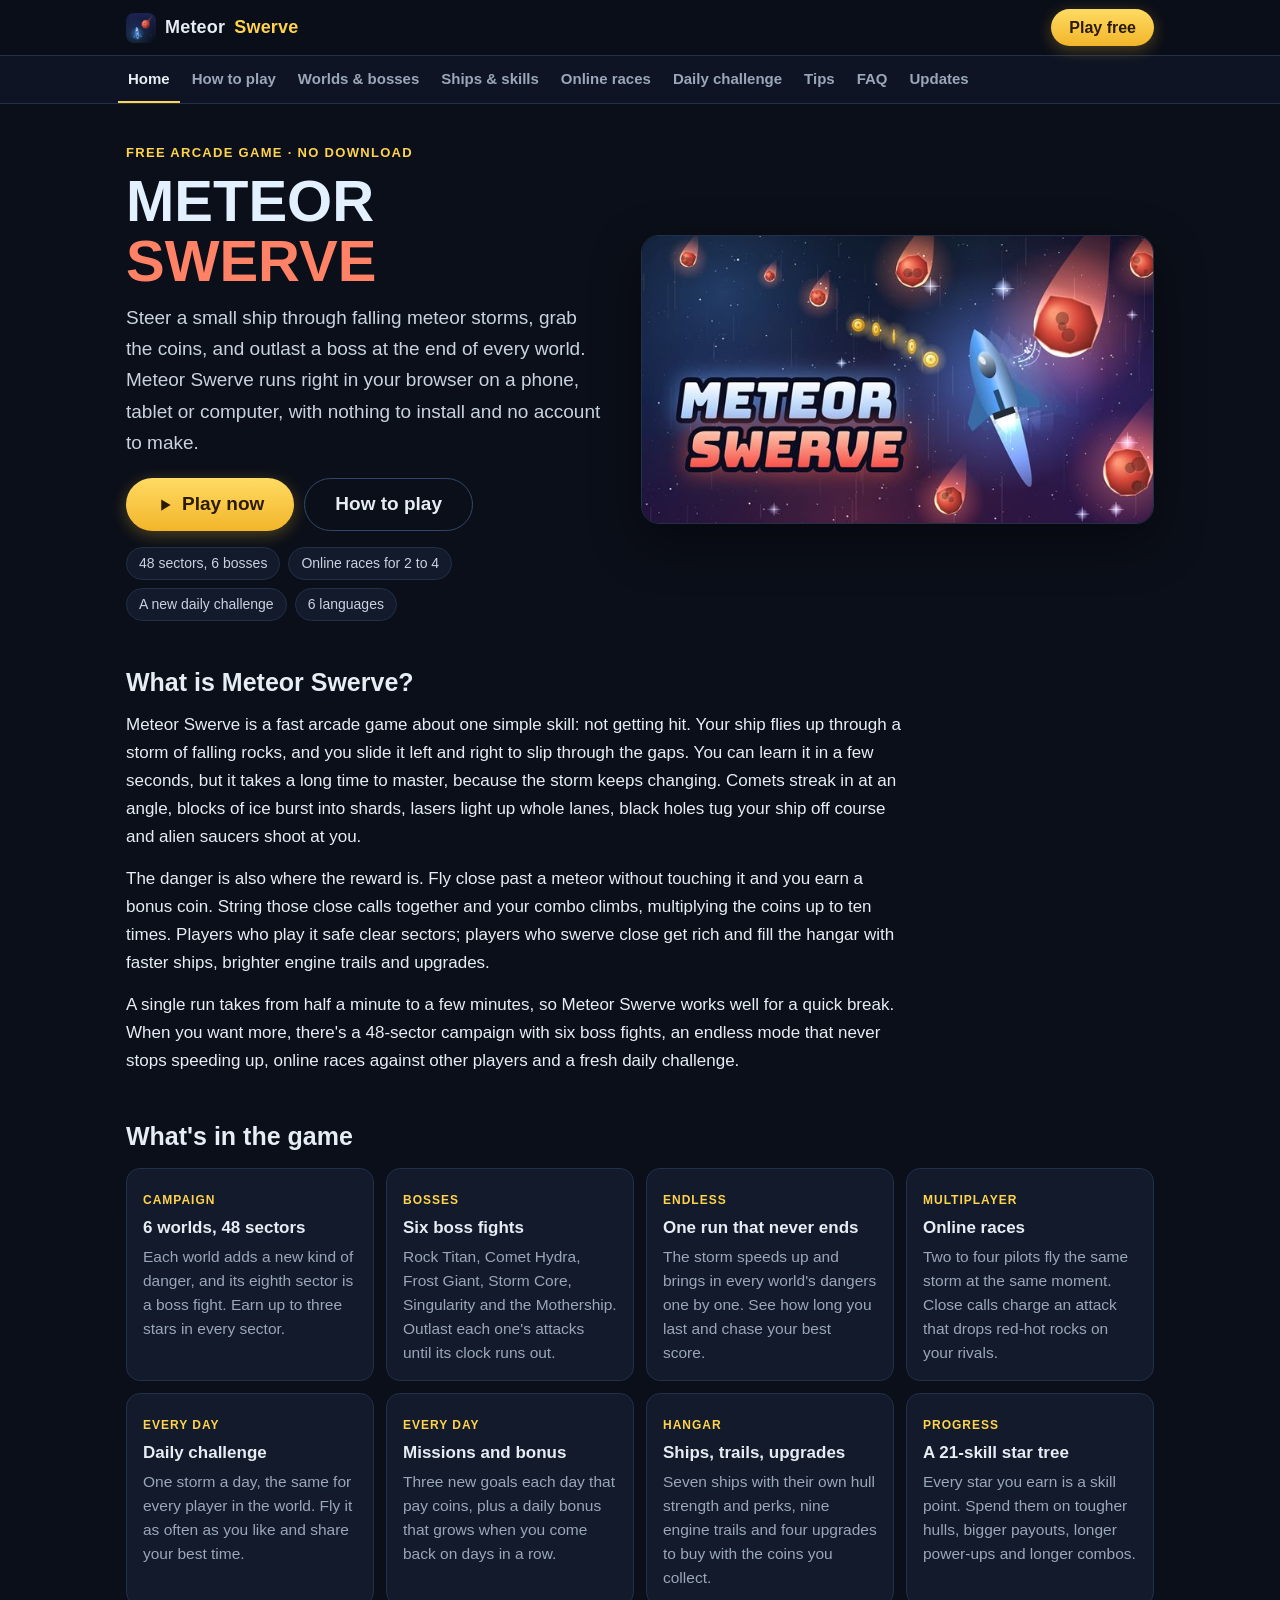
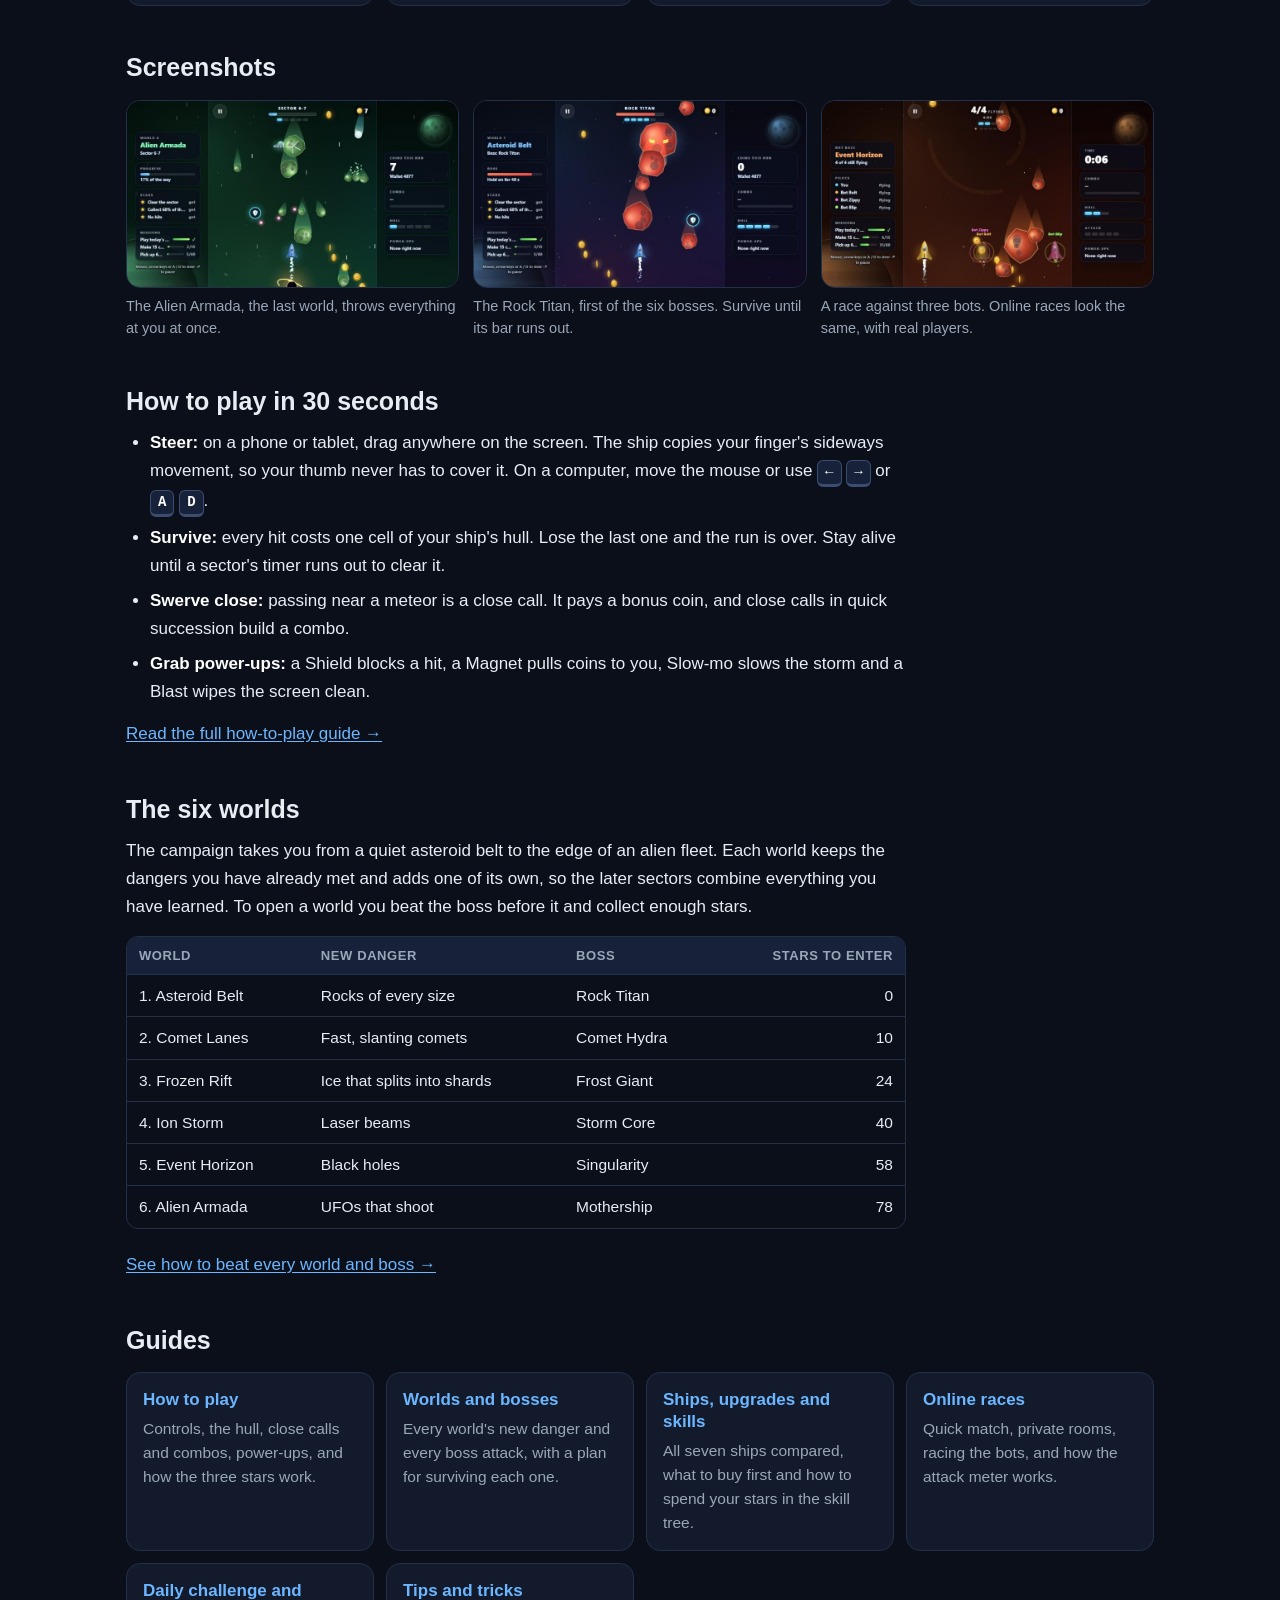
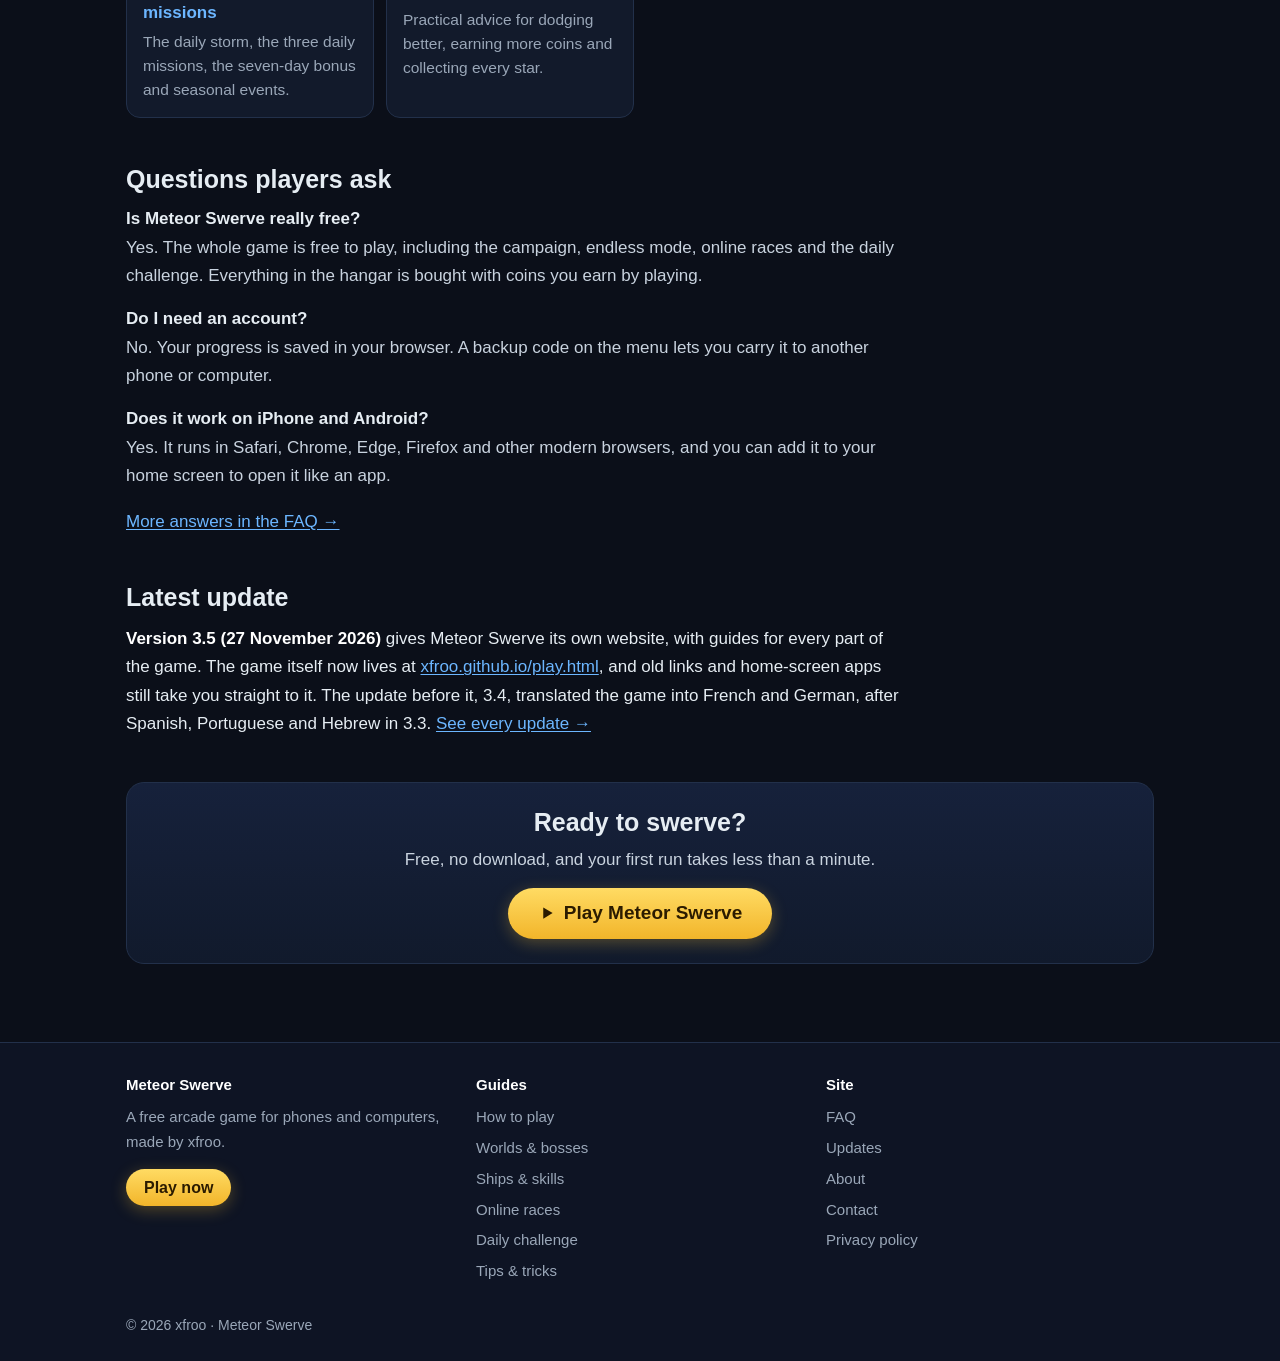
<file: index.html>
<!DOCTYPE html>
<html lang="en">
<head>
  <meta charset="UTF-8">
  <meta http-equiv="Content-Security-Policy" content="object-src 'none'; base-uri 'self'; form-action 'none'">
  <script>
    // The game moved from this address to play.html on 27 November 2026. Old invite and daily
    // links (?room=, ?daily), the game's update button (?v=) and home-screen apps installed
    // before then still open this page, so send them straight on to the game.
    (function () {
      var q = location.search, app = false, fromSite = false;
      try { app = matchMedia("(display-mode: standalone)").matches || navigator.standalone === true; } catch (e) {}
      try { fromSite = !!document.referrer && new URL(document.referrer).origin === location.origin; } catch (e) {}
      if (/[?&](room|daily|v)(=|&|$)/.test(q) || (app && !fromSite)) location.replace("play.html" + q + location.hash);
    })();
  </script>
  <meta name="viewport" content="width=device-width, initial-scale=1">
  <meta name="theme-color" content="#0b0f19">
  <title>Meteor Swerve · Free Space Dodging Game for Phone and PC</title>
  <meta name="description" content="Meteor Swerve is a free arcade game you play in your browser: dodge meteor storms across six worlds, beat six bosses, upgrade your ship and race up to three friends online.">
  <meta name="google-adsense-account" content="ca-pub-9115547121554320">
  <meta name="google-site-verification" content="u44HCf8yI1wSLZQyv7YL_yaz9LQ0aOv1DcezMNegnaU">
  <link rel="canonical" href="https://xfroo.github.io/">
  <meta property="og:type" content="website">
  <meta property="og:site_name" content="Meteor Swerve">
  <meta property="og:title" content="Meteor Swerve · Free space dodging game">
  <meta property="og:description" content="Dodge meteor storms across six worlds, beat the bosses and race your friends online. Free in your browser, no download.">
  <meta property="og:url" content="https://xfroo.github.io/">
  <meta property="og:image" content="https://xfroo.github.io/img/cover-1200.jpg">
  <meta name="twitter:card" content="summary_large_image">
  <link rel="manifest" href="manifest.json">
  <link rel="icon" type="image/svg+xml" href="icon.svg">
  <link rel="apple-touch-icon" href="apple-touch-icon.png">
  <link rel="stylesheet" href="site.css">
  <!-- Google AdSense: on the website's content pages only. Keep Auto ads off for play.html. -->
  <script async src="https://pagead2.googlesyndication.com/pagead/js/adsbygoogle.js?client=ca-pub-9115547121554320" crossorigin="anonymous"></script>
  <script src="site.js" defer></script>
</head>
<body>
<header class="top"><div class="top-in">
  <a class="brand" href="./"><img src="icon.svg" alt="" width="30" height="30">Meteor <span>Swerve</span></a>
  <a class="btn gold" href="play.html">Play free</a>
</div></header>
<nav class="nav" aria-label="Site"><div class="nav-in">
  <a href="./" aria-current="page">Home</a>
  <a href="how-to-play.html">How to play</a>
  <a href="worlds.html">Worlds &amp; bosses</a>
  <a href="ships.html">Ships &amp; skills</a>
  <a href="online-races.html">Online races</a>
  <a href="daily.html">Daily challenge</a>
  <a href="tips.html">Tips</a>
  <a href="faq.html">FAQ</a>
  <a href="updates.html">Updates</a>
</div></nav>

<main class="wide">
  <section class="hero">
    <div>
      <span class="kicker">Free arcade game · No download</span>
      <h1><span class="t1">Meteor</span> <span class="t2">Swerve</span></h1>
      <p class="lead">Steer a small ship through falling meteor storms, grab the coins, and outlast a boss at the end of
        every world. Meteor Swerve runs right in your browser on a phone, tablet or computer, with nothing to install and
        no account to make.</p>
      <p class="cta">
        <a class="btn gold big" href="play.html"><svg viewBox="0 0 24 24" aria-hidden="true"><path d="M7 4.5v15l12.5-7.5z"/></svg>Play now</a>
        <a class="btn ghost big" href="how-to-play.html">How to play</a>
      </p>
      <ul class="chips">
        <li>48 sectors, 6 bosses</li>
        <li>Online races for 2 to 4</li>
        <li>A new daily challenge</li>
        <li>6 languages</li>
      </ul>
    </div>
    <a class="hero-img" href="play.html" aria-label="Play Meteor Swerve">
      <img src="img/cover-1200.jpg" srcset="img/cover-640.jpg 640w, img/cover-1200.jpg 1200w" sizes="(min-width: 900px) 540px, 100vw"
        width="1200" height="675" alt="Meteor Swerve artwork: a blue rocket swerves past glowing red meteors and a trail of gold coins">
    </a>
  </section>

  <div class="narrow">
  <h2>What is Meteor Swerve?</h2>
  <p>Meteor Swerve is a fast arcade game about one simple skill: not getting hit. Your ship flies up through a storm of
    falling rocks, and you slide it left and right to slip through the gaps. You can learn it in a few seconds, but it takes
    a long time to master, because the storm keeps changing. Comets streak in at an angle, blocks of ice burst into
    shards, lasers light up whole lanes, black holes tug your ship off course and alien saucers shoot at you.</p>
  <p>The danger is also where the reward is. Fly close past a meteor without touching it and you earn a bonus coin. String
    those close calls together and your combo climbs, multiplying the coins up to ten times. Players who play it safe
    clear sectors; players who swerve close get rich and fill the hangar with faster ships, brighter engine trails and
    upgrades.</p>
  <p>A single run takes from half a minute to a few minutes, so Meteor Swerve works well for a quick break. When you want
    more, there's a 48-sector campaign with six boss fights, an endless mode that never stops speeding up, online races
    against other players and a fresh daily challenge.</p>

  <h2>What's in the game</h2>
  </div>
  <div class="cards">
    <div class="card"><span class="tag">Campaign</span><h3>6 worlds, 48 sectors</h3>
      <p>Each world adds a new kind of danger, and its eighth sector is a boss fight. Earn up to three stars in every sector.</p></div>
    <div class="card"><span class="tag">Bosses</span><h3>Six boss fights</h3>
      <p>Rock Titan, Comet Hydra, Frost Giant, Storm Core, Singularity and the Mothership. Outlast each one's attacks until its clock runs out.</p></div>
    <div class="card"><span class="tag">Endless</span><h3>One run that never ends</h3>
      <p>The storm speeds up and brings in every world's dangers one by one. See how long you last and chase your best score.</p></div>
    <div class="card"><span class="tag">Multiplayer</span><h3>Online races</h3>
      <p>Two to four pilots fly the same storm at the same moment. Close calls charge an attack that drops red-hot rocks on your rivals.</p></div>
    <div class="card"><span class="tag">Every day</span><h3>Daily challenge</h3>
      <p>One storm a day, the same for every player in the world. Fly it as often as you like and share your best time.</p></div>
    <div class="card"><span class="tag">Every day</span><h3>Missions and bonus</h3>
      <p>Three new goals each day that pay coins, plus a daily bonus that grows when you come back on days in a row.</p></div>
    <div class="card"><span class="tag">Hangar</span><h3>Ships, trails, upgrades</h3>
      <p>Seven ships with their own hull strength and perks, nine engine trails and four upgrades to buy with the coins you collect.</p></div>
    <div class="card"><span class="tag">Progress</span><h3>A 21-skill star tree</h3>
      <p>Every star you earn is a skill point. Spend them on tougher hulls, bigger payouts, longer power-ups and longer combos.</p></div>
  </div>

  <div class="narrow"><h2>Screenshots</h2></div>
  <div class="shots">
    <figure><img src="img/world-6-alien-armada.jpg" width="800" height="450" loading="lazy"
      alt="Meteor Swerve gameplay in the Alien Armada world: a UFO, splitting ice, comets, coins and a shield power-up above the player's ship, with progress, stars and hull panels at the sides">
      <figcaption>The Alien Armada, the last world, throws everything at you at once.</figcaption></figure>
    <figure><img src="img/world-1-rock-titan.jpg" width="800" height="450" loading="lazy"
      alt="The Rock Titan boss hurling boulders at the player's ship, with the boss timer at the top">
      <figcaption>The Rock Titan, first of the six bosses. Survive until its bar runs out.</figcaption></figure>
    <figure><img src="img/bot-race.jpg" width="800" height="450" loading="lazy"
      alt="A race against three computer pilots, each ship labelled with its pilot's name, with a list of pilots and an attack meter at the sides">
      <figcaption>A race against three bots. Online races look the same, with real players.</figcaption></figure>
  </div>

  <div class="narrow">
  <h2>How to play in 30 seconds</h2>
  <ul>
    <li><b>Steer:</b> on a phone or tablet, drag anywhere on the screen. The ship copies your finger's sideways movement,
      so your thumb never has to cover it. On a computer, move the mouse or use <kbd>←</kbd> <kbd>→</kbd> or <kbd>A</kbd> <kbd>D</kbd>.</li>
    <li><b>Survive:</b> every hit costs one cell of your ship's hull. Lose the last one and the run is over. Stay alive
      until a sector's timer runs out to clear it.</li>
    <li><b>Swerve close:</b> passing near a meteor is a close call. It pays a bonus coin, and close calls in quick succession
      build a combo.</li>
    <li><b>Grab power-ups:</b> a Shield blocks a hit, a Magnet pulls coins to you, Slow-mo slows the storm and a Blast
      wipes the screen clean.</li>
  </ul>
  <p><a href="how-to-play.html">Read the full how-to-play guide →</a></p>

  <h2>The six worlds</h2>
  <p>The campaign takes you from a quiet asteroid belt to the edge of an alien fleet. Each world keeps the dangers you have
    already met and adds one of its own, so the later sectors combine everything you have learned. To open a world you
    beat the boss before it and collect enough stars.</p>
  <div class="table-wrap">
    <table>
      <thead><tr><th>World</th><th>New danger</th><th>Boss</th><th class="num">Stars to enter</th></tr></thead>
      <tbody>
        <tr><td>1. Asteroid Belt</td><td>Rocks of every size</td><td>Rock Titan</td><td class="num">0</td></tr>
        <tr><td>2. Comet Lanes</td><td>Fast, slanting comets</td><td>Comet Hydra</td><td class="num">10</td></tr>
        <tr><td>3. Frozen Rift</td><td>Ice that splits into shards</td><td>Frost Giant</td><td class="num">24</td></tr>
        <tr><td>4. Ion Storm</td><td>Laser beams</td><td>Storm Core</td><td class="num">40</td></tr>
        <tr><td>5. Event Horizon</td><td>Black holes</td><td>Singularity</td><td class="num">58</td></tr>
        <tr><td>6. Alien Armada</td><td>UFOs that shoot</td><td>Mothership</td><td class="num">78</td></tr>
      </tbody>
    </table>
  </div>
  <p><a href="worlds.html">See how to beat every world and boss →</a></p>

  <h2>Guides</h2>
  </div>
  <div class="cards">
    <a class="card" href="how-to-play.html"><h3>How to play</h3><p>Controls, the hull, close calls and combos, power-ups, and how the three stars work.</p></a>
    <a class="card" href="worlds.html"><h3>Worlds and bosses</h3><p>Every world's new danger and every boss attack, with a plan for surviving each one.</p></a>
    <a class="card" href="ships.html"><h3>Ships, upgrades and skills</h3><p>All seven ships compared, what to buy first and how to spend your stars in the skill tree.</p></a>
    <a class="card" href="online-races.html"><h3>Online races</h3><p>Quick match, private rooms, racing the bots, and how the attack meter works.</p></a>
    <a class="card" href="daily.html"><h3>Daily challenge and missions</h3><p>The daily storm, the three daily missions, the seven-day bonus and seasonal events.</p></a>
    <a class="card" href="tips.html"><h3>Tips and tricks</h3><p>Practical advice for dodging better, earning more coins and collecting every star.</p></a>
  </div>

  <div class="narrow">
  <h2>Questions players ask</h2>
  <div class="qa"><h3>Is Meteor Swerve really free?</h3>
    <p>Yes. The whole game is free to play, including the campaign, endless mode, online races and the daily challenge.
      Everything in the hangar is bought with coins you earn by playing.</p></div>
  <div class="qa"><h3>Do I need an account?</h3>
    <p>No. Your progress is saved in your browser. A backup code on the menu lets you carry it to another phone or
      computer.</p></div>
  <div class="qa"><h3>Does it work on iPhone and Android?</h3>
    <p>Yes. It runs in Safari, Chrome, Edge, Firefox and other modern browsers, and you can add it to your home screen to
      open it like an app.</p></div>
  <p><a href="faq.html">More answers in the FAQ →</a></p>

  <h2>Latest update</h2>
  <p><b>Version 3.5 (27 November 2026)</b> gives Meteor Swerve its own website, with guides for every part of the game.
    The game itself now lives at <a href="play.html">xfroo.github.io/play.html</a>, and old links and home-screen apps
    still take you straight to it. The update before it, 3.4, translated the game into French and German, after Spanish,
    Portuguese and Hebrew in 3.3. <a href="updates.html">See every update →</a></p>
  </div>

  <div class="end-cta">
    <h2>Ready to swerve?</h2>
    <p>Free, no download, and your first run takes less than a minute.</p>
    <a class="btn gold big" href="play.html"><svg viewBox="0 0 24 24" aria-hidden="true"><path d="M7 4.5v15l12.5-7.5z"/></svg>Play Meteor Swerve</a>
  </div>
</main>

<footer class="foot"><div class="foot-in">
  <div class="foot-cols">
    <div><b>Meteor Swerve</b><p>A free arcade game for phones and computers, made by xfroo.</p><a class="btn gold" href="play.html">Play now</a></div>
    <div><b>Guides</b><a href="how-to-play.html">How to play</a><a href="worlds.html">Worlds &amp; bosses</a><a href="ships.html">Ships &amp; skills</a><a href="online-races.html">Online races</a><a href="daily.html">Daily challenge</a><a href="tips.html">Tips &amp; tricks</a></div>
    <div><b>Site</b><a href="faq.html">FAQ</a><a href="updates.html">Updates</a><a href="about.html">About</a><a href="about.html#contact">Contact</a><a href="privacy.html">Privacy policy</a></div>
  </div>
  <p class="copy">© 2026 xfroo · Meteor Swerve</p>
</div></footer>
</body>
</html>
</file>
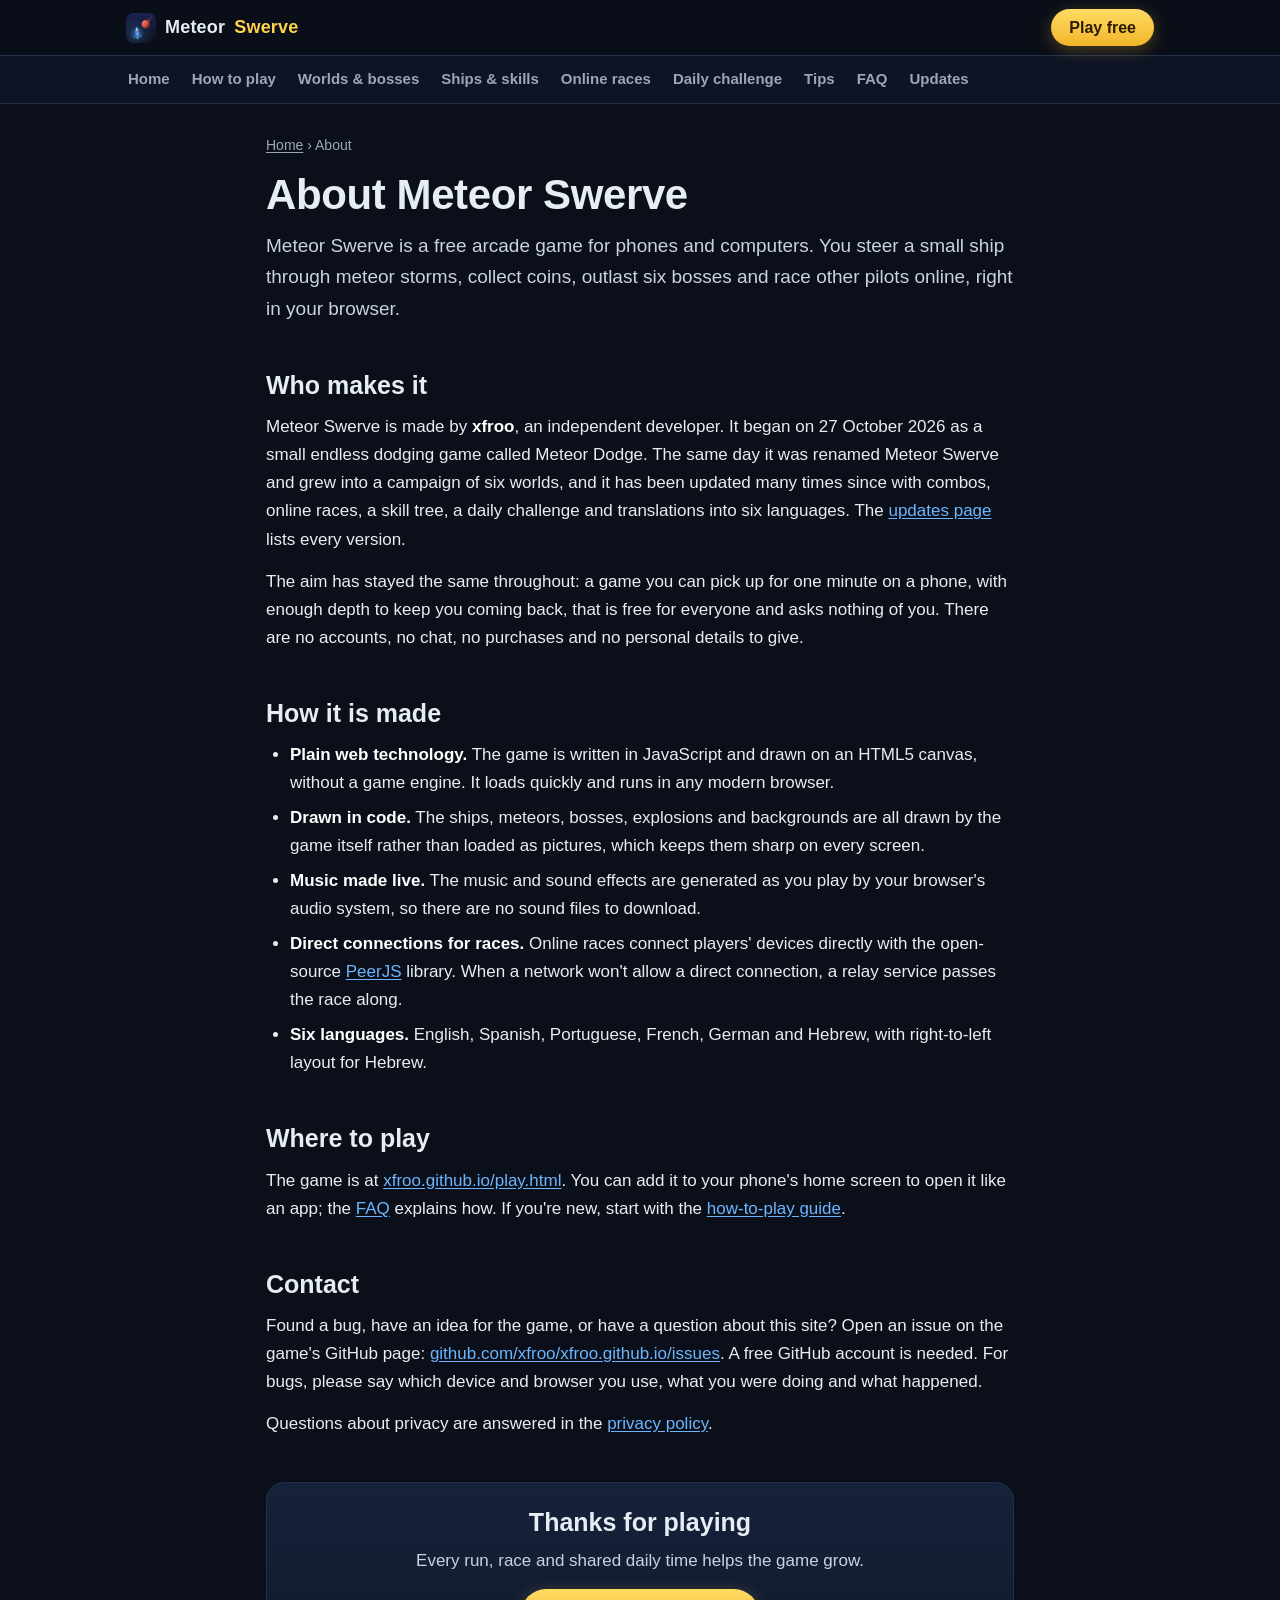
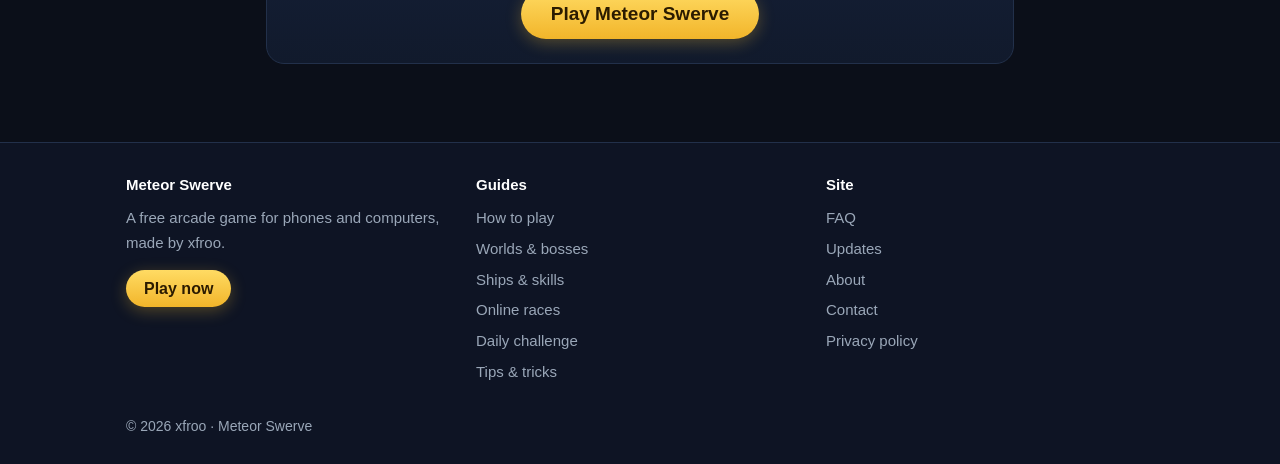
<file: about.html>
<!DOCTYPE html>
<html lang="en">
<head>
  <meta charset="UTF-8">
  <meta http-equiv="Content-Security-Policy" content="default-src 'none'; style-src 'self'; img-src 'self'; base-uri 'none'; form-action 'none'">
  <meta name="viewport" content="width=device-width, initial-scale=1">
  <meta name="theme-color" content="#0b0f19">
  <title>About Meteor Swerve · Who Makes It and How to Get in Touch</title>
  <meta name="description" content="About Meteor Swerve, a free browser arcade game made by the independent developer xfroo: how it began, how it is built, and how to report a bug or suggest an idea.">
  <link rel="canonical" href="https://xfroo.github.io/about.html">
  <link rel="icon" type="image/svg+xml" href="icon.svg">
  <link rel="apple-touch-icon" href="apple-touch-icon.png">
  <link rel="stylesheet" href="site.css">
</head>
<body>
<header class="top"><div class="top-in">
  <a class="brand" href="./"><img src="icon.svg" alt="" width="30" height="30">Meteor <span>Swerve</span></a>
  <a class="btn gold" href="play.html">Play free</a>
</div></header>
<nav class="nav" aria-label="Site"><div class="nav-in">
  <a href="./">Home</a>
  <a href="how-to-play.html">How to play</a>
  <a href="worlds.html">Worlds &amp; bosses</a>
  <a href="ships.html">Ships &amp; skills</a>
  <a href="online-races.html">Online races</a>
  <a href="daily.html">Daily challenge</a>
  <a href="tips.html">Tips</a>
  <a href="faq.html">FAQ</a>
  <a href="updates.html">Updates</a>
</div></nav>

<main>
  <p class="crumbs"><a href="./">Home</a> › About</p>
  <h1>About Meteor Swerve</h1>
  <p class="lead">Meteor Swerve is a free arcade game for phones and computers. You steer a small ship through meteor
    storms, collect coins, outlast six bosses and race other pilots online, right in your browser.</p>

  <h2>Who makes it</h2>
  <p>Meteor Swerve is made by <b>xfroo</b>, an independent developer. It began on 27 October 2026 as a small endless
    dodging game called Meteor Dodge. The same day it was renamed Meteor Swerve and grew into a campaign of six worlds,
    and it has been updated many times since with combos, online races, a skill tree, a daily challenge and
    translations into six languages. The <a href="updates.html">updates page</a> lists every version.</p>
  <p>The aim has stayed the same throughout: a game you can pick up for one minute on a phone, with enough depth to keep
    you coming back, that is free for everyone and asks nothing of you. There are no accounts, no chat, no purchases and
    no personal details to give.</p>

  <h2>How it is made</h2>
  <ul>
    <li><b>Plain web technology.</b> The game is written in JavaScript and drawn on an HTML5 canvas, without a game
      engine. It loads quickly and runs in any modern browser.</li>
    <li><b>Drawn in code.</b> The ships, meteors, bosses, explosions and backgrounds are all drawn by the game itself
      rather than loaded as pictures, which keeps them sharp on every screen.</li>
    <li><b>Music made live.</b> The music and sound effects are generated as you play by your browser's audio system,
      so there are no sound files to download.</li>
    <li><b>Direct connections for races.</b> Online races connect players' devices directly with the open-source
      <a href="https://peerjs.com/">PeerJS</a> library. When a network won't allow a direct connection, a relay
      service passes the race along.</li>
    <li><b>Six languages.</b> English, Spanish, Portuguese, French, German and Hebrew, with right-to-left layout for
      Hebrew.</li>
  </ul>

  <h2>Where to play</h2>
  <p>The game is at <a href="play.html">xfroo.github.io/play.html</a>. You can add it to your phone's home screen to open
    it like an app; the <a href="faq.html">FAQ</a> explains how. If you're new, start with the
    <a href="how-to-play.html">how-to-play guide</a>.</p>

  <h2 id="contact">Contact</h2>
  <p>Found a bug, have an idea for the game, or have a question about this site? Open an issue on the game's GitHub page:
    <a href="https://github.com/xfroo/xfroo.github.io/issues">github.com/xfroo/xfroo.github.io/issues</a>. A free GitHub
    account is needed. For bugs, please say which device and browser you use, what you were doing and what happened.</p>
  <p>Questions about privacy are answered in the <a href="privacy.html">privacy policy</a>.</p>

  <div class="end-cta">
    <h2>Thanks for playing</h2>
    <p>Every run, race and shared daily time helps the game grow.</p>
    <a class="btn gold big" href="play.html">Play Meteor Swerve</a>
  </div>
</main>

<footer class="foot"><div class="foot-in">
  <div class="foot-cols">
    <div><b>Meteor Swerve</b><p>A free arcade game for phones and computers, made by xfroo.</p><a class="btn gold" href="play.html">Play now</a></div>
    <div><b>Guides</b><a href="how-to-play.html">How to play</a><a href="worlds.html">Worlds &amp; bosses</a><a href="ships.html">Ships &amp; skills</a><a href="online-races.html">Online races</a><a href="daily.html">Daily challenge</a><a href="tips.html">Tips &amp; tricks</a></div>
    <div><b>Site</b><a href="faq.html">FAQ</a><a href="updates.html">Updates</a><a href="about.html">About</a><a href="about.html#contact">Contact</a><a href="privacy.html">Privacy policy</a></div>
  </div>
  <p class="copy">© 2026 xfroo · Meteor Swerve</p>
</div></footer>
</body>
</html>
</file>
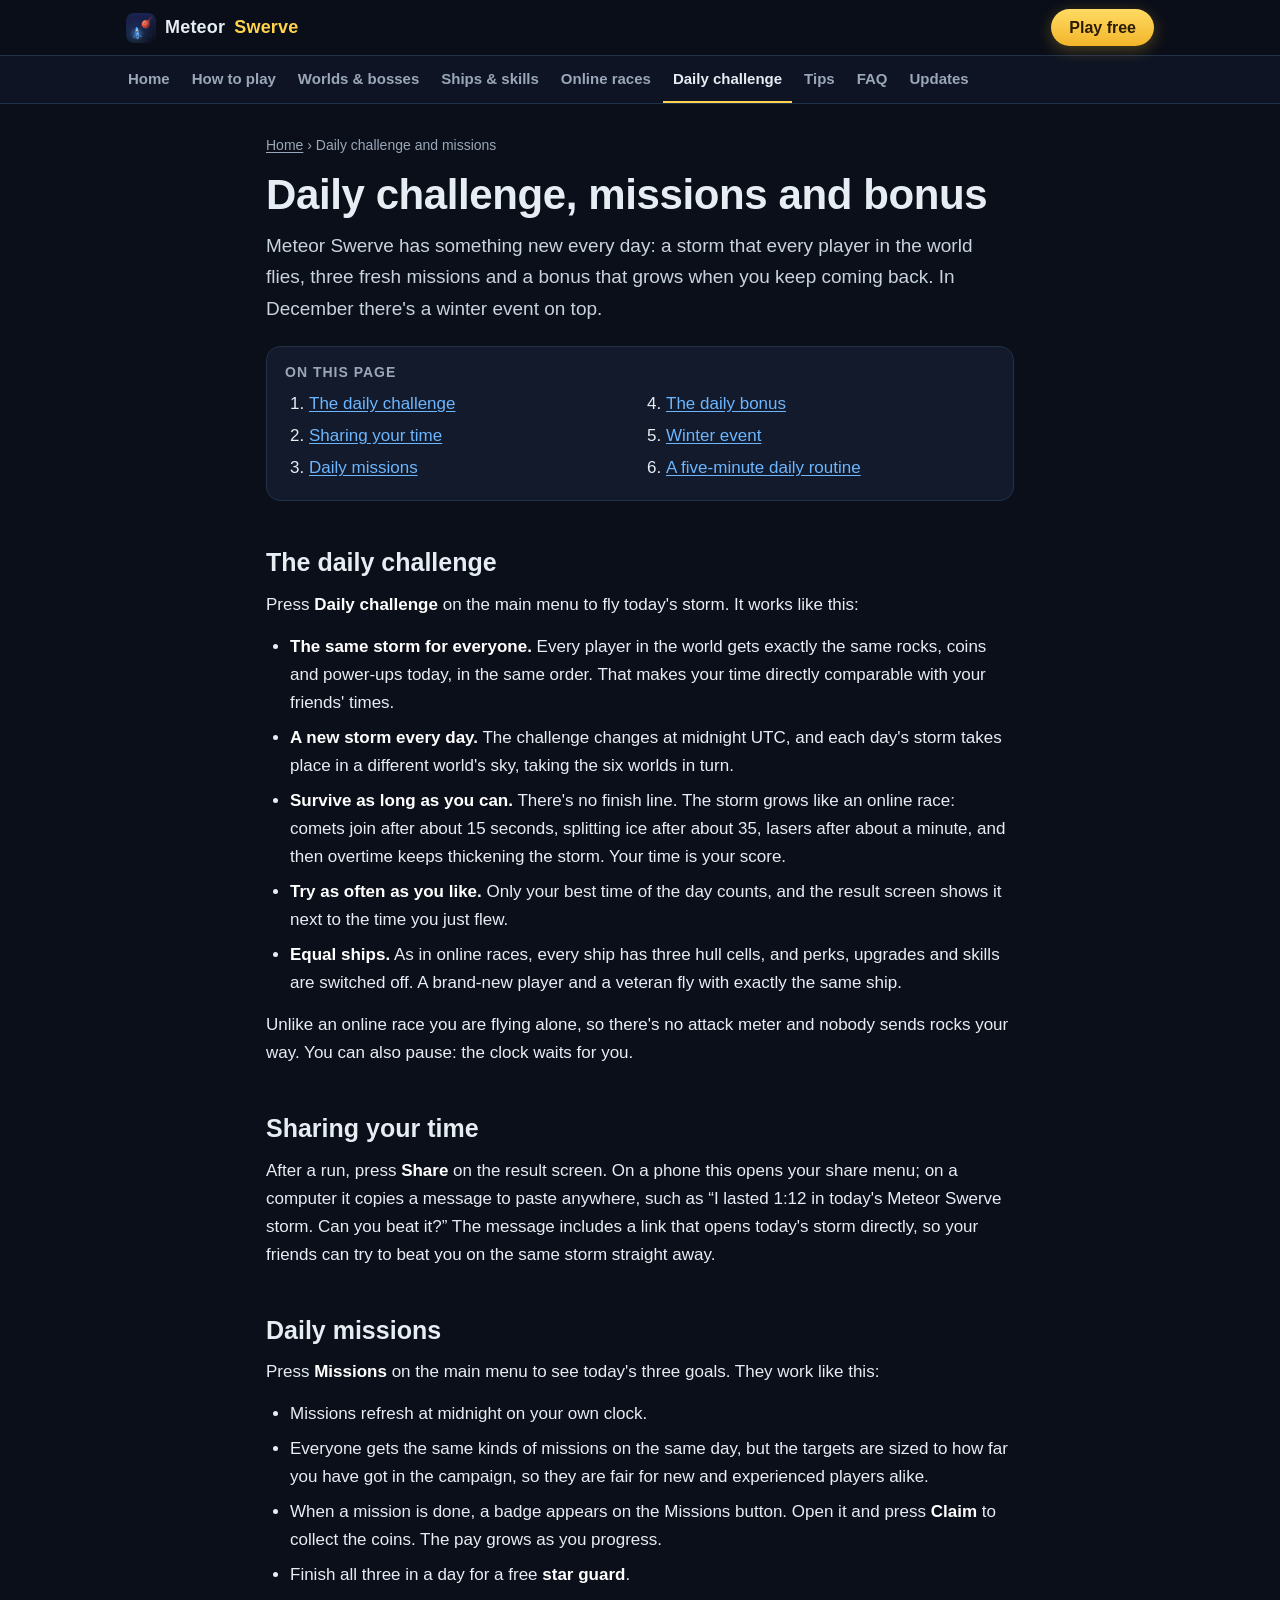
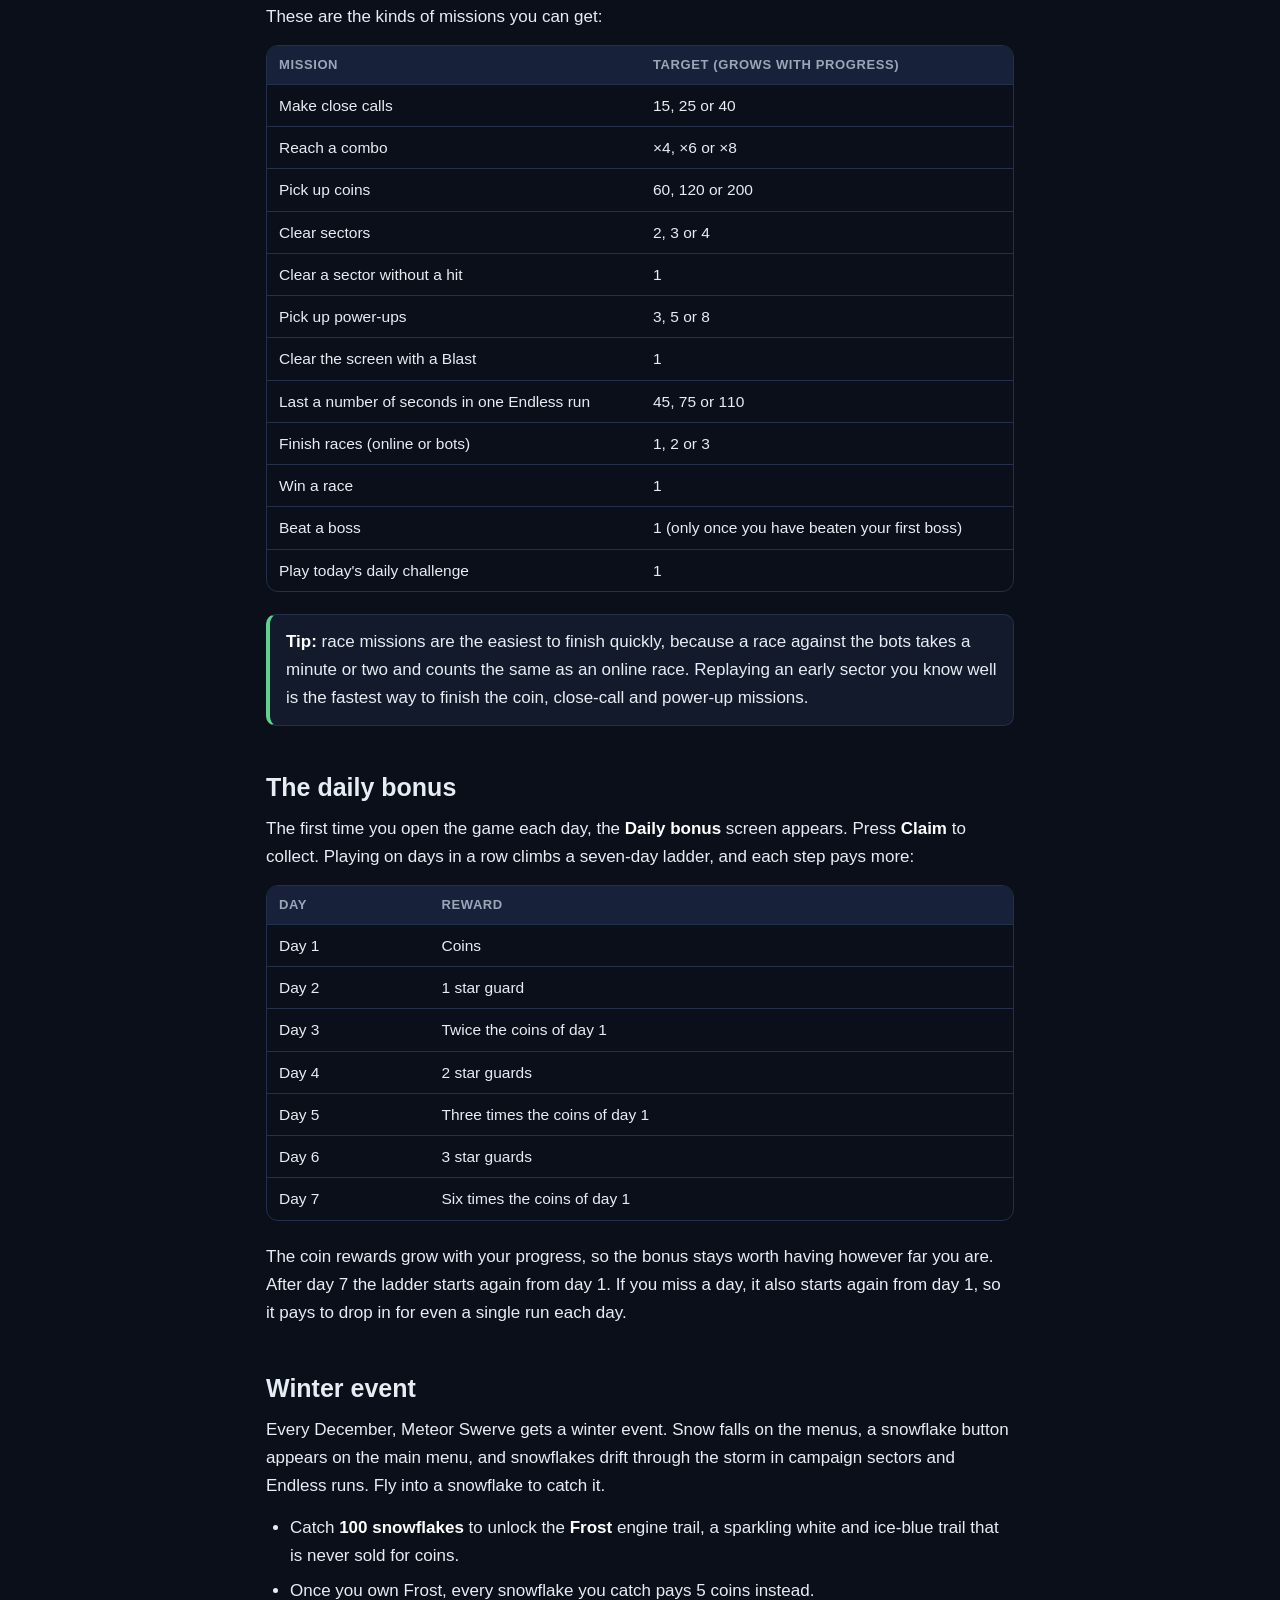
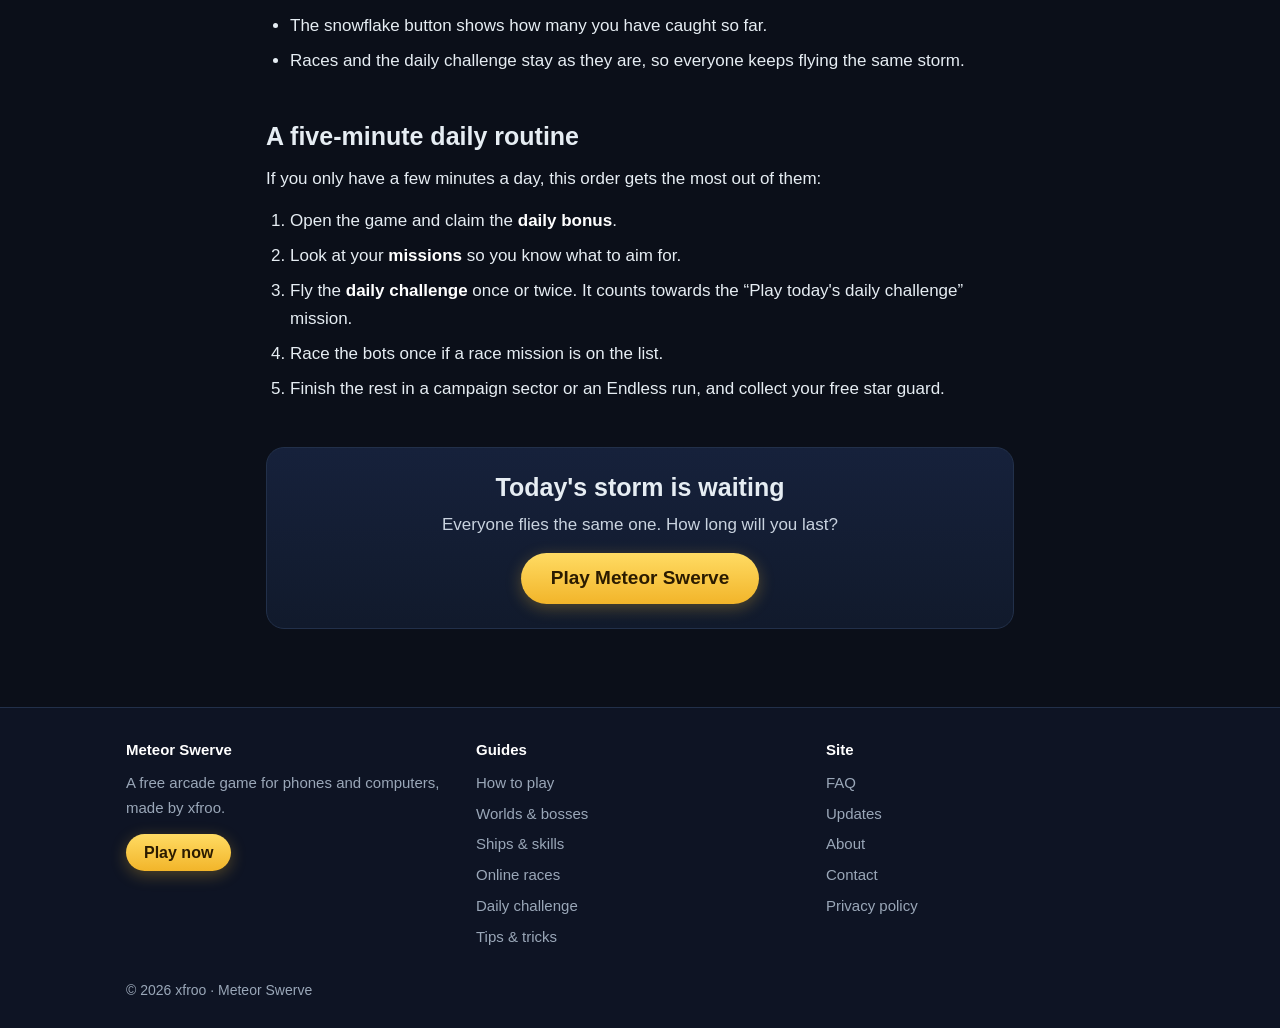
<file: daily.html>
<!DOCTYPE html>
<html lang="en">
<head>
  <meta charset="UTF-8">
  <meta http-equiv="Content-Security-Policy" content="object-src 'none'; base-uri 'self'; form-action 'none'">
  <meta name="viewport" content="width=device-width, initial-scale=1">
  <meta name="theme-color" content="#0b0f19">
  <title>Meteor Swerve Daily Challenge, Missions and Daily Bonus</title>
  <meta name="description" content="Everything that changes each day in Meteor Swerve: the daily challenge storm that is the same for every player, the three daily missions, the seven-day bonus and the December winter event.">
  <link rel="canonical" href="https://xfroo.github.io/daily.html">
  <link rel="icon" type="image/svg+xml" href="icon.svg">
  <link rel="apple-touch-icon" href="apple-touch-icon.png">
  <link rel="stylesheet" href="site.css">
  <script async src="https://pagead2.googlesyndication.com/pagead/js/adsbygoogle.js?client=ca-pub-9115547121554320" crossorigin="anonymous"></script>
  <script src="site.js" defer></script>
</head>
<body>
<header class="top"><div class="top-in">
  <a class="brand" href="./"><img src="icon.svg" alt="" width="30" height="30">Meteor <span>Swerve</span></a>
  <a class="btn gold" href="play.html">Play free</a>
</div></header>
<nav class="nav" aria-label="Site"><div class="nav-in">
  <a href="./">Home</a>
  <a href="how-to-play.html">How to play</a>
  <a href="worlds.html">Worlds &amp; bosses</a>
  <a href="ships.html">Ships &amp; skills</a>
  <a href="online-races.html">Online races</a>
  <a href="daily.html" aria-current="page">Daily challenge</a>
  <a href="tips.html">Tips</a>
  <a href="faq.html">FAQ</a>
  <a href="updates.html">Updates</a>
</div></nav>

<main>
  <p class="crumbs"><a href="./">Home</a> › Daily challenge and missions</p>
  <h1>Daily challenge, missions and bonus</h1>
  <p class="lead">Meteor Swerve has something new every day: a storm that every player in the world flies, three fresh
    missions and a bonus that grows when you keep coming back. In December there's a winter event on top.</p>

  <nav class="toc" aria-label="On this page">
    <b>On this page</b>
    <ol>
      <li><a href="#challenge">The daily challenge</a></li>
      <li><a href="#share">Sharing your time</a></li>
      <li><a href="#missions">Daily missions</a></li>
      <li><a href="#bonus">The daily bonus</a></li>
      <li><a href="#winter">Winter event</a></li>
      <li><a href="#routine">A five-minute daily routine</a></li>
    </ol>
  </nav>

  <h2 id="challenge">The daily challenge</h2>
  <p>Press <b>Daily challenge</b> on the main menu to fly today's storm. It works like this:</p>
  <ul>
    <li><b>The same storm for everyone.</b> Every player in the world gets exactly the same rocks, coins and power-ups
      today, in the same order. That makes your time directly comparable with your friends' times.</li>
    <li><b>A new storm every day.</b> The challenge changes at midnight UTC, and each day's storm takes place in a
      different world's sky, taking the six worlds in turn.</li>
    <li><b>Survive as long as you can.</b> There's no finish line. The storm grows like an online race: comets join after
      about 15 seconds, splitting ice after about 35, lasers after about a minute, and then overtime keeps thickening the
      storm. Your time is your score.</li>
    <li><b>Try as often as you like.</b> Only your best time of the day counts, and the result screen shows it next to
      the time you just flew.</li>
    <li><b>Equal ships.</b> As in online races, every ship has three hull cells, and perks, upgrades and skills are
      switched off. A brand-new player and a veteran fly with exactly the same ship.</li>
  </ul>
  <p>Unlike an online race you are flying alone, so there's no attack meter and nobody sends rocks your way. You can
    also pause: the clock waits for you.</p>

  <h2 id="share">Sharing your time</h2>
  <p>After a run, press <b>Share</b> on the result screen. On a phone this opens your share menu; on a computer it copies
    a message to paste anywhere, such as “I lasted 1:12 in today's Meteor Swerve storm. Can you beat it?” The message
    includes a link that opens today's storm directly, so your friends can try to beat you on the same storm straight
    away.</p>

  <h2 id="missions">Daily missions</h2>
  <p>Press <b>Missions</b> on the main menu to see today's three goals. They work like this:</p>
  <ul>
    <li>Missions refresh at midnight on your own clock.</li>
    <li>Everyone gets the same kinds of missions on the same day, but the targets are sized to how far you have got in the
      campaign, so they are fair for new and experienced players alike.</li>
    <li>When a mission is done, a badge appears on the Missions button. Open it and press <b>Claim</b> to collect the
      coins. The pay grows as you progress.</li>
    <li>Finish all three in a day for a free <b>star guard</b>.</li>
  </ul>
  <p>These are the kinds of missions you can get:</p>
  <div class="table-wrap">
    <table>
      <thead><tr><th>Mission</th><th>Target (grows with progress)</th></tr></thead>
      <tbody>
        <tr><td>Make close calls</td><td>15, 25 or 40</td></tr>
        <tr><td>Reach a combo</td><td>×4, ×6 or ×8</td></tr>
        <tr><td>Pick up coins</td><td>60, 120 or 200</td></tr>
        <tr><td>Clear sectors</td><td>2, 3 or 4</td></tr>
        <tr><td>Clear a sector without a hit</td><td>1</td></tr>
        <tr><td>Pick up power-ups</td><td>3, 5 or 8</td></tr>
        <tr><td>Clear the screen with a Blast</td><td>1</td></tr>
        <tr><td>Last a number of seconds in one Endless run</td><td>45, 75 or 110</td></tr>
        <tr><td>Finish races (online or bots)</td><td>1, 2 or 3</td></tr>
        <tr><td>Win a race</td><td>1</td></tr>
        <tr><td>Beat a boss</td><td>1 (only once you have beaten your first boss)</td></tr>
        <tr><td>Play today's daily challenge</td><td>1</td></tr>
      </tbody>
    </table>
  </div>
  <div class="note tip"><p><b>Tip:</b> race missions are the easiest to finish quickly, because a race against the bots
    takes a minute or two and counts the same as an online race. Replaying an early sector you know well is the
    fastest way to finish the coin, close-call and power-up missions.</p></div>

  <h2 id="bonus">The daily bonus</h2>
  <p>The first time you open the game each day, the <b>Daily bonus</b> screen appears. Press <b>Claim</b> to collect.
    Playing on days in a row climbs a seven-day ladder, and each step pays more:</p>
  <div class="table-wrap">
    <table>
      <thead><tr><th>Day</th><th>Reward</th></tr></thead>
      <tbody>
        <tr><td>Day 1</td><td>Coins</td></tr>
        <tr><td>Day 2</td><td>1 star guard</td></tr>
        <tr><td>Day 3</td><td>Twice the coins of day 1</td></tr>
        <tr><td>Day 4</td><td>2 star guards</td></tr>
        <tr><td>Day 5</td><td>Three times the coins of day 1</td></tr>
        <tr><td>Day 6</td><td>3 star guards</td></tr>
        <tr><td>Day 7</td><td>Six times the coins of day 1</td></tr>
      </tbody>
    </table>
  </div>
  <p>The coin rewards grow with your progress, so the bonus stays worth having however far you are. After day 7 the
    ladder starts again from day 1. If you miss a day, it also starts again from day 1, so it pays to drop in for even a
    single run each day.</p>

  <h2 id="winter">Winter event</h2>
  <p>Every December, Meteor Swerve gets a winter event. Snow falls on the menus, a snowflake button appears on the main
    menu, and snowflakes drift through the storm in campaign sectors and Endless runs. Fly into a snowflake to catch it.</p>
  <ul>
    <li>Catch <b>100 snowflakes</b> to unlock the <b>Frost</b> engine trail, a sparkling white and ice-blue trail that is
      never sold for coins.</li>
    <li>Once you own Frost, every snowflake you catch pays 5 coins instead.</li>
    <li>The snowflake button shows how many you have caught so far.</li>
    <li>Races and the daily challenge stay as they are, so everyone keeps flying the same storm.</li>
  </ul>

  <h2 id="routine">A five-minute daily routine</h2>
  <p>If you only have a few minutes a day, this order gets the most out of them:</p>
  <ol>
    <li>Open the game and claim the <b>daily bonus</b>.</li>
    <li>Look at your <b>missions</b> so you know what to aim for.</li>
    <li>Fly the <b>daily challenge</b> once or twice. It counts towards the “Play today's daily challenge” mission.</li>
    <li>Race the bots once if a race mission is on the list.</li>
    <li>Finish the rest in a campaign sector or an Endless run, and collect your free star guard.</li>
  </ol>

  <div class="end-cta">
    <h2>Today's storm is waiting</h2>
    <p>Everyone flies the same one. How long will you last?</p>
    <a class="btn gold big" href="play.html">Play Meteor Swerve</a>
  </div>
</main>

<footer class="foot"><div class="foot-in">
  <div class="foot-cols">
    <div><b>Meteor Swerve</b><p>A free arcade game for phones and computers, made by xfroo.</p><a class="btn gold" href="play.html">Play now</a></div>
    <div><b>Guides</b><a href="how-to-play.html">How to play</a><a href="worlds.html">Worlds &amp; bosses</a><a href="ships.html">Ships &amp; skills</a><a href="online-races.html">Online races</a><a href="daily.html">Daily challenge</a><a href="tips.html">Tips &amp; tricks</a></div>
    <div><b>Site</b><a href="faq.html">FAQ</a><a href="updates.html">Updates</a><a href="about.html">About</a><a href="about.html#contact">Contact</a><a href="privacy.html">Privacy policy</a></div>
  </div>
  <p class="copy">© 2026 xfroo · Meteor Swerve</p>
</div></footer>
</body>
</html>
</file>
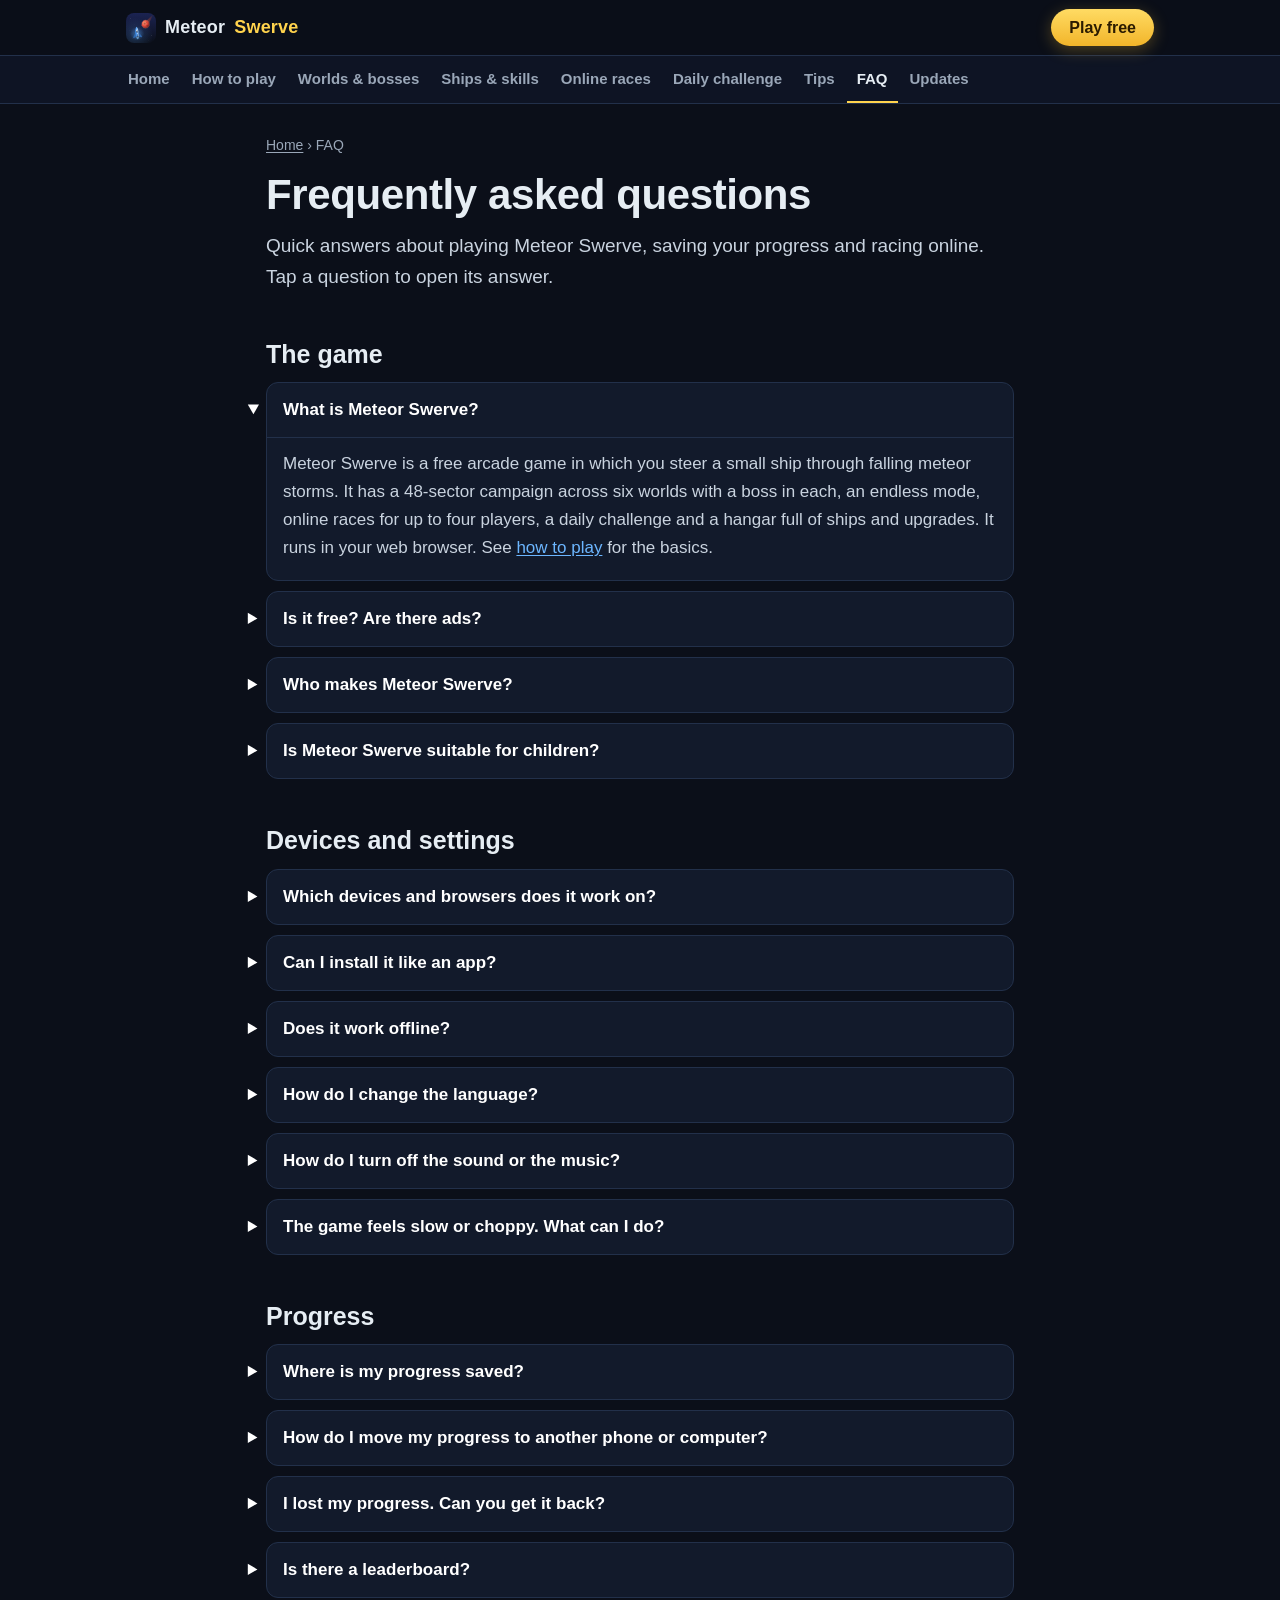
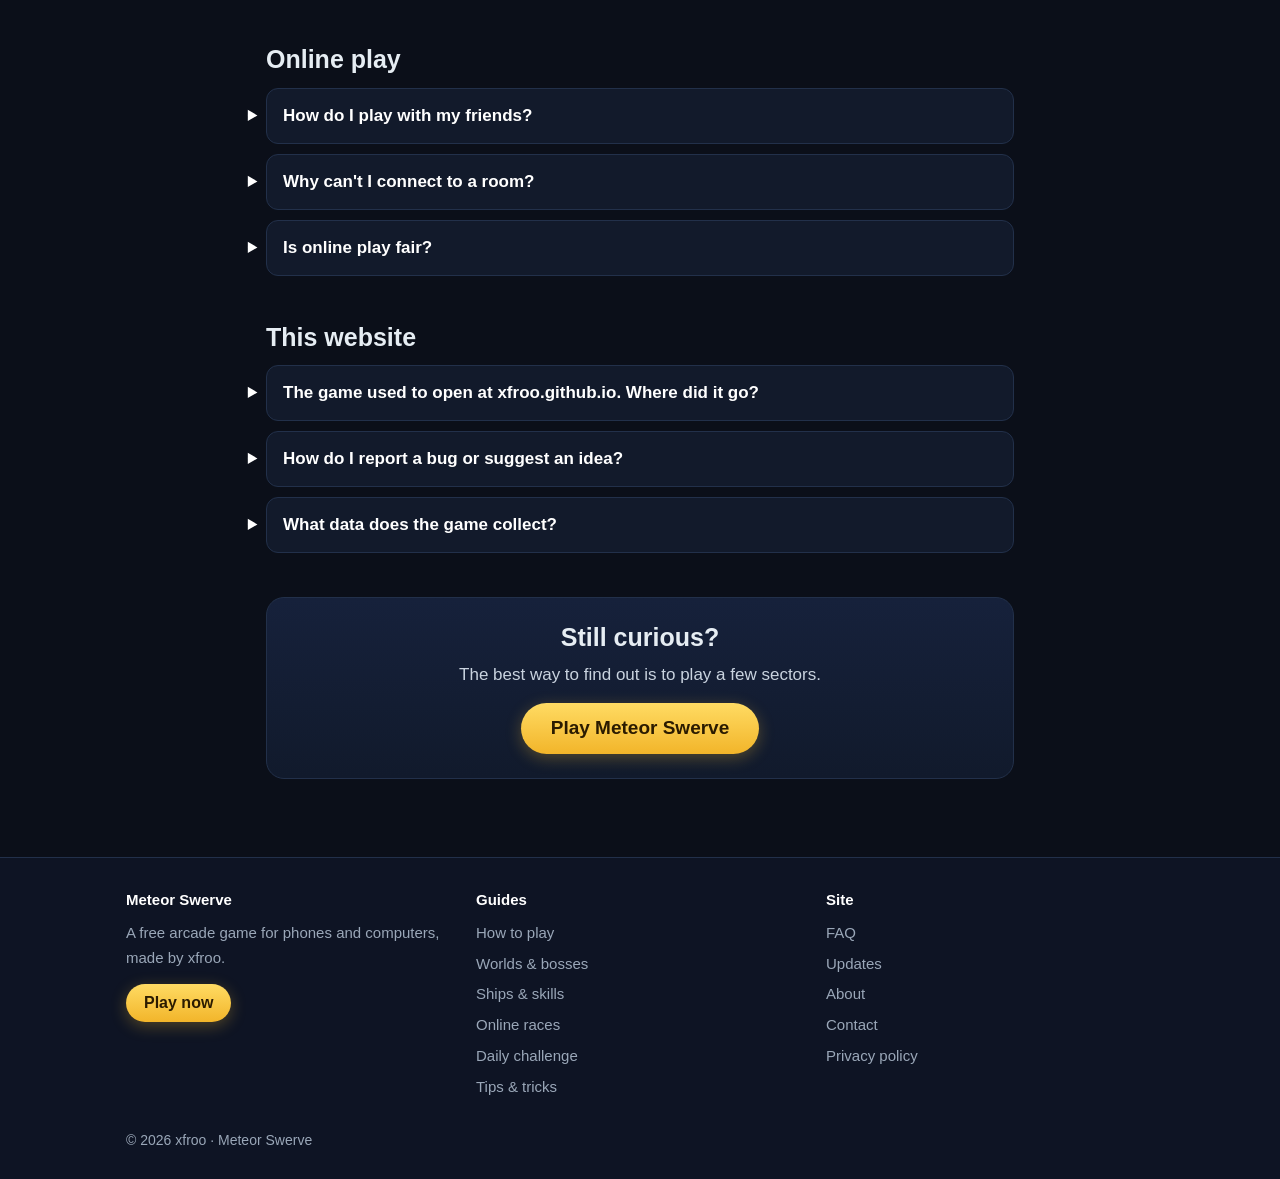
<file: faq.html>
<!DOCTYPE html>
<html lang="en">
<head>
  <meta charset="UTF-8">
  <meta http-equiv="Content-Security-Policy" content="object-src 'none'; base-uri 'self'; form-action 'none'">
  <meta name="viewport" content="width=device-width, initial-scale=1">
  <meta name="theme-color" content="#0b0f19">
  <title>Meteor Swerve FAQ · Saving, Devices, Online Play and More</title>
  <meta name="description" content="Answers to common Meteor Swerve questions: is it free, which devices it runs on, how to install it, where progress is saved and how to move it, playing with friends, and how to report a bug.">
  <link rel="canonical" href="https://xfroo.github.io/faq.html">
  <link rel="icon" type="image/svg+xml" href="icon.svg">
  <link rel="apple-touch-icon" href="apple-touch-icon.png">
  <link rel="stylesheet" href="site.css">
  <script async src="https://pagead2.googlesyndication.com/pagead/js/adsbygoogle.js?client=ca-pub-9115547121554320" crossorigin="anonymous"></script>
  <script src="site.js" defer></script>
</head>
<body>
<header class="top"><div class="top-in">
  <a class="brand" href="./"><img src="icon.svg" alt="" width="30" height="30">Meteor <span>Swerve</span></a>
  <a class="btn gold" href="play.html">Play free</a>
</div></header>
<nav class="nav" aria-label="Site"><div class="nav-in">
  <a href="./">Home</a>
  <a href="how-to-play.html">How to play</a>
  <a href="worlds.html">Worlds &amp; bosses</a>
  <a href="ships.html">Ships &amp; skills</a>
  <a href="online-races.html">Online races</a>
  <a href="daily.html">Daily challenge</a>
  <a href="tips.html">Tips</a>
  <a href="faq.html" aria-current="page">FAQ</a>
  <a href="updates.html">Updates</a>
</div></nav>

<main>
  <p class="crumbs"><a href="./">Home</a> › FAQ</p>
  <h1>Frequently asked questions</h1>
  <p class="lead">Quick answers about playing Meteor Swerve, saving your progress and racing online. Tap a question to
    open its answer.</p>

  <h2 id="general">The game</h2>
  <details class="faq" open>
    <summary>What is Meteor Swerve?</summary>
    <div><p>Meteor Swerve is a free arcade game in which you steer a small ship through falling meteor storms. It has a
      48-sector campaign across six worlds with a boss in each, an endless mode, online races for up to four players, a
      daily challenge and a hangar full of ships and upgrades. It runs in your web browser. See
      <a href="how-to-play.html">how to play</a> for the basics.</p></div>
  </details>
  <details class="faq">
    <summary>Is it free? Are there ads?</summary>
    <div><p>Yes, the whole game is free to play, and everything in it is earned by playing: there is nothing to buy with
      real money. Ads help pay for the game's development. Any ads appear only between sectors or when you choose to
      watch one for a reward, never while you are flying.</p></div>
  </details>
  <details class="faq">
    <summary>Who makes Meteor Swerve?</summary>
    <div><p>Meteor Swerve is made by xfroo, an independent developer, and it is updated regularly. You can read about
      the game's history on the <a href="updates.html">updates page</a> and more about the project on the
      <a href="about.html">about page</a>.</p></div>
  </details>
  <details class="faq">
    <summary>Is Meteor Swerve suitable for children?</summary>
    <div><p>The game is made for a general audience. There is no blood or realistic violence, just rocks bursting into
      sparks. There is no chat and no way to send messages to other players, pilot names are made up by the game, and the
      game never asks for a name, email address or any other personal details.</p></div>
  </details>

  <h2 id="devices">Devices and settings</h2>
  <details class="faq">
    <summary>Which devices and browsers does it work on?</summary>
    <div><p>Meteor Swerve works on phones, tablets and computers in any modern browser, including Safari on iPhone and
      iPad, Chrome on Android, and Chrome, Edge, Firefox and Safari on computers. It adapts to the screen: on a wide
      screen, panels beside the play area show your progress, coins and power-ups. It runs just as smoothly on 60 Hz and
      120 Hz screens.</p></div>
  </details>
  <details class="faq">
    <summary>Can I install it like an app?</summary>
    <div>
      <p>Yes. Installing it puts an icon on your home screen and opens the game full screen, without the browser's address
        bar.</p>
      <ul>
        <li><b>iPhone and iPad:</b> open the game in Safari, tap the Share button and choose <b>Add to Home Screen</b>.</li>
        <li><b>Android:</b> open the game in Chrome, open the menu (⋮) and choose <b>Install app</b> or <b>Add to Home
          screen</b>.</li>
        <li><b>Computer:</b> Chrome and Edge can install it too, from the install option in the browser's menu.</li>
      </ul>
      <p>On iPhone and iPad the home-screen app keeps its own save, separate from Safari's. Use a backup code (see below)
        to move your progress between them.</p>
    </div>
  </details>
  <details class="faq">
    <summary>Does it work offline?</summary>
    <div><p>You need an internet connection to open the game. Once it has loaded, single-player modes keep working even
      if your connection drops, and so do races against the bots. Online races need a connection the whole time.</p></div>
  </details>
  <details class="faq">
    <summary>How do I change the language?</summary>
    <div><p>The game speaks English, Spanish, Portuguese, French, German and Hebrew. It picks your browser's language
      the first time you play. To change it, press the language name at the very bottom of the main menu and choose
      another one.</p></div>
  </details>
  <details class="faq">
    <summary>How do I turn off the sound or the music?</summary>
    <div><p>The main menu and the pause screen both have a speaker button for sound effects and a music-note button for
      the music. They are separate, so you can keep the sound effects and turn off the music, or the other way round.</p></div>
  </details>
  <details class="faq">
    <summary>The game feels slow or choppy. What can I do?</summary>
    <div><p>Meteor Swerve is light, but older phones can struggle when lots of other things are running. Close other
      browser tabs and apps, turn off battery saver or Low Power Mode while you play, and make sure your browser is up to
      date.</p></div>
  </details>

  <h2 id="progress">Progress</h2>
  <details class="faq">
    <summary>Where is my progress saved?</summary>
    <div><p>In your browser's storage on your own device. There is no account and no server, so nothing about your game
      leaves your device. The flip side is that clearing your browser's data for the site, or playing in a private
      window, starts you from scratch.</p></div>
  </details>
  <details class="faq">
    <summary>How do I move my progress to another phone or computer?</summary>
    <div><p>Tap the save icon at the bottom of the main menu. Press <b>Copy my code</b> to copy your backup code and send
      it to yourself or keep it in your notes. On the other device, open the same screen, paste the code into the second
      box and press <b>Restore this code</b>. Coins, stars, ships, trails, upgrades and skills all come across.</p></div>
  </details>
  <details class="faq">
    <summary>I lost my progress. Can you get it back?</summary>
    <div><p>Unfortunately not. Progress is only ever stored on your device, so there is no copy anywhere else. If you
      saved a backup code earlier, you can restore it from the save screen. To avoid losing progress in future, copy a
      fresh backup code now and then.</p></div>
  </details>
  <details class="faq">
    <summary>Is there a leaderboard?</summary>
    <div><p>There is no global leaderboard. The <a href="daily.html">daily challenge</a> is the place to compare
      yourself with others: everyone flies the same storm each day, and the Share button sends your time with a link
      so friends can try to beat it on the very same storm.</p></div>
  </details>

  <h2 id="online">Online play</h2>
  <details class="faq">
    <summary>How do I play with my friends?</summary>
    <div><p>Press <b>Online race</b>, then <b>Create room</b>. Send your friends the four-letter room code or press
      <b>Copy invite link</b> and send the link. When they have joined, press <b>Start race</b>. Up to four pilots can
      race at once. The <a href="online-races.html">online races guide</a> has all the details.</p></div>
  </details>
  <details class="faq">
    <summary>Why can't I connect to a room?</summary>
    <div><p>The most common reasons are a mistyped code, a room whose host has left, or a network that blocks direct
      connections between devices, which is common on school and office networks. Try switching between Wi-Fi and mobile
      data. The <a href="online-races.html#connection">connection section</a> of the races guide explains each error
      message.</p></div>
  </details>
  <details class="faq">
    <summary>Is online play fair?</summary>
    <div><p>Yes. In a race every ship has the same three hull cells, and ship perks, upgrades and skills are switched
      off, so a new player and a veteran fly with identical ships. The game also drops players whose game sends
      impossible moves.</p></div>
  </details>

  <h2 id="site">This website</h2>
  <details class="faq">
    <summary>The game used to open at xfroo.github.io. Where did it go?</summary>
    <div><p>Since version 3.5 (27 November 2026) the game itself lives at
      <a href="play.html">xfroo.github.io/play.html</a>, and the main address is this website with guides. Old invite
      links, daily challenge links and home-screen apps still take you straight to the game, and your progress is
      untouched.</p></div>
  </details>
  <details class="faq">
    <summary>How do I report a bug or suggest an idea?</summary>
    <div><p>Open an issue on the game's GitHub page at
      <a href="https://github.com/xfroo/xfroo.github.io/issues">github.com/xfroo/xfroo.github.io/issues</a> (a free
      GitHub account is needed). Say which device and browser you use and what happened, and include a screenshot if
      you can.</p></div>
  </details>
  <details class="faq">
    <summary>What data does the game collect?</summary>
    <div><p>Very little. The site counts visits without cookies, and online races connect players' devices to each
      other. The <a href="privacy.html">privacy policy</a> explains everything, including how ads use cookies.</p></div>
  </details>

  <div class="end-cta">
    <h2>Still curious?</h2>
    <p>The best way to find out is to play a few sectors.</p>
    <a class="btn gold big" href="play.html">Play Meteor Swerve</a>
  </div>
</main>

<footer class="foot"><div class="foot-in">
  <div class="foot-cols">
    <div><b>Meteor Swerve</b><p>A free arcade game for phones and computers, made by xfroo.</p><a class="btn gold" href="play.html">Play now</a></div>
    <div><b>Guides</b><a href="how-to-play.html">How to play</a><a href="worlds.html">Worlds &amp; bosses</a><a href="ships.html">Ships &amp; skills</a><a href="online-races.html">Online races</a><a href="daily.html">Daily challenge</a><a href="tips.html">Tips &amp; tricks</a></div>
    <div><b>Site</b><a href="faq.html">FAQ</a><a href="updates.html">Updates</a><a href="about.html">About</a><a href="about.html#contact">Contact</a><a href="privacy.html">Privacy policy</a></div>
  </div>
  <p class="copy">© 2026 xfroo · Meteor Swerve</p>
</div></footer>
</body>
</html>
</file>
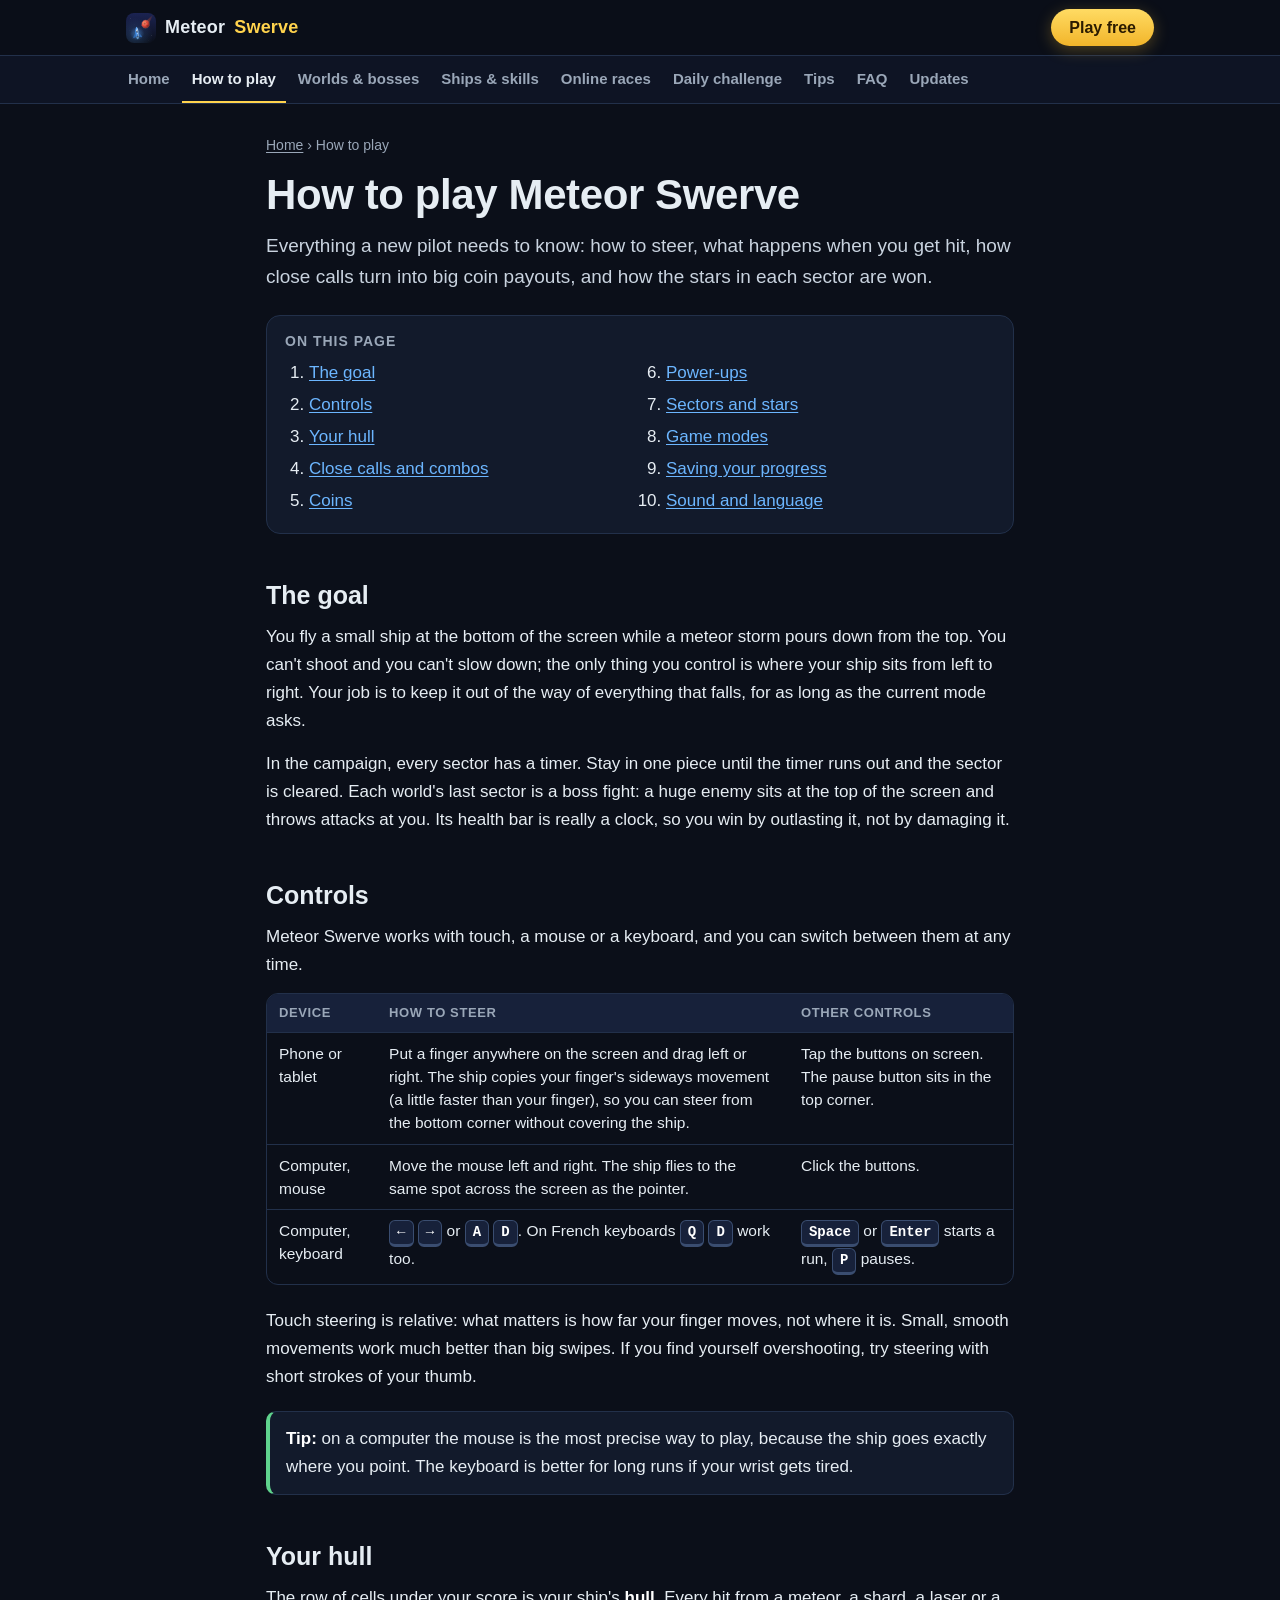
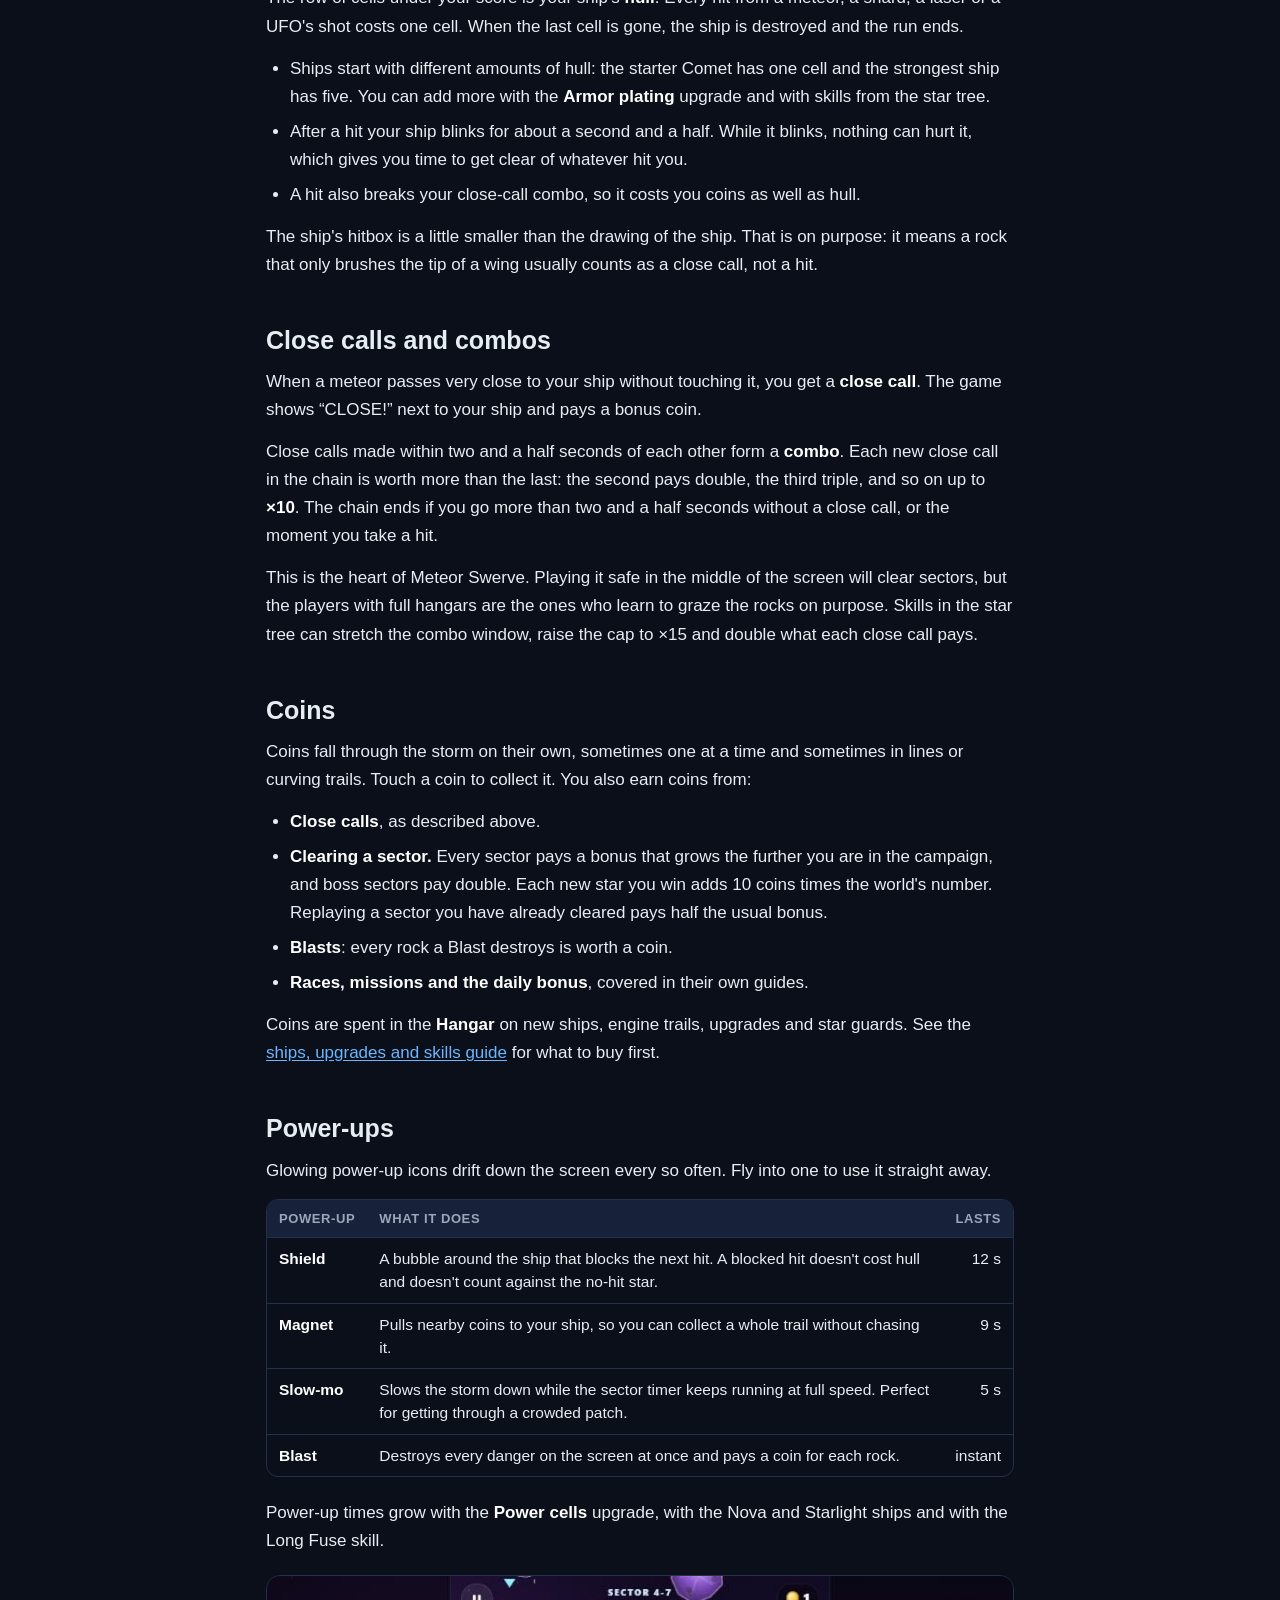
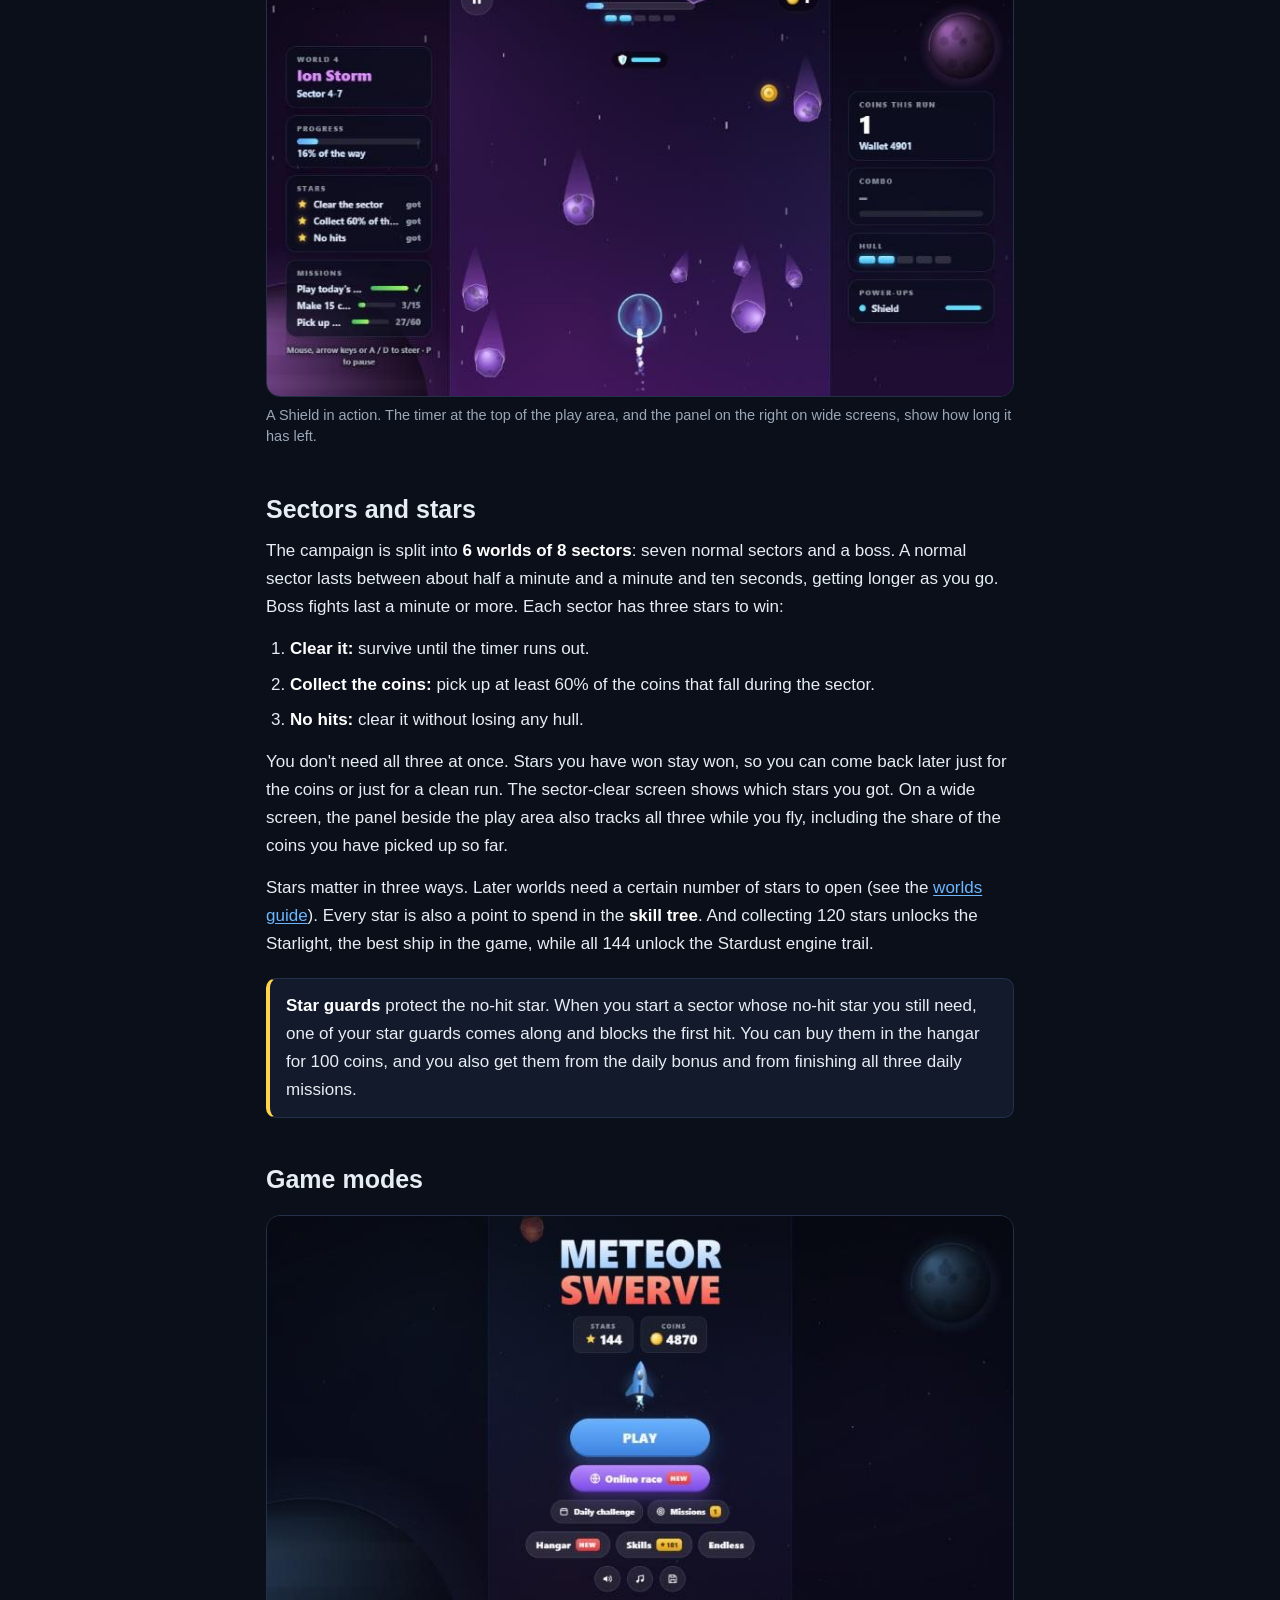
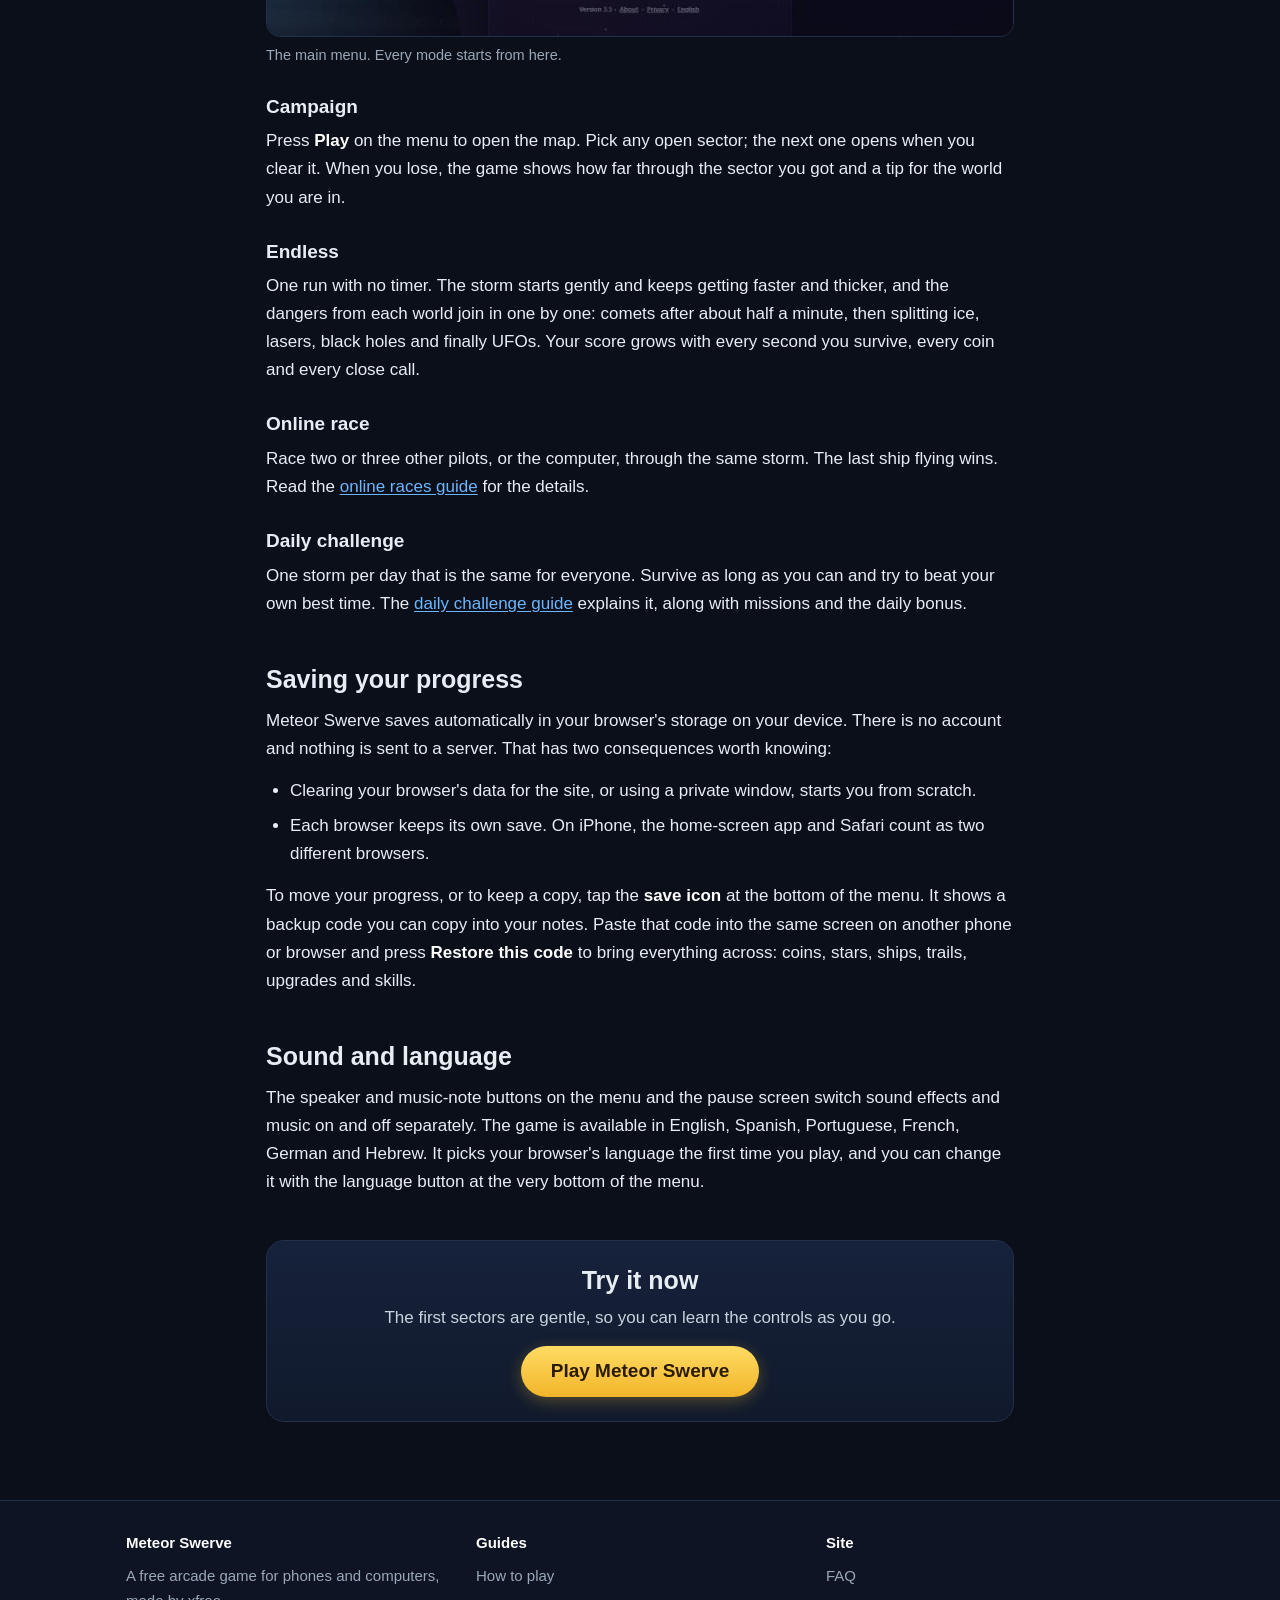
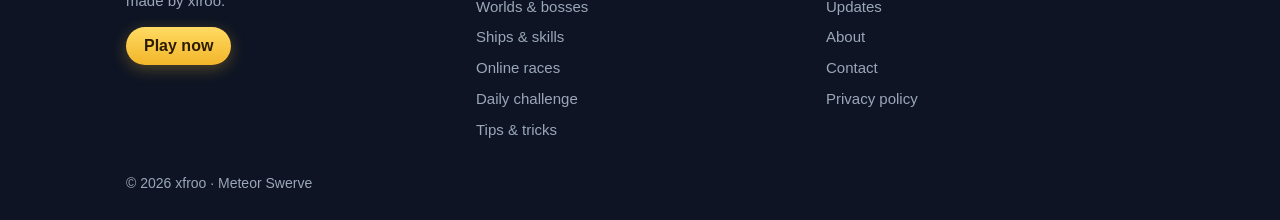
<file: how-to-play.html>
<!DOCTYPE html>
<html lang="en">
<head>
  <meta charset="UTF-8">
  <meta http-equiv="Content-Security-Policy" content="object-src 'none'; base-uri 'self'; form-action 'none'">
  <meta name="viewport" content="width=device-width, initial-scale=1">
  <meta name="theme-color" content="#0b0f19">
  <title>How to Play Meteor Swerve · Controls, Hull, Combos and Stars</title>
  <meta name="description" content="A complete beginner's guide to Meteor Swerve: touch, mouse and keyboard controls, how the hull works, close calls and combos, the four power-ups, sector stars and game modes.">
  <link rel="canonical" href="https://xfroo.github.io/how-to-play.html">
  <link rel="icon" type="image/svg+xml" href="icon.svg">
  <link rel="apple-touch-icon" href="apple-touch-icon.png">
  <link rel="stylesheet" href="site.css">
  <script async src="https://pagead2.googlesyndication.com/pagead/js/adsbygoogle.js?client=ca-pub-9115547121554320" crossorigin="anonymous"></script>
  <script src="site.js" defer></script>
</head>
<body>
<header class="top"><div class="top-in">
  <a class="brand" href="./"><img src="icon.svg" alt="" width="30" height="30">Meteor <span>Swerve</span></a>
  <a class="btn gold" href="play.html">Play free</a>
</div></header>
<nav class="nav" aria-label="Site"><div class="nav-in">
  <a href="./">Home</a>
  <a href="how-to-play.html" aria-current="page">How to play</a>
  <a href="worlds.html">Worlds &amp; bosses</a>
  <a href="ships.html">Ships &amp; skills</a>
  <a href="online-races.html">Online races</a>
  <a href="daily.html">Daily challenge</a>
  <a href="tips.html">Tips</a>
  <a href="faq.html">FAQ</a>
  <a href="updates.html">Updates</a>
</div></nav>

<main>
  <p class="crumbs"><a href="./">Home</a> › How to play</p>
  <h1>How to play Meteor Swerve</h1>
  <p class="lead">Everything a new pilot needs to know: how to steer, what happens when you get hit, how close calls turn
    into big coin payouts, and how the stars in each sector are won.</p>

  <nav class="toc" aria-label="On this page">
    <b>On this page</b>
    <ol>
      <li><a href="#goal">The goal</a></li>
      <li><a href="#controls">Controls</a></li>
      <li><a href="#hull">Your hull</a></li>
      <li><a href="#close-calls">Close calls and combos</a></li>
      <li><a href="#coins">Coins</a></li>
      <li><a href="#power-ups">Power-ups</a></li>
      <li><a href="#stars">Sectors and stars</a></li>
      <li><a href="#modes">Game modes</a></li>
      <li><a href="#saving">Saving your progress</a></li>
      <li><a href="#settings">Sound and language</a></li>
    </ol>
  </nav>

  <h2 id="goal">The goal</h2>
  <p>You fly a small ship at the bottom of the screen while a meteor storm pours down from the top. You can't shoot and you
    can't slow down; the only thing you control is where your ship sits from left to right. Your job is to keep it out of
    the way of everything that falls, for as long as the current mode asks.</p>
  <p>In the campaign, every sector has a timer. Stay in one piece until the timer runs out and the sector is cleared. Each
    world's last sector is a boss fight: a huge enemy sits at the top of the screen and throws attacks at you. Its health
    bar is really a clock, so you win by outlasting it, not by damaging it.</p>

  <h2 id="controls">Controls</h2>
  <p>Meteor Swerve works with touch, a mouse or a keyboard, and you can switch between them at any time.</p>
  <div class="table-wrap">
    <table>
      <thead><tr><th>Device</th><th>How to steer</th><th>Other controls</th></tr></thead>
      <tbody>
        <tr><td>Phone or tablet</td><td>Put a finger anywhere on the screen and drag left or right. The ship copies your
          finger's sideways movement (a little faster than your finger), so you can steer from the bottom corner without
          covering the ship.</td><td>Tap the buttons on screen. The pause button sits in the top corner.</td></tr>
        <tr><td>Computer, mouse</td><td>Move the mouse left and right. The ship flies to the same spot across the screen as
          the pointer.</td><td>Click the buttons.</td></tr>
        <tr><td>Computer, keyboard</td><td><kbd>←</kbd> <kbd>→</kbd> or <kbd>A</kbd> <kbd>D</kbd>. On French keyboards
          <kbd>Q</kbd> <kbd>D</kbd> work too.</td><td><kbd>Space</kbd> or <kbd>Enter</kbd> starts a run, <kbd>P</kbd>
          pauses.</td></tr>
      </tbody>
    </table>
  </div>
  <p>Touch steering is relative: what matters is how far your finger moves, not where it is. Small, smooth movements
    work much better than big swipes. If you find yourself overshooting, try steering with short strokes of your thumb.</p>
  <div class="note tip"><p><b>Tip:</b> on a computer the mouse is the most precise way to play, because the ship goes
    exactly where you point. The keyboard is better for long runs if your wrist gets tired.</p></div>

  <h2 id="hull">Your hull</h2>
  <p>The row of cells under your score is your ship's <b>hull</b>. Every hit from a meteor, a shard, a laser or a UFO's
    shot costs one cell. When the last cell is gone, the ship is destroyed and the run ends.</p>
  <ul>
    <li>Ships start with different amounts of hull: the starter Comet has one cell and the strongest ship has five. You
      can add more with the <b>Armor plating</b> upgrade and with skills from the star tree.</li>
    <li>After a hit your ship blinks for about a second and a half. While it blinks, nothing can hurt it, which gives you
      time to get clear of whatever hit you.</li>
    <li>A hit also breaks your close-call combo, so it costs you coins as well as hull.</li>
  </ul>
  <p>The ship's hitbox is a little smaller than the drawing of the ship. That is on purpose: it means a rock that only
    brushes the tip of a wing usually counts as a close call, not a hit.</p>

  <h2 id="close-calls">Close calls and combos</h2>
  <p>When a meteor passes very close to your ship without touching it, you get a <b>close call</b>. The game shows
    “CLOSE!” next to your ship and pays a bonus coin.</p>
  <p>Close calls made within two and a half seconds of each other form a <b>combo</b>. Each new close call in the chain
    is worth more than the last: the second pays double, the third triple, and so on up to <b>×10</b>. The chain ends if
    you go more than two and a half seconds without a close call, or the moment you take a hit.</p>
  <p>This is the heart of Meteor Swerve. Playing it safe in the middle of the screen will clear sectors, but the players
    with full hangars are the ones who learn to graze the rocks on purpose. Skills in the star tree can stretch the combo
    window, raise the cap to ×15 and double what each close call pays.</p>

  <h2 id="coins">Coins</h2>
  <p>Coins fall through the storm on their own, sometimes one at a time and sometimes in lines or curving trails. Touch a
    coin to collect it. You also earn coins from:</p>
  <ul>
    <li><b>Close calls</b>, as described above.</li>
    <li><b>Clearing a sector.</b> Every sector pays a bonus that grows the further you are in the campaign, and boss
      sectors pay double. Each new star you win adds 10 coins times the world's number. Replaying a sector you have
      already cleared pays half the usual bonus.</li>
    <li><b>Blasts</b>: every rock a Blast destroys is worth a coin.</li>
    <li><b>Races, missions and the daily bonus</b>, covered in their own guides.</li>
  </ul>
  <p>Coins are spent in the <b>Hangar</b> on new ships, engine trails, upgrades and star guards. See the
    <a href="ships.html">ships, upgrades and skills guide</a> for what to buy first.</p>

  <h2 id="power-ups">Power-ups</h2>
  <p>Glowing power-up icons drift down the screen every so often. Fly into one to use it straight away.</p>
  <div class="table-wrap">
    <table>
      <thead><tr><th>Power-up</th><th>What it does</th><th class="num">Lasts</th></tr></thead>
      <tbody>
        <tr><td><b>Shield</b></td><td>A bubble around the ship that blocks the next hit. A blocked hit doesn't cost hull
          and doesn't count against the no-hit star.</td><td class="num">12 s</td></tr>
        <tr><td><b>Magnet</b></td><td>Pulls nearby coins to your ship, so you can collect a whole trail without chasing
          it.</td><td class="num">9 s</td></tr>
        <tr><td><b>Slow-mo</b></td><td>Slows the storm down while the sector timer keeps running at full speed. Perfect for
          getting through a crowded patch.</td><td class="num">5 s</td></tr>
        <tr><td><b>Blast</b></td><td>Destroys every danger on the screen at once and pays a coin for each rock.</td><td class="num">instant</td></tr>
      </tbody>
    </table>
  </div>
  <p>Power-up times grow with the <b>Power cells</b> upgrade, with the Nova and Starlight ships and with the Long Fuse
    skill.</p>
  <figure><img src="img/shield.jpg" width="800" height="450" loading="lazy"
    alt="The player's ship inside a blue shield bubble among purple crystal rocks, with the power-ups panel showing the shield's remaining time">
    <figcaption>A Shield in action. The timer at the top of the play area, and the panel on the right on wide screens,
      show how long it has left.</figcaption></figure>

  <h2 id="stars">Sectors and stars</h2>
  <p>The campaign is split into <b>6 worlds of 8 sectors</b>: seven normal sectors and a boss. A normal sector lasts
    between about half a minute and a minute and ten seconds, getting longer as you go. Boss fights last a minute or more.
    Each sector has three stars to win:</p>
  <ol>
    <li><b>Clear it:</b> survive until the timer runs out.</li>
    <li><b>Collect the coins:</b> pick up at least 60% of the coins that fall during the sector.</li>
    <li><b>No hits:</b> clear it without losing any hull.</li>
  </ol>
  <p>You don't need all three at once. Stars you have won stay won, so you can come back later just for the coins or just
    for a clean run. The sector-clear screen shows which stars you got. On a wide screen, the panel beside the play area
    also tracks all three while you fly, including the share of the coins you have picked up so far.</p>
  <p>Stars matter in three ways. Later worlds need a certain number of stars to open (see the
    <a href="worlds.html">worlds guide</a>). Every star is also a point to spend in the <b>skill tree</b>. And collecting
    120 stars unlocks the Starlight, the best ship in the game, while all 144 unlock the Stardust engine trail.</p>
  <div class="note"><p><b>Star guards</b> protect the no-hit star. When you start a sector whose no-hit star you still
    need, one of your star guards comes along and blocks the first hit. You can buy them in the hangar for 100 coins, and
    you also get them from the daily bonus and from finishing all three daily missions.</p></div>

  <h2 id="modes">Game modes</h2>
  <figure><img src="img/menu.jpg" width="800" height="450" loading="lazy"
    alt="The Meteor Swerve main menu with stars and coins, the Play and Online race buttons, Daily challenge and Missions, and Hangar, Skills and Endless">
    <figcaption>The main menu. Every mode starts from here.</figcaption></figure>
  <h3>Campaign</h3>
  <p>Press <b>Play</b> on the menu to open the map. Pick any open sector; the next one opens when you clear it. When you
    lose, the game shows how far through the sector you got and a tip for the world you are in.</p>
  <h3>Endless</h3>
  <p>One run with no timer. The storm starts gently and keeps getting faster and thicker, and the dangers from each world
    join in one by one: comets after about half a minute, then splitting ice, lasers, black holes and finally UFOs. Your
    score grows with every second you survive, every coin and every close call.</p>
  <h3>Online race</h3>
  <p>Race two or three other pilots, or the computer, through the same storm. The last ship flying wins. Read the
    <a href="online-races.html">online races guide</a> for the details.</p>
  <h3>Daily challenge</h3>
  <p>One storm per day that is the same for everyone. Survive as long as you can and try to beat your own best time. The
    <a href="daily.html">daily challenge guide</a> explains it, along with missions and the daily bonus.</p>

  <h2 id="saving">Saving your progress</h2>
  <p>Meteor Swerve saves automatically in your browser's storage on your device. There is no account and nothing is sent
    to a server. That has two consequences worth knowing:</p>
  <ul>
    <li>Clearing your browser's data for the site, or using a private window, starts you from scratch.</li>
    <li>Each browser keeps its own save. On iPhone, the home-screen app and Safari count as two different browsers.</li>
  </ul>
  <p>To move your progress, or to keep a copy, tap the <b>save icon</b> at the bottom of the menu. It shows a backup code
    you can copy into your notes. Paste that code into the same screen on another phone or browser and press
    <b>Restore this code</b> to bring everything across: coins, stars, ships, trails, upgrades and skills.</p>

  <h2 id="settings">Sound and language</h2>
  <p>The speaker and music-note buttons on the menu and the pause screen switch sound effects and music on and off
    separately. The game is available in English, Spanish, Portuguese, French, German and Hebrew. It picks your
    browser's language the first time you play, and you can change it with the language button at the very bottom of the
    menu.</p>

  <div class="end-cta">
    <h2>Try it now</h2>
    <p>The first sectors are gentle, so you can learn the controls as you go.</p>
    <a class="btn gold big" href="play.html">Play Meteor Swerve</a>
  </div>
</main>

<footer class="foot"><div class="foot-in">
  <div class="foot-cols">
    <div><b>Meteor Swerve</b><p>A free arcade game for phones and computers, made by xfroo.</p><a class="btn gold" href="play.html">Play now</a></div>
    <div><b>Guides</b><a href="how-to-play.html">How to play</a><a href="worlds.html">Worlds &amp; bosses</a><a href="ships.html">Ships &amp; skills</a><a href="online-races.html">Online races</a><a href="daily.html">Daily challenge</a><a href="tips.html">Tips &amp; tricks</a></div>
    <div><b>Site</b><a href="faq.html">FAQ</a><a href="updates.html">Updates</a><a href="about.html">About</a><a href="about.html#contact">Contact</a><a href="privacy.html">Privacy policy</a></div>
  </div>
  <p class="copy">© 2026 xfroo · Meteor Swerve</p>
</div></footer>
</body>
</html>
</file>
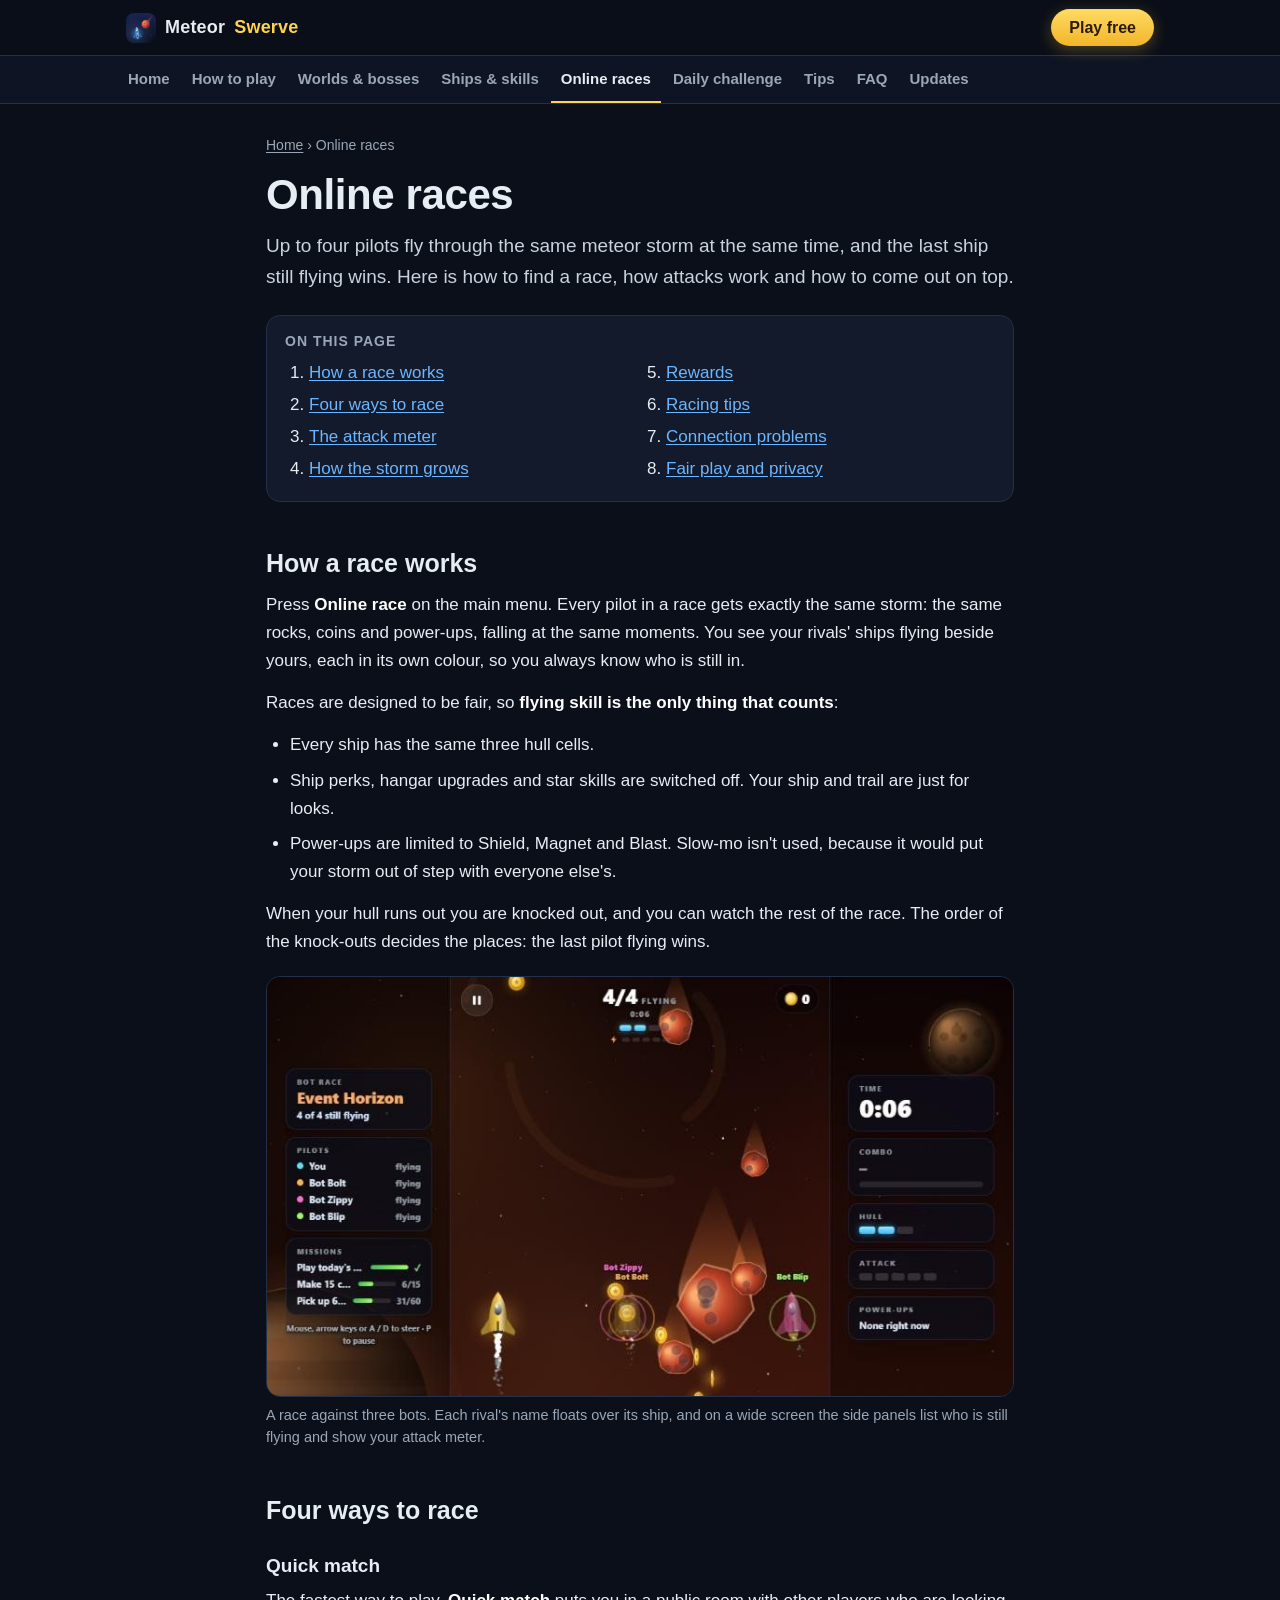
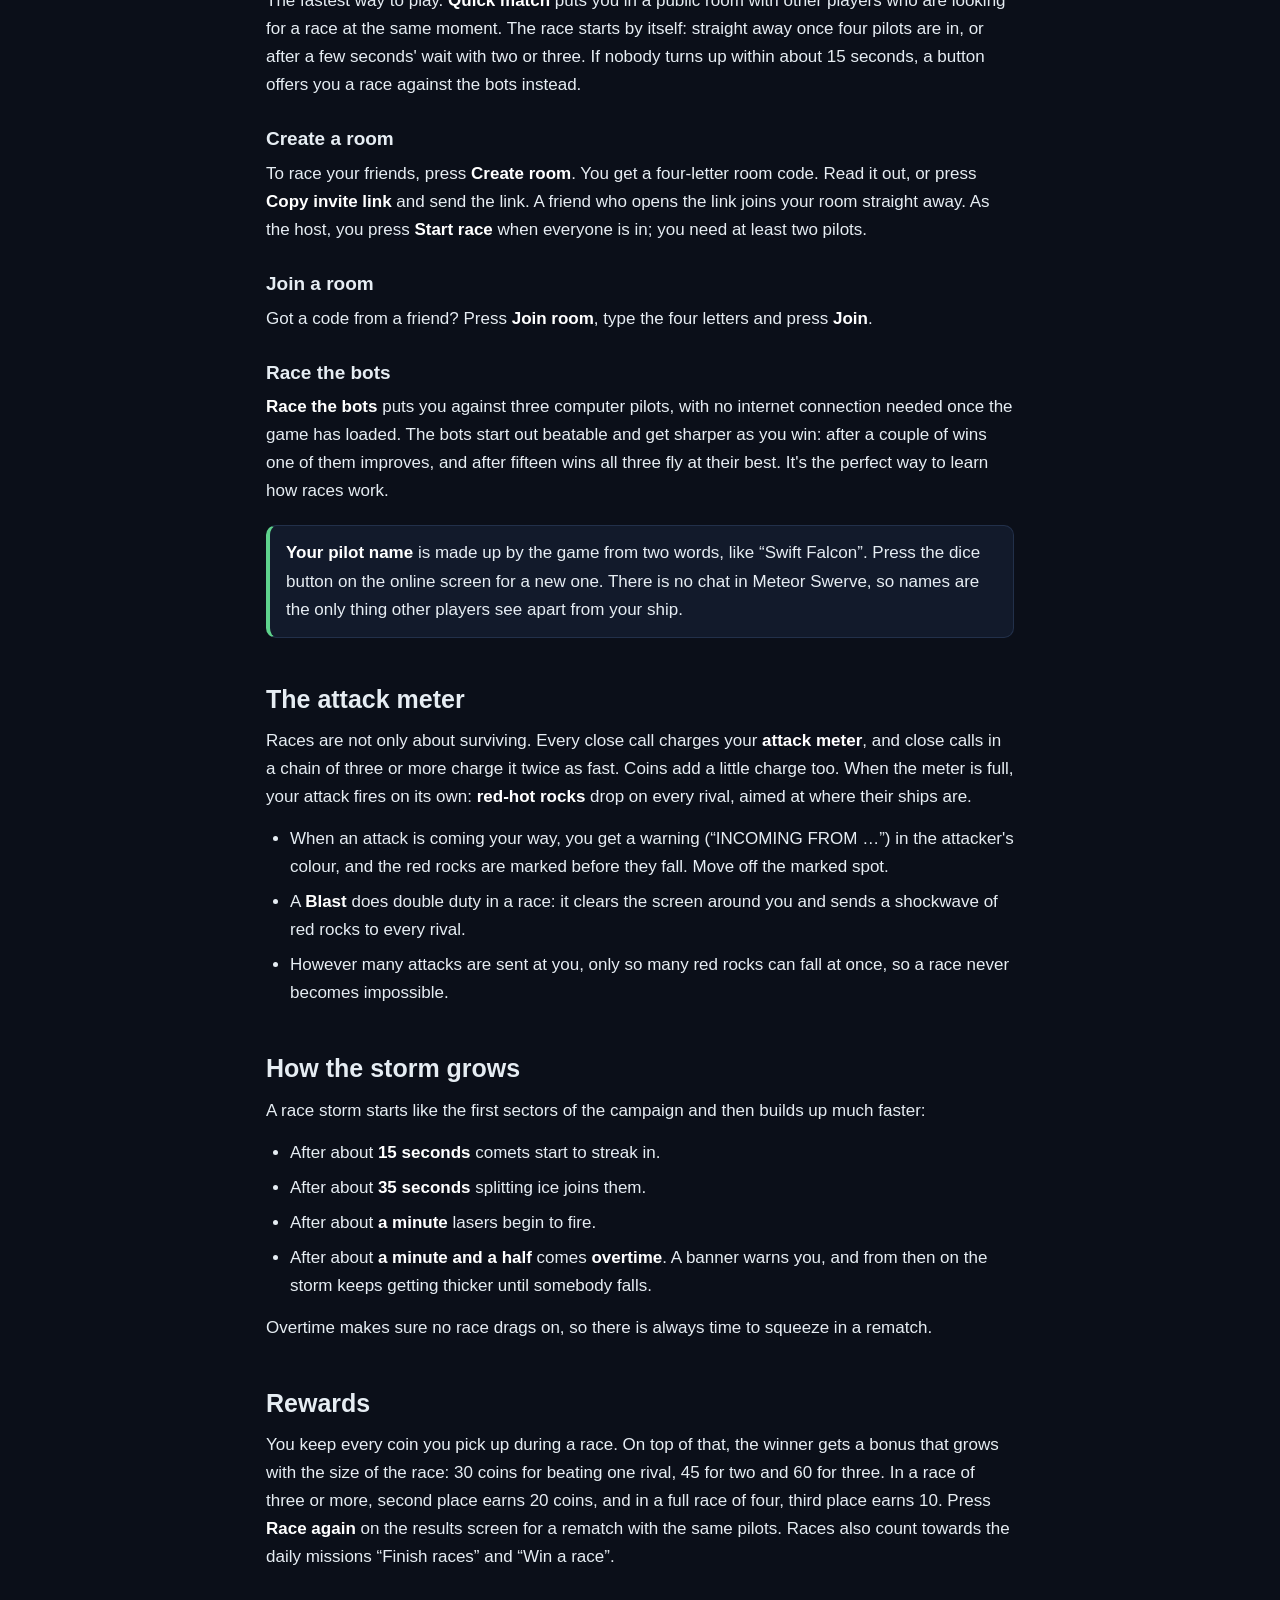
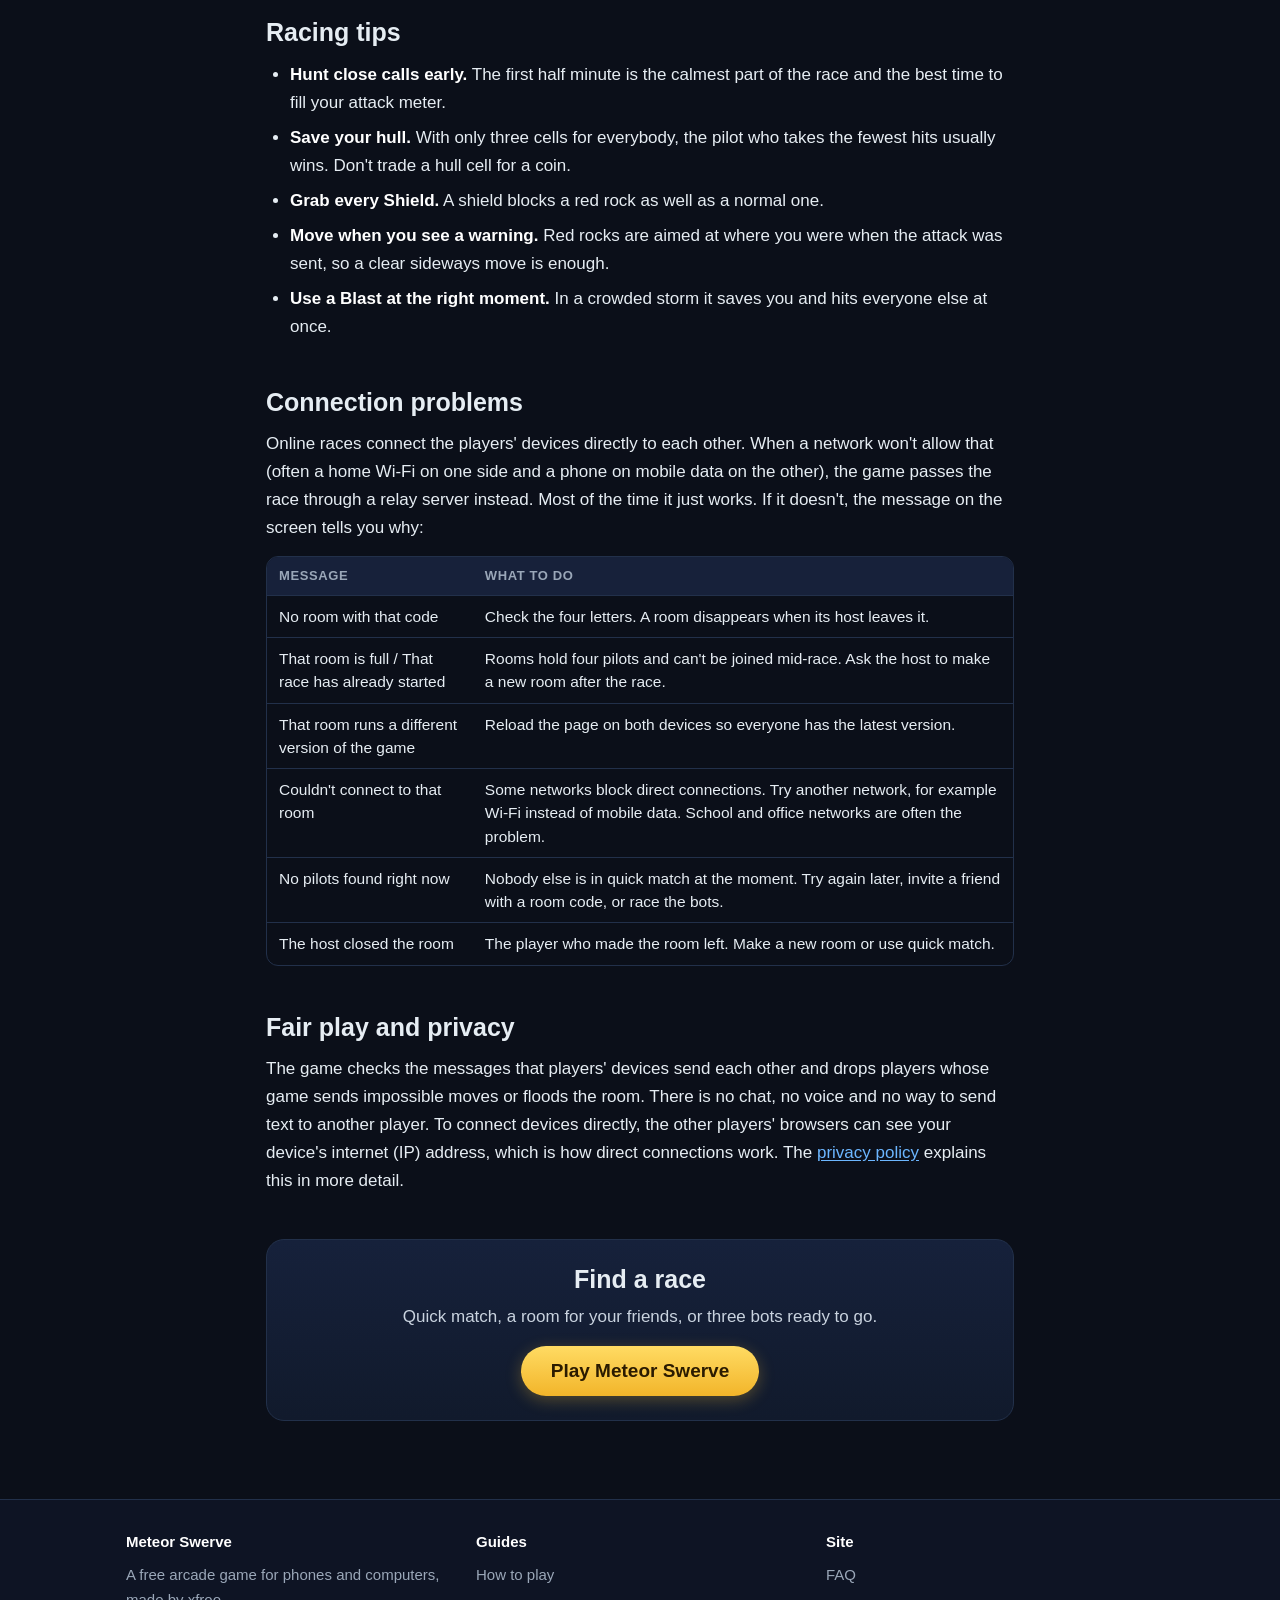
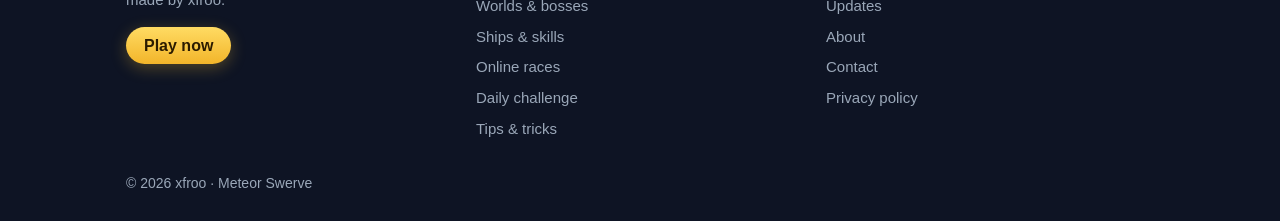
<file: online-races.html>
<!DOCTYPE html>
<html lang="en">
<head>
  <meta charset="UTF-8">
  <meta http-equiv="Content-Security-Policy" content="object-src 'none'; base-uri 'self'; form-action 'none'">
  <meta name="viewport" content="width=device-width, initial-scale=1">
  <meta name="theme-color" content="#0b0f19">
  <title>Meteor Swerve Online Races · Quick Match, Private Rooms and Attacks</title>
  <meta name="description" content="How online races work in Meteor Swerve: quick match, private rooms with a 4-letter code, racing the bots, the attack meter, power-ups, overtime, rewards and connection tips.">
  <link rel="canonical" href="https://xfroo.github.io/online-races.html">
  <link rel="icon" type="image/svg+xml" href="icon.svg">
  <link rel="apple-touch-icon" href="apple-touch-icon.png">
  <link rel="stylesheet" href="site.css">
  <script async src="https://pagead2.googlesyndication.com/pagead/js/adsbygoogle.js?client=ca-pub-9115547121554320" crossorigin="anonymous"></script>
  <script src="site.js" defer></script>
</head>
<body>
<header class="top"><div class="top-in">
  <a class="brand" href="./"><img src="icon.svg" alt="" width="30" height="30">Meteor <span>Swerve</span></a>
  <a class="btn gold" href="play.html">Play free</a>
</div></header>
<nav class="nav" aria-label="Site"><div class="nav-in">
  <a href="./">Home</a>
  <a href="how-to-play.html">How to play</a>
  <a href="worlds.html">Worlds &amp; bosses</a>
  <a href="ships.html">Ships &amp; skills</a>
  <a href="online-races.html" aria-current="page">Online races</a>
  <a href="daily.html">Daily challenge</a>
  <a href="tips.html">Tips</a>
  <a href="faq.html">FAQ</a>
  <a href="updates.html">Updates</a>
</div></nav>

<main>
  <p class="crumbs"><a href="./">Home</a> › Online races</p>
  <h1>Online races</h1>
  <p class="lead">Up to four pilots fly through the same meteor storm at the same time, and the last ship still flying
    wins. Here is how to find a race, how attacks work and how to come out on top.</p>

  <nav class="toc" aria-label="On this page">
    <b>On this page</b>
    <ol>
      <li><a href="#how">How a race works</a></li>
      <li><a href="#start">Four ways to race</a></li>
      <li><a href="#attacks">The attack meter</a></li>
      <li><a href="#storm">How the storm grows</a></li>
      <li><a href="#rewards">Rewards</a></li>
      <li><a href="#tips">Racing tips</a></li>
      <li><a href="#connection">Connection problems</a></li>
      <li><a href="#safety">Fair play and privacy</a></li>
    </ol>
  </nav>

  <h2 id="how">How a race works</h2>
  <p>Press <b>Online race</b> on the main menu. Every pilot in a race gets exactly the same storm: the same rocks, coins
    and power-ups, falling at the same moments. You see your rivals' ships flying beside yours, each in its own colour,
    so you always know who is still in.</p>
  <p>Races are designed to be fair, so <b>flying skill is the only thing that counts</b>:</p>
  <ul>
    <li>Every ship has the same three hull cells.</li>
    <li>Ship perks, hangar upgrades and star skills are switched off. Your ship and trail are just for looks.</li>
    <li>Power-ups are limited to Shield, Magnet and Blast. Slow-mo isn't used, because it would put your storm out of
      step with everyone else's.</li>
  </ul>
  <p>When your hull runs out you are knocked out, and you can watch the rest of the race. The order of the knock-outs
    decides the places: the last pilot flying wins.</p>
  <figure><img src="img/bot-race.jpg" width="800" height="450" loading="lazy"
    alt="A four-ship race through the Event Horizon world: the player's gold ship and three bot ships labelled Bot Zippy, Bot Bolt and Bot Blip, with a pilots list and an attack meter in the side panels">
    <figcaption>A race against three bots. Each rival's name floats over its ship, and on a wide screen the side
      panels list who is still flying and show your attack meter.</figcaption></figure>

  <h2 id="start">Four ways to race</h2>
  <h3>Quick match</h3>
  <p>The fastest way to play. <b>Quick match</b> puts you in a public room with other players who are looking for a race
    at the same moment. The race starts by itself: straight away once four pilots are in, or after a few seconds' wait
    with two or three. If nobody turns up within about 15 seconds, a button offers you a race against the bots
    instead.</p>
  <h3>Create a room</h3>
  <p>To race your friends, press <b>Create room</b>. You get a four-letter room code. Read it out, or press <b>Copy
    invite link</b> and send the link. A friend who opens the link joins your room straight away. As the host, you
    press <b>Start race</b> when everyone is in; you need at least two pilots.</p>
  <h3>Join a room</h3>
  <p>Got a code from a friend? Press <b>Join room</b>, type the four letters and press <b>Join</b>.</p>
  <h3>Race the bots</h3>
  <p><b>Race the bots</b> puts you against three computer pilots, with no internet connection needed once the game has
    loaded. The bots start out beatable and get sharper as you win: after a couple of wins one of them improves, and
    after fifteen wins all three fly at their best. It's the perfect way to learn how races work.</p>
  <div class="note tip"><p><b>Your pilot name</b> is made up by the game from two words, like “Swift Falcon”. Press the
    dice button on the online screen for a new one. There is no chat in Meteor Swerve, so names are the only thing other
    players see apart from your ship.</p></div>

  <h2 id="attacks">The attack meter</h2>
  <p>Races are not only about surviving. Every close call charges your <b>attack meter</b>, and close calls in a chain of
    three or more charge it twice as fast. Coins add a little charge too. When the meter is full, your attack fires on
    its own: <b>red-hot rocks</b> drop on every rival, aimed at where their ships are.</p>
  <ul>
    <li>When an attack is coming your way, you get a warning (“INCOMING FROM …”) in the attacker's colour, and the red
      rocks are marked before they fall. Move off the marked spot.</li>
    <li>A <b>Blast</b> does double duty in a race: it clears the screen around you and sends a shockwave of red rocks to
      every rival.</li>
    <li>However many attacks are sent at you, only so many red rocks can fall at once, so a race never becomes
      impossible.</li>
  </ul>

  <h2 id="storm">How the storm grows</h2>
  <p>A race storm starts like the first sectors of the campaign and then builds up much faster:</p>
  <ul>
    <li>After about <b>15 seconds</b> comets start to streak in.</li>
    <li>After about <b>35 seconds</b> splitting ice joins them.</li>
    <li>After about <b>a minute</b> lasers begin to fire.</li>
    <li>After about <b>a minute and a half</b> comes <b>overtime</b>. A banner warns you, and from then on the storm keeps
      getting thicker until somebody falls.</li>
  </ul>
  <p>Overtime makes sure no race drags on, so there is always time to squeeze in a rematch.</p>

  <h2 id="rewards">Rewards</h2>
  <p>You keep every coin you pick up during a race. On top of that, the winner gets a bonus that grows with the size of
    the race: 30 coins for beating one rival, 45 for two and 60 for three. In a race of three or more, second place earns
    20 coins, and in a full race of four, third place earns 10. Press <b>Race again</b> on the results screen for a
    rematch with the same pilots. Races also count towards the daily missions “Finish races” and “Win a race”.</p>

  <h2 id="tips">Racing tips</h2>
  <ul>
    <li><b>Hunt close calls early.</b> The first half minute is the calmest part of the race and the best time to fill
      your attack meter.</li>
    <li><b>Save your hull.</b> With only three cells for everybody, the pilot who takes the fewest hits usually wins.
      Don't trade a hull cell for a coin.</li>
    <li><b>Grab every Shield.</b> A shield blocks a red rock as well as a normal one.</li>
    <li><b>Move when you see a warning.</b> Red rocks are aimed at where you were when the attack was sent, so a clear
      sideways move is enough.</li>
    <li><b>Use a Blast at the right moment.</b> In a crowded storm it saves you and hits everyone else at once.</li>
  </ul>

  <h2 id="connection">Connection problems</h2>
  <p>Online races connect the players' devices directly to each other. When a network won't allow that (often a home
    Wi-Fi on one side and a phone on mobile data on the other), the game passes the race through a relay server
    instead. Most of the time it just works. If it doesn't, the message on the screen tells you why:</p>
  <div class="table-wrap">
    <table>
      <thead><tr><th>Message</th><th>What to do</th></tr></thead>
      <tbody>
        <tr><td>No room with that code</td><td>Check the four letters. A room disappears when its host leaves it.</td></tr>
        <tr><td>That room is full / That race has already started</td><td>Rooms hold four pilots and can't be joined
          mid-race. Ask the host to make a new room after the race.</td></tr>
        <tr><td>That room runs a different version of the game</td><td>Reload the page on both devices so everyone has
          the latest version.</td></tr>
        <tr><td>Couldn't connect to that room</td><td>Some networks block direct connections. Try another network, for
          example Wi-Fi instead of mobile data. School and office networks are often the problem.</td></tr>
        <tr><td>No pilots found right now</td><td>Nobody else is in quick match at the moment. Try again later, invite a
          friend with a room code, or race the bots.</td></tr>
        <tr><td>The host closed the room</td><td>The player who made the room left. Make a new room or use quick
          match.</td></tr>
      </tbody>
    </table>
  </div>

  <h2 id="safety">Fair play and privacy</h2>
  <p>The game checks the messages that players' devices send each other and drops players whose game sends impossible
    moves or floods the room. There is no chat, no voice and no way to send text to another player. To connect devices
    directly, the other players' browsers can see your device's internet (IP) address, which is how direct connections
    work. The <a href="privacy.html#online-races">privacy policy</a> explains this in more detail.</p>

  <div class="end-cta">
    <h2>Find a race</h2>
    <p>Quick match, a room for your friends, or three bots ready to go.</p>
    <a class="btn gold big" href="play.html">Play Meteor Swerve</a>
  </div>
</main>

<footer class="foot"><div class="foot-in">
  <div class="foot-cols">
    <div><b>Meteor Swerve</b><p>A free arcade game for phones and computers, made by xfroo.</p><a class="btn gold" href="play.html">Play now</a></div>
    <div><b>Guides</b><a href="how-to-play.html">How to play</a><a href="worlds.html">Worlds &amp; bosses</a><a href="ships.html">Ships &amp; skills</a><a href="online-races.html">Online races</a><a href="daily.html">Daily challenge</a><a href="tips.html">Tips &amp; tricks</a></div>
    <div><b>Site</b><a href="faq.html">FAQ</a><a href="updates.html">Updates</a><a href="about.html">About</a><a href="about.html#contact">Contact</a><a href="privacy.html">Privacy policy</a></div>
  </div>
  <p class="copy">© 2026 xfroo · Meteor Swerve</p>
</div></footer>
</body>
</html>
</file>
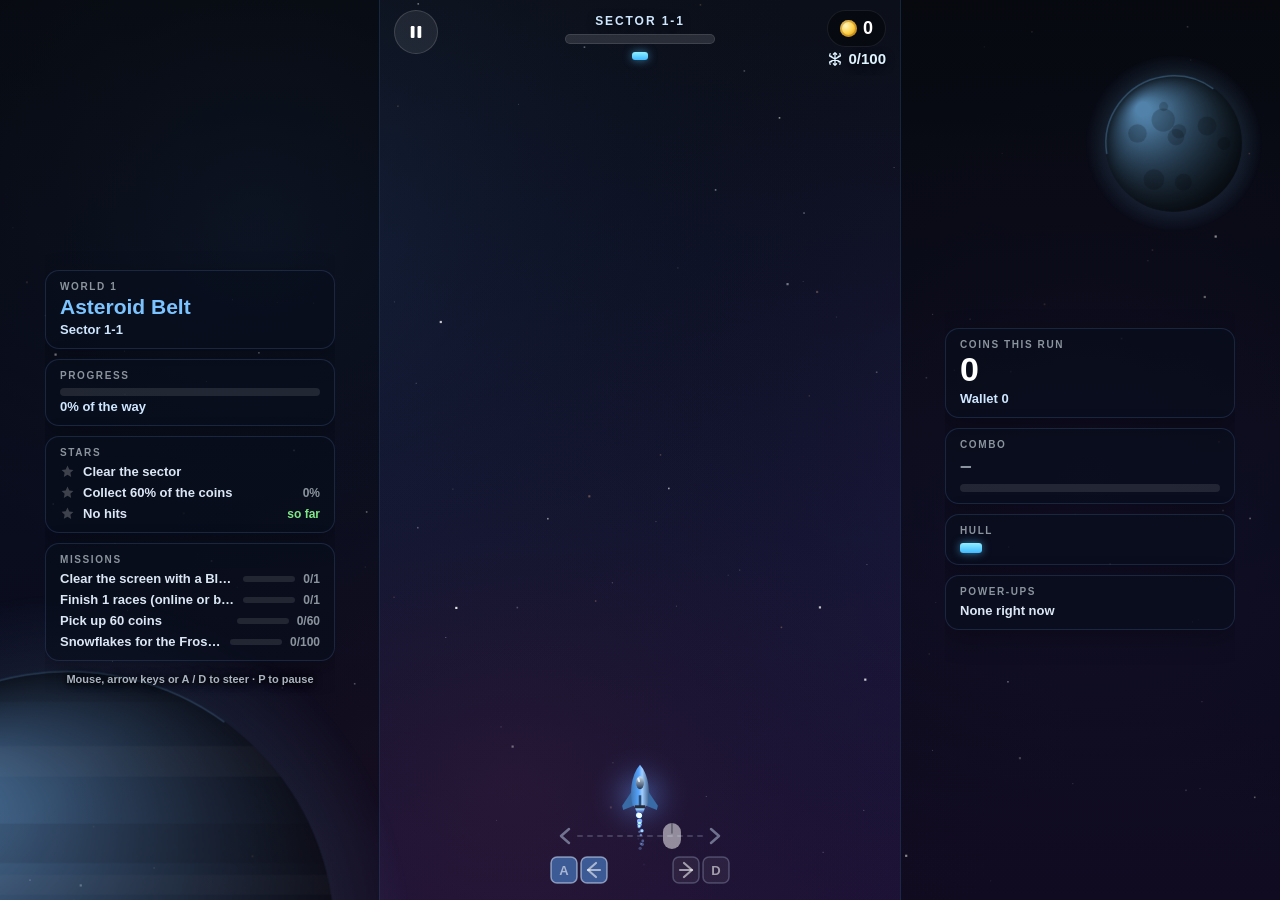
<file: play.html>
<!DOCTYPE html>
<html lang="en">
<head>
  <meta charset="UTF-8">
  <meta http-equiv="Content-Security-Policy" content="object-src 'none'; base-uri 'self'; form-action 'none'">
  <meta name="viewport" content="width=device-width, initial-scale=1.0, maximum-scale=1.0, user-scalable=no, viewport-fit=cover">
  <meta name="apple-mobile-web-app-capable" content="yes">
  <meta name="mobile-web-app-capable" content="yes">
  <meta name="apple-mobile-web-app-status-bar-style" content="black-translucent">
  <meta name="apple-mobile-web-app-title" content="Meteor Swerve">
  <meta name="theme-color" content="#0b0f19">
  <meta name="description" content="Fly through six meteor-filled worlds, beat the bosses, collect coins and upgrade your ships in this fast arcade game.">
  <!-- No ad code here: the AdSense and Search Console tags are on the website's home page (index.html),
       and googleSetup() loads Google's ad script only once GOOGLE_ADS is switched on. Keep Auto ads off
       for this page in AdSense: they'd put banners over the game. -->
  <link rel="manifest" href="manifest.json">
  <link rel="icon" type="image/svg+xml" href="icon.svg">
  <link rel="apple-touch-icon" href="apple-touch-icon.png">
  <script src="https://sdk.crazygames.com/crazygames-sdk-v3.js"></script>

  <title>Meteor Swerve</title>
  <style>
    * {
      box-sizing: border-box;
      user-select: none;
      -webkit-user-select: none;
      -webkit-touch-callout: none;
      -webkit-tap-highlight-color: transparent;
      margin: 0;
      padding: 0;
    }
    :root {
      --blue: #58a6ff;
      --red: #f85149;
      --gold: #ffd34d;
      --green: #3fbf5a;
      --muted: #8b949e;
    }
    [hidden] { display: none !important; }
    html, body {
      width: 100%;
      height: 100%;
      overflow: hidden;
      background-color: #0b0f19;
      color: #ffffff;
      touch-action: none;
      overscroll-behavior: none;
      font-family: -apple-system, BlinkMacSystemFont, "Segoe UI", Roboto, sans-serif;
    }
    #gameCanvas {
      position: fixed;
      top: 0;
      left: 0;
      display: block;
      touch-action: none;
    }
    #safeProbe {
      position: fixed;
      top: 0;
      left: 0;
      padding-top: env(safe-area-inset-top);
      padding-bottom: env(safe-area-inset-bottom);
      visibility: hidden;
      pointer-events: none;
    }

    /* ---------- HUD ---------- */
    #hud {
      position: fixed;
      top: 0;
      left: 0;
      right: 0;
      z-index: 10;
      padding: calc(env(safe-area-inset-top) + 10px) 14px 0;
      display: grid;
      grid-template-columns: 1fr auto 1fr;
      align-items: start;
      pointer-events: none;
      opacity: 0;
      transition: opacity .2s;
    }
    #hud.show { opacity: 1; }
    #hud.show #pauseBtn { pointer-events: auto; }
    #hud.dead #pauseBtn { opacity: 0; pointer-events: none; }
    #pauseBtn { justify-self: start; }
    #hudMid { display: flex; flex-direction: column; align-items: center; }
    #hud.level #scoreBox, #hud:not(.level) #lvlBox { display: none; }
    #scoreBox { text-align: center; }
    #score {
      font-size: 46px;
      font-weight: 900;
      line-height: 1;
      font-variant-numeric: tabular-nums;
      text-shadow: 0 3px 14px rgba(0,0,0,.7);
    }
    #hudBest {
      font-size: 11px;
      font-weight: 800;
      letter-spacing: .14em;
      color: var(--muted);
      margin-top: 4px;
    }
    #lvlBox { display: flex; flex-direction: column; align-items: center; gap: 6px; padding-top: 4px; }
    #lvlName {
      font-size: 12px;
      font-weight: 900;
      letter-spacing: .16em;
      color: #cfe6ff;
      text-shadow: 0 2px 8px rgba(0,0,0,.7);
      white-space: nowrap;
    }
    #progBar {
      width: 150px;
      height: 10px;
      border-radius: 10px;
      background: rgba(255,255,255,.12);
      border: 1px solid rgba(255,255,255,.1);
      overflow: hidden;
    }
    #progFill { display: block; height: 100%; width: 0; border-radius: 10px; background: linear-gradient(90deg, #58a6ff, #7ee0ff); }
    #progBar.boss #progFill { background: linear-gradient(90deg, #ff7b54, #f85149); }
    #hullRow { display: flex; justify-content: center; gap: 4px; margin-top: 8px; }
    #hullRow .cell { width: 16px; height: 8px; border-radius: 3px; background: rgba(255,255,255,.14); transition: background .2s; }
    #hullRow .cell.on { background: linear-gradient(180deg, #8ff0ff, #3fb8ff); box-shadow: 0 0 8px rgba(88,200,255,.6); }
    #hullRow .cell.guard { background: linear-gradient(180deg, #fff3b0, #ffc93d); box-shadow: 0 0 8px rgba(255,211,77,.7); margin-left: 4px; }
    #coinBox {
      justify-self: end;
      display: inline-flex;
      align-items: center;
      gap: 6px;
      font-size: 18px;
      font-weight: 900;
      font-variant-numeric: tabular-nums;
      background: rgba(0,0,0,.35);
      border: 1px solid rgba(255,255,255,.08);
      padding: 7px 12px;
      border-radius: 999px;
    }
    .icon-btn {
      width: 44px;
      height: 44px;
      border-radius: 50%;
      border: 1px solid rgba(255,255,255,.14);
      background: rgba(255,255,255,.08);
      color: #ffffff;
      display: inline-flex;
      align-items: center;
      justify-content: center;
      font-size: 20px;
      cursor: pointer;
      flex: none;
    }
    .icon-btn svg { width: 18px; height: 18px; fill: currentColor; }
    .coin {
      display: inline-block;
      width: .95em;
      height: .95em;
      border-radius: 50%;
      background: radial-gradient(circle at 35% 35%, #fff6c2, #ffd34d 45%, #c98400);
      box-shadow: inset 0 0 0 2px rgba(140,80,0,.35);
      vertical-align: -0.12em;
      flex: none;
    }
    .ico-star { display: inline-flex; color: var(--gold); }
    .ico-star svg { width: .95em; height: .95em; fill: currentColor; }

    /* ---------- Screens ---------- */
    /* The panel centres itself and the screen scrolls if a very short window can't fit it. */
    .overlay {
      position: fixed;
      inset: 0;
      z-index: 20;
      display: flex;
      flex-direction: column;
      align-items: center;
      overflow-x: hidden;
      overflow-y: auto;
      touch-action: pan-y;
      padding: calc(env(safe-area-inset-top) + 20px) 20px calc(env(safe-area-inset-bottom) + 20px);
      background: rgba(7,10,20,.78);
      text-align: center;
      opacity: 0;
      visibility: hidden;
      transition: opacity .25s ease, visibility 0s linear .25s;
    }
    .overlay.show {
      opacity: 1;
      visibility: visible;
      transition: opacity .25s ease;
    }
    .panel {
      display: flex;
      flex-direction: column;
      align-items: center;
      gap: 14px;
      margin: auto 0;
      width: 100%;
    }
    /* Buttons ignore taps for a moment after a screen appears, so a finger
       that is still dragging from gameplay can't skip the screen by accident. */
    .overlay:not(.ready) button { pointer-events: none; }
    .overlay.menu { background: radial-gradient(120% 80% at 50% 40%, rgba(7,10,20,.1), rgba(7,10,20,.7)); }
    #adwait { z-index: 30; background: rgba(7,10,20,.92); }

    .btn {
      font: inherit;
      font-size: 19px;
      font-weight: 800;
      letter-spacing: .02em;
      color: #ffffff;
      border: 0;
      border-radius: 999px;
      padding: 16px 28px;
      min-width: 230px;
      display: inline-flex;
      align-items: center;
      justify-content: center;
      gap: 8px;
      cursor: pointer;
      background: linear-gradient(180deg, #6cb4ff, #3d82e0);
      box-shadow: 0 10px 28px rgba(88,166,255,.35), inset 0 -3px 0 rgba(0,0,0,.18);
      transition: transform .08s ease, filter .15s;
    }
    .btn:active { transform: scale(.96); }
    .btn:disabled { filter: grayscale(.7) brightness(.7); cursor: default; }
    .btn.big { font-size: 22px; padding: 18px 28px; min-width: 240px; }
    .btn.ad {
      background: linear-gradient(180deg, #3fbf5a, #23883a);
      box-shadow: 0 10px 28px rgba(46,160,67,.4), inset 0 -3px 0 rgba(0,0,0,.18);
    }
    .btn.gold {
      background: linear-gradient(180deg, #ffd34d, #e0a210);
      color: #3a2600;
      box-shadow: 0 10px 28px rgba(255,200,60,.3), inset 0 -3px 0 rgba(0,0,0,.15);
    }
    .btn.sec {
      min-width: 0;
      padding: 12px 22px;
      font-size: 16px;
      background: rgba(255,255,255,.1);
      box-shadow: inset 0 0 0 1px rgba(255,255,255,.16);
    }
    .btn.sec small { font-size: 13px; font-weight: 700; color: var(--muted); }
    .btn.ghost {
      background: none;
      box-shadow: none;
      color: var(--muted);
      font-size: 16px;
      font-weight: 700;
      padding: 10px 18px;
      min-width: 0;
    }
    .btn.ghost.glow { color: #ffe08a; }
    .badge {
      font-size: 11px;
      font-weight: 900;
      letter-spacing: .08em;
      padding: 3px 6px;
      border-radius: 6px;
      background: rgba(0,0,0,.25);
    }
    .badge.new { background: linear-gradient(180deg, #ff6b6b, #e5383b); color: #ffffff; }
    .pill {
      font: inherit;
      font-size: 14px;
      font-weight: 800;
      color: #ffffff;
      border: 0;
      border-radius: 999px;
      padding: 0 16px;
      height: 44px;
      display: inline-flex;
      align-items: center;
      gap: 8px;
      cursor: pointer;
      background: linear-gradient(180deg, #3fbf5a, #23883a);
    }
    .pill:disabled { background: rgba(255,255,255,.08); color: var(--muted); cursor: default; }
    .row { display: flex; gap: 10px; justify-content: center; flex-wrap: wrap; }
    .row.minirow { gap: 8px; }
    .pill.mini { height: 40px; padding: 0 14px; background: rgba(255,255,255,.09); box-shadow: inset 0 0 0 1px rgba(255,255,255,.13); }
    .pill.mini[hidden] { display: none; }
    .pill.mini svg { width: 17px; height: 17px; fill: none; stroke: currentColor; stroke-width: 2; flex: none; }
    .pill.mini .badge { padding: 2px 6px; }
    @media (max-height: 760px) { #menuHint { display: none; } }
    .linkbtn { font: inherit; color: inherit; background: none; border: 0; padding: 8px 3px; text-decoration: underline; cursor: pointer; }
    .langs { display: flex; flex-direction: column; gap: 10px; width: min(300px, calc(100vw - 48px)); }
    .langs .btn.sec { width: 100%; }
    .langs .btn.cur { box-shadow: inset 0 0 0 2px var(--gold); }

    /* ---------- Toasts and missions ---------- */
    #toast {
      position: fixed;
      left: 50%;
      top: calc(env(safe-area-inset-top) + 92px);
      transform: translate(-50%, -12px);
      z-index: 40;
      pointer-events: none;
      opacity: 0;
      transition: opacity .25s, transform .25s;
      background: linear-gradient(180deg, rgba(28,64,36,.96), rgba(17,40,23,.96));
      border: 1px solid rgba(126,231,135,.5);
      color: #d6ffd9;
      font-size: 14px;
      font-weight: 800;
      padding: 9px 16px;
      border-radius: 999px;
      box-shadow: 0 8px 24px rgba(0,0,0,.45);
      white-space: nowrap;
      max-width: calc(100vw - 32px);
      overflow: hidden;
      text-overflow: ellipsis;
    }
    #toast.show { opacity: 1; transform: translate(-50%, 0); }
    .mlist { display: flex; flex-direction: column; gap: 10px; width: min(360px, calc(100vw - 32px)); }
    .mcard { background: rgba(255,255,255,.06); border: 1px solid rgba(255,255,255,.1); border-radius: 14px; padding: 12px 14px; text-align: left; }
    .mcard.done { border-color: rgba(126,231,135,.55); background: rgba(63,191,90,.12); }
    .mcard.claimed { opacity: .55; }
    .mtop { display: flex; align-items: flex-start; justify-content: space-between; gap: 10px; }
    .mtop b { font-size: 15px; font-weight: 800; line-height: 1.3; }
    .mrew { display: inline-flex; align-items: center; gap: 4px; font-weight: 900; color: var(--gold); white-space: nowrap; }
    .mprog { display: flex; align-items: center; gap: 10px; margin-top: 9px; min-height: 34px; }
    .mbar2 { flex: 1; height: 8px; border-radius: 8px; background: rgba(255,255,255,.1); overflow: hidden; }
    .mbar2 i { display: block; height: 100%; border-radius: 8px; background: linear-gradient(90deg, #3fbf5a, #9dff5c); }
    .mprog em { font-style: normal; font-size: 13px; font-weight: 800; color: var(--muted); font-variant-numeric: tabular-nums; min-width: 44px; text-align: right; }
    .pill.mclaim { height: 34px; padding: 0 14px; font-size: 13px; }
    .mclaimed { font-size: 13px; font-weight: 800; color: #7ee787; }
    .mbonus { display: flex; align-items: center; gap: 8px; font-size: 14px; font-weight: 700; color: var(--muted); }
    .mbonus svg { width: 18px; height: 18px; fill: var(--gold); flex: none; }
    .mbonus.got { color: var(--gold); }

    /* ---------- Daily challenge results ---------- */
    #dailyResult { background: rgba(7,10,20,.88); }
    .kicker { font-size: 12px; font-weight: 900; letter-spacing: .18em; color: #c8a6ff; }
    #drTitle.gold { color: var(--gold); text-shadow: 0 6px 28px rgba(255,211,77,.45); }
    .drtime { font-size: 64px; font-weight: 900; line-height: 1; font-variant-numeric: tabular-nums; text-shadow: 0 6px 28px rgba(0,0,0,.6); }
    .drstats { display: flex; gap: 8px; flex-wrap: wrap; justify-content: center; }
    .drstats span { display: inline-flex; align-items: center; gap: 4px; font-size: 13px; font-weight: 800; padding: 5px 11px; border-radius: 999px;
      background: rgba(255,255,255,.07); border: 1px solid rgba(255,255,255,.1); }
    #hud.daily #atkRow { display: none !important; }

    /* ---------- Winter event ---------- */
    .ico-flake { display: inline-flex; }
    .ico-flake svg { width: 17px; height: 17px; }
    .pill.mini .short { display: none; }
    @media (max-width: 420px) {
      .pill.mini .long { display: none; }
      .pill.mini .short { display: inline; }
      .row.minirow { gap: 6px; }
      .pill.mini { padding: 0 11px; gap: 6px; }
    }
    .pill.mini.winter { color: #eaf7ff; background: linear-gradient(180deg, rgba(120,190,255,.3), rgba(80,140,230,.22)); box-shadow: inset 0 0 0 1px rgba(190,230,255,.38); }
    #flakeBox {
      position: absolute;
      right: 14px;
      top: calc(env(safe-area-inset-top) + 50px);
      display: flex;
      align-items: center;
      gap: 5px;
      font-size: 15px;
      font-weight: 900;
      color: #dff3ff;
      text-shadow: 0 2px 8px rgba(0,0,0,.7);
      font-variant-numeric: tabular-nums;
    }
    #flakeBox[hidden] { display: none; }
    #flakeBox svg { width: 16px; height: 16px; }
    .kicker.frosty { color: #a9dcff; }
    #winterShip { width: 110px; height: 110px; }
    .wprog { display: flex; align-items: center; gap: 12px; width: min(300px, calc(100vw - 48px)); }
    .wprog .mbar2 i { background: linear-gradient(90deg, #8fd3ff, #e8f7ff); }
    .wprog b { font-size: 15px; font-weight: 900; white-space: nowrap; font-variant-numeric: tabular-nums; }
    @media (max-height: 480px) { #winterShip { display: none; } }
    @media (max-height: 480px) { .drtime { font-size: 44px; } }

    .title {
      font-weight: 900;
      font-size: clamp(46px, 14vw, 68px);
      line-height: .9;
      letter-spacing: -.01em;
      margin-bottom: 4px;
    }
    .title span {
      display: block;
      -webkit-background-clip: text;
      background-clip: text;
      color: transparent;
    }
    .title .t1 { background-image: linear-gradient(180deg, #ffffff, #9ccaff); }
    .title .t2 { background-image: linear-gradient(180deg, #ffb39a, #f85149); }

    .stats { display: flex; gap: 12px; }
    .stat {
      background: rgba(255,255,255,.06);
      border: 1px solid rgba(255,255,255,.08);
      border-radius: 14px;
      padding: 8px 16px;
      min-width: 104px;
    }
    .stat small {
      display: block;
      font-size: 11px;
      font-weight: 800;
      letter-spacing: .14em;
      color: var(--muted);
    }
    .stat b {
      font-size: 22px;
      font-weight: 900;
      display: inline-flex;
      align-items: center;
      gap: 6px;
      font-variant-numeric: tabular-nums;
    }
    #menuShip { width: 96px; height: 96px; margin: -6px 0; }

    /* ---------- Galaxy map ---------- */
    .map-head { display: flex; align-items: center; justify-content: space-between; gap: 10px; width: 100%; max-width: 380px; }
    .world-title { display: flex; flex-direction: column; align-items: center; gap: 3px; }
    .world-title small { font-size: 11px; font-weight: 800; letter-spacing: .16em; color: var(--muted); }
    .world-title b { font-size: 24px; font-weight: 900; line-height: 1.1; }
    .world-title span { font-size: 13px; font-weight: 800; color: var(--gold); display: inline-flex; align-items: center; gap: 4px; }
    .world-title span svg { width: 13px; height: 13px; fill: currentColor; }
    #levelGrid { display: grid; grid-template-columns: repeat(4, 68px); gap: 10px; }
    .lvl {
      width: 68px;
      height: 68px;
      border-radius: 16px;
      border: 1px solid rgba(255,255,255,.14);
      background: rgba(255,255,255,.07);
      color: #ffffff;
      font: inherit;
      display: flex;
      flex-direction: column;
      align-items: center;
      justify-content: center;
      gap: 5px;
      cursor: pointer;
    }
    .lvl .n { font-size: 24px; font-weight: 900; line-height: 1; display: flex; }
    .lvl .n svg { width: 22px; height: 22px; fill: currentColor; }
    .lvl .st { display: flex; gap: 1px; }
    .lvl .st i { display: flex; }
    .lvl .st svg { width: 12px; height: 12px; fill: rgba(255,255,255,.18); }
    .lvl .st i.on svg { fill: var(--gold); }
    .lvl.boss { background: rgba(248,81,73,.14); border-color: rgba(248,81,73,.45); color: #ffb3a6; }
    .lvl:disabled { opacity: .4; cursor: default; }
    .lvl.next { border-color: #7ee0ff; animation: nextPulse 1.4s ease-in-out infinite; }
    @keyframes nextPulse {
      0%, 100% { box-shadow: 0 0 0 2px rgba(126,224,255,.3), 0 0 14px rgba(126,224,255,.3); }
      50% { box-shadow: 0 0 0 4px rgba(126,224,255,.15), 0 0 26px rgba(126,224,255,.55); }
    }
    .arrow:disabled { opacity: .25; cursor: default; }

    /* ---------- Hangar ---------- */
    .hangar-top { display: grid; grid-template-columns: 1fr auto 1fr; align-items: center; gap: 12px; width: 100%; max-width: 380px; }
    .hangar-top .back { justify-self: start; padding: 8px 4px; }
    .hangar-top .chip { justify-self: end; }
    /* One column on phones; ship and upgrades side by side on landscape screens */
    .hangar-body { display: flex; flex-direction: column; align-items: center; gap: inherit; width: 100%; }
    .hangar-col { display: flex; flex-direction: column; align-items: center; gap: inherit; width: 100%; }
    @media (orientation: landscape) and (min-width: 600px) {
      .hangar-body { flex-direction: row; justify-content: center; align-items: center; column-gap: 36px; }
      .hangar-col { width: auto; flex: none; }
      .upg-col { flex: 0 1 360px; }
      .hangar-top { max-width: 660px; }
    }
    .chip {
      display: inline-flex;
      align-items: center;
      gap: 6px;
      font-weight: 900;
      font-size: 17px;
      background: rgba(0,0,0,.35);
      border: 1px solid rgba(255,255,255,.1);
      padding: 6px 12px;
      border-radius: 999px;
      font-variant-numeric: tabular-nums;
    }
    .hangar { display: flex; align-items: center; gap: 6px; }
    .arrow {
      width: 48px;
      height: 48px;
      border-radius: 50%;
      border: 1px solid rgba(255,255,255,.14);
      background: rgba(255,255,255,.06);
      color: #ffffff;
      font-size: 30px;
      line-height: 1;
      padding-bottom: 4px;
      cursor: pointer;
      flex: none;
    }
    .hangar-mid { width: 150px; display: flex; flex-direction: column; align-items: center; }
    #shipPreview { width: 110px; height: 110px; }
    #skinName { font-size: 20px; font-weight: 900; }
    #skinStatus { font-size: 13px; font-weight: 700; color: var(--muted); margin-top: 2px; }
    #skinStatus.owned { color: #56d364; }
    #skinStatus svg { width: 11px; height: 11px; fill: currentColor; vertical-align: -1px; margin-right: 3px; }
    #skinDots { display: flex; gap: 6px; margin-top: 8px; }
    #skinDots i { width: 7px; height: 7px; border-radius: 50%; background: rgba(255,255,255,.18); }
    #skinDots i.own { background: rgba(255,255,255,.45); }
    #skinDots i.cur { background: #ffffff; transform: scale(1.35); }
    #shipStats { display: flex; flex-direction: column; align-items: center; gap: 5px; font-size: 13px; font-weight: 700; color: #cfe6ff; }
    .trail-row { display: flex; align-items: center; gap: 8px; }
    .arrow.mini { width: 32px; height: 32px; font-size: 22px; padding-bottom: 3px; }
    .trail-mid { display: flex; align-items: center; gap: 7px; min-width: 196px; justify-content: center; font-size: 14px; }
    .trail-mid small { font-size: 11px; font-weight: 800; letter-spacing: .14em; color: var(--muted); }
    .trail-mid b { font-weight: 900; }
    .trail-swatch { width: 18px; height: 18px; border-radius: 50%; box-shadow: 0 0 8px rgba(255,255,255,.25), inset 0 0 0 1px rgba(255,255,255,.3); flex: none; }
    #trailStatus { font-size: 12px; font-weight: 800; color: var(--muted); display: inline-flex; align-items: center; gap: 3px; }
    #trailStatus.owned { color: #56d364; }
    #trailStatus svg { width: 11px; height: 11px; fill: currentColor; }
    #shipStats small { font-size: 11px; font-weight: 800; letter-spacing: .14em; color: var(--muted); margin-right: 6px; }
    .cells { display: inline-flex; gap: 3px; vertical-align: middle; }
    .cells i { width: 14px; height: 8px; border-radius: 3px; background: #3fb8ff; }
    .cells i.up { background: #9ff3ff; box-shadow: 0 0 6px rgba(126,224,255,.8); }
    .upg-title { font-size: 11px; font-weight: 800; letter-spacing: .16em; color: var(--muted); }
    #upgradeList { display: flex; flex-direction: column; gap: 8px; width: 100%; max-width: 360px; }
    .upg {
      display: grid;
      grid-template-columns: 38px 1fr auto;
      align-items: center;
      gap: 10px;
      background: rgba(255,255,255,.06);
      border: 1px solid rgba(255,255,255,.08);
      border-radius: 14px;
      padding: 8px 10px;
      text-align: left;
    }
    .upg-ico { width: 38px; height: 38px; border-radius: 10px; background: rgba(88,166,255,.15); display: flex; align-items: center; justify-content: center; color: #9fd0ff; }
    .upg-ico svg { width: 22px; height: 22px; fill: currentColor; }
    .upg-txt b { display: block; font-size: 15px; font-weight: 800; }
    .upg-txt small { display: block; font-size: 12px; color: var(--muted); font-weight: 600; }
    .pips { display: flex; gap: 3px; margin-top: 4px; }
    .pips i { width: 12px; height: 5px; border-radius: 3px; background: rgba(255,255,255,.15); }
    .pips i.on { background: var(--gold); }
    .upg-buy {
      font: inherit;
      font-size: 14px;
      font-weight: 900;
      color: #3a2600;
      border: 0;
      border-radius: 999px;
      padding: 9px 12px;
      background: linear-gradient(180deg, #ffd34d, #e0a210);
      display: inline-flex;
      align-items: center;
      gap: 5px;
      cursor: pointer;
      white-space: nowrap;
    }
    .upg-buy:disabled { background: rgba(255,255,255,.1); color: var(--muted); cursor: default; }
    .upg.supply { border-color: rgba(255,211,77,.3); }
    .upg.supply .upg-ico { background: rgba(255,211,77,.16); color: #ffd34d; }
    .upg-txt b em { font-style: normal; color: #ffd34d; margin-left: 4px; }
    .upg-done { font-size: 13px; font-weight: 800; color: #56d364; padding: 2px 0; text-align: center; }

    .menu-foot { display: flex; align-items: center; gap: 12px; }
    .hint { font-size: 13px; color: var(--muted); font-weight: 600; }
    .tip { font-size: 13px; font-weight: 700; color: #ffe08a; max-width: 300px; line-height: 1.35; }
    .ver { font-size: 11px; font-weight: 700; color: var(--muted); opacity: .6; }
    .ver a { color: inherit; padding: 8px 3px; -webkit-touch-callout: default; }

    /* ---------- Daily bonus ---------- */
    #daily { z-index: 25; background: rgba(7,10,20,.94); }
    .days { display: flex; flex-wrap: wrap; justify-content: center; gap: 8px; max-width: 300px; }
    .day {
      width: 64px;
      height: 70px;
      border-radius: 14px;
      background: rgba(255,255,255,.06);
      border: 1px solid rgba(255,255,255,.1);
      display: flex;
      flex-direction: column;
      align-items: center;
      justify-content: center;
      gap: 4px;
      font-size: 13px;
      font-weight: 900;
    }
    .day small { font-size: 10px; font-weight: 800; letter-spacing: .1em; color: var(--muted); }
    .day b { display: inline-flex; align-items: center; gap: 3px; }
    .day b svg { width: 13px; height: 13px; fill: #ffd34d; }
    .day.done { opacity: .45; }
    .day.done b::after { content: " ✓"; color: #56d364; }
    .day.today { border-color: #ffd34d; background: rgba(255,211,77,.14); box-shadow: 0 0 18px rgba(255,211,77,.35); }
    .day.big { width: 136px; }
    .note {
      font-size: 14px;
      font-weight: 800;
      color: #9ff3ff;
      background: rgba(126,224,255,.12);
      border: 1px solid rgba(126,224,255,.3);
      border-radius: 999px;
      padding: 7px 16px;
    }
    #worldInfo { margin-top: -4px; }
    #worldInfo b { color: #cfe6ff; font-weight: 800; }

    .h1 { font-size: 40px; font-weight: 900; line-height: 1.05; }
    .h2 { font-size: 22px; font-weight: 800; }
    .sub { color: var(--muted); font-size: 15px; font-weight: 600; max-width: 320px; }

    .ring { position: relative; width: 120px; height: 120px; }
    .ring svg { width: 100%; height: 100%; transform: rotate(-90deg); }
    .ring circle { fill: none; stroke-width: 8; }
    .ring .track { stroke: rgba(255,255,255,.1); }
    #ringProg { stroke: var(--green); stroke-linecap: round; stroke-dasharray: 276.46px; }
    .ring span {
      position: absolute;
      inset: 0;
      display: flex;
      align-items: center;
      justify-content: center;
      font-size: 44px;
      font-weight: 900;
    }

    .score-big {
      font-size: 76px;
      font-weight: 900;
      line-height: 1;
      font-variant-numeric: tabular-nums;
      text-shadow: 0 6px 24px rgba(88,166,255,.45);
    }
    .go-row { display: flex; gap: 12px; margin-bottom: 6px; }
    .new-best {
      background: linear-gradient(180deg, #ffd34d, #e0a210);
      color: #3a2600;
      font-weight: 900;
      font-size: 14px;
      letter-spacing: .12em;
      padding: 6px 14px;
      border-radius: 999px;
      animation: bob 1s ease-in-out infinite;
    }
    @keyframes bob { 50% { transform: translateY(-4px) scale(1.05); } }

    /* ---------- Sector clear / failed ---------- */
    .stars3 { display: flex; gap: 12px; align-items: flex-end; }
    .star-slot { display: flex; flex-direction: column; align-items: center; gap: 4px; width: 84px; animation: starIn .45s cubic-bezier(.3,1.6,.6,1) both; }
    .star-slot svg { width: 46px; height: 46px; fill: rgba(255,255,255,.12); }
    .star-slot:nth-child(2) svg { width: 58px; height: 58px; }
    .star-slot.on svg { fill: #ffd34d; filter: drop-shadow(0 0 10px rgba(255,211,77,.6)); }
    .star-slot small { font-size: 11px; font-weight: 800; color: var(--muted); letter-spacing: .03em; }
    .star-slot.on small { color: #ffe9a6; }
    .star-slot.fresh small::after { content: " NEW"; color: #7ee0ff; }
    @keyframes starIn { from { transform: scale(0) rotate(-40deg); opacity: 0; } }
    .fail-bar { width: 220px; height: 10px; border-radius: 10px; background: rgba(255,255,255,.12); overflow: hidden; }
    .fail-bar i { display: block; height: 100%; width: 0; background: linear-gradient(90deg, #ff7b54, #f85149); }

    .spinner {
      width: 46px;
      height: 46px;
      border-radius: 50%;
      border: 4px solid rgba(255,255,255,.15);
      border-top-color: var(--green);
      animation: spin .8s linear infinite;
    }
    @keyframes spin { to { transform: rotate(360deg); } }

    #countdown {
      position: fixed;
      inset: 0;
      z-index: 15;
      display: flex;
      align-items: center;
      justify-content: center;
      font-size: 110px;
      font-weight: 900;
      pointer-events: none;
      opacity: 0;
      text-shadow: 0 8px 40px rgba(88,166,255,.7);
    }
    #countdown.pop { animation: pop .7s ease-out forwards; }
    @keyframes pop {
      0% { opacity: 0; transform: scale(1.8); }
      25% { opacity: 1; transform: scale(1); }
      75% { opacity: 1; }
      100% { opacity: 0; transform: scale(.85); }
    }

    /* ---------- Online races ---------- */
    .btn.vs {
      background: linear-gradient(180deg, #b98cff, #7a4ae6);
      box-shadow: 0 10px 28px rgba(150,100,255,.35), inset 0 -3px 0 rgba(0,0,0,.18);
    }
    .btn.vs svg { width: 20px; height: 20px; fill: none; stroke: currentColor; stroke-width: 2; flex: none; }
    #onlineBtn { font-size: 17px; padding: 12px 24px; min-width: 240px; }
    input, textarea { font: inherit; user-select: text; -webkit-user-select: text; }

    /* ---------- Star skills ---------- */
    #skills { background: rgba(24,26,32,.96); }
    .skills-panel { gap: 10px; }
    .skills-top { display: grid; grid-template-columns: 1fr auto 1fr; align-items: center; gap: 12px; width: 100%; max-width: 420px; }
    .skills-top .back { justify-self: start; padding: 8px 4px; }
    .skills-top .chip { justify-self: end; }
    .skills-body { display: flex; flex-direction: column; align-items: center; gap: 12px; width: 100%; }
    .skills-side { display: flex; flex-direction: column; align-items: center; gap: 8px; width: 100%; max-width: 360px; }
    .tree-wrap { position: relative; flex: none; }
    .tree { position: absolute; left: 0; top: 0; transform-origin: 0 0; }
    .tree-lines { position: absolute; left: 0; top: 0; overflow: visible; pointer-events: none; }
    .tree-lines line { stroke: #646b78; stroke-width: 3; stroke-linecap: round; }
    .tree-lines line.on { stroke: #3fc8ff; stroke-width: 4; filter: drop-shadow(0 0 4px rgba(63,200,255,.8)); }
    .sk {
      position: absolute;
      width: 56px;
      height: 56px;
      margin: -28px 0 0 -28px;
      padding: 0;
      border-radius: 12px;
      border: 2px solid #6b7280;
      background: linear-gradient(180deg, #59606c, #40454f);
      color: #ffffff;
      box-shadow: 0 4px 0 #23262c, 0 6px 14px rgba(0,0,0,.4);
      display: flex;
      align-items: center;
      justify-content: center;
      cursor: pointer;
      font: inherit;
    }
    .sk > svg { width: 26px; height: 26px; fill: currentColor; }
    .sk.root { width: 70px; height: 70px; margin: -35px 0 0 -35px; border-radius: 16px; }
    .sk.root > svg { width: 34px; height: 34px; fill: #ffd34d; }
    .sk.locked { opacity: .42; }
    .sk.owned {
      border-color: #3fc8ff;
      background: linear-gradient(180deg, #3b5669, #2b3d4c);
      box-shadow: 0 0 0 2px rgba(63,200,255,.3), 0 0 18px rgba(63,200,255,.55), 0 4px 0 #1b2a36;
    }
    .sk.sel::after { content: ""; position: absolute; inset: -8px; border-radius: 17px; border: 2px solid rgba(255,255,255,.9); pointer-events: none; }
    .sk.root.sel::after { border-radius: 21px; }
    .sk .tier { position: absolute; top: 3px; left: 5px; font-size: 10px; font-weight: 900; font-style: normal; color: rgba(255,255,255,.75); }
    .sk .tag {
      position: absolute;
      left: 50%;
      top: 100%;
      transform: translate(-50%, -7px);
      display: inline-flex;
      align-items: center;
      gap: 3px;
      padding: 2px 7px;
      border-radius: 999px;
      background: #22252b;
      border: 1px solid rgba(255,255,255,.18);
      font-size: 11px;
      font-weight: 900;
      white-space: nowrap;
      color: #e6edf3;
    }
    .sk .tag svg { width: 10px; height: 10px; fill: #ffd34d; }
    .sk.can .tag { border-color: #ffd34d; color: #ffe08a; box-shadow: 0 0 8px rgba(255,211,77,.4); }
    .sk.owned .tag { display: none; }
    .sk .tick {
      position: absolute;
      top: -8px;
      right: -8px;
      width: 19px;
      height: 19px;
      border-radius: 50%;
      background: #3fc8ff;
      display: none;
      align-items: center;
      justify-content: center;
      box-shadow: 0 0 6px rgba(63,200,255,.9);
    }
    .sk .tick svg { width: 12px; height: 12px; fill: none; stroke: #0b1a24; stroke-width: 3.4; stroke-linecap: round; stroke-linejoin: round; }
    .sk.owned .tick { display: flex; }
    .sk.just { animation: skPop .6s ease-out; }
    @keyframes skPop { 30% { transform: scale(1.28); } }
    .skill-card {
      width: 100%;
      text-align: left;
      background: #4a505b;
      border: 1px solid rgba(255,255,255,.14);
      border-radius: 12px;
      padding: 10px 14px 12px;
      box-shadow: 0 6px 18px rgba(0,0,0,.35);
    }
    .sc-head { display: flex; align-items: center; justify-content: space-between; gap: 10px; }
    .sc-head b { font-size: 17px; font-weight: 900; letter-spacing: .06em; text-transform: uppercase; }
    .sc-head span { display: inline-flex; align-items: center; gap: 4px; font-size: 17px; font-weight: 900; color: #ffd34d; white-space: nowrap; }
    .sc-head span svg { width: 15px; height: 15px; fill: currentColor; }
    #scText { font-size: 14px; font-weight: 600; color: #eef2f6; line-height: 1.35; margin-top: 4px; }
    .sc-state { font-size: 12px; font-weight: 800; color: #c3cad4; margin-top: 6px; line-height: 1.35; }
    .sc-state.ok { color: #7ee0ff; }
    #scLearn svg { width: 17px; height: 17px; fill: currentColor; }
    .badge.pts { background: linear-gradient(180deg, #ffd34d, #e0a210); color: #3a2600; display: inline-flex; align-items: center; gap: 2px; }
    .badge.pts svg { width: 10px; height: 10px; fill: currentColor; }
    .cells i.st { background: #ffd34d; box-shadow: 0 0 6px rgba(255,211,77,.7); }
    .menu .row .btn.sec { padding-left: 18px; padding-right: 18px; }
    @media (max-width: 380px) {
      #endlessBtn small { display: none; }
      .menu .row .btn.sec { padding-left: 14px; padding-right: 14px; }
    }
    @media (orientation: landscape) and (min-width: 600px) {
      .skills-body { flex-direction: row; justify-content: center; align-items: center; column-gap: 22px; }
      .skills-side { width: 270px; flex: none; }
      .skills-top { max-width: 860px; }
    }
    /* Short screens: a slimmer card leaves more room for the tree */
    @media (max-height: 700px) {
      .skills-panel, .skills-body, .skills-side { gap: 6px; }
      .skill-card { padding: 8px 12px 9px; }
      #scText { font-size: 13px; }
      #scLearn { padding: 11px 22px; font-size: 16px; }
      #skillsReset { padding: 4px 12px; font-size: 14px; }
    }
    @media (orientation: landscape) and (min-width: 600px) and (max-height: 480px) {
      .skills-side { width: 200px; }
      .skills-top .back { padding: 4px; }
    }

    /* ---------- Updates and backups ---------- */
    .pill.update { background: linear-gradient(180deg, #ffd34d, #e0a210); color: #3a2600; box-shadow: 0 6px 20px rgba(255,200,60,.3); }
    .save-btn svg { fill: none; stroke: currentColor; stroke-width: 2; stroke-linejoin: round; }
    .code-box {
      width: 100%;
      max-width: 340px;
      height: 66px;
      resize: none;
      border-radius: 12px;
      border: 1px solid rgba(255,255,255,.18);
      background: rgba(0,0,0,.35);
      color: #cfe6ff;
      font-family: ui-monospace, Menlo, Consolas, monospace;
      font-size: 11px;
      line-height: 1.35;
      padding: 8px 10px;
      outline: none;
      word-break: break-all;
    }
    .code-box:focus { border-color: #58a6ff; }
    .code-box::placeholder { color: rgba(255,255,255,.3); font-family: inherit; font-size: 13px; }
    .pilot {
      display: flex;
      align-items: center;
      gap: 10px;
      background: rgba(255,255,255,.06);
      border: 1px solid rgba(255,255,255,.1);
      border-radius: 16px;
      padding: 6px 8px 6px 6px;
    }
    .pilot canvas { width: 46px; height: 46px; flex: none; }
    .pilot-txt { text-align: left; min-width: 160px; }
    .pilot-txt small, .room-label { display: block; font-size: 11px; font-weight: 800; letter-spacing: .14em; color: var(--muted); }
    .pilot-txt b { font-size: 17px; font-weight: 900; }
    .pilot .icon-btn svg { fill: none; stroke: currentColor; stroke-width: 2; }
    .pilot .icon-btn svg circle { fill: currentColor; stroke: none; }
    .join-row { display: flex; gap: 8px; align-items: center; }
    #codeInput {
      width: 150px;
      height: 52px;
      border-radius: 14px;
      border: 2px solid rgba(255,255,255,.2);
      background: rgba(0,0,0,.35);
      color: #ffffff;
      font-size: 26px;
      font-weight: 900;
      letter-spacing: .3em;
      text-align: center;
      text-transform: uppercase;
      padding: 0 0 0 .3em;
      outline: none;
    }
    #codeInput:focus { border-color: #b98cff; }
    #codeInput::placeholder { color: rgba(255,255,255,.25); letter-spacing: .12em; }
    #codeGo { min-width: 0; padding: 14px 22px; }
    .lobby-head, .lobby-foot { display: flex; flex-direction: column; align-items: center; gap: 10px; }
    .room-code {
      font-size: 54px;
      font-weight: 900;
      letter-spacing: .14em;
      line-height: 1;
      padding-left: .14em;
      color: #efe4ff;
      text-shadow: 0 4px 24px rgba(150,100,255,.55);
    }
    .slots { display: flex; flex-direction: column; gap: 6px; width: 100%; max-width: 330px; }
    .slot {
      display: flex;
      align-items: center;
      gap: 9px;
      min-height: 48px;
      padding: 4px 12px 4px 6px;
      border-radius: 14px;
      text-align: left;
      background: rgba(255,255,255,.06);
      border: 1px solid rgba(255,255,255,.08);
    }
    .slot canvas { width: 38px; height: 38px; flex: none; }
    .slot b { flex: 1; min-width: 0; font-size: 15px; font-weight: 800; overflow: hidden; text-overflow: ellipsis; white-space: nowrap; }
    .slot.me { border-color: rgba(88,166,255,.55); background: rgba(88,166,255,.1); }
    .slot.empty { justify-content: center; color: var(--muted); font-size: 13px; font-weight: 700; opacity: .5; }
    .slot.out { opacity: .55; }
    .slot .place { width: 26px; flex: none; font-size: 18px; font-weight: 900; text-align: center; }
    .slot.first .place { color: var(--gold); }
    .slot .time { font-size: 13px; font-weight: 800; color: var(--muted); font-variant-numeric: tabular-nums; }
    .tag { font-size: 10px; font-weight: 900; letter-spacing: .08em; padding: 3px 6px; border-radius: 6px; background: rgba(255,255,255,.12); color: #cfe6ff; flex: none; }
    .tag.host { background: rgba(255,211,77,.22); color: #ffe08a; }
    .tag.bot { color: var(--muted); }
    #vsTitle.gold { color: var(--gold); text-shadow: 0 6px 28px rgba(255,211,77,.45); }
    #vsResult { background: rgba(7,10,20,.88); }
    #lobbySpin { width: 34px; height: 34px; border-top-color: #b98cff; }

    /* Race HUD: pilots still flying, race clock, attack meter and the list of pilots */
    #vsBox, #atkRow, #vsList { display: none; }
    #hud.vs #scoreBox { display: none; }
    #hud.vs #vsBox { display: flex; flex-direction: column; align-items: center; padding-top: 2px; }
    #hud.vs #atkRow, #hud.vs #vsList { display: flex; }
    #vsAlive { font-size: 28px; font-weight: 900; line-height: 1; font-variant-numeric: tabular-nums; text-shadow: 0 3px 14px rgba(0,0,0,.7); }
    #vsAlive small { font-size: 11px; font-weight: 800; letter-spacing: .14em; color: var(--muted); margin-left: 5px; }
    #vsTime { font-size: 11px; font-weight: 800; letter-spacing: .1em; color: var(--muted); margin-top: 3px; font-variant-numeric: tabular-nums; }
    #atkRow { gap: 3px; margin-top: 6px; align-items: center; }
    #atkRow svg { width: 12px; height: 12px; fill: #ff9f43; margin-right: 2px; }
    #atkRow .cell { width: 11px; height: 6px; border-radius: 3px; background: rgba(255,255,255,.12); }
    #atkRow .cell.on { background: linear-gradient(180deg, #ffd08a, #ff7b3d); box-shadow: 0 0 6px rgba(255,140,60,.6); }
    #vsList {
      position: absolute;
      left: 12px;
      top: calc(env(safe-area-inset-top) + 62px);
      flex-direction: column;
      align-items: flex-start;
      gap: 3px;
    }
    #vsList div {
      display: flex;
      align-items: center;
      gap: 5px;
      max-width: 150px;
      padding: 2px 9px 2px 5px;
      border-radius: 999px;
      background: rgba(0,0,0,.38);
      font-size: 11px;
      font-weight: 800;
    }
    #vsList i { width: 8px; height: 8px; border-radius: 50%; flex: none; }
    #vsList span { overflow: hidden; text-overflow: ellipsis; white-space: nowrap; }
    #vsList .out { opacity: .4; }

    /* ---------- Side panels (wide screens) ----------
       On a computer the play area is a phone-shaped column; the space beside it shows where
       the player is and their goals (left), and their ship (right). The HUD's top row moves
       in to the play area's edges. */
    .side { display: none; }
    body.wide .side {
      position: fixed;
      top: calc(env(safe-area-inset-top) + 76px);
      bottom: 18px;
      width: var(--side-w, 240px);
      display: flex;
      flex-direction: column;
      justify-content: center;
      gap: 10px;
      overflow: hidden;
      pointer-events: none;
    }
    body.wide #sideL { left: var(--side-x, 24px); }
    body.wide #sideR { right: var(--side-x, 24px); }
    body.wide #hud { left: var(--field-x, 0px); right: var(--field-x, 0px); }
    body.wide #hud.vs #vsList { display: none; }
    .sbox {
      background: rgba(9,14,28,.66);
      border: 1px solid rgba(120,170,255,.16);
      border-radius: 14px;
      padding: 10px 14px 11px;
      box-shadow: 0 8px 26px rgba(0,0,0,.28);
    }
    .sbox[hidden] { display: none; }
    .sbox small { display: block; font-size: 10px; font-weight: 900; letter-spacing: .16em; color: var(--muted); }
    .sbox b { display: block; font-size: 21px; font-weight: 900; line-height: 1.2; margin-top: 2px; }
    .sbox b.num { font-size: 34px; line-height: 1.05; font-variant-numeric: tabular-nums; }
    .sbox .sub { display: block; font-size: 13px; font-weight: 700; color: #cfe6ff; margin-top: 3px; font-variant-numeric: tabular-nums; }
    .sbar { height: 8px; border-radius: 8px; background: rgba(255,255,255,.1); overflow: hidden; margin-top: 7px; }
    .sbar i { display: block; height: 100%; width: 0; border-radius: 8px; background: linear-gradient(90deg, #58a6ff, #7ee0ff); }
    .sbar.boss i { background: linear-gradient(90deg, #ff7b54, #f85149); }
    .sbar.combo i { background: linear-gradient(90deg, #ffd34d, #ff6bd6); }
    .srow { display: flex; align-items: center; gap: 8px; font-size: 13px; font-weight: 700; color: #dbe7f5; margin-top: 6px; }
    .srow > span:first-of-type { flex: 1; min-width: 0; overflow: hidden; text-overflow: ellipsis; white-space: nowrap; }
    .srow em { font-style: normal; font-size: 12px; font-weight: 800; color: var(--muted); font-variant-numeric: tabular-nums; }
    .srow em.ok { color: #7ee787; }
    .srow em.no { color: #ff8a6a; }
    .srow svg { width: 15px; height: 15px; flex: none; fill: rgba(255,255,255,.22); }
    .srow svg.got { fill: var(--gold); filter: drop-shadow(0 0 4px rgba(255,211,77,.6)); }
    .srow .dot { width: 9px; height: 9px; border-radius: 50%; flex: none; }
    .srow.out { opacity: .4; }
    .srow .mbar { flex: 0 0 52px; height: 6px; border-radius: 6px; background: rgba(255,255,255,.1); overflow: hidden; }
    .srow .mbar i { display: block; height: 100%; border-radius: 6px; background: linear-gradient(90deg, #3fbf5a, #9dff5c); }
    .scells { display: flex; gap: 4px; margin-top: 7px; flex-wrap: wrap; }
    .scells .cell { width: 22px; height: 10px; border-radius: 3px; background: rgba(255,255,255,.14); }
    .scells .cell.on { background: linear-gradient(180deg, #8ff0ff, #3fb8ff); box-shadow: 0 0 8px rgba(88,200,255,.6); }
    .scells .cell.guard { background: linear-gradient(180deg, #fff3b0, #ffc93d); box-shadow: 0 0 8px rgba(255,211,77,.7); margin-left: 4px; }
    .scells .cell.atk { width: 18px; }
    .scells .cell.atk.on { background: linear-gradient(180deg, #ffd08a, #ff7b3d); box-shadow: 0 0 6px rgba(255,140,60,.6); }
    .skeys { font-size: 11px; font-weight: 700; color: #aab4c0; text-align: center; line-height: 1.5; text-shadow: 0 1px 4px #000, 0 0 10px #000; }
    #vsList .out span { text-decoration: line-through; }

    /* Landscape screens: the room's pilots sit beside the room details */
    @media (orientation: landscape) and (min-width: 600px) and (max-height: 620px) {
      #lobby .panel, #vsResult .panel {
        display: grid;
        grid-template-columns: auto minmax(260px, 330px);
        grid-template-areas: "head slots" "foot slots";
        justify-content: center;
        align-items: center;
        column-gap: 34px;
        row-gap: 10px;
      }
      .lobby-head { grid-area: head; align-self: end; }
      .lobby-foot { grid-area: foot; align-self: start; }
      #lobbySlots, #vsStandings { grid-area: slots; }
    }

    @media (max-width: 360px) {
      #levelGrid { grid-template-columns: repeat(4, 58px); gap: 8px; }
      .lvl { width: 58px; height: 58px; border-radius: 14px; }
      .lvl .n { font-size: 20px; }
      .star-slot { width: 76px; }
    }

    @media (max-height: 700px) {
      .panel { gap: 11px; }
      #hangar .panel { gap: 8px; }
      #shipPreview { width: 86px; height: 86px; }
      #upgradeList { gap: 6px; }
      .upg { padding: 5px 10px; }
    }
    /* Short phones: a smaller ship and one line per upgrade (longer languages included) */
    @media (max-height: 690px) {
      #hangar #shipPreview { width: 70px; height: 70px; }
      .upg-txt { min-width: 0; }
      .upg-txt b, .upg-txt small { white-space: nowrap; overflow: hidden; text-overflow: ellipsis; }
    }

    @media (max-height: 640px) {
      .panel { gap: 10px; }
      .title { font-size: 42px; }
      #menuShip { width: 76px; height: 76px; }
      #shipPreview { width: 80px; height: 80px; }
      .btn { padding: 13px 24px; font-size: 17px; }
      .btn.big { padding: 15px 24px; font-size: 19px; }
      .btn.sec { padding: 10px 20px; font-size: 15px; }
      .score-big { font-size: 60px; }
      .h1 { font-size: 34px; }
      .star-slot svg { width: 40px; height: 40px; }
      .star-slot:nth-child(2) svg { width: 50px; height: 50px; }
    }

    @media (max-height: 640px) {
      #lobbyTip { display: none; }
      .room-code { font-size: 44px; }
      .slot { min-height: 42px; }
      .slot canvas { width: 32px; height: 32px; }
      #onlineBtn { padding: 10px 22px; font-size: 16px; }
    }

    @media (max-height: 480px) {
      .overlay { padding-top: calc(env(safe-area-inset-top) + 10px); padding-bottom: calc(env(safe-area-inset-bottom) + 10px); }
      .pilot canvas { width: 36px; height: 36px; }
      .room-code { font-size: 36px; }
      .slot { min-height: 36px; padding-top: 2px; padding-bottom: 2px; }
      .slot canvas { width: 28px; height: 28px; }
      #codeInput { height: 44px; font-size: 22px; }
      .code-box { height: 40px; padding-top: 5px; padding-bottom: 5px; }
      #backup .sub { font-size: 13px; max-width: 460px; }
      .panel { gap: 7px; }
      .title { font-size: 34px; }
      #menuShip { display: none; }
      #shipPreview { width: 64px; height: 64px; }
      .btn { padding: 10px 22px; font-size: 16px; }
      .btn.big { padding: 12px 22px; font-size: 18px; }
      .score-big { font-size: 48px; }
      .h1 { font-size: 28px; }
      .star-slot svg { width: 34px; height: 34px; }
      .star-slot:nth-child(2) svg { width: 42px; height: 42px; }
      .lvl { width: 54px; height: 54px; }
      #levelGrid { grid-template-columns: repeat(4, 54px); gap: 8px; }
    }

    @media (max-height: 400px) {
      #menuHint { display: none; }
      .panel { gap: 5px; }
      .title { font-size: 28px; margin-bottom: 0; }
      .h1 { font-size: 24px; }
      .stat { padding: 4px 12px; }
      .stat b { font-size: 18px; }
      .btn { padding: 8px 20px; }
      .btn.big { padding: 10px 20px; }
      .note { padding: 4px 12px; font-size: 13px; }
      .star-slot svg { width: 28px; height: 28px; }
      .star-slot:nth-child(2) svg { width: 34px; height: 34px; }
      #shipPreview { width: 52px; height: 52px; }
      .pill.mini { height: 36px; }
      #upgradeList { gap: 4px; }
      .upg { padding-top: 3px; padding-bottom: 3px; }
      .upg-ico { width: 32px; height: 32px; }
    }
    /* Phones on their side: the title on one line leaves room for every menu button */
    @media (orientation: landscape) and (max-height: 480px) {
      .title span { display: inline; }
      .title .t1 { margin-right: .28em; }
    }
  </style>
</head>
<body>

  <canvas id="gameCanvas"></canvas>
  <div id="safeProbe"></div>

  <div id="hud">
    <button class="icon-btn" id="pauseBtn" aria-label="Pause">
      <svg viewBox="0 0 24 24"><rect x="5" y="4" width="5" height="16" rx="1.5"/><rect x="14" y="4" width="5" height="16" rx="1.5"/></svg>
    </button>
    <div id="hudMid">
      <div id="scoreBox">
        <div id="score">0</div>
        <div id="hudBest">BEST 0</div>
      </div>
      <div id="lvlBox">
        <div id="lvlName">SECTOR 1-1</div>
        <div id="progBar"><i id="progFill"></i></div>
      </div>
      <div id="vsBox"><div id="vsAlive">4/4</div><div id="vsTime">0:00</div></div>
      <div id="hullRow"></div>
      <div id="atkRow"></div>
    </div>
    <div id="coinBox"><i class="coin"></i><span id="coinCount">0</span></div>
    <div id="flakeBox" hidden><span class="ico-flake" id="flakeIco"></span><span id="flakeCount">0</span></div>
    <div id="vsList"></div>
    <div class="side" id="sideL">
      <div class="sbox"><small id="sMode"></small><b id="sWorld"></b><span class="sub" id="sWhere"></span></div>
      <div class="sbox" id="sProgBox"><small id="sProgLabel"></small><div class="sbar" id="sProgBar"><i id="sProg"></i></div><span class="sub" id="sProgTxt"></span></div>
      <div class="sbox" id="sStarsBox"><small id="sStarsLabel"></small><div id="sStars"></div></div>
      <div class="sbox" id="sRivalsBox"><small id="sRivalsLabel"></small><div id="sRivals"></div></div>
      <div class="sbox" id="sMissionsBox" hidden><small id="sMissionsLabel"></small><div id="sMissions"></div></div>
      <div class="skeys" id="sKeys"></div>
    </div>
    <div class="side" id="sideR">
      <div class="sbox"><small id="sMainLabel"></small><b class="num" id="sMain">0</b><span class="sub" id="sMainSub"></span></div>
      <div class="sbox"><small id="sComboLabel"></small><b id="sCombo"></b><div class="sbar combo"><i id="sComboBar"></i></div></div>
      <div class="sbox"><small id="sHullLabel"></small><div class="scells" id="sHull"></div></div>
      <div class="sbox" id="sAtkBox"><small id="sAtkLabel"></small><div class="scells" id="sAtk"></div></div>
      <div class="sbox"><small id="sPowerLabel"></small><div id="sPowers"></div></div>
    </div>
  </div>

  <div id="countdown"></div>
  <div id="toast"></div>

  <div id="menu" class="overlay menu"><div class="panel">
    <button class="pill update" id="updateBtn" hidden></button>
    <div class="title"><span class="t1">METEOR</span><span class="t2">SWERVE</span></div>
    <div class="stats">
      <div class="stat"><small>STARS</small><b><span class="ico-star" data-icon="star"></span><span id="menuStars">0</span></b></div>
      <div class="stat"><small>COINS</small><b><i class="coin"></i><span id="menuCoins">0</span></b></div>
    </div>
    <canvas id="menuShip"></canvas>
    <button class="btn big" id="playBtn">PLAY</button>
    <button class="btn vs" id="onlineBtn"><svg viewBox="0 0 24 24"><circle cx="12" cy="12" r="9"/><path d="M3 12h18M12 3c3 3.2 3 14.8 0 18M12 3c-3 3.2-3 14.8 0 18"/></svg>Online race <span class="badge new" id="onlineNew" hidden>NEW</span></button>
    <div class="row minirow">
      <button class="pill mini" id="dailyRunBtn" hidden><svg viewBox="0 0 24 24"><rect x="4" y="5.5" width="16" height="14.5" rx="2.5"/><path d="M4 10h16M8.5 3.5v4M15.5 3.5v4"/></svg><span class="long" data-t="Daily challenge">Daily challenge</span><span class="short" data-t="Daily">Daily</span><span class="badge new" id="dailyRunNew" hidden>!</span></button>
      <button class="pill mini winter" id="winterBtn" hidden><span class="ico-flake" id="winterIco"></span><span id="winterTxt"></span></button>
      <button class="pill mini" id="missionsBtn"><svg viewBox="0 0 24 24"><circle cx="12" cy="12" r="8.5"/><circle cx="12" cy="12" r="4.5"/><circle cx="12" cy="12" r="1" fill="currentColor"/></svg><span data-t="Missions">Missions</span><span class="badge pts" id="missionsBadge" hidden></span></button>
    </div>
    <div class="row">
      <button class="btn sec" id="hangarBtn">Hangar <span class="badge new" id="hangarNew" hidden>NEW</span></button>
      <button class="btn sec" id="skillsBtn">Skills <span class="badge pts" id="skillsPts" hidden></span></button>
      <button class="btn sec" id="endlessBtn">Endless</button>
    </div>
    <div class="menu-foot">
      <button class="icon-btn mute-btn" aria-label="Toggle sound"></button>
      <button class="icon-btn music-btn" aria-label="Toggle music"></button>
      <button class="icon-btn save-btn" id="backupBtn" aria-label="Progress backup"><svg viewBox="0 0 24 24"><path d="M5 3.5h11l4.5 4.5v11a1.5 1.5 0 0 1-1.5 1.5H5A1.5 1.5 0 0 1 3.5 19V5A1.5 1.5 0 0 1 5 3.5z"/><path d="M7.5 3.5v5h8v-5M7.5 20.5v-6.5h9v6.5"/></svg></button>
      <button class="pill" id="freeCoinsBtn"></button>
    </div>
    <p class="hint" id="menuHint">Drag anywhere to steer · grab coins · beat the bosses</p>
    <p class="ver"><span id="menuVer"></span><span id="siteLinks" hidden> · <a href="./" target="_blank" rel="noopener">About</a> · <a href="privacy.html" target="_blank" rel="noopener">Privacy</a></span> · <button class="linkbtn" id="langBtn" aria-label="Language"></button></p>
  </div></div>

  <div id="skills" class="overlay"><div class="panel skills-panel">
    <div class="skills-top">
      <button class="btn ghost back" id="skillsBack">‹ Back</button>
      <div class="h2">Skills</div>
      <div class="chip" title="Stars to spend"><span class="ico-star" data-icon="star"></span><span id="skillPts">0</span></div>
    </div>
    <div class="skills-body">
      <div class="tree-wrap" id="treeWrap"><div class="tree" id="tree"><svg class="tree-lines" id="treeLines"></svg></div></div>
      <div class="skills-side">
        <div class="skill-card">
          <div class="sc-head"><b id="scName"></b><span id="scCost"></span></div>
          <p id="scText"></p>
          <p class="sc-state" id="scState"></p>
        </div>
        <button class="btn gold" id="scLearn">Learn</button>
        <button class="btn ghost" id="skillsReset">Reset skills</button>
      </div>
    </div>
  </div></div>

  <div id="backup" class="overlay menu"><div class="panel">
    <div class="h1">Progress backup</div>
    <div class="sub">Your progress is saved in this browser. Copy your backup code and keep it somewhere safe, like your notes. Paste it here on any phone or browser to bring your progress back.</div>
    <textarea class="code-box" id="backupCode" readonly spellcheck="false" aria-label="Your backup code"></textarea>
    <button class="btn" id="backupCopy">Copy my code</button>
    <textarea class="code-box" id="restoreCode" spellcheck="false" autocomplete="off" placeholder="Paste a backup code here" aria-label="Backup code to restore"></textarea>
    <button class="btn sec" id="restoreBtn">Restore this code</button>
    <p class="tip" id="backupMsg" hidden></p>
    <button class="btn ghost" id="backupBack">‹ Menu</button>
  </div></div>

  <div id="lang" class="overlay menu"><div class="panel">
    <div class="h1">Language</div>
    <div class="langs" id="langList"></div>
    <button class="btn ghost" id="langBack">‹ Menu</button>
  </div></div>

  <div id="missions" class="overlay menu"><div class="panel">
    <div class="h1" data-t="Missions">Missions</div>
    <div class="sub" id="msSub"></div>
    <div class="mlist" id="msList"></div>
    <div class="mbonus" id="msBonus"></div>
    <button class="btn ghost" id="msBack"><span data-t="‹ Menu">‹ Menu</span></button>
  </div></div>

  <div id="winter" class="overlay menu"><div class="panel">
    <small class="kicker frosty" data-t="WINTER EVENT · DECEMBER ONLY">WINTER EVENT · DECEMBER ONLY</small>
    <div class="h1" data-t="Frost trail">Frost trail</div>
    <canvas id="winterShip"></canvas>
    <div class="sub" id="wSub"></div>
    <div class="wprog"><div class="mbar2"><i id="wBar"></i></div><b id="wCount"></b></div>
    <button class="btn big" id="wPlay"><span data-t="Play">Play</span></button>
    <button class="btn ghost" id="wBack"><span data-t="‹ Menu">‹ Menu</span></button>
  </div></div>

  <div id="dailyResult" class="overlay"><div class="panel">
    <small class="kicker" id="drKicker"></small>
    <div class="h1" id="drTitle"></div>
    <div class="drtime" id="drTime"></div>
    <div class="sub" id="drSub"></div>
    <div class="drstats" id="drStats"></div>
    <button class="btn big gold" id="drAgain"><span data-t="Try again">Try again</span></button>
    <div class="row">
      <button class="btn sec" id="drShare"><span data-t="Share">Share</span></button>
      <button class="btn ghost" id="drMenu"><span data-t="Menu">Menu</span></button>
    </div>
    <p class="tip" id="drMsg" hidden></p>
  </div></div>

  <div id="daily" class="overlay"><div class="panel">
    <div class="h1">Daily bonus</div>
    <div class="sub" id="dailySub">Day 1 of 7</div>
    <div class="days" id="dailyDays"></div>
    <button class="btn ad" id="dailyDouble"><span class="badge">AD</span> <span class="dl">Claim ×2</span></button>
    <button class="btn big gold" id="dailyClaim">Claim</button>
  </div></div>

  <div id="map" class="overlay menu"><div class="panel">
    <div class="map-head">
      <button class="arrow" id="worldPrev" aria-label="Previous world">‹</button>
      <div class="world-title">
        <small id="worldNum">WORLD 1</small>
        <b id="worldName">Asteroid Belt</b>
        <span id="worldStars"></span>
      </div>
      <button class="arrow" id="worldNext" aria-label="Next world">›</button>
    </div>
    <p class="hint" id="worldInfo"></p>
    <div id="levelGrid"></div>
    <p class="sub" id="worldLock" hidden></p>
    <div class="row">
      <button class="btn ghost" id="mapBack">Menu</button>
      <button class="btn ghost" id="mapHangar">Hangar</button>
      <button class="btn ghost" id="mapSkills">Skills <span class="badge pts" id="mapSkillsPts" hidden></span></button>
    </div>
  </div></div>

  <div id="hangar" class="overlay menu"><div class="panel">
    <div class="hangar-top">
      <button class="btn ghost back" id="hangarBack">‹ Back</button>
      <div class="h2">Hangar</div>
      <div class="chip"><i class="coin"></i><span id="hangarCoins">0</span></div>
    </div>
    <div class="hangar-body">
      <div class="hangar-col">
        <div class="hangar">
          <button class="arrow" id="prevSkin" aria-label="Previous ship">‹</button>
          <div class="hangar-mid">
            <canvas id="shipPreview"></canvas>
            <div id="skinName">Comet</div>
            <div id="skinStatus">Selected</div>
            <div id="skinDots"></div>
          </div>
          <button class="arrow" id="nextSkin" aria-label="Next ship">›</button>
        </div>
        <div id="shipStats"></div>
        <div class="trail-row" id="trailRow">
          <button class="arrow mini" id="prevTrail" aria-label="Previous trail">‹</button>
          <div class="trail-mid"><small>TRAIL</small><i class="trail-swatch" id="trailSwatch"></i><b id="trailName">Standard</b><span id="trailStatus"></span></div>
          <button class="arrow mini" id="nextTrail" aria-label="Next trail">›</button>
        </div>
        <button class="btn gold" id="unlockBtn" hidden>Unlock</button>
        <button class="btn gold" id="trailBtn" hidden>Unlock trail</button>
      </div>
      <div class="hangar-col upg-col">
        <div class="upg-title">SHOP</div>
        <div id="upgradeList"></div>
      </div>
    </div>
  </div></div>

  <div id="continue" class="overlay"><div class="panel">
    <div class="h1">Continue?</div>
    <div class="sub" id="contSub">Score 0</div>
    <div class="ring">
      <svg viewBox="0 0 100 100"><circle class="track" cx="50" cy="50" r="44"/><circle id="ringProg" cx="50" cy="50" r="44"/></svg>
      <span id="contCount">5</span>
    </div>
    <button class="btn ad big" id="reviveBtn"><span class="badge">AD</span> Watch ad to revive</button>
    <button class="btn ghost" id="skipBtn">No thanks</button>
  </div></div>

  <div id="adwait" class="overlay"><div class="panel">
    <div class="spinner" id="adSpinner"></div>
    <div class="h2" id="adTitle">Opening ad…</div>
    <div class="sub" id="adSub">Come back to the game when you're done<br>to get your reward.</div>
  </div></div>

  <div id="clear" class="overlay"><div class="panel">
    <div class="h1" id="clearTitle">Sector clear!</div>
    <div class="sub" id="clearSub"></div>
    <div class="stars3" id="clearStars"></div>
    <div class="note" id="clearNote" hidden></div>
    <div class="go-row">
      <div class="stat"><small>COINS</small><b><i class="coin"></i><span id="clearCoins">+0</span></b></div>
    </div>
    <button class="btn ad" id="clearDouble"><span class="badge">AD</span> <span class="dl">Double coins</span></button>
    <button class="btn big" id="nextBtn">Next</button>
    <div class="row">
      <button class="btn ghost" id="replayBtn">Replay</button>
      <button class="btn ghost" id="clearMap">Map</button>
    </div>
  </div></div>

  <div id="fail" class="overlay"><div class="panel">
    <div class="h1">Ship destroyed</div>
    <div class="sub" id="failSub"></div>
    <div class="fail-bar"><i id="failFill"></i></div>
    <p class="tip" id="failTip"></p>
    <div class="go-row">
      <div class="stat"><small>COINS</small><b><i class="coin"></i><span id="failCoins">+0</span></b></div>
    </div>
    <button class="btn ad" id="failDouble"><span class="badge">AD</span> <span class="dl">Double coins</span></button>
    <button class="btn big" id="retryBtn">Retry</button>
    <div class="row">
      <button class="btn ghost" id="failHangar">Upgrade ship</button>
      <button class="btn ghost" id="failMap">Map</button>
    </div>
  </div></div>

  <div id="gameover" class="overlay"><div class="panel">
    <div class="h1">Game Over</div>
    <div class="new-best" id="newBest" hidden>NEW BEST!</div>
    <div class="score-big" id="goScore">0</div>
    <div class="go-row">
      <div class="stat"><small>BEST</small><b id="goBest">0</b></div>
      <div class="stat"><small>COINS</small><b><i class="coin"></i><span id="goCoins">+0</span></b></div>
    </div>
    <button class="btn ad" id="doubleBtn"><span class="badge">AD</span> <span class="dl">Double coins</span></button>
    <button class="btn big" id="againBtn">Play again</button>
    <button class="btn ghost" id="menuBtn">Menu</button>
  </div></div>

  <div id="ending" class="overlay menu"><div class="panel">
    <div class="title"><span class="t1">YOU</span><span class="t2">ESCAPED!</span></div>
    <div class="sub">You flew through all six worlds and left the meteor storm behind. Thanks for playing!</div>
    <div class="stats">
      <div class="stat"><small>STARS</small><b><span class="ico-star" data-icon="star"></span><span id="endStars">0</span></b></div>
      <div class="stat"><small>COINS</small><b><i class="coin"></i><span id="endCoins">0</span></b></div>
    </div>
    <p class="tip" id="endGoal"></p>
    <button class="btn big" id="endEndless">Play Endless</button>
    <button class="btn ghost" id="endMap">Map</button>
  </div></div>

  <div id="online" class="overlay menu"><div class="panel">
    <div class="h1">Online race</div>
    <div class="sub">Up to 4 pilots fly through the same meteor storm. Last ship flying wins!</div>
    <div class="pilot">
      <canvas id="vsShip"></canvas>
      <div class="pilot-txt"><small>PILOT</small><b id="pilotName"></b></div>
      <button class="icon-btn" id="pilotRoll" aria-label="New pilot name"><svg viewBox="0 0 24 24"><rect x="3.5" y="3.5" width="17" height="17" rx="4"/><circle cx="8.5" cy="8.5" r="1.6"/><circle cx="15.5" cy="8.5" r="1.6"/><circle cx="12" cy="12" r="1.6"/><circle cx="8.5" cy="15.5" r="1.6"/><circle cx="15.5" cy="15.5" r="1.6"/></svg></button>
    </div>
    <button class="btn big vs" id="quickBtn">Quick match</button>
    <div class="row">
      <button class="btn sec" id="createBtn">Create room</button>
      <button class="btn sec" id="joinBtn">Join room</button>
    </div>
    <div class="join-row" id="joinRow" hidden>
      <input id="codeInput" type="text" maxlength="4" autocomplete="off" autocapitalize="characters" spellcheck="false" placeholder="CODE" aria-label="Room code">
      <button class="btn" id="codeGo">Join</button>
    </div>
    <button class="btn sec" id="botsBtn">Race the bots</button>
    <p class="tip" id="onlineMsg" hidden></p>
    <p class="hint" id="vsStats"></p>
    <button class="btn ghost" id="onlineBack">‹ Menu</button>
  </div></div>

  <div id="lobby" class="overlay menu"><div class="panel">
    <div class="lobby-head">
      <small class="room-label" id="lobbyLabel">ROOM CODE</small>
      <div class="room-code" id="lobbyCode"></div>
      <button class="btn sec" id="inviteBtn">Copy invite link</button>
    </div>
    <div class="slots" id="lobbySlots"></div>
    <div class="lobby-foot">
      <div class="spinner" id="lobbySpin"></div>
      <p class="sub" id="lobbyStatus"></p>
      <p class="tip" id="lobbyTip">Close calls charge your attack meter. When it's full, meteors rain down on your rivals!</p>
      <button class="btn big" id="startBtn">Start race</button>
      <button class="btn sec" id="lobbyBots" hidden>Race the bots instead</button>
      <button class="btn ghost" id="lobbyLeave">Leave</button>
    </div>
  </div></div>

  <div id="vsResult" class="overlay"><div class="panel">
    <div class="lobby-head">
      <div class="h1" id="vsTitle">Victory!</div>
      <div class="sub" id="vsSub"></div>
    </div>
    <div class="slots" id="vsStandings"></div>
    <div class="lobby-foot">
      <div class="go-row">
        <div class="stat"><small>COINS</small><b><i class="coin"></i><span id="vsCoins">+0</span></b></div>
      </div>
      <button class="btn big" id="rematchBtn">Race again</button>
      <p class="sub" id="vsNext" hidden></p>
      <button class="btn ghost" id="vsLeave">Leave</button>
    </div>
  </div></div>

  <div id="pause" class="overlay"><div class="panel">
    <div class="h1" id="pauseTitle">Paused</div>
    <button class="btn big" id="resumeBtn">Resume</button>
    <div class="row">
      <button class="icon-btn mute-btn" aria-label="Toggle sound"></button>
      <button class="icon-btn music-btn" aria-label="Toggle music"></button>
    </div>
    <div class="row">
      <button class="btn ghost" id="restartBtn">Restart</button>
      <button class="btn ghost" id="quitBtn">Quit</button>
    </div>
    <p class="hint" id="pauseNote" hidden>Online races keep going while this is open.</p>
    <p class="ver" id="pauseVer"></p>
  </div></div>

  <script src="lang.js"></script>
  <script>
  (() => {
    "use strict";

    // ---------- Config ----------
    // Shown on the menu and the pause screen. Bump it with every release, together with
    // version.json (the website compares the two to offer a one-tap update).
    const GAME_VERSION = "3.5";
    // A link that opens an ad in a new tab, for the rewards on the game's own website.
    // Empty for now: Monetag's link (removed in 2.9.1) sent players to adult and scam pages.
    // Without a link the reward buttons are hidden on the website; CrazyGames uses its own ads.
    const AD_DIRECT_LINK = "";
    // Google's ad script for H5 Games Ads on the website. googleSetup() loads it only when the
    // Google ads are on, so the game page carries no ad code until then. build-crazygames.ps1
    // blanks this line: CrazyGames allows no other ad network.
    const GOOGLE_AD_SCRIPT = "https://pagead2.googlesyndication.com/pagead/js/adsbygoogle.js?client=ca-pub-9115547121554320";
    // ---------- Text ----------
    // Text the player reads goes through t(): the English text is the key, {name} marks a
    // value to fill in, and LANGS (further down) holds the other languages.
    const LANGS = {};
    let lang = "en";
    function t(s, v) {
      const d = LANGS[lang];
      let out = (d && d[s]) || s;
      if (v) out = out.replace(/\{(\w+)\}/g, (m, k) => (k in v ? v[k] : m));
      return out;
    }
    // Languages (lang.js holds the translations): the player's own choice from the menu, else
    // the browser's language, else English. Hebrew reads right to left.
    const LANG_NAMES = { en: "English", es: "Español", pt: "Português", fr: "Français", de: "Deutsch", he: "עברית" };
    Object.assign(LANGS, window.MS_LANGS || {});
    const langList = () => Object.keys(LANG_NAMES).filter(k => k === "en" || LANGS[k]);
    lang = (() => {
      try {
        const s = JSON.parse(localStorage.getItem("meteorLang") || "null");
        if (langList().includes(s)) return s;
      } catch (e) {}
      for (const c of [].concat(navigator.languages || [], navigator.language || [])) {
        let k = String(c).toLowerCase().slice(0, 2);
        if (k === "iw") k = "he";
        if (k === "en") return "en";
        if (langList().includes(k)) return k;
      }
      return "en";
    })();
    document.documentElement.lang = lang;
    document.documentElement.dir = lang === "he" ? "rtl" : "ltr";
    // The page's own text (buttons, titles, labels): translated once, here at the start
    if (lang !== "en") {
      const walk = document.createTreeWalker(document.body, NodeFilter.SHOW_TEXT);
      for (let n = walk.nextNode(); n; n = walk.nextNode()) {
        const tag = n.parentNode && n.parentNode.nodeName;
        if (tag === "SCRIPT" || tag === "STYLE") continue;
        const s = n.nodeValue.trim();
        if (s && /[A-Za-z]/.test(s)) { const tr = t(s); if (tr !== s) n.nodeValue = n.nodeValue.replace(s, tr); }
      }
      document.querySelectorAll("[aria-label],[placeholder],[title]").forEach(el => {
        for (const a of ["aria-label", "placeholder", "title"]) if (el.hasAttribute(a)) el.setAttribute(a, t(el.getAttribute(a)));
      });
    }

    // A copy running on this computer (localhost or a test page): test-only switches work there
    const LOCAL_TEST = /^(localhost|127\.|\[::1\]|0\.0\.0\.0)$/.test(location.hostname) || !location.hostname;

    const CONTINUE_SECONDS = 5;
    const FREE_COINS = 40;                  // the free-coins ad's pay at the very start; it grows with progress
    const FREE_COINS_COOLDOWN = 3 * 60 * 1000;
    const GUARD_PRICE = 100;                // star guards: one blocks a hit in a sector still missing its no-hit star
    const GUARD_MAX = 99;
    const SHIP_SCALE = 1.05;
    const PLAYER_HIT = 12;                  // hitbox is a bit smaller than the ship, so close calls feel fair
    // Online races scale the ship and its hitbox with the play area, so every screen size races alike
    let pHit = PLAYER_HIT, shipScale = SHIP_SCALE;
    const DRAG_SENSITIVITY = 1.2;
    const TAU = Math.PI * 2;
    const FONT = '-apple-system, BlinkMacSystemFont, "Segoe UI", Roboto, sans-serif';
    const LEVELS_PER_WORLD = 8;             // seven sectors and a boss
    const COIN_STAR_SHARE = 0.6;            // share of a sector's coins needed for its coin star
    const MIDGAME_AFTER_RUNS = 3;           // no between-level ads during a player's first runs
    // Icons are drawn rather than emoji, so they look the same on every device.
    const ICON_SOUND_ON = '<svg viewBox="0 0 24 24"><path d="M3 9h4l5-4v14l-5-4H3z"/><path d="M15.5 8.5a5 5 0 0 1 0 7M18.5 5.5a9 9 0 0 1 0 13" fill="none" stroke="currentColor" stroke-width="2.2" stroke-linecap="round"/></svg>';
    const ICON_SOUND_OFF = '<svg viewBox="0 0 24 24"><path d="M3 9h4l5-4v14l-5-4H3z"/><path d="M16 9.5l5 5m0-5l-5 5" fill="none" stroke="currentColor" stroke-width="2.2" stroke-linecap="round"/></svg>';
    const ICON_MUSIC_ON = '<svg viewBox="0 0 24 24"><path d="M9 17.5V6.2l10.5-2.2v11.5" fill="none" stroke="currentColor" stroke-width="2.2" stroke-linejoin="round"/><circle cx="6.4" cy="17.6" r="2.9"/><circle cx="16.9" cy="15.6" r="2.9"/></svg>';
    const ICON_MUSIC_OFF = '<svg viewBox="0 0 24 24"><path d="M9 17.5V6.2l10.5-2.2v11.5" fill="none" stroke="currentColor" stroke-width="2.2" stroke-linejoin="round" opacity=".45"/><circle cx="6.4" cy="17.6" r="2.9" opacity=".45"/><circle cx="16.9" cy="15.6" r="2.9" opacity=".45"/><path d="M3.5 3.5l17 17" stroke="currentColor" stroke-width="2.2" stroke-linecap="round"/></svg>';
    const ICON_LOCK ='<svg viewBox="0 0 24 24"><path d="M7 10V7a5 5 0 0 1 10 0v3h1a1 1 0 0 1 1 1v9a1 1 0 0 1-1 1H6a1 1 0 0 1-1-1v-9a1 1 0 0 1 1-1zm2 0h6V7a3 3 0 0 0-6 0z"/></svg>';
    const ICON_STAR = '<svg viewBox="0 0 24 24"><path d="M12 2.5l2.9 6.1 6.6.8-4.9 4.6 1.3 6.6L12 17.3l-5.9 3.3 1.3-6.6-4.9-4.6 6.6-.8z"/></svg>';
    const ICON_SKULL = '<svg viewBox="0 0 24 24"><path d="M12 2C7 2 3.5 5.6 3.5 10.2c0 2.7 1.2 4.6 3 5.8V19a1 1 0 0 0 1 1H9v-2h2v2h2v-2h2v2h1.5a1 1 0 0 0 1-1v-3c1.8-1.2 3-3.1 3-5.8C20.5 5.6 17 2 12 2zM8.5 13.5a2 2 0 1 1 0-4 2 2 0 0 1 0 4zm7 0a2 2 0 1 1 0-4 2 2 0 0 1 0 4z"/></svg>';
    const ICON_ARMOR = '<svg viewBox="0 0 24 24"><path d="M12 2l8 4.5v9L12 22l-8-6.5v-9z" fill="none" stroke="currentColor" stroke-width="2.2" stroke-linejoin="round"/><path d="M12 7l4 2.3v4.6L12 17l-4-3.1V9.3z"/></svg>';
    const ICON_MAGNET = '<svg viewBox="0 0 24 24"><path d="M5 3h5v8a2 2 0 0 0 4 0V3h5v8a7 7 0 0 1-14 0z"/></svg>';
    const ICON_POWER = '<svg viewBox="0 0 24 24"><path d="M13.5 2L4 14h6.5l-1 8L19 10h-6.5z"/></svg>';
    const ICON_SHIELD = '<svg viewBox="0 0 24 24"><path d="M12 2l8 3.5v6c0 5-3.4 8.6-8 10.5-4.6-1.9-8-5.5-8-10.5v-6z"/></svg>';
    const ICON_FLAKE = '<svg viewBox="0 0 24 24"><path d="M12 2.5v19M3.8 7.25l16.4 9.5M3.8 16.75l16.4-9.5M12 2.5 9.6 4.9M12 2.5l2.4 2.4M12 21.5l-2.4-2.4M12 21.5l2.4-2.4M3.8 7.25l3.3.9M3.8 7.25l.9-3.3M20.2 16.75l-3.3-.9M20.2 16.75l-.9 3.3M3.8 16.75l.9 3.3M3.8 16.75l3.3-.9M20.2 7.25l-.9-3.3M20.2 7.25l-3.3.9" fill="none" stroke="currentColor" stroke-width="1.9" stroke-linecap="round"/></svg>';
    const ICON_GUARD = '<svg viewBox="0 0 24 24"><path fill-rule="evenodd" d="M12 2l8 3.5v6c0 5-3.4 8.6-8 10.5-4.6-1.9-8-5.5-8-10.5v-6zM12 7l1.29 3.22 3.47.23-2.67 2.23.85 3.37L12 14.2l-2.94 1.85.85-3.37-2.67-2.23 3.47-.23z"/></svg>';

    const SHIPS = [
      { name: "Comet",    price: 0,    hull: 1, perk: null,     perkText: "Balanced starter ship",              body: "#58a6ff", accent: "#d6ecff", flame: "#7cc4ff" },
      { name: "Ember",    price: 400,  hull: 2, perk: "lucky",  perkText: "+25% coins",                         body: "#ff7a3d", accent: "#ffe2cc", flame: "#ffb347" },
      { name: "Viper",    price: 900,  hull: 2, perk: "magnet", perkText: "Built-in coin magnet",               body: "#3ccf7a", accent: "#d8ffe8", flame: "#a6ff5c" },
      { name: "Nova",     price: 1800, hull: 3, perk: "power",  perkText: "Power-ups last 50% longer",          body: "#b46bff", accent: "#f0dcff", flame: "#ff6bd6" },
      { name: "Goldwing", price: 3500, hull: 3, perk: "midas",  perkText: "Double coins",                       body: "#f5c542", accent: "#fff5cf", flame: "#ffe066" },
      { name: "Phantom",  price: 6000, hull: 4, perk: "phase",  perkText: "Survives one fatal hit every run",   body: "#dfe6f0", accent: "#ffffff", flame: "rainbow" },
      // Earned with stars instead of coins: the reward for replaying sectors
      { name: "Starlight", price: 0, stars: 120, hull: 5, perk: "star", perkText: "Double coins, coin magnet, longer power-ups", body: "#ff6fb5", accent: "#ffe3f2", flame: "#ffd34d" }
    ];

    // Engine trails work with any ship. "Standard" keeps the ship's own flame colour.
    const TRAILS = [
      { name: "Standard", price: 0 },
      { name: "Fire",     price: 1500,  colors: ["#ffe066", "#ff9f43", "#ff5e3a"] },
      { name: "Ice",      price: 2500,  colors: ["#ffffff", "#bdf0ff", "#6fd3ff"] },
      { name: "Toxic",    price: 4000,  colors: ["#eaff7a", "#9dff5c", "#3ce87a"] },
      { name: "Neon",     price: 6000,  colors: ["#ff5ad1", "#a46bff", "#4fd6ff"] },
      { name: "Rainbow",  price: 9000,  rainbow: true },
      { name: "Gold",     price: 15000, colors: ["#fff6c2", "#ffd34d", "#e0a210"], sparkle: true },
      { name: "Stardust", price: 0, stars: 144, colors: ["#ffffff", "#ffd3f0", "#a8d8ff", "#ffe9a6"], sparkle: true },
      // Earned in the December winter event (snowflakes), never sold
      { name: "Frost", price: 0, event: "winter", colors: ["#ffffff", "#e3f5ff", "#a9e1ff", "#c9c2ff"], sparkle: true }
    ];

    const POWERUPS = {
      shield: { color: "#58e1ff", duration: 12, label: "SHIELD!" },
      magnet: { color: "#ff6b9a", duration: 9,  label: "MAGNET!" },
      slow:   { color: "#b388ff", duration: 5,  label: "SLOW-MO!" },
      blast:  { color: "#ffb347", duration: 0,  label: "BLAST!" }     // instant: clears the screen
    };

    const UPGRADES = [
      { id: "hull",   name: "Armor plating",  icon: ICON_ARMOR,  prices: [500, 2000],
        text: l => l < 2 ? t("+1 hull on every ship") : t("Maxed: +2 hull") },
      { id: "magnet", name: "Coin magnet",    icon: ICON_MAGNET, prices: [150, 450, 1200],
        text: l => l < 3 ? (l ? t("Pulls coins from farther") : t("Pulls in nearby coins")) : t("Maxed: widest pull") },
      { id: "power",  name: "Power cells",    icon: ICON_POWER,  prices: [200, 600, 1500],
        text: l => l < 3 ? t("Power-ups last 25% longer") : t("Maxed: +75% power-up time") },
      { id: "shield", name: "Starter shield", icon: ICON_SHIELD, prices: [1000],
        text: l => l < 1 ? t("Start every run with a shield") : t("Every run starts shielded") }
    ];

    // Star skills: every star earned is a skill point to spend on this tree. Spent stars
    // still count for opening worlds and for the star rewards. The whole tree costs 144,
    // the number of stars in the game. Positions are cells on a 5 x 7 grid around the centre.
    const SKI = {
      clock: '<svg viewBox="0 0 24 24"><circle cx="12" cy="12" r="8.6" fill="none" stroke="currentColor" stroke-width="2.4"/><path d="M12 7v5.4l3.6 2.2" fill="none" stroke="currentColor" stroke-width="2.4" stroke-linecap="round" stroke-linejoin="round"/></svg>',
      shields: '<svg viewBox="0 0 24 24"><path d="M9 3l6 2.6v4.4c0 3.8-2.6 6.5-6 7.9-3.4-1.4-6-4.1-6-7.9V5.6z" opacity=".5"/><path d="M15 6l6 2.6v4.4c0 3.8-2.6 6.5-6 7.9-3.4-1.4-6-4.1-6-7.9V8.6z"/></svg>',
      heart: '<svg viewBox="0 0 24 24"><path d="M12 20.5s-7.4-4.5-9.2-9.1C1.5 8.1 3.5 4.6 7 4.6c2.1 0 3.6 1.1 5 2.9 1.4-1.8 2.9-2.9 5-2.9 3.5 0 5.5 3.5 4.2 6.8-1.8 4.6-9.2 9.1-9.2 9.1z"/></svg>',
      coin: '<svg viewBox="0 0 24 24"><circle cx="12" cy="12" r="8.6" fill="none" stroke="currentColor" stroke-width="2.4"/><path d="M12 7.3l1.4 2.9 3.2.4-2.3 2.2.6 3.2-2.9-1.6-2.9 1.6.6-3.2-2.3-2.2 3.2-.4z"/></svg>',
      crown: '<svg viewBox="0 0 24 24"><path d="M3 7.5l4.6 4.2L12 4.5l4.4 7.2L21 7.5 19.2 17H4.8z"/><rect x="4.8" y="18.5" width="14.4" height="2.3" rx="1.1"/></svg>',
      coins: '<svg viewBox="0 0 24 24"><ellipse cx="12" cy="6.3" rx="7" ry="3"/><path d="M5 9.3c0 1.7 3.1 3 7 3s7-1.3 7-3v2.8c0 1.7-3.1 3-7 3s-7-1.3-7-3zm0 5.6c0 1.7 3.1 3 7 3s7-1.3 7-3v2.6c0 1.7-3.1 3-7 3s-7-1.3-7-3z"/></svg>',
      chute: '<svg viewBox="0 0 24 24"><path d="M2.5 10.5a9.5 7.5 0 0 1 19 0z"/><path d="M3.5 10.5l6 5.5M20.5 10.5l-6 5.5M12 10.5V16" fill="none" stroke="currentColor" stroke-width="1.6"/><rect x="8.5" y="15.5" width="7" height="6" rx="1.2"/></svg>',
      burst: '<svg viewBox="0 0 24 24"><path d="M12 1.5l2.2 6.1 6.3-2-3.9 5.3 5.3 3.4-6.5.5.4 6.5L12 16.8l-3.8 4.5.4-6.5-6.5-.5 5.3-3.4-3.9-5.3 6.3 2z"/></svg>',
      burst2: '<svg viewBox="0 0 24 24"><path d="M9 2.5l1.6 4.4 4.5-1.4-2.8 3.8 3.8 2.4-4.7.4.3 4.6L9 13.4l-2.7 3.3.3-4.6-4.7-.4 3.8-2.4L2.9 5.5l4.5 1.4z"/><path d="M17.3 11.5l1.1 2.9 3-.9-1.8 2.5 2.5 1.6-3 .3.2 3-1.9-2.2-1.9 2.2.2-3-3-.3 2.5-1.6-1.8-2.5 3 .9z"/></svg>',
      target: '<svg viewBox="0 0 24 24"><circle cx="12" cy="12" r="7.5" fill="none" stroke="currentColor" stroke-width="2.2"/><circle cx="12" cy="12" r="2.8"/><path d="M12 1.5v5M12 17.5v5M1.5 12h5M17.5 12h5" stroke="currentColor" stroke-width="2.2"/></svg>',
      chain: '<svg viewBox="0 0 24 24"><g fill="none" stroke="currentColor" stroke-width="2.4" stroke-linecap="round"><path d="M9.6 14.4l4.8-4.8"/><path d="M8.3 11.2l-2.4 2.4a3.4 3.4 0 0 0 4.8 4.8l2.4-2.4"/><path d="M15.7 12.8l2.4-2.4a3.4 3.4 0 0 0-4.8-4.8l-2.4 2.4"/></g></svg>',
      flame: '<svg viewBox="0 0 24 24"><path d="M12 1.8c1.1 3.6 5.6 5.8 5.6 11.3a5.6 5.6 0 0 1-11.2 0c0-2.7 1.4-4.3 2.7-5.4.1 1.9.9 3.1 2 3.6C10.5 8.4 11 4.8 12 1.8z"/></svg>',
      bars: '<svg viewBox="0 0 24 24"><rect x="3" y="14" width="4.2" height="7" rx="1"/><rect x="9.9" y="9" width="4.2" height="12" rx="1"/><rect x="16.8" y="3" width="4.2" height="18" rx="1"/></svg>',
      radar: '<svg viewBox="0 0 24 24"><g fill="none" stroke="currentColor" stroke-width="2.2"><circle cx="12" cy="12" r="8.6"/><circle cx="12" cy="12" r="4.3"/></g><path d="M12 12l6.3-6.3" stroke="currentColor" stroke-width="2.4" stroke-linecap="round"/><circle cx="16" cy="9" r="1.8"/></svg>',
      swirl: '<svg viewBox="0 0 24 24"><path d="M13.5 12a1.5 1.5 0 1 1-1.5-1.5 3.6 3.6 0 0 1 3.6 3.6A5.6 5.6 0 0 1 10 19.7a7.6 7.6 0 0 1-7.6-7.6A9.6 9.6 0 0 1 12 2.5" fill="none" stroke="currentColor" stroke-width="2.3" stroke-linecap="round"/></svg>',
      hourglass: '<svg viewBox="0 0 24 24"><path d="M6.5 2.8h11v1.8c0 3.1-2.5 5.3-4.3 7.4 1.8 2.1 4.3 4.3 4.3 7.4v1.8h-11v-1.8c0-3.1 2.5-5.3 4.3-7.4C9 9.9 6.5 7.7 6.5 4.6z" fill="none" stroke="currentColor" stroke-width="2"/><path d="M9.2 19.4c.6-1.6 1.7-2.5 2.8-3.2 1.1.7 2.2 1.6 2.8 3.2z"/></svg>'
    };
    const SKILL_TREE = [
      { id: "root", at: [0, 0], cost: 0, name: "Star Pilot", icon: ICON_STAR,
        text: "Every star you earn is a skill point to spend here. Spent stars still count for opening worlds." },
      // Armor: up
      { id: "a1", parent: "root", at: [0, -1], cost: 2, tier: "I", name: "Tough Plating", icon: ICON_ARMOR, text: "+1 hull on every ship." },
      { id: "a2", parent: "a1", at: [1, -2], cost: 4, name: "Quick Recovery", icon: SKI.clock, text: "After a hit, your ship stays safe 50% longer." },
      { id: "a3", parent: "a2", at: [1, -3], cost: 7, name: "Double Shield", icon: SKI.shields, text: "Shields block two hits instead of one." },
      { id: "a4", parent: "a2", at: [2, -3], cost: 10, tier: "II", name: "Reinforced Hull", icon: ICON_ARMOR, text: "+1 more hull on every ship." },
      { id: "a5", parent: "a3", at: [0, -3], cost: 16, name: "Last Stand", icon: SKI.heart, text: "Once per run, a hit that would destroy your ship leaves it flying on its last bit of hull." },
      // Fortune: right
      { id: "f1", parent: "root", at: [1, 0], cost: 2, tier: "I", name: "Lucky Strike", icon: SKI.coin, text: "+10% coins from everything you pick up." },
      { id: "f2", parent: "f1", at: [2, 0], cost: 4, name: "Long Reach", icon: ICON_MAGNET, text: "Coins fly to your ship from farther away." },
      { id: "f3", parent: "f2", at: [2, -1], cost: 7, name: "Mastery", icon: SKI.crown, text: "Sectors where you have all 3 stars pay 30% more when you clear them." },
      { id: "f4", parent: "f2", at: [2, 1], cost: 8, name: "Boss Bounty", icon: ICON_SKULL, text: "Beating a boss pays 50% more coins." },
      { id: "f5", parent: "f4", at: [2, 2], cost: 12, tier: "II", name: "Golden Touch", icon: SKI.coins, text: "+15% more coins from everything you pick up." },
      // Power-ups: down
      { id: "p1", parent: "root", at: [0, 1], cost: 2, name: "Long Fuse", icon: ICON_POWER, text: "Power-ups last 25% longer." },
      { id: "p2", parent: "p1", at: [0, 2], cost: 5, name: "Supply Drops", icon: SKI.chute, text: "Power-ups show up 25% more often." },
      { id: "p3", parent: "p2", at: [0, 3], cost: 7, name: "Big Bang", icon: SKI.burst, text: "Every rock a blast destroys pays 2 coins instead of 1." },
      { id: "p4", parent: "p2", at: [1, 3], cost: 11, name: "Blast Lover", icon: SKI.burst2, text: "Blast power-ups turn up twice as often." },
      // Close calls: down-left
      { id: "r1", parent: "root", at: [-1, 1], cost: 2, name: "Steady Hands", icon: SKI.target, text: "Close calls count from a little farther away." },
      { id: "r2", parent: "r1", at: [-2, 1], cost: 5, name: "Chain Keeper", icon: SKI.chain, text: "Close-call combos last one second longer." },
      { id: "r3", parent: "r2", at: [-2, 2], cost: 8, name: "Daredevil", icon: SKI.flame, text: "Close calls pay double." },
      { id: "r4", parent: "r3", at: [-2, 3], cost: 12, name: "Combo Master", icon: SKI.bars, text: "Close-call combos climb all the way to x15." },
      // Radar: up-left
      { id: "d1", parent: "root", at: [-1, -1], cost: 3, name: "Early Warning", icon: SKI.radar, text: "Comets and lasers warn you a moment sooner." },
      { id: "d2", parent: "d1", at: [-2, -1], cost: 6, name: "Gravity Damper", icon: SKI.swirl, text: "Black holes pull your ship 40% less." },
      { id: "d3", parent: "d2", at: [-2, -2], cost: 11, name: "Calm Bosses", icon: SKI.hourglass, text: "Bosses wait longer between their attacks." }
    ];
    const SKILL_BY_ID = {};
    SKILL_TREE.forEach(s => { SKILL_BY_ID[s.id] = s; });

    // Each world has its own colours, a new kind of danger and a boss.
    const WORLDS = [
      { name: "Asteroid Belt", boss: "Rock Titan",  accent: "#7cc4ff", fx: "dust",
        bg: ["#0b0f19", "#0f1430", "#1a1236"], blobs: ["rgba(88,166,255,0.10)", "rgba(200,80,255,0.08)", "rgba(248,81,73,0.07)"],
        rock: ["#ff9a76", "#d9483b", "#5a1a1a", "rgba(255,170,140,.55)"], tail: "255,110,50" },
      { name: "Comet Lanes",   boss: "Comet Hydra", accent: "#5ee7ff", fx: "streaks",
        bg: ["#061420", "#0a2233", "#10324a"], blobs: ["rgba(60,220,255,0.13)", "rgba(80,140,255,0.09)", "rgba(120,255,220,0.06)"],
        rock: ["#ffb38a", "#c9583c", "#4d1b14", "rgba(255,190,150,.55)"], tail: "255,120,60" },
      { name: "Frozen Rift",   boss: "Frost Giant", accent: "#bfe6ff", fx: "snow",
        bg: ["#07111e", "#0d2240", "#17365a"], blobs: ["rgba(170,220,255,0.15)", "rgba(110,170,255,0.10)", "rgba(255,255,255,0.05)"],
        rock: ["#f2fbff", "#8cc4ef", "#264a72", "rgba(220,245,255,.6)"], tail: "150,210,255" },
      { name: "Ion Storm",     boss: "Storm Core",  accent: "#e08bff", fx: "storm",
        bg: ["#110a22", "#22103f", "#381457"], blobs: ["rgba(200,90,255,0.15)", "rgba(90,200,255,0.08)", "rgba(255,80,200,0.08)"],
        rock: ["#d9b8ff", "#8a55c9", "#2e1450", "rgba(230,200,255,.55)"], tail: "200,120,255" },
      { name: "Event Horizon", boss: "Singularity", accent: "#ffad66", fx: "swirl",
        bg: ["#120706", "#260d09", "#3a140b"], blobs: ["rgba(255,140,60,0.15)", "rgba(255,70,40,0.10)", "rgba(255,200,120,0.06)"],
        rock: ["#ffb070", "#c2452a", "#3d120a", "rgba(255,190,140,.55)"], tail: "255,140,60" },
      { name: "Alien Armada",  boss: "Mothership",  accent: "#7dffb8", fx: "scan",
        bg: ["#04120d", "#07231a", "#0c3628"], blobs: ["rgba(90,255,170,0.13)", "rgba(60,200,255,0.08)", "rgba(200,255,90,0.06)"],
        rock: ["#c7f0b0", "#5f9a55", "#1d3a1b", "rgba(200,255,190,.5)"], tail: "140,255,170" }
    ];
    // Red-hot rocks that rivals send in an online race
    const ATTACK_PAL = { rock: ["#ffd7c9", "#ff4d3d", "#4d0a10", "rgba(255,140,120,.75)"], tail: "255,70,60" };
    const HAZARDS = ["comet", "splitter", "laser", "well", "ufo"];   // brought in by worlds 2 to 6
    const HAZARD_NAMES = ["Comets", "Splitting ice", "Laser beams", "Black holes", "UFOs"];
    // Shown when a sector is lost, one per world
    const WORLD_TIPS = [
      "Fly close past a meteor without touching it for a bonus coin.",
      "Comets flash a red marker at the top of the screen before they strike.",
      "Splitting ice bursts into three shards. Don't stay right under it.",
      "Lasers glow before they fire. Get out of the lit lane in time.",
      "Black holes pull your ship in. Steer wide around them.",
      "UFOs aim their shots at you. Keep moving and they'll miss."
    ];
    const TOTAL_STARS = WORLDS.length * LEVELS_PER_WORLD * 3;
    // Stars needed to enter each world (on top of beating the previous boss), so
    // replaying sectors for missing stars is part of the journey.
    const STAR_GATES = [0, 10, 24, 40, 58, 78];

    // A world's own danger ramps in across its sectors; earlier dangers stay in the mix.
    function hazardMix(w, i) {
      const mix = {};
      HAZARDS.forEach((h, k) => {
        const home = k + 2;
        mix[h] = w > home ? 0.7 : w === home ? 0.35 + 0.65 * Math.min(1, (i - 1) / 6) : 0;
      });
      return mix;
    }

    function endlessMix(t) {
      const mix = {};
      HAZARDS.forEach((h, k) => { mix[h] = clamp((t - 35 - k * 30) / 45, 0, 0.7); });
      return mix;
    }

    function levelDef(w, i) {
      const boss = i === LEVELS_PER_WORLD;
      const g = (w - 1) * LEVELS_PER_WORLD + (i - 1);
      const d = g / (WORLDS.length * LEVELS_PER_WORLD - 1);
      const t0 = 4 + d * 104;                 // difficulty clock, in endless-mode seconds
      return {
        id: w + "-" + i, w, i, boss,
        duration: boss ? 55 + w * 5 : 26 + i * 4 + w * 3,
        t0, t1: t0 + 10 + d * 20,
        mix: hazardMix(w, i),
        coinBonus: (15 + 3 * (g + 1)) * (boss ? 2 : 1)
      };
    }

    // ---------- Helpers ----------
    const $ = id => document.getElementById(id);
    const rand = (a, b) => a + Math.random() * (b - a);
    const clamp = (v, a, b) => v < a ? a : v > b ? b : v;
    const popcount = n => (n & 1) + (n >> 1 & 1) + (n >> 2 & 1);

    // A small seeded random generator: every player in an online race gets the same storm from the same seed
    function mulberry32(a) {
      return () => {
        a = a + 0x6D2B79F5 | 0;
        let t = Math.imul(a ^ a >>> 15, 1 | a);
        t = t + Math.imul(t ^ t >>> 7, 61 | t) ^ t;
        return ((t ^ t >>> 14) >>> 0) / 4294967296;
      };
    }

    function mix(hex, amount) {
      const n = parseInt(hex.slice(1), 16);
      const rgb = [n >> 16 & 255, n >> 8 & 255, n & 255];
      const target = amount < 0 ? 0 : 255;
      const p = Math.abs(amount);
      return "rgb(" + rgb.map(c => Math.round(c + (target - c) * p)).join(",") + ")";
    }

    function roundRect(g, x, y, w, h, r) {
      r = Math.min(r, w / 2, h / 2);
      g.beginPath();
      g.moveTo(x + r, y);
      g.arcTo(x + w, y, x + w, y + h, r);
      g.arcTo(x + w, y + h, x, y + h, r);
      g.arcTo(x, y + h, x, y, r);
      g.arcTo(x, y, x + w, y, r);
      g.closePath();
    }

    // Visitor and ad-tap counts show up at https://xfroot.goatcounter.com
    // (free, no cookies). Nothing is sent when the game is opened from a local file.
    function track(name) {
      try {
        if (window.goatcounter && window.goatcounter.count) {
          window.goatcounter.count({ path: name, title: name, event: true });
        }
      } catch (e) {}
    }

    function loadAnalytics() {
      // GoatCounter ignores localhost and 127.x itself, but not the IPv6 loopback
      if (/^(\[::1\]|0\.0\.0\.0)$/.test(location.hostname)) return;
      const s = document.createElement("script");
      s.async = true;
      s.dataset.goatcounter = "https://xfroot.goatcounter.com/count";
      s.src = "https://gc.zgo.at/count.js";
      document.body.appendChild(s);
    }

    // ---------- CrazyGames ----------
    // On CrazyGames (and on localhost, where the SDK shows a placeholder instead of
    // a real ad) rewards come from CrazyGames video ads. On any other site the SDK
    // is "disabled" and every call would throw, so the game uses the direct link.
    let crazy = null;
    let crazySettled = false;
    let gameplayOn = false, gameplayTimer = 0;

    // The SDK rejects (and logs an error for) gameplay calls less than a second
    // apart, so a change is only reported once it has lasted a little over a
    // second; a quick pause/resume never reaches the SDK at all.
    function setGameplay(on) {
      if (!crazy) return;
      clearTimeout(gameplayTimer);
      if (on === gameplayOn) return;
      gameplayTimer = setTimeout(() => {
        gameplayOn = on;
        try {
          if (on) crazy.game.gameplayStart();
          else crazy.game.gameplayStop();
        } catch (e) {}
      }, 1100);
    }

    function happyTime() {
      try { if (crazy) crazy.game.happytime(); } catch (e) {}
    }

    function vibrate(pattern) {
      if (!navigator.vibrate || (navigator.userActivation && !navigator.userActivation.hasBeenActive)) return;
      try { navigator.vibrate(pattern); } catch (e) {}
    }

    SHIPS.forEach(s => {
      s.dark = mix(s.body, -0.35);
      s.darker = mix(s.body, -0.55);
      s.light = mix(s.body, 0.45);
      s.glow = s.flame === "rainbow" ? "#ffffff" : s.body;
    });

    // ---------- Save data ----------
    // Progress goes to localStorage, or to the CrazyGames Data module once the SDK
    // is up on CrazyGames (it backs saves up to the player's account; same API).
    // deviceOnly keys (settings, not progress) always stay in localStorage.
    let saveArea = null;
    const store = {
      get(key, fallback, deviceOnly) {
        try {
          const v = (deviceOnly ? localStorage : saveArea || localStorage).getItem(key);
          return v === null ? fallback : JSON.parse(v);
        } catch (e) { return fallback; }
      },
      set(key, value, deviceOnly) {
        try { (deviceOnly ? localStorage : saveArea || localStorage).setItem(key, JSON.stringify(value)); } catch (e) {}
      }
    };

    // levelStars holds a bitmask per sector: 1 cleared, 2 coin star, 4 no-damage star.
    let best, wallet, owned, selectedSkin, plays, freeCoinsAt, levelStars, upgrades, guards, trailsOwned, selectedTrail;
    let skillsOwned = new Set(["root"]);
    function loadSave() {
      const sk = store.get("meteorSkills", []);
      skillsOwned = new Set(["root"]);
      if (Array.isArray(sk)) for (const id of sk) if (SKILL_BY_ID[id]) skillsOwned.add(id);
      best = Number(store.get("meteorHighScore", 0)) || 0;
      wallet = Number(store.get("meteorCoins", 0)) || 0;
      guards = clamp(Math.floor(Number(store.get("meteorGuards", 0)) || 0), 0, GUARD_MAX);
      trailsOwned = store.get("meteorTrails", [0]);
      if (!Array.isArray(trailsOwned)) trailsOwned = [0];
      trailsOwned = trailsOwned.filter(i => TRAILS[i]);
      if (!trailsOwned.includes(0)) trailsOwned.push(0);
      selectedTrail = Number(store.get("meteorTrail", 0)) || 0;
      if (!trailsOwned.includes(selectedTrail)) selectedTrail = 0;
      owned = store.get("meteorSkinsOwned", [0]);
      if (!Array.isArray(owned)) owned = [0];
      owned = owned.filter(i => Number.isInteger(i) && SHIPS[i]);
      if (!owned.includes(0)) owned.push(0);
      selectedSkin = Number(store.get("meteorSkin", 0)) || 0;
      if (!owned.includes(selectedSkin)) selectedSkin = 0;
      plays = Number(store.get("meteorPlays", 0)) || 0;
      freeCoinsAt = Number(store.get("meteorFreeAt", 0)) || 0;
      levelStars = store.get("meteorStars", {});
      if (!levelStars || typeof levelStars !== "object" || Array.isArray(levelStars)) levelStars = {};
      const up = store.get("meteorUpgrades", {});
      upgrades = { hull: 0, magnet: 0, power: 0, shield: 0 };
      for (const u of UPGRADES) upgrades[u.id] = clamp(Number(up && up[u.id]) || 0, 0, u.prices.length);
    }
    loadSave();

    const saveWallet = () => store.set("meteorCoins", wallet);
    const saveGuards = () => store.set("meteorGuards", guards);
    const starsOf = id => levelStars[id] || 0;
    const needsNoHitStar = lvl => !!lvl && !(starsOf(lvl.id) & 4);
    const cleared = id => (starsOf(id) & 1) === 1;
    const starCount = id => popcount(starsOf(id));
    const totalStars = () => Object.keys(levelStars).reduce((s, k) => s + popcount(levelStars[k]), 0);
    // Star skills: points are stars earned minus the stars spent on skills
    const spentStars = () => { let s = 0; for (const id of skillsOwned) s += SKILL_BY_ID[id].cost; return s; };
    const skillPoints = () => totalStars() - spentStars();
    const saveSkills = () => store.set("meteorSkills", [...skillsOwned].filter(id => id !== "root"));
    const skillHull = () => (skillsOwned.has("a1") ? 1 : 0) + (skillsOwned.has("a4") ? 1 : 0);
    const bossBeaten = w => cleared(w + "-" + LEVELS_PER_WORLD);
    const worldUnlocked = w => w === 1 || (bossBeaten(w - 1) && totalStars() >= STAR_GATES[w - 1]);
    const levelUnlocked = (w, i) => worldUnlocked(w) && (i === 1 || cleared(w + "-" + (i - 1)));
    const nextLevel = (w, i) => i < LEVELS_PER_WORLD ? [w, i + 1] : w < WORLDS.length ? [w + 1, 1] : null;

    // Where the player is up to: the first sector not cleared yet, or the first
    // sector of a world that is still locked.
    function frontier() {
      for (let w = 1; w <= WORLDS.length; w++) {
        if (!worldUnlocked(w)) return [w, 1];
        for (let i = 1; i <= LEVELS_PER_WORLD; i++) if (!cleared(w + "-" + i)) return [w, i];
      }
      return [WORLDS.length, LEVELS_PER_WORLD];
    }

    const skin = () => SHIPS[selectedSkin];
    // In an online race every ship flies the same (looks and trails still show)
    const inRace = () => run.mode === "versus";
    const hasPerk = p => !inRace() && (skin().perk === p || (skin().perk === "star" && p !== "phase"));
    // Star skills count everywhere except online races (maxHull is only used outside them)
    const skill = id => skillsOwned.has(id) && !inRace();
    const maxHull = () => skin().hull + upgrades.hull + skillHull();
    const coinMult = () => (hasPerk("midas") ? 2 : hasPerk("lucky") ? 1.25 : 1) * (1 + (skill("f1") ? 0.1 : 0) + (skill("f5") ? 0.15 : 0));
    const powerMult = () => inRace() ? 1 : 1 + 0.25 * upgrades.power + (hasPerk("power") ? 0.5 : 0) + (skill("p1") ? 0.25 : 0);
    const magnetRadius = () => inRace() ? 0 : Math.max([0, 55, 85, 120][upgrades.magnet], hasPerk("magnet") ? 110 : 0) + (skill("f2") ? 45 : 0);
    const recoverMult = () => skill("a2") ? 1.5 : 1;

    // Star rewards (a ship and a trail) join the hangar as soon as the player has
    // enough stars. Returns notes about anything new.
    function unlockStarRewards() {
      const fresh = [];
      SHIPS.forEach((s, i) => {
        if (s.stars && !owned.includes(i) && totalStars() >= s.stars) {
          owned.push(i);
          fresh.push(t("New ship unlocked: {name}!", { name: s.name }));
        }
      });
      TRAILS.forEach((tr, i) => {
        if (tr.stars && !trailsOwned.includes(i) && totalStars() >= tr.stars) {
          trailsOwned.push(i);
          fresh.push(t("New trail unlocked: {name}!", { name: t(tr.name) }));
        }
      });
      if (fresh.length) {
        store.set("meteorSkinsOwned", owned);
        store.set("meteorTrails", trailsOwned);
      }
      return fresh;
    }
    unlockStarRewards();

    function trail() { return TRAILS[selectedTrail]; }

    // The colour of one engine-trail particle (or of preview dot k, which must not flicker).
    function trailColor(tr, sk, k) {
      const rainbow = tr.rainbow || (!tr.colors && sk.flame === "rainbow");
      if (rainbow) return "hsl(" + Math.floor((T * 220 + (k === undefined ? Math.random() * 60 : k * 30)) % 360) + ",100%,65%)";
      if (!tr.colors) return sk.flame;
      return tr.colors[k === undefined ? Math.floor(Math.random() * tr.colors.length) : k % tr.colors.length];
    }

    // ---------- Sound (Web Audio, no files needed) ----------
    const Sound = (() => {
      let ac = null, master = null, noiseBuf = null;
      let muted = !!store.get("meteorMuted", false, true);
      let adMuted = false, platformMuted = false;   // forced by an ad or the CrazyGames site; never saved
      const silent = () => muted || adMuted || platformMuted;
      // Levels are balanced so every effect sits within about 7 dB of the others
      const VOLUME = 1;
      const applyVolume = () => { if (master) master.gain.value = silent() ? 0 : VOLUME; };

      function unlock() {
        // Browsers only allow audio after the player has clicked, tapped or pressed a key
        if (navigator.userActivation && !navigator.userActivation.hasBeenActive) return;
        if (!ac) {
          const AC = window.AudioContext || window.webkitAudioContext;
          if (!AC) return;
          ac = new AC();
          master = ac.createGain();
          master.gain.value = silent() ? 0 : VOLUME;
          master.connect(ac.destination);
          musicGain = ac.createGain();
          musicGain.gain.value = musicOn && !hiddenPage ? MUSIC_VOLUME : 0;
          musicGain.connect(master);
          noiseBuf = ac.createBuffer(1, Math.floor(ac.sampleRate * 1.2), ac.sampleRate);
          const d = noiseBuf.getChannelData(0);
          for (let i = 0; i < d.length; i++) d[i] = Math.random() * 2 - 1;
        }
        if (ac.state === "suspended") ac.resume();
      }

      // ----- Music: a small synth band playing each world's chord loop -----
      // Level 0 is calm (menus), 1 is flying, 2 is a boss fight: faster, with full drums.
      // Notes are scheduled a moment ahead on the audio clock, so timing stays tight.
      const MUSIC_VOLUME = 0.8;
      const NOTE = { C: 0, D: 2, Eb: 3, E: 4, F: 5, G: 7, A: 9, Bb: 10, B: 11 };
      const SONGS = [
        { prog: ["Am", "F", "C", "G"], bpm: 100 },
        { prog: ["C", "G", "Am", "F"], bpm: 106 },
        { prog: ["Em", "C", "G", "D"], bpm: 96 },
        { prog: ["Dm", "Bb", "F", "C"], bpm: 112 },
        { prog: ["Bm", "G", "D", "A"], bpm: 92 },
        { prog: ["Gm", "Eb", "Bb", "F"], bpm: 116 }
      ];
      // 16th-note patterns: arpeggio steps pick a chord tone (3 = root an octave up, -1 = rest)
      const ARPS = [
        [0, -1, 1, -1, 2, -1, 1, -1, 3, -1, 2, -1, 1, -1, 2, -1],
        [0, 1, 2, 3, 2, 1, 0, 1, 2, 3, 2, 1, 0, 2, 1, 3],
        [0, 2, 3, 2, 1, 2, 3, 2, 0, 2, 3, 2, 1, 3, 2, 1]
      ];
      const BASS = [null, [1, 0, 0, 0, 0, 0, 1, 0, 1, 0, 0, 0, 0, 0, 1, 0], [1, 0, 1, 0, 1, 0, 1, 0, 1, 0, 1, 0, 1, 0, 1, 1]];
      const TEMPO = [0.8, 1, 1.15];
      let musicOn = store.get("meteorMusic", true, true) !== false;
      let musicGain = null, hiddenPage = false;
      let song = null, songLevel = 0, nextTime = 0, step = 0;
      const midiHz = m => 440 * Math.pow(2, (m - 69) / 12);
      const wrap = (n, lo) => lo + ((((n - lo) % 12) + 12) % 12);

      function chord(name) {
        const minor = name.endsWith("m");
        const root = NOTE[minor ? name.slice(0, -1) : name];
        return { root, tones: [root, root + (minor ? 3 : 4), root + 7] };
      }

      function voice(type, freq, t, dur, vol, attack, cutoff) {
        const o = ac.createOscillator(), f = ac.createBiquadFilter(), g = ac.createGain();
        o.type = type;
        o.frequency.setValueAtTime(freq, t);
        f.type = "lowpass";
        f.frequency.setValueAtTime(cutoff, t);
        g.gain.setValueAtTime(0.0001, t);
        g.gain.exponentialRampToValueAtTime(vol, t + attack);
        g.gain.exponentialRampToValueAtTime(0.0001, t + dur);
        o.connect(f);
        f.connect(g);
        g.connect(musicGain);
        o.start(t);
        o.stop(t + dur + 0.05);
      }

      function drum(kind, t) {
        if (kind === "kick") {
          const o = ac.createOscillator(), g = ac.createGain();
          o.frequency.setValueAtTime(120, t);
          o.frequency.exponentialRampToValueAtTime(42, t + 0.12);
          g.gain.setValueAtTime(0.11, t);
          g.gain.exponentialRampToValueAtTime(0.0001, t + 0.18);
          o.connect(g);
          g.connect(musicGain);
          o.start(t);
          o.stop(t + 0.2);
          return;
        }
        const hat = kind === "hat", dur = hat ? 0.04 : 0.12;
        const s = ac.createBufferSource(), f = ac.createBiquadFilter(), g = ac.createGain();
        s.buffer = noiseBuf;
        f.type = hat ? "highpass" : "bandpass";
        f.frequency.setValueAtTime(hat ? 7000 : 1800, t);
        g.gain.setValueAtTime(hat ? 0.022 : 0.05, t);
        g.gain.exponentialRampToValueAtTime(0.0001, t + dur);
        s.connect(f);
        f.connect(g);
        g.connect(musicGain);
        s.start(t, (step * 0.37) % 0.9);
        s.stop(t + dur + 0.02);
      }

      function playStep(t, spb) {
        const s16 = step % 16, lvl = songLevel;
        const { root, tones } = chord(song.prog[Math.floor(step / 16) % song.prog.length]);
        if (s16 === 0) {
          for (const n of tones) voice("triangle", midiHz(wrap(n, 57)), t, spb * 16 + 0.5, lvl ? 0.022 : 0.03, 0.4, 1400);
        }
        const a = ARPS[lvl][s16];
        if (a >= 0) {
          const n = wrap(tones[a % 3], 69) + (a === 3 ? 12 : 0);
          voice(lvl === 2 ? "square" : "triangle", midiHz(n), t, 0.22, lvl ? 0.05 : 0.04, 0.005, lvl === 2 ? 2400 : 3200);
        }
        if (BASS[lvl] && BASS[lvl][s16]) voice("sawtooth", midiHz(wrap(root, 33)), t, spb * 2.2, 0.06, 0.008, 420);
        if (lvl === 1) {
          if (s16 % 8 === 0) drum("kick", t);
          if (s16 % 4 === 2) drum("hat", t);
        } else if (lvl === 2) {
          if (s16 % 4 === 0) drum("kick", t);
          if (s16 % 8 === 4) drum("snare", t);
          if (s16 % 2 === 1) drum("hat", t);
        }
      }

      function scheduleMusic() {
        if (!ac || !musicGain || !song) return;
        if (!musicOn || hiddenPage || silent() || ac.state !== "running") { nextTime = 0; return; }
        const spb = 60 / (song.bpm * TEMPO[songLevel]) / 4;
        // After a pause, pick up again right away instead of rushing through the missed notes
        if (nextTime < ac.currentTime) nextTime = ac.currentTime + 0.06;
        while (nextTime < ac.currentTime + 0.3) {
          playStep(nextTime, spb);
          nextTime += spb;
          step = (step + 1) % (16 * song.prog.length);
        }
      }
      setInterval(scheduleMusic, 80);

      function applyMusicVolume() {
        if (musicGain) musicGain.gain.setTargetAtTime(musicOn && !hiddenPage ? MUSIC_VOLUME : 0, ac.currentTime, 0.08);
      }

      function tone(freq, dur, opts) {
        if (!ac || silent()) return;
        const { type = "sine", vol = 0.2, slide = 0, delay = 0 } = opts || {};
        const t = ac.currentTime + delay;
        const o = ac.createOscillator();
        const g = ac.createGain();
        o.type = type;
        o.frequency.setValueAtTime(freq, t);
        if (slide) o.frequency.exponentialRampToValueAtTime(Math.max(20, freq * slide), t + dur);
        g.gain.setValueAtTime(0.0001, t);
        g.gain.exponentialRampToValueAtTime(vol, t + 0.01);
        g.gain.exponentialRampToValueAtTime(0.0001, t + dur);
        o.connect(g);
        g.connect(master);
        o.start(t);
        o.stop(t + dur + 0.02);
      }

      function noise(dur, opts) {
        if (!ac || silent()) return;
        const { vol = 0.3, from = 1200, to = 200 } = opts || {};
        const t = ac.currentTime;
        const s = ac.createBufferSource();
        s.buffer = noiseBuf;
        const f = ac.createBiquadFilter();
        f.type = "lowpass";
        f.frequency.setValueAtTime(from, t);
        f.frequency.exponentialRampToValueAtTime(to, t + dur);
        const g = ac.createGain();
        g.gain.setValueAtTime(vol, t);
        g.gain.exponentialRampToValueAtTime(0.0001, t + dur);
        s.connect(f);
        f.connect(g);
        g.connect(master);
        s.start(t);
        s.stop(t + dur);
      }

      return {
        unlock,
        get muted() { return muted; },
        toggle() {
          muted = !muted;
          store.set("meteorMuted", muted, true);
          applyVolume();
          return muted;
        },
        setAdMuted(v) { adMuted = v; applyVolume(); },
        setPlatformMuted(v) { platformMuted = v; applyVolume(); },
        get musicOn() { return musicOn; },
        toggleMusic() {
          musicOn = !musicOn;
          store.set("meteorMusic", musicOn, true);
          applyMusicVolume();
          return musicOn;
        },
        // Which world's song plays, and how intense (0 calm, 1 flying, 2 boss)
        setMusic(world, level) {
          const s = SONGS[world] || SONGS[0];
          if (s !== song || level !== songLevel) {
            if (s !== song) step = 0;
            song = s;
            songLevel = level;
          }
        },
        setHidden(h) { hiddenPage = h; applyMusicVolume(); },
        coin(step) {
          const f = 988 * Math.pow(2, step / 6);
          tone(f, 0.07, { type: "square", vol: 0.09 });
          tone(f * 1.335, 0.12, { type: "square", vol: 0.09, delay: 0.05 });
        },
        nearMiss(step) { tone(700 * Math.pow(2, Math.min((step || 1) - 1, 9) / 12), 0.18, { type: "triangle", vol: 0.16, slide: 2.2 }); },
        power() { [523, 659, 784, 1047].forEach((f, i) => tone(f, 0.12, { type: "triangle", vol: 0.15, delay: i * 0.06 })); },
        shieldBreak() {
          noise(0.35, { vol: 0.3, from: 3000, to: 300 });
          tone(300, 0.3, { type: "sawtooth", vol: 0.08, slide: 0.5 });
        },
        hit() {
          noise(0.4, { vol: 0.3, from: 1800, to: 120 });
          tone(220, 0.25, { type: "square", vol: 0.08, slide: 0.5 });
        },
        explode() {
          noise(0.8, { vol: 0.3, from: 2000, to: 60 });
          tone(160, 0.6, { type: "sawtooth", vol: 0.08, slide: 0.25 });
        },
        crack() {
          noise(0.25, { vol: 0.22, from: 5000, to: 900 });
          tone(1400, 0.12, { type: "triangle", vol: 0.08, slide: 0.6 });
        },
        laserWarn() { tone(520, 0.35, { type: "sine", vol: 0.1, slide: 1.6 }); },
        laserFire() {
          tone(140, 0.45, { type: "sawtooth", vol: 0.08, slide: 1.4 });
          noise(0.3, { vol: 0.14, from: 3000, to: 800 });
        },
        shot() { tone(900, 0.08, { type: "square", vol: 0.06, slide: 0.5 }); },
        incoming() {
          tone(1046, 0.09, { type: "square", vol: 0.07 });
          tone(784, 0.14, { type: "square", vol: 0.07, delay: 0.1 });
        },
        attack() {
          noise(0.3, { vol: 0.16, from: 500, to: 4000 });
          tone(260, 0.32, { type: "sawtooth", vol: 0.07, slide: 3 });
        },
        knockout() {
          noise(0.5, { vol: 0.2, from: 1600, to: 90 });
          tone(200, 0.35, { type: "triangle", vol: 0.08, slide: 0.4 });
        },
        alarm() {
          [0, 0.45].forEach(d => {
            tone(330, 0.22, { type: "square", vol: 0.08, delay: d });
            tone(247, 0.22, { type: "square", vol: 0.08, delay: d + 0.2 });
          });
        },
        blast() {
          noise(0.7, { vol: 0.3, from: 4000, to: 80 });
          tone(220, 0.5, { type: "sawtooth", vol: 0.08, slide: 0.2 });
          tone(880, 0.3, { type: "triangle", vol: 0.1, slide: 0.5, delay: 0.02 });
        },
        bossBoom() {
          noise(1.2, { vol: 0.3, from: 1500, to: 40 });
          tone(90, 1.0, { type: "sawtooth", vol: 0.09, slide: 0.3 });
        },
        star(i) {
          tone(880 * Math.pow(1.26, i), 0.25, { type: "triangle", vol: 0.14 });
          tone(1320 * Math.pow(1.26, i), 0.3, { type: "sine", vol: 0.08, delay: 0.05 });
        },
        clear() { [523, 659, 784, 1047, 1319].forEach((f, i) => tone(f, 0.2, { type: "triangle", vol: 0.13, delay: i * 0.07 })); },
        beep(high) { tone(high ? 880 : 440, high ? 0.3 : 0.12, { type: "square", vol: 0.09 }); },
        click() { tone(620, 0.05, { type: "triangle", vol: 0.11 }); },
        best() { [523, 659, 784, 1047, 1319].forEach((f, i) => tone(f, 0.18, { type: "square", vol: 0.07, delay: i * 0.08 })); }
      };
    })();

    // ---------- Canvas ----------
    const canvas = $("gameCanvas");
    const ctx = canvas.getContext("2d");
    const previewCanvas = $("shipPreview");
    const pctx = previewCanvas.getContext("2d");
    const menuShipCanvas = $("menuShip");
    const mctx = menuShipCanvas.getContext("2d");
    const winterCanvas = $("winterShip");
    const wctx = winterCanvas.getContext("2d");
    const safeProbe = $("safeProbe");

    // Cached drawings (background, meteors, coins, glows) live in canvases kept in
    // ordinary memory ("willReadFrequently" keeps them off the graphics card), because
    // browsers wipe graphics-card canvases on a driver reset or after the computer
    // sleeps, and the game would lose its meteors. Should one be wiped anyway, it is
    // rebuilt as soon as that is noticed.
    let cachesLost = false;
    function newCanvas(w, h) {
      const c = document.createElement("canvas");
      c.width = w;
      c.height = h;
      c.getContext("2d", { willReadFrequently: true });
      c.addEventListener("contextrestored", () => { cachesLost = true; });
      return c;
    }
    canvas.addEventListener("contextrestored", () => { cachesLost = true; });
    const bgCanvas = newCanvas(1, 1);
    const bgCtx = bgCanvas.getContext("2d");
    const isCoarse = window.matchMedia && window.matchMedia("(pointer: coarse)").matches;
    if (!isCoarse) $("menuHint").textContent = t("Move the mouse to steer · grab coins · beat the bosses");

    let W = 0, H = 0, DPR = 1;
    let fieldX = 0, fieldW = 0;           // play area (capped width so desktop plays like a phone)
    let safeTop = 0, safeBottom = 0, baseY = 0;
    let palette = WORLDS[0];

    const player = { x: 0, y: 0, targetX: 0, tilt: 0 };
    let stars = [];
    let meteors = [], coins = [], powerups = [], particles = [], rings = [], texts = [];
    let beams = [], wells = [], ufos = [];

    function clampX(x) { return clamp(x, fieldX + 20, fieldX + fieldW - 20); }
    const kScale = () => clamp(fieldW / 390, 0.9, 1.2);

    function makeStars() {
      stars = [];
      const layers = [[50, 0.025, 1, 0.35], [28, 0.06, 1.6, 0.6], [12, 0.12, 2.2, 0.9]];
      for (const [n, sp, sz, a] of layers) {
        for (let i = 0; i < n; i++) {
          stars.push({ x: Math.random() * W, y: Math.random() * H, sp, sz, a, tw: Math.random() * TAU });
        }
      }
    }

    // Smooth gradients only, so one canvas pixel per screen point is plenty
    function buildBackground() {
      bgCanvas.width = Math.max(1, Math.round(W));
      bgCanvas.height = Math.max(1, Math.round(H));
      const g = bgCtx;
      g.setTransform(1, 0, 0, 1, 0, 0);
      const lg = g.createLinearGradient(0, 0, 0, H);
      lg.addColorStop(0, palette.bg[0]);
      lg.addColorStop(0.6, palette.bg[1]);
      lg.addColorStop(1, palette.bg[2]);
      g.fillStyle = lg;
      g.fillRect(0, 0, W, H);
      const spots = [[0.2, 0.25], [0.85, 0.55], [0.4, 0.88]];
      spots.forEach(([bx, by], i) => {
        const x = bx * W, y = by * H, r = Math.max(W, H) * 0.5;
        const rg = g.createRadialGradient(x, y, 0, x, y, r);
        rg.addColorStop(0, palette.blobs[i]);
        rg.addColorStop(1, "rgba(0,0,0,0)");
        g.fillStyle = rg;
        g.fillRect(0, 0, W, H);
      });
    }

    function setPalette(w) {
      const p = WORLDS[w - 1];
      if (p === palette) return;
      palette = p;
      buildBackground();
      meteorSpritesFor(p);
    }

    function resize() {
      DPR = Math.min(window.devicePixelRatio || 1, 2);
      W = window.innerWidth;
      H = window.innerHeight;
      canvas.width = Math.round(W * DPR);
      canvas.height = Math.round(H * DPR);
      canvas.style.width = W + "px";
      canvas.style.height = H + "px";
      fieldW = Math.min(W, 520);
      fieldX = (W - fieldW) / 2;
      const cs = getComputedStyle(safeProbe);
      safeTop = parseFloat(cs.paddingTop) || 0;
      safeBottom = parseFloat(cs.paddingBottom) || 0;
      baseY = H - Math.max(110, safeBottom + 96);
      if (state !== "won") player.y = baseY;
      player.x = clampX(player.x || W / 2);
      player.targetX = clampX(player.targetX || W / 2);
      makeStars();
      buildBackground();
      previewCanvas.width = previewCanvas.height = Math.round(130 * DPR);
      menuShipCanvas.width = menuShipCanvas.height = Math.round(130 * DPR);
      winterCanvas.width = winterCanvas.height = Math.round(130 * DPR);
      if (state === "skills") layoutTree();
      layoutSides();
    }

    // ---------- World art beside the play area (wide screens) ----------
    // A big planet low on the left and a moon high on the right, in the world's colours.
    let sideArt = null;
    function sideBody(r, kind) {
      const pad = Math.ceil(r * 0.3), size = Math.ceil((r + pad) * 2), c = size / 2, a = palette.accent;
      const cv = newCanvas(Math.ceil(size * DPR), Math.ceil(size * DPR));
      const g = cv.getContext("2d");
      g.setTransform(DPR, 0, 0, DPR, 0, 0);
      const n = parseInt(a.slice(1), 16), rgba = al => "rgba(" + (n >> 16 & 255) + "," + (n >> 8 & 255) + "," + (n & 255) + "," + al + ")";
      const halo = g.createRadialGradient(c, c, r * 0.85, c, c, r + pad);
      halo.addColorStop(0, rgba(0.2));
      halo.addColorStop(1, rgba(0));
      g.fillStyle = halo;
      g.fillRect(0, 0, size, size);
      const body = g.createRadialGradient(c - r * 0.45, c - r * 0.5, r * 0.1, c, c, r);
      body.addColorStop(0, mix(a, -0.18));
      body.addColorStop(0.45, mix(a, -0.5));
      body.addColorStop(1, mix(a, -0.86));
      g.fillStyle = body;
      g.beginPath();
      g.arc(c, c, r, 0, TAU);
      g.fill();
      g.save();
      g.clip();
      // Surface detail from a fixed seed (not Math.random, so seeded runs stay repeatable)
      let s = kind === "moon" ? 7 : 3;
      const rnd = () => (s = (s * 16807) % 2147483647) / 2147483647;
      if (kind === "planet") {
        for (let i = 0; i < 8; i++) {
          g.fillStyle = i % 2 ? "rgba(255,255,255,.05)" : "rgba(0,0,0,.1)";
          g.fillRect(c - r, c - r + (i + rnd() * 0.5) * (2 * r / 8), 2 * r, r * (0.07 + rnd() * 0.12));
        }
      } else {
        for (let i = 0; i < 9; i++) {
          const ang = rnd() * TAU, d = rnd() * r * 0.8;
          g.fillStyle = "rgba(0,0,0,.2)";
          g.beginPath();
          g.arc(c + Math.cos(ang) * d, c + Math.sin(ang) * d, r * (0.06 + rnd() * 0.12), 0, TAU);
          g.fill();
        }
      }
      const shade = g.createLinearGradient(c - r, c - r, c + r, c + r);
      shade.addColorStop(0.35, "rgba(0,0,0,0)");
      shade.addColorStop(1, "rgba(0,0,0,.7)");
      g.fillStyle = shade;
      g.fillRect(c - r, c - r, 2 * r, 2 * r);
      g.restore();
      g.strokeStyle = rgba(0.4);
      g.lineWidth = 1.5;
      g.beginPath();
      g.arc(c, c, r - 0.75, Math.PI * 0.95, Math.PI * 1.7);
      g.stroke();
      return { cv, size };
    }

    function drawSideArt() {
      if (!sidesOn) return;
      const r1 = Math.min(fieldX * 0.7, H * 0.38), r2 = Math.min(fieldX * 0.18, H * 0.1);
      const key = palette.name + "|" + Math.round(r1) + "|" + Math.round(r2) + "|" + DPR;
      if (!sideArt || sideArt.key !== key) sideArt = { key, planet: sideBody(r1, "planet"), moon: sideBody(r2, "moon") };
      const bob = Math.sin(T * 0.15) * 4, p = sideArt.planet, m = sideArt.moon;
      // The planet peeks in from the bottom corner, mostly below the panels
      ctx.globalAlpha = 0.6;
      ctx.drawImage(p.cv, fieldX * 0.18 - p.size / 2, H * 1.04 - p.size / 2 + bob, p.size, p.size);
      ctx.globalAlpha = 0.8;
      ctx.drawImage(m.cv, fieldX + fieldW + (W - fieldX - fieldW) * 0.72 - m.size / 2, H * 0.16 - m.size / 2 - bob, m.size, m.size);
      ctx.globalAlpha = 1;
    }

    // ---------- Pre-rendered sprites ----------
    const SPRITE_SIZE = 160, SPRITE_R = 66, SPRITE_K = SPRITE_SIZE / SPRITE_R;

    function makeMeteorSprite(c) {
      const cv = newCanvas(SPRITE_SIZE, SPRITE_SIZE);
      const g = cv.getContext("2d");
      g.translate(SPRITE_SIZE / 2, SPRITE_SIZE / 2);
      const n = 9 + Math.floor(Math.random() * 4);
      g.beginPath();
      for (let i = 0; i < n; i++) {
        const a = i / n * TAU;
        const r = SPRITE_R * rand(0.78, 1);
        if (i) g.lineTo(Math.cos(a) * r, Math.sin(a) * r);
        else g.moveTo(Math.cos(a) * r, Math.sin(a) * r);
      }
      g.closePath();
      const grad = g.createRadialGradient(-SPRITE_R * 0.35, -SPRITE_R * 0.35, SPRITE_R * 0.1, 0, 0, SPRITE_R * 1.1);
      grad.addColorStop(0, c[0]);
      grad.addColorStop(0.45, c[1]);
      grad.addColorStop(1, c[2]);
      g.fillStyle = grad;
      g.fill();
      g.lineWidth = 3;
      g.strokeStyle = c[3];
      g.stroke();
      g.save();
      g.clip();
      const craters = 3 + Math.floor(Math.random() * 3);
      for (let i = 0; i < craters; i++) {
        const cx = rand(-0.55, 0.55) * SPRITE_R, cy = rand(-0.55, 0.55) * SPRITE_R, cr = SPRITE_R * rand(0.1, 0.28);
        g.fillStyle = "rgba(255,255,255,.12)";
        g.beginPath(); g.arc(cx + cr * 0.2, cy + cr * 0.2, cr, 0, TAU); g.fill();
        g.fillStyle = "rgba(20,10,30,.32)";
        g.beginPath(); g.arc(cx, cy, cr, 0, TAU); g.fill();
      }
      g.restore();
      return cv;
    }

    const spriteCache = new Map();
    function meteorSpritesFor(pal) {
      let s = spriteCache.get(pal);
      if (!s) {
        s = Array.from({ length: 8 }, () => makeMeteorSprite(pal.rock));
        spriteCache.set(pal, s);
      }
      return s;
    }

    const tailCache = {};
    function tailSprite(rgb) {
      if (tailCache[rgb]) return tailCache[rgb];
      const c = newCanvas(64, 256);
      const g = c.getContext("2d");
      const gr = g.createLinearGradient(0, 0, 0, 256);
      gr.addColorStop(0, "rgba(" + rgb + ",0)");
      gr.addColorStop(0.7, "rgba(" + rgb + ",.35)");
      gr.addColorStop(1, "rgba(255,230,190,.8)");
      g.fillStyle = gr;
      g.beginPath();
      g.moveTo(32, 0);
      g.quadraticCurveTo(64, 200, 60, 228);
      g.arc(32, 228, 28, 0, Math.PI);
      g.quadraticCurveTo(0, 200, 32, 0);
      g.fill();
      return (tailCache[rgb] = c);
    }

    let coinSprite = makeCoinSprite();
    function makeCoinSprite() {
      const c = newCanvas(64, 64);
      const g = c.getContext("2d");
      g.translate(32, 32);
      const gr = g.createRadialGradient(-8, -8, 2, 0, 0, 30);
      gr.addColorStop(0, "#fff6c2");
      gr.addColorStop(0.45, "#ffd34d");
      gr.addColorStop(1, "#c98400");
      g.fillStyle = gr;
      g.beginPath(); g.arc(0, 0, 29, 0, TAU); g.fill();
      g.lineWidth = 3.5;
      g.strokeStyle = "rgba(140,80,0,.55)";
      g.beginPath(); g.arc(0, 0, 20, 0, TAU); g.stroke();
      g.fillStyle = "rgba(160,95,0,.6)";
      g.beginPath();
      for (let i = 0; i < 10; i++) {
        const a = -Math.PI / 2 + i * Math.PI / 5, r = i % 2 ? 4.5 : 11;
        if (i) g.lineTo(Math.cos(a) * r, Math.sin(a) * r);
        else g.moveTo(Math.cos(a) * r, Math.sin(a) * r);
      }
      g.closePath();
      g.fill();
      g.strokeStyle = "rgba(255,255,255,.55)";
      g.lineWidth = 2.5;
      g.beginPath(); g.arc(0, 0, 25, -2.6, -1.3); g.stroke();
      return c;
    }

    const glowCache = {};
    function glow(color) {
      if (glowCache[color]) return glowCache[color];
      const c = newCanvas(128, 128);
      const g = c.getContext("2d");
      const gr = g.createRadialGradient(64, 64, 0, 64, 64, 64);
      gr.addColorStop(0, color);
      gr.addColorStop(1, "rgba(0,0,0,0)");
      g.fillStyle = gr;
      g.fillRect(0, 0, 128, 128);
      return (glowCache[color] = c);
    }

    function rebuildCaches() {
      spriteCache.clear();
      for (const k in tailCache) delete tailCache[k];
      for (const k in glowCache) delete glowCache[k];
      coinSprite = makeCoinSprite();
      buildBackground();
      meteorSpritesFor(palette);
    }

    // A canvas wiped without any notice: the centres of these are always painted.
    // Pixels are read through a tiny CPU-side canvas, so the check stays cheap and quiet.
    const probe = document.createElement("canvas");
    probe.width = probe.height = 1;
    const probeCtx = probe.getContext("2d", { willReadFrequently: true });
    function painted(c, x, y) {
      probeCtx.clearRect(0, 0, 1, 1);
      probeCtx.drawImage(c, x, y, 1, 1, 0, 0, 1, 1);
      return probeCtx.getImageData(0, 0, 1, 1).data[3] > 0;
    }
    function cachesWiped() {
      try {
        return !painted(bgCanvas, bgCanvas.width >> 1, bgCanvas.height >> 1) ||
          !painted(meteorSpritesFor(palette)[0], SPRITE_SIZE >> 1, SPRITE_SIZE >> 1) ||
          !painted(coinSprite, 32, 32);
      } catch (e) {
        return false;
      }
    }

    // s is the icon's half-height in pixels
    function drawPowerIcon(g, type, x, y, s) {
      g.save();
      g.translate(x, y);
      g.scale(s / 10, s / 10);
      g.fillStyle = g.strokeStyle = "#ffffff";
      g.lineJoin = "round";
      if (type === "shield") {
        g.beginPath();
        g.moveTo(0, -10);
        g.lineTo(8, -6.5);
        g.quadraticCurveTo(8.5, 5, 0, 10);
        g.quadraticCurveTo(-8.5, 5, -8, -6.5);
        g.closePath();
        g.fill();
        g.fillStyle = POWERUPS.shield.color;
        g.beginPath();
        g.moveTo(0, -6.3);
        g.lineTo(4.8, -4.2);
        g.quadraticCurveTo(5.1, 3.2, 0, 6.4);
        g.closePath();
        g.fill();
      } else if (type === "magnet") {
        g.lineWidth = 5;
        g.beginPath();
        g.moveTo(-5.5, -6);
        g.lineTo(-5.5, 0);
        g.arc(0, 0, 5.5, Math.PI, 0, true);
        g.lineTo(5.5, -6);
        g.stroke();
        g.fillStyle = POWERUPS.magnet.color;
        g.fillRect(-8, -10, 5, 4.5);
        g.fillRect(3, -10, 5, 4.5);
      } else if (type === "blast") {
        // an eight-point burst with a hot centre
        g.beginPath();
        for (let i = 0; i < 16; i++) {
          const a = i * Math.PI / 8 - Math.PI / 2, r = i % 2 ? 4 : 10;
          if (i) g.lineTo(Math.cos(a) * r, Math.sin(a) * r);
          else g.moveTo(Math.cos(a) * r, Math.sin(a) * r);
        }
        g.closePath();
        g.fill();
        g.fillStyle = POWERUPS.blast.color;
        g.beginPath(); g.arc(0, 0, 3.4, 0, TAU); g.fill();
      } else {
        g.fillRect(-7, -10, 14, 2.6);
        g.fillRect(-7, 7.4, 14, 2.6);
        g.lineWidth = 1.8;
        g.beginPath();
        g.moveTo(-5.5, -7.4); g.lineTo(5.5, -7.4); g.lineTo(0.9, 0);
        g.lineTo(5.5, 7.4); g.lineTo(-5.5, 7.4); g.lineTo(-0.9, 0);
        g.closePath();
        g.stroke();
        g.fillStyle = POWERUPS.slow.color;
        g.beginPath(); g.moveTo(-3.6, -5.6); g.lineTo(3.6, -5.6); g.lineTo(0, -1.6); g.closePath(); g.fill();
        g.beginPath(); g.moveTo(-4, 6.4); g.lineTo(4, 6.4); g.lineTo(0, 3); g.closePath(); g.fill();
      }
      g.restore();
    }

    function drawShip(g, x, y, scale, sk, tilt, t) {
      g.save();
      g.translate(x, y);
      g.rotate(tilt);
      g.scale(scale, scale);

      // Engine flame
      const flame = sk.flame === "rainbow" ? "hsl(" + Math.floor(t * 220 % 360) + ",100%,65%)" : sk.flame;
      const fl = 12 + Math.sin(t * 38) * 2.5 + Math.random() * 2.5;
      g.globalCompositeOperation = "lighter";
      const fg = g.createLinearGradient(0, 13, 0, 14 + fl);
      fg.addColorStop(0, "#ffffff");
      fg.addColorStop(0.35, flame);
      fg.addColorStop(1, "rgba(0,0,0,0)");
      g.fillStyle = fg;
      g.beginPath();
      g.moveTo(-5.5, 14);
      g.quadraticCurveTo(0, 14 + fl * 1.9, 5.5, 14);
      g.closePath();
      g.fill();
      g.globalCompositeOperation = "source-over";

      // Fins
      g.fillStyle = sk.dark;
      g.beginPath();
      g.moveTo(-7, 0); g.lineTo(-17, 15); g.lineTo(-16, 19); g.lineTo(-6, 15);
      g.closePath(); g.fill();
      g.beginPath();
      g.moveTo(7, 0); g.lineTo(17, 15); g.lineTo(16, 19); g.lineTo(6, 15);
      g.closePath(); g.fill();

      // Hull
      const hg = g.createLinearGradient(-10, 0, 10, 0);
      hg.addColorStop(0, sk.dark);
      hg.addColorStop(0.45, sk.body);
      hg.addColorStop(0.6, sk.light);
      hg.addColorStop(1, sk.darker);
      g.fillStyle = hg;
      g.beginPath();
      g.moveTo(0, -24);
      g.bezierCurveTo(9, -14, 10, 4, 7, 15);
      g.lineTo(-7, 15);
      g.bezierCurveTo(-10, 4, -9, -14, 0, -24);
      g.closePath();
      g.fill();

      g.fillStyle = sk.darker;
      g.fillRect(-1.2, 5, 2.4, 11);
      g.fillStyle = "#262c3a";
      g.fillRect(-5, 14.5, 10, 3);

      // Cockpit
      const cg = g.createLinearGradient(0, -14, 0, 0);
      cg.addColorStop(0, sk.accent);
      cg.addColorStop(1, "#1b2a44");
      g.fillStyle = cg;
      g.beginPath(); g.ellipse(0, -7, 3.8, 6.2, 0, 0, TAU); g.fill();
      g.fillStyle = "rgba(255,255,255,.75)";
      g.beginPath(); g.ellipse(-1.2, -9.5, 1.1, 2.2, -0.3, 0, TAU); g.fill();

      g.restore();
    }

    // ---------- Game state ----------
    // boot | menu | map | hangar | playing | countdown | paused | dying | continue
    // | adwait | won | clear | fail | over | ending | daily
    // Online races: online (race menu) | lobby | vsStart (race countdown) | playing
    // | dying | vsSpec (out, watching the others) | vsOver (results)
    let state = "boot";
    let stateT = 0;
    let T = 0;
    let timeScale = 1;
    let shake = 0;
    let flashT = 0;                         // white-out after a blast, fading
    let engineAcc = 0;
    let ambientT = 0;
    let contLeft = 0;
    let starSpeed = 1;
    let coinStreak = 0, lastCoinT = -1;
    let viewSkin = selectedSkin;
    let viewTrail = selectedTrail;
    let viewWorld = 1;
    let hangarReturn = "menu";
    let boss = null;
    let banner = null;
    let midgameBusy = false;
    const AMBIENT = new Set(["menu", "map", "hangar", "ending", "boot", "daily", "online", "lobby", "backup", "skills", "missions", "winter", "lang"]);

    function newRun(mode, lvl) {
      const hull = maxHull();
      return {
        mode, lvl,
        score: 0, time: 0, elapsed: 0,
        coins: 0, coinAcc: 0, coinsSpawned: 0, coinsPicked: 0,
        hull, maxHull: hull, damaged: false, phaseUsed: false,
        guard: false, guardUsed: false, guardAd: false, combo: 0, comboAt: -99,
        shieldHits: 1, lastStand: false,
        revived: false, doubled: false, rewarded: false, moved: false, tutorial: false,
        spawnT: 0.9, coinT: 1.2, powerT: rand(7, 11),
        cometT: rand(2, 4), laserT: rand(3, 5), wellT: rand(4, 7), ufoT: rand(4, 7),
        invuln: 0,
        pu: { shield: 0, magnet: 0, slow: 0 },
        bestAtStart: best, bestShown: false
      };
    }
    let run = newRun("endless", null);
    const curMix = () => run.mode === "level" ? run.lvl.mix : endlessMix(run.time);

    // ---------- DOM ----------
    const hud = $("hud");
    const scoreEl = $("score");
    const coinEl = $("coinCount");
    const hudBest = $("hudBest");
    const progBar = $("progBar");
    const progFill = $("progFill");
    const cdEl = $("countdown");
    const ringEl = $("ringProg");
    const contCount = $("contCount");
    const unlockBtn = $("unlockBtn");
    const trailBtn = $("trailBtn");
    const skinStatus = $("skinStatus");
    const freeCoinsBtn = $("freeCoinsBtn");
    const levelGrid = $("levelGrid");
    const RING_C = 2 * Math.PI * 44;
    const DOUBLE_BTN = { over: $("doubleBtn"), clear: $("clearDouble"), fail: $("failDouble") };

    document.querySelectorAll("[data-icon=star]").forEach(el => { el.innerHTML = ICON_STAR; });

    const screens = {};
    ["menu", "map", "hangar", "continue", "adwait", "clear", "fail", "gameover", "ending", "pause", "daily", "online", "lobby", "vsResult", "backup", "skills", "missions", "dailyResult", "winter", "lang"].forEach(n => { screens[n] = $(n); });

    function showScreen(name, readyDelay) {
      const el = screens[name];
      el.classList.add("show");
      el.classList.remove("ready");
      el.scrollTop = 0;
      clearTimeout(el._readyTimer);
      el._readyTimer = setTimeout(() => el.classList.add("ready"), readyDelay || 0);
    }

    function hideScreen(name) {
      const el = screens[name];
      clearTimeout(el._readyTimer);
      el.classList.remove("show", "ready");
    }

    function hideAllScreens(except) {
      for (const n in screens) if (n !== except && n !== "adwait") hideScreen(n);
    }

    function blurFocus() {
      if (document.activeElement && document.activeElement.blur) document.activeElement.blur();
    }

    function clearWorld() {
      meteors.length = coins.length = powerups.length = texts.length = 0;
      beams.length = wells.length = ufos.length = 0;
      flakes.length = 0;
      boss = null;
    }

    // ---------- Flow ----------
    function prepareRun(mode, lvl) {
      Sound.unlock();
      blurFocus();
      hideAllScreens();
      run = newRun(mode, lvl);
      run.tutorial = plays === 0 && mode === "level";
      clearWorld();
      banner = null;
      player.x = player.targetX = fieldX + fieldW / 2;
      player.y = baseY;
      player.tilt = 0;
      timeScale = 1;
      coinStreak = 0;
      pHit = PLAYER_HIT;
      shipScale = SHIP_SCALE;
      setPalette(mode === "level" ? lvl.w : 1);
      if (cachesWiped()) cachesLost = true;
      if (upgrades.shield) {
        run.pu.shield = POWERUPS.shield.duration * powerMult();
        run.shieldHits = skill("a3") ? 2 : 1;
      }
      // A star guard comes along only where the no-hit star is still to be won,
      // and is used up only if it actually blocks a hit.
      run.guard = mode === "level" && guards > 0 && needsNoHitStar(lvl);
      state = "playing";
      setGameplay(true);
      hud.classList.add("show");
      hud.classList.remove("dead", "vs", "daily");
      hud.classList.toggle("level", mode === "level");
      renderHull();
      updateFlakeHud();
      plays++;
      store.set("meteorPlays", plays);
      Sound.beep(true);
    }

    function startLevel(w, i) {
      const lvl = levelDef(w, i);
      prepareRun("level", lvl);
      const world = WORLDS[w - 1];
      $("lvlName").textContent = lvl.boss ? t(world.boss).toUpperCase() : t("SECTOR {id}", { id: lvl.id });
      progBar.classList.toggle("boss", lvl.boss);
      progFill.style.width = lvl.boss ? "100%" : "0%";
      if (lvl.boss) {
        startBoss(lvl);
        showBanner(t("WARNING"), t("{boss} approaching", { boss: t(world.boss) }), "#ff5a5a", true);
        Sound.alarm();
      } else if (!run.tutorial) {
        showBanner(lvl.id, t(world.name), world.accent);
      }
      track("level-" + lvl.id);
    }

    function startEndless() {
      prepareRun("endless", null);
      hudBest.textContent = t("BEST {n}", { n: best });
      showBanner(t("ENDLESS"), t("How far can you go?"), "#ffd34d");
      track("endless");
    }

    function retryLevel() {
      if (run.mode === "level") playAfterBreak(() => startLevel(run.lvl.w, run.lvl.i));
      else startEndless();
    }

    function goNext() {
      const n = nextLevel(run.lvl.w, run.lvl.i);
      if (!n) { showEnding(); return; }
      if (!levelUnlocked(n[0], n[1])) { showMap(n[0]); return; }
      playAfterBreak(() => startLevel(n[0], n[1]));
    }

    function enterBreak(name) {
      blurFocus();
      state = name;
      setGameplay(false);
      hideAllScreens(name);
      hud.classList.remove("show");
      clearWorld();
      banner = null;
      player.y = baseY;
    }

    function showMenu() {
      enterBreak("menu");
      setPalette(1);
      refreshMenu();
      checkForUpdate();
      showScreen("menu", 250);
      const day = plays > 0 ? dailyDue() : 0;
      if (day) showDaily(day);
    }

    function showMap(w) {
      enterBreak("map");
      viewWorld = w || frontier()[0];
      renderMap();
      showScreen("map", 200);
    }

    function showHangar(from) {
      enterBreak("hangar");
      hangarReturn = from || "menu";
      viewSkin = selectedSkin;
      viewTrail = selectedTrail;
      store.set("meteorSeenShop", true);
      refreshHangar();
      showScreen("hangar", 200);
    }

    function showEnding() {
      enterBreak("ending");
      setPalette(WORLDS.length);
      $("endStars").textContent = totalStars() + "/" + TOTAL_STARS;
      $("endCoins").textContent = wallet;
      const star = SHIPS.find(s => s.stars), starOwned = owned.includes(SHIPS.indexOf(star));
      $("endGoal").textContent = !starOwned ? t("Next goal: collect {n} stars to unlock the secret ship, {ship}.", { n: star.stars, ship: star.name })
        : totalStars() < TOTAL_STARS ? t("Next goal: all {n} stars. Can you get them?", { n: TOTAL_STARS })
        : t("Every star collected. You're a legend!");
      showScreen("ending", 700);
      confetti();
      Sound.clear();
      happyTime();
      track("game-complete");
    }

    function die() {
      state = "dying";
      setGameplay(false);
      stateT = 0;
      drag = null;
      explosion(player.x, player.y, ["#ffffff", "#ffd166", "#ff7b54", "#f85149", skin().glow], 50);
      shake = 18;
      Sound.explode();
      vibrate([80, 40, 140]);
      // Out of an online race: keep the pause button, it's the way to leave while watching
      if (run.mode === "versus") { Vs.eliminated(); return; }
      hud.classList.add("dead");
    }

    function afterDeath() {
      if (run.mode === "versus") { Vs.afterDeath(); return; }
      const worthIt = run.mode === "level" ? run.elapsed / run.lvl.duration > 0.15 : run.score >= 30;
      if (!adsOff && !run.revived && worthIt) showContinue();
      else endRun();
    }

    function endRun() {
      if (run.mode === "level") showFail();
      else showGameOver();
    }

    function showContinue() {
      state = "continue";
      contLeft = CONTINUE_SECONDS;
      hud.classList.remove("show");
      $("contSub").textContent = run.mode === "level"
        ? t("Sector {id}", { id: run.lvl.id }) + " · " + t("{p}% of the way", { p: Math.round(clamp(run.elapsed / run.lvl.duration, 0, 1) * 100) })
        : t("Score {n}", { n: Math.floor(run.score) });
      updateRing();
      showScreen("continue", 300);
      track("continue-offered");
    }

    function updateContinue(dt) {
      contLeft -= dt;
      updateRing();
      if (contLeft <= 0) endRun();
    }

    function updateRing() {
      ringEl.style.strokeDashoffset = (RING_C * (1 - clamp(contLeft / CONTINUE_SECONDS, 0, 1))).toFixed(2) + "px";
      const n = String(Math.max(0, Math.ceil(contLeft)));
      if (contCount.textContent !== n) contCount.textContent = n;
    }

    function recordBest() {
      const s = Math.floor(run.score);
      if (s > best) {
        best = s;
        store.set("meteorHighScore", best);
        return true;
      }
      return false;
    }

    // After a sector, the ad offers a free star guard while that sector's no-hit
    // star is still missing (coins alone are no use once everything is bought).
    function setDoubleButton(screenName) {
      const btn = DOUBLE_BTN[screenName];
      const guard = run.mode === "level" && needsNoHitStar(run.lvl) && guards < GUARD_MAX;
      btn.dataset.kind = guard ? "guard" : "double";
      btn.hidden = adsOff || (!guard && run.coins <= 0);
      btn.disabled = false;
      btn.querySelector(".dl").textContent = guard ? t("Free star guard") : t("Double coins (+{n})", { n: run.coins });
    }

    function showGameOver() {
      state = "over";
      blurFocus();
      hideScreen("continue");
      hud.classList.remove("show");
      const isBest = recordBest();
      $("goScore").textContent = Math.floor(run.score);
      $("goBest").textContent = best;
      $("goCoins").textContent = "+" + run.coins;
      $("newBest").hidden = !isBest;
      setDoubleButton("over");
      showScreen("gameover", 650);
      if (isBest) {
        Sound.best();
        confetti();
      }
    }

    function showFail() {
      state = "fail";
      blurFocus();
      hideScreen("continue");
      hud.classList.remove("show");
      const p = clamp(run.elapsed / run.lvl.duration, 0, 1);
      $("failSub").textContent = t("Sector {id}", { id: run.lvl.id }) + " · " + t("{p}% of the way", { p: Math.round(p * 100) });
      $("failFill").style.width = (p * 100).toFixed(1) + "%";
      $("failCoins").textContent = "+" + run.coins;
      setDoubleButton("fail");
      const canBuy = canAffordSomething();
      $("failHangar").classList.toggle("glow", canBuy);
      $("failTip").textContent = canBuy ? t("You have enough coins for an upgrade. A tougher ship gets you further!")
        : needsNoHitStar(run.lvl) && !guards && wallet >= GUARD_PRICE ? t("Star guards block a hit, so one mistake won't cost you the no-hit star. Get them in the Hangar.")
        : run.lvl.boss ? t("Bosses repeat their attacks in the same order. Learn the pattern!")
        : t(WORLD_TIPS[run.lvl.w - 1]);
      showScreen("fail", 650);
      track("fail-" + run.lvl.id);
    }

    // Reached the end of the sector: hazards burn away and the ship flies off.
    function winLevel() {
      state = "won";
      stateT = 0;
      setGameplay(false);
      missionAdd("clear");
      if (!run.damaged) missionAdd("nohit");
      if (run.lvl && run.lvl.boss) missionAdd("boss");
      run.pu.slow = 0;
      for (const m of meteors) sparks(m.x, m.y, "rgba(" + m.pal.tail + ",1)", 3, 90);
      meteors.length = beams.length = ufos.length = 0;
      for (const w of wells) sparks(w.x, w.y, "#ffb070", 12, 160);
      wells.length = 0;
      run.flyAt = boss ? 1.4 : 0.15;
      if (boss) {
        boss.dying = true;
        boss.boomT = 0;
        showBanner(t("BOSS DEFEATED"), t(WORLDS[run.lvl.w - 1].boss), "#ffd34d");
      } else {
        showBanner(t("SECTOR CLEAR"), "", "#ffd34d");
        Sound.clear();
      }
    }

    function updateWon(dt) {
      stateT += dt;
      const flyAt = run.flyAt;
      if (boss && boss.dying) {
        boss.boomT -= dt;
        if (boss.boomT <= 0 && stateT < 1.2) {
          boss.boomT = 0.14;
          explosion(boss.x + rand(-50, 50), boss.y + rand(-30, 30), ["#ffffff", "#ffd166", "#ff7b54", palette.accent], 18);
          shake = Math.max(shake, 8);
          Sound.explode();
        }
        if (stateT >= 1.2) {
          explosion(boss.x, boss.y, ["#ffffff", "#ffd166", "#ff7b54", palette.accent], 80);
          rings.push({ x: boss.x, y: boss.y, r: 10, vr: 700, life: 0.7, max: 0.7, color: "#ffffff", w: 6 });
          shake = 20;
          Sound.bossBoom();
          confetti();
          boss = null;
          happyTime();
        }
      }
      if (stateT > flyAt) player.y -= (120 + (stateT - flyAt) * 900) * dt;
      if (stateT > flyAt + 1.2) showClear();
    }

    function showClear() {
      const lvl = run.lvl;
      state = "clear";
      hud.classList.remove("show");
      player.y = baseY;
      const ratio = run.coinsSpawned ? run.coinsPicked / run.coinsSpawned : 1;
      const bits = 1 | (ratio >= COIN_STAR_SHARE ? 2 : 0) | (run.damaged ? 0 : 4);
      const prev = starsOf(lvl.id), fresh = bits & ~prev;
      levelStars[lvl.id] = prev | bits;
      store.set("meteorStars", levelStars);
      let bonus = (prev & 1 ? Math.round(lvl.coinBonus / 2) : lvl.coinBonus) + popcount(fresh) * 10 * lvl.w;
      if (lvl.boss && skill("f4")) bonus *= 1.5;                   // Boss Bounty
      if ((prev | bits) === 7 && skill("f3")) bonus *= 1.3;        // Mastery
      grantCoins(Math.round(bonus));
      const rewards = unlockStarRewards();
      const note = $("clearNote");
      const guardSaved = run.guardUsed && (fresh & 4);
      note.hidden = !rewards.length && !guardSaved;
      note.textContent = rewards.length ? rewards.join(" ") : guardSaved ? t("Your star guard saved the no-hit star!") : "";
      $("clearTitle").textContent = lvl.boss ? t("Boss defeated!") : t("Sector clear!");
      $("clearSub").textContent = t(WORLDS[lvl.w - 1].name) + " · " + lvl.id;
      const caps = [t("Clear"), t("Coins {p}%", { p: Math.round(ratio * 100) }), t("No damage")];
      $("clearStars").innerHTML = [1, 2, 4].map((m, i) =>
        '<div class="star-slot' + (bits & m ? " on" : "") + (fresh & m ? " fresh" : "") +
        '" style="animation-delay:' + (0.3 + i * 0.3) + 's">' + ICON_STAR + "<small>" + caps[i] + "</small></div>").join("");
      [1, 2, 4].forEach((m, i) => { if (bits & m) setTimeout(() => Sound.star(i), 450 + i * 300); });
      $("clearCoins").textContent = "+" + run.coins;
      setDoubleButton("clear");
      const n = nextLevel(lvl.w, lvl.i);
      $("nextBtn").textContent = !n ? t("Finish") : lvl.boss ? t("Next world") : t("Next");
      showScreen("clear", 800);
      track("clear-" + lvl.id);
    }

    function revive() {
      run.revived = true;
      run.hull = run.maxHull;
      renderHull();
      for (const m of meteors) if (!m.ambient) sparks(m.x, m.y, "rgba(" + m.pal.tail + ",1)", 6, 120);
      meteors.length = beams.length = 0;
      player.targetX = player.x;
      startCountdown(2.5);
      Sound.power();
    }

    // CrazyGames wants no gameplayStop when the player merely switches tabs.
    function pauseGame(fromTabSwitch) {
      // The daily challenge is solo, so its clock can wait
      if (Vs.pauseDaily()) return;
      // Online races can't stop: the button only offers a way out, and a tab switch does nothing
      if (Vs.racing()) {
        if (!fromTabSwitch) Vs.raceMenu();
        return;
      }
      if (state !== "playing" && state !== "countdown") return;
      state = "paused";
      if (!fromTabSwitch) setGameplay(false);
      drag = null;
      keys = {};
      $("pauseTitle").textContent = t("Paused");
      $("resumeBtn").textContent = t("Resume");
      $("quitBtn").textContent = t("Quit");
      $("restartBtn").hidden = false;
      $("pauseNote").hidden = true;
      showScreen("pause", 200);
    }

    function resumeGame() {
      if (run.mode === "versus") {
        if (Vs.resumeDaily()) return;
        hideScreen("pause");
        blurFocus();
        return;
      }
      if (state !== "paused") return;
      blurFocus();
      hideScreen("pause");
      startCountdown(0.5);
    }

    function quitRun() {
      if (run.mode === "versus") Vs.leave();
      else if (run.mode === "level") showMap(run.lvl.w);
      else {
        recordBest();
        showMenu();
      }
    }

    let cdT = 0, cdShown = 0, cdInvuln = 0;
    function startCountdown(invuln) {
      state = "countdown";
      setGameplay(true);
      cdT = 0;
      cdShown = 0;
      cdInvuln = invuln;
      hud.classList.add("show");
      hud.classList.remove("dead");
    }

    function updateCountdown(dt) {
      cdT += dt;
      const n = 3 - Math.floor(cdT / 0.7);
      if (n === cdShown) return;
      cdShown = n;
      if (n > 0) {
        popCountdown(n);
        Sound.beep(false);
      } else {
        popCountdown(t("GO!"));
        Sound.beep(true);
        state = "playing";
        run.invuln = Math.max(run.invuln, cdInvuln);
      }
    }

    function popCountdown(txt) {
      cdEl.textContent = txt;
      cdEl.classList.remove("pop");
      void cdEl.offsetWidth;
      cdEl.classList.add("pop");
    }

    function showBanner(title, sub, color, flash) {
      banner = { title: String(title), sub: sub || "", color, flash: !!flash, t: 0, life: 2.4 };
    }

    // ---------- Coins ----------
    function grantCoins(n) {
      if (n <= 0) return;
      run.coins += n;
      wallet += n;
      saveWallet();
    }

    // Pickups go through the ship's coin multiplier; fractions carry over.
    function addPickupCoins(n) {
      run.coinAcc += n * coinMult();
      const whole = Math.floor(run.coinAcc);
      if (whole) {
        run.coinAcc -= whole;
        grantCoins(whole);
      }
    }

    function canAffordSomething() {
      return SHIPS.some((s, i) => !s.stars && !owned.includes(i) && wallet >= s.price) ||
        UPGRADES.some(u => upgrades[u.id] < u.prices.length && wallet >= u.prices[upgrades[u.id]]);
    }

    // ---------- Ads ----------
    // On CrazyGames the reward comes from an SDK video ad and is granted only when
    // it finishes. Elsewhere the ad opens in a new tab and the reward is granted when
    // the player comes back to the game (or after a short wait if the browser never
    // left the page).
    // ---------- Google ads (H5 Games Ads, on the game's own website) ----------
    // When Google approves xfroo.github.io for H5 Games Ads, set GOOGLE_ADS to true. The reward
    // buttons then play Google's rewarded ads, and a short ad can play between sectors (never
    // during play). googleSetup() adds the AdSense script (GOOGLE_AD_SCRIPT) to the page then.
    // On this computer, localStorage meteorAdTest = true runs the same flow with Google's test
    // ads (the script is loaded with data-adbreak-test="on"; test ads aren't real ads and earn nothing).
    const GOOGLE_ADS = false;
    const googleTest = LOCAL_TEST && store.get("meteorAdTest", false, true) === true;
    const googleWanted = () => (GOOGLE_ADS || googleTest) && !!GOOGLE_AD_SCRIPT && !crazy;
    let googleSet = false;
    function googleSetup() {
      if (googleSet || !googleWanted()) return;
      googleSet = true;
      const s = document.createElement("script");
      s.async = true;
      s.crossOrigin = "anonymous";
      if (googleTest) s.setAttribute("data-adbreak-test", "on");
      s.src = GOOGLE_AD_SCRIPT;
      document.head.appendChild(s);
      window.adsbygoogle = window.adsbygoogle || [];
      window.adBreak = window.adConfig = o => { window.adsbygoogle.push(o); };
      window.adConfig({ preloadAdBreaks: "on", sound: Sound.muted ? "off" : "on" });
    }
    const googleOn = () => googleSet && typeof window.adBreak === "function";

    let adPending = null;
    const adSpinner = $("adSpinner"), adTitle = $("adTitle"), adSub = $("adSub");

    function showAdWait(title, sub, spinning) {
      adTitle.textContent = title;
      adSub.innerHTML = sub;
      adSpinner.style.visibility = spinning ? "" : "hidden";
      showScreen("adwait", 0);
    }

    function openRewardAd(kind) {
      if (adPending) return;
      Sound.click();
      // The coins on offer are fixed when the ad starts, so the reward matches the button
      const ad = { kind, hidden: false, opened: false, screen: state, coins: kind === "coins" ? freeCoinsAmount() : 0 };
      adPending = ad;
      if (kind === "revive") {
        state = "adwait";
        hideScreen("continue");
      }
      track("ad-" + kind);
      if (crazySettled) startAd(ad);
      else {
        showAdWait(t("Loading ad…"), "", true);
        crazyReady.then(() => startAd(ad));
      }
    }

    function startAd(ad) {
      if (adPending !== ad) return;
      if (crazy) {
        showAdWait(t("Loading ad…"), "", true);
        try {
          crazy.ad.requestAd("rewarded", {
            adStarted: () => Sound.setAdMuted(true),
            adFinished: () => { Sound.setAdMuted(false); finishAd(); },
            adError: err => { Sound.setAdMuted(false); failAd(err); }
          });
        } catch (e) { failAd(null); }
        return;
      }
      if (googleOn() && !adsOff) {
        // The player opted in with the button; Google plays the ad if it has one ready
        showAdWait(t("Loading ad…"), "", true);
        let viewed = false, ended = false;
        try {
          window.adBreak({
            type: "reward",
            name: "reward-" + ad.kind,
            beforeAd: () => Sound.setAdMuted(true),
            afterAd: () => Sound.setAdMuted(false),
            beforeReward: showAdFn => showAdFn(),
            adViewed: () => { viewed = true; },
            adDismissed: () => {},
            adBreakDone: info => {
              if (ended) return;
              ended = true;
              Sound.setAdMuted(false);
              const s = info && info.breakStatus;
              if (viewed || s === "viewed") finishAd();
              else failAd({ code: s === "dismissed" ? "dismissed" : "" });
            }
          });
        } catch (e) { failAd(null); }
        return;
      }
      if (!AD_DIRECT_LINK || adsOff) { failAd(adsOff ? { code: "adsDisabled" } : null); return; }
      showAdWait(t("Opening ad…"), esc(t("Come back to the game when you're done to get your reward.")), true);
      ad.opened = true;
      try { window.open(AD_DIRECT_LINK, "_blank", "noopener"); } catch (e) {}
      setTimeout(() => {
        if (adPending === ad && !ad.hidden && !document.hidden) finishAd();
      }, 2500);
    }

    // CrazyGames switches ads off during a game's first ("basic") launch. After the
    // first refusal the ad buttons stay hidden for the rest of the visit. Nothing is
    // saved, so they come back on their own once ads are switched on.
    let adsOff = false;

    function switchAdsOff() {
      adsOff = true;
      for (const k in DOUBLE_BTN) DOUBLE_BTN[k].hidden = true;
      freeCoinsBtn.hidden = true;
      $("dailyDouble").hidden = true;
    }

    function failAd(err) {
      const ad = adPending;
      if (!ad) return;
      const code = (err && err.code) || "";
      if (code.startsWith("adsDisabled")) {
        switchAdsOff();
        showAdWait(t("Ads are off for now"), esc(t("This bonus isn't available yet.")), false);
      } else if (code === "adblock") showAdWait(t("Ad blocked"), esc(t("Turn off your ad blocker to earn rewards.")), false);
      else if (code === "dismissed") showAdWait(t("Ad closed early"), esc(t("Watch the whole ad to get the reward.")), false);
      else showAdWait(t("No ad available"), esc(t("Please try again later.")), false);
      setTimeout(() => {
        if (adPending !== ad) return;
        adPending = null;
        hideScreen("adwait");
        if (ad.kind === "revive") endRun();
      }, 1800);
    }

    function finishAd() {
      const ad = adPending;
      if (!ad) return;
      adPending = null;
      hideScreen("adwait");
      if (ad.kind === "revive") {
        run.rewarded = true;
        revive();
      } else if (ad.kind === "double") {
        run.rewarded = true;
        const extra = run.coins;
        wallet += extra;
        saveWallet();
        run.doubled = true;
        const btn = DOUBLE_BTN[ad.screen];
        if (btn) {
          btn.disabled = true;
          btn.querySelector(".dl").textContent = t("Coins doubled!");
        }
        const label = { over: "goCoins", clear: "clearCoins", fail: "failCoins" }[ad.screen];
        if (label) $(label).textContent = "+" + extra * 2;
        Sound.power();
        coinBurst();
      } else if (ad.kind === "guard") {
        run.rewarded = true;
        run.guardAd = true;
        guards = Math.min(GUARD_MAX, guards + 1);
        saveGuards();
        const btn = DOUBLE_BTN[ad.screen];
        if (btn) {
          btn.disabled = true;
          btn.querySelector(".dl").textContent = t("Star guard added! ({n})", { n: guards });
        }
        if (ad.screen === "fail") $("failTip").textContent = t("Your star guard will block the first hit on your next try.");
        Sound.power();
      } else if (ad.kind === "coins") {
        wallet += ad.coins;
        saveWallet();
        freeCoinsAt = Date.now() + FREE_COINS_COOLDOWN;
        store.set("meteorFreeAt", freeCoinsAt);
        refreshMenu();
        Sound.power();
        coinBurst();
      } else if (ad.kind === "daily") {
        claimDaily(2);
      }
    }

    // A short ad between sectors: CrazyGames' (the SDK allows one every 3 minutes at most)
    // or, on the website, Google's (Google decides how often). Skipped after a run where the
    // player already watched a rewarded ad.
    function playAfterBreak(start) {
      if (midgameBusy) return;
      const viaGoogle = !crazy && googleOn();
      if ((!crazy && !viaGoogle) || adsOff || run.rewarded || plays < MIDGAME_AFTER_RUNS) { start(); return; }
      midgameBusy = true;
      let done = false;
      const go = () => {
        if (done) return;
        done = true;
        midgameBusy = false;
        Sound.setAdMuted(false);
        start();
      };
      if (viaGoogle) {
        try {
          window.adBreak({ type: "next", name: "sector-break", beforeAd: () => Sound.setAdMuted(true), afterAd: () => Sound.setAdMuted(false), adBreakDone: go });
        } catch (e) { go(); }
        setTimeout(go, 60000);      // in case Google never reports back
        return;
      }
      try {
        crazy.ad.requestAd("midgame", {
          adStarted: () => Sound.setAdMuted(true),
          adFinished: go,
          adError: err => {
            if (err && String(err.code || "").startsWith("adsDisabled")) switchAdsOff();
            go();
          }
        });
      } catch (e) { go(); }
    }

    document.addEventListener("visibilitychange", () => {
      Sound.setHidden(document.hidden);
      Vs.onVisibility(document.hidden);
      if (document.hidden) {
        if (adPending) adPending.hidden = true;
        else pauseGame(true);
      } else {
        lastFrame = performance.now();
        // Back in view: check the cached drawings survived the time away
        if (cachesWiped()) cachesLost = true;
        if (state === "menu") checkForUpdate();
        if (adPending && adPending.hidden && adPending.opened) {
          const ad = adPending;
          setTimeout(() => { if (adPending === ad) finishAd(); }, 400);
        }
      }
    });

    // ---------- Menu ----------
    function refreshMenu() {
      freeCoinsBtn.hidden = adsOff;
      // Points returning players to the star guards and trails added to the hangar
      $("hangarNew").hidden = !!store.get("meteorSeenShop", false);
      $("onlineNew").hidden = !!store.get("meteorSeenVs", false, true);
      updateSkillBadges();
      $("menuStars").textContent = totalStars();
      $("menuCoins").textContent = wallet;
      const [fw, fi] = frontier();
      $("playBtn").textContent = totalStars() && levelUnlocked(fw, fi) && !cleared(fw + "-" + fi) ? t("PLAY") + " " + fw + "-" + fi : t("PLAY");
      $("endlessBtn").innerHTML = t("Endless") + (best ? " <small>" + best + "</small>" : "");
      const ready = missionsReady(), mb = $("missionsBadge");
      mb.hidden = !ready;
      mb.textContent = ready;
      $("dailyRunNew").hidden = Vs.dailyPlayed();
      const wOn = winterOn();
      $("winterBtn").hidden = !wOn;
      if (wOn) $("winterTxt").textContent = frostOwned() ? t("Winter") : winterNow().flakes + "/" + WINTER_GOAL;
      freeKey = "";
      updateFreeCoins();
    }

    // The free-coins ad pays about two sectors' worth of coins at the player's
    // stage: more for every sector cleared and every star won.
    function freeCoinsAmount() {
      let clearedCount = 0;
      for (const id in levelStars) if (levelStars[id] & 1) clearedCount++;
      return Math.round((FREE_COINS + 7 * clearedCount + 1.5 * totalStars()) / 10) * 10;
    }

    let freeKey = "";
    function updateFreeCoins() {
      const left = freeCoinsAt - Date.now();
      if (left > 0) {
        const secs = Math.ceil(left / 1000);
        const label = t("Free coins in {time}", { time: Math.floor(secs / 60) + ":" + String(secs % 60).padStart(2, "0") });
        if (label !== freeKey) {
          freeKey = label;
          freeCoinsBtn.disabled = true;
          freeCoinsBtn.textContent = label;
        }
      } else if (freeKey !== "ready") {
        freeKey = "ready";
        freeCoinsBtn.disabled = false;
        freeCoinsBtn.innerHTML = '<span class="badge">' + t("AD") + '</span> +' + freeCoinsAmount() + ' <i class="coin"></i>';
      }
    }

    // ---------- Daily bonus ----------
    // Playing on consecutive days climbs a 7-day ladder; missing a day starts it
    // again. Coin days pay multiples of the free-coins amount, so they keep pace
    // with the player's progress.
    const DAILY = [{ coins: 1 }, { guards: 1 }, { coins: 2 }, { guards: 2 }, { coins: 3 }, { guards: 3 }, { coins: 6 }];
    const dayKey = d => d.getFullYear() + "-" + (d.getMonth() + 1) + "-" + d.getDate();
    let dailyDay = 0;

    // The ladder day waiting to be claimed today, or 0 if today's is taken.
    function dailyDue() {
      const s = store.get("meteorDaily", null), today = new Date();
      if (s && s.last === dayKey(today)) return 0;
      const yesterday = new Date(today.getFullYear(), today.getMonth(), today.getDate() - 1);
      return s && s.last === dayKey(yesterday) ? (Number(s.streak) % 7) + 1 : 1;
    }

    function dailyReward(day, times) {
      const r = DAILY[day - 1];
      return r.coins ? { coins: r.coins * freeCoinsAmount() * times } : { guards: r.guards * times };
    }

    function showDaily(day) {
      dailyDay = day;
      state = "daily";
      $("dailySub").textContent = t("Day {n} of 7 · come back tomorrow for more", { n: day });
      $("dailyDays").innerHTML = DAILY.map((_, i) => {
        const d = i + 1, r = dailyReward(d, 1);
        const what = r.coins ? '<i class="coin"></i>' + r.coins : ICON_GUARD + "×" + r.guards;
        return '<div class="day' + (d < day ? " done" : d === day ? " today" : "") + (d === 7 ? " big" : "") +
          '"><small>' + esc(t("DAY {n}", { n: d })) + "</small><b>" + what + "</b></div>";
      }).join("");
      const dbl = $("dailyDouble");
      dbl.hidden = adsOff;
      dbl.disabled = false;
      showScreen("daily", 500);
    }

    function claimDaily(times) {
      if (state !== "daily") return;
      const r = dailyReward(dailyDay, times);
      if (r.coins) { wallet += r.coins; saveWallet(); }
      if (r.guards) { guards = Math.min(GUARD_MAX, guards + r.guards); saveGuards(); }
      store.set("meteorDaily", { last: dayKey(new Date()), streak: dailyDay });
      hideScreen("daily");
      state = "menu";
      refreshMenu();
      Sound.power();
      coinBurst();
    }

    // ---------- Toasts ----------
    // A short note at the top of the screen (a finished mission, an event item...), one at a time
    const toastEl = $("toast"), toastQueue = [];
    let toastBusy = false;
    function toast(text) {
      toastQueue.push(text);
      if (!toastBusy) nextToast();
    }
    function nextToast() {
      const text = toastQueue.shift();
      if (text === undefined) { toastBusy = false; return; }
      toastBusy = true;
      toastEl.textContent = text;
      toastEl.classList.add("show");
      setTimeout(() => {
        toastEl.classList.remove("show");
        setTimeout(nextToast, 300);
      }, 2600);
    }

    // ---------- Missions ----------
    // Three small goals a day that pay coins. They're picked from the date (so everyone gets
    // the same kinds of goals on the same day), sized to how far the player has got, and
    // refresh at midnight on the player's own clock. Finishing all three adds a star guard.
    const MISSIONS = [
      { id: "close", text: "Make {n} close calls", n: [15, 25, 40] },
      { id: "combo", text: "Reach a x{n} combo", n: [4, 6, 8], best: true },
      { id: "coins", text: "Pick up {n} coins", n: [60, 120, 200] },
      { id: "clear", text: "Clear {n} sectors", n: [2, 3, 4] },
      { id: "nohit", text: "Clear a sector without a hit", n: [1, 1, 1] },
      { id: "power", text: "Pick up {n} power-ups", n: [3, 5, 8] },
      { id: "blast", text: "Clear the screen with a Blast", n: [1, 1, 1] },
      { id: "endless", text: "Last {n} seconds in one Endless run", n: [45, 75, 110], best: true },
      { id: "race", text: "Finish {n} races (online or bots)", n: [1, 2, 3] },
      { id: "win", text: "Win a race", n: [1, 1, 1] },
      { id: "boss", text: "Beat a boss", n: [1, 1, 1], need: () => bossBeaten(1) },
      { id: "daily", text: "Play today's daily challenge", n: [1, 1, 1], need: () => dailyChallengeOn }
    ];
    let dailyChallengeOn = false;      // set once the daily challenge is set up
    const MISSION_BY_ID = {};
    MISSIONS.forEach(m => { MISSION_BY_ID[m.id] = m; });
    let missions = null, missionSaveT = 0;

    const clearedSectors = () => { let n = 0; for (const id in levelStars) if (levelStars[id] & 1) n++; return n; };
    const missionText = m => t(MISSION_BY_ID[m.id].text, { n: m.n });

    function pickMissions(day) {
      const R = mulberry32(parseInt(hash36("missions-" + day), 36) >>> 0);
      const cleared = clearedSectors(), tier = cleared < 8 ? 0 : cleared < 24 ? 1 : 2;
      const coins = Math.round((20 + 4 * cleared + totalStars()) / 10) * 10;
      const pool = MISSIONS.filter(m => !m.need || m.need());
      const list = [];
      while (list.length < 3 && pool.length) {
        const m = pool.splice(Math.floor(R() * pool.length), 1)[0];
        list.push({ id: m.id, n: m.n[tier], p: 0, coins, claimed: false });
      }
      return list;
    }

    // Today's missions, made fresh after midnight
    function missionsNow() {
      const today = dayKey(new Date());
      if (missions && missions.day === today) return missions;
      const s = store.get("meteorMissions", null);
      const ok = s && s.day === today && Array.isArray(s.list) && s.list.length === 3 &&
        s.list.every(m => m && MISSION_BY_ID[m.id] && Number.isFinite(m.n) && m.n > 0);
      if (ok) {
        missions = { day: today, bonus: !!s.bonus, list: s.list.map(m => ({ id: m.id, n: Math.floor(m.n), p: clamp(Math.floor(Number(m.p) || 0), 0, Math.floor(m.n)),
          coins: clamp(Math.floor(Number(m.coins) || 0), 0, 5000), claimed: !!m.claimed })) };
      } else {
        missions = { day: today, bonus: false, list: pickMissions(today) };
        store.set("meteorMissions", missions);
      }
      return missions;
    }

    function saveMissionsSoon() {
      if (missionSaveT) return;
      missionSaveT = setTimeout(() => { missionSaveT = 0; store.set("meteorMissions", missions); }, 1500);
    }

    // Progress: add counts up, best keeps the highest value reached
    function missionAdd(id, k) { missionStep(id, m => m.p + (k || 1)); }
    function missionBest(id, v) { missionStep(id, m => Math.max(m.p, v)); }
    function missionStep(id, f) {
      const ms = missionsNow();
      for (const m of ms.list) {
        if (m.id !== id || m.claimed || m.p >= m.n) continue;
        const p = Math.min(m.n, Math.floor(f(m)));
        if (p === m.p) continue;
        m.p = p;
        saveMissionsSoon();
        if (p >= m.n) {
          toast(t("Mission complete: {text}", { text: missionText(m) }));
          Sound.power();
        }
      }
    }

    const missionsReady = () => missionsNow().list.filter(m => m.p >= m.n && !m.claimed).length;

    function showMissions() {
      enterBreak("missions");
      renderMissions();
      showScreen("missions", 200);
    }

    function renderMissions() {
      const ms = missionsNow();
      const now = new Date(), next = new Date(now.getFullYear(), now.getMonth(), now.getDate() + 1);
      const mins = Math.max(1, Math.ceil((next - now) / 60000));
      $("msSub").textContent = t("New missions in {h} h {m} min", { h: Math.floor(mins / 60), m: mins % 60 });
      $("msList").innerHTML = ms.list.map((m, i) => {
        const done = m.p >= m.n;
        return '<div class="mcard' + (m.claimed ? " claimed" : done ? " done" : "") + '"><div class="mtop"><b>' + esc(missionText(m)) +
          '</b><span class="mrew"><i class="coin"></i>' + m.coins + '</span></div><div class="mprog"><div class="mbar2"><i style="width:' +
          Math.round(m.p / m.n * 100) + '%"></i></div><em>' + m.p + "/" + m.n + "</em>" +
          (m.claimed ? '<span class="mclaimed">' + esc(t("Claimed")) + "</span>" : '<button class="pill mclaim" data-claim="' + i + '"' + (done ? "" : " disabled") + ">" + esc(t("Claim")) + "</button>") +
          "</div></div>";
      }).join("");
      const all = ms.list.every(m => m.claimed);
      $("msBonus").innerHTML = ICON_GUARD + "<span>" + esc(ms.bonus ? t("All done! Star guard added.") : all ? "" : t("Finish all three for a free star guard")) + "</span>";
      $("msBonus").classList.toggle("got", ms.bonus);
    }

    function claimMission(i) {
      const ms = missionsNow(), m = ms.list[i];
      if (!m || m.claimed || m.p < m.n) return;
      m.claimed = true;
      wallet += m.coins;
      if (!ms.bonus && ms.list.every(x => x.claimed)) {
        ms.bonus = true;
        if (guards < GUARD_MAX) { guards++; saveGuards(); }
        else wallet += m.coins;
      }
      saveWallet();
      store.set("meteorMissions", ms);
      Sound.power();
      coinBurst();
      renderMissions();
    }

    // ---------- Winter event (December) ----------
    // In December the menus get snow, and snowflakes drift through campaign and endless runs:
    // WINTER_GOAL of them unlock the Frost trail for good (after that each one pays coins).
    // Races and the daily challenge stay as they are, so everyone flies the same storm.
    // On this computer, localStorage meteorWinterTest = true turns the event on for testing.
    const WINTER_GOAL = 100;
    const FROST_TRAIL = TRAILS.findIndex(tr => tr.event === "winter");
    const winterTest = LOCAL_TEST && store.get("meteorWinterTest", false, true) === true;
    const winterOn = () => winterTest || new Date().getMonth() === 11;
    const flakes = [];
    let winter = null;

    function winterNow() {
      const y = new Date().getFullYear();
      if (winter && winter.year === y) return winter;
      const s = store.get("meteorWinter", null);
      winter = { year: y, flakes: s && s.year === y ? clamp(Math.floor(Number(s.flakes) || 0), 0, 99999) : 0 };
      return winter;
    }
    const frostOwned = () => trailsOwned.includes(FROST_TRAIL);
    const flakesActive = () => winterOn() && run.mode !== "versus";

    // Called from updateRun (campaign and endless) on the coin clock
    function updateFlakes(dt) {
      if (!flakesActive()) return;
      if (run.flakeT === undefined) run.flakeT = rand(3, 6);
      run.flakeT -= dt;
      if (run.flakeT <= 0) {
        run.flakeT = rand(6, 11);
        flakes.push({ x: fieldX + rand(36, fieldW - 36), y: -24, vy: H * rand(0.15, 0.21), ph: rand(0, TAU), f: rand(1.2, 2), dx: 0 });
      }
      for (let i = flakes.length - 1; i >= 0; i--) {
        const k = flakes[i];
        k.y += k.vy * dt;
        k.dx = Math.sin(T * k.f + k.ph) * 14;
        if (Math.hypot(player.x - (k.x + k.dx), player.y - k.y) < pHit + 24) { flakes.splice(i, 1); catchFlake(k); }
        else if (k.y > H + 24) flakes.splice(i, 1);
      }
    }

    function catchFlake(k) {
      const x = k.x + k.dx;
      sparks(x, k.y, "#e6f4ff", 12, 160);
      rings.push({ x, y: k.y, r: 8, vr: 180, life: 0.4, max: 0.4, color: "#cfe9ff", w: 2 });
      Sound.coin(5);
      if (frostOwned()) {
        addPickupCoins(5);
        addText(x, k.y - 16, "+5", "#ffd34d", 16);
        return;
      }
      const w = winterNow();
      w.flakes++;
      store.set("meteorWinter", w);
      addText(x, k.y - 16, w.flakes + "/" + WINTER_GOAL, "#cfe9ff", 15);
      if (w.flakes >= WINTER_GOAL) {
        trailsOwned.push(FROST_TRAIL);
        store.set("meteorTrails", trailsOwned);
        toast(t("Frost trail unlocked! Pick it in the hangar."));
        Sound.best();
        confetti();
      }
      updateFlakeHud();
    }

    function drawFlakes() {
      if (!flakes.length) return;
      for (const k of flakes) {
        const x = k.x + k.dx, y = k.y, a = T * 0.8 + k.ph;
        ctx.globalCompositeOperation = "lighter";
        ctx.globalAlpha = 0.55;
        ctx.drawImage(glow("#a9dcff"), x - 28, y - 28, 56, 56);
        ctx.globalCompositeOperation = "source-over";
        ctx.globalAlpha = 1;
        ctx.strokeStyle = "#f4fbff";
        ctx.lineCap = "round";
        ctx.lineWidth = 2.2;
        ctx.beginPath();
        for (let i = 0; i < 6; i++) {
          const c = Math.cos(a + i * Math.PI / 3), s = Math.sin(a + i * Math.PI / 3);
          ctx.moveTo(x, y);
          ctx.lineTo(x + c * 12, y + s * 12);
          // a little V on each arm
          const bx = x + c * 7.5, by = y + s * 7.5;
          ctx.moveTo(bx, by);
          ctx.lineTo(bx + Math.cos(a + i * Math.PI / 3 + 0.8) * 4, by + Math.sin(a + i * Math.PI / 3 + 0.8) * 4);
          ctx.moveTo(bx, by);
          ctx.lineTo(bx + Math.cos(a + i * Math.PI / 3 - 0.8) * 4, by + Math.sin(a + i * Math.PI / 3 - 0.8) * 4);
        }
        ctx.stroke();
      }
    }

    function updateFlakeHud() {
      const show = flakesActive() && !frostOwned();
      $("flakeBox").hidden = !show;
      if (show) $("flakeCount").textContent = winterNow().flakes + "/" + WINTER_GOAL;
    }

    function showWinter() {
      enterBreak("winter");
      const n = winterNow().flakes, got = frostOwned();
      $("wSub").textContent = got ? t("The Frost trail is yours! Every snowflake now pays 5 coins.")
        : t("Catch snowflakes in campaign and endless runs this December. {n} of them unlock the Frost trail, yours to keep.", { n: WINTER_GOAL });
      $("wBar").style.width = (got ? 100 : Math.round(Math.min(n, WINTER_GOAL) / WINTER_GOAL * 100)) + "%";
      $("wCount").textContent = got ? t("Unlocked") : n + " / " + WINTER_GOAL;
      showScreen("winter", 200);
    }

    // ---------- Version and updates ----------
    $("menuVer").textContent = t("Version {v}", { v: GAME_VERSION });
    $("pauseVer").textContent = "Meteor Swerve " + GAME_VERSION;

    // The website looks for a newer version now and then and offers a one-tap update, so
    // nobody needs to reinstall the home-screen app or clear the site's data to get one
    // (either of those erases the progress saved in the browser). Updates never touch the
    // save itself. CrazyGames delivers new versions on its own.
    let newVersion = "", updateCheckAt = 0;
    function newerVersion(a, b) {
      const x = a.split(".").map(Number), y = b.split(".").map(Number);
      for (let i = 0; i < Math.max(x.length, y.length); i++) {
        const d = (x[i] || 0) - (y[i] || 0);
        if (d) return d > 0;
      }
      return false;
    }
    function checkForUpdate() {
      if (newVersion || Date.now() < updateCheckAt || (crazy && crazy.environment === "crazygames")) return;
      updateCheckAt = Date.now() + 5 * 60 * 1000;
      fetch("version.json?t=" + Date.now(), { cache: "no-store" })
        .then(r => (r.ok ? r.json() : null))
        .then(d => {
          const v = d && typeof d.version === "string" ? d.version : "";
          if (!/^\d+(\.\d+){0,3}$/.test(v) || !newerVersion(v, GAME_VERSION)) return;
          newVersion = v;
          const b = $("updateBtn");
          b.textContent = t("Version {v} is out · Tap to update", { v });
          b.hidden = false;
        })
        .catch(() => {});
    }

    // ---------- Progress backup ----------
    // Progress lives in this browser only. A backup code carries it to another phone or
    // browser (an iPhone's home-screen app and Safari keep separate saves), or brings it
    // back after the site's data was cleared. CrazyGames saves follow the player's account.
    const BACKUP_KEYS = ["meteorHighScore", "meteorCoins", "meteorGuards", "meteorTrails", "meteorTrail", "meteorSkinsOwned",
      "meteorSkin", "meteorPlays", "meteorStars", "meteorUpgrades", "meteorDaily", "meteorVs", "meteorSeenShop", "meteorSkills"];
    let restorePending = "";

    function hash36(s) {
      let h = 2166136261;
      for (let i = 0; i < s.length; i++) { h ^= s.charCodeAt(i); h = Math.imul(h, 16777619); }
      return (h >>> 0).toString(36);
    }

    function backupCode() {
      const d = {};
      for (const k of BACKUP_KEYS) {
        const v = store.get(k, null);
        if (v !== null) d[k] = v;
      }
      const json = JSON.stringify({ v: 1, d });
      const bytes = new TextEncoder().encode(json);
      let bin = "";
      for (const b of bytes) bin += String.fromCharCode(b);
      return "MSW1." + btoa(bin).replace(/\+/g, "-").replace(/\//g, "_").replace(/=+$/, "") + "." + hash36(json);
    }

    // The saved data inside a backup code, checked and tidied, or null if the code is broken
    function readBackup(text) {
      const m = /^MSW1\.([A-Za-z0-9_-]+)\.([0-9a-z]+)$/.exec(String(text || "").replace(/\s+/g, ""));
      if (!m) return null;
      let o;
      try {
        const bin = atob(m[1].replace(/-/g, "+").replace(/_/g, "/"));
        const json = new TextDecoder().decode(Uint8Array.from(bin, c => c.charCodeAt(0)));
        if (hash36(json) !== m[2]) return null;
        o = JSON.parse(json);
      } catch (e) { return null; }
      const d = o && o.v === 1 && o.d && typeof o.d === "object" ? o.d : null;
      if (!d) return null;
      const whole = (v, max) => Number.isFinite(v) ? clamp(Math.floor(v), 0, max) : 0;
      const list = (a, all) => Array.isArray(a) ? [...new Set(a.filter(i => Number.isInteger(i) && all[i]))] : [];
      const stars = {};
      if (d.meteorStars && typeof d.meteorStars === "object") {
        for (const k in d.meteorStars) {
          if (/^[1-6]-[1-8]$/.test(k) && Number.isInteger(d.meteorStars[k])) stars[k] = d.meteorStars[k] & 7;
        }
      }
      const up = {};
      for (const u of UPGRADES) up[u.id] = whole(d.meteorUpgrades && d.meteorUpgrades[u.id], u.prices.length);
      const vs = d.meteorVs && typeof d.meteorVs === "object" ? d.meteorVs : {};
      const daily = d.meteorDaily && typeof d.meteorDaily === "object" && typeof d.meteorDaily.last === "string"
        ? { last: d.meteorDaily.last.slice(0, 12), streak: whole(d.meteorDaily.streak, 7) } : null;
      return {
        meteorHighScore: whole(d.meteorHighScore, 1e9),
        meteorCoins: whole(d.meteorCoins, 1e9),
        meteorGuards: whole(d.meteorGuards, GUARD_MAX),
        meteorTrails: list(d.meteorTrails, TRAILS),
        meteorTrail: whole(d.meteorTrail, TRAILS.length - 1),
        meteorSkinsOwned: list(d.meteorSkinsOwned, SHIPS),
        meteorSkin: whole(d.meteorSkin, SHIPS.length - 1),
        meteorPlays: whole(d.meteorPlays, 1e9),
        meteorStars: stars,
        meteorUpgrades: up,
        meteorDaily: daily,
        meteorVs: { races: whole(vs.races, 1e6), wins: whole(vs.wins, 1e6), botWins: whole(vs.botWins, 1e6) },
        meteorSeenShop: d.meteorSeenShop === true ? true : null,
        meteorSkills: Array.isArray(d.meteorSkills)
          ? [...new Set(d.meteorSkills.filter(id => typeof id === "string" && SKILL_BY_ID[id] && id !== "root"))] : []
      };
    }

    // Replaces this browser's progress with a backup's
    function applyBackup(d) {
      for (const k in d) if (d[k] !== null) store.set(k, d[k]);
      loadSave();
      unlockStarRewards();
      viewSkin = selectedSkin;
      viewTrail = selectedTrail;
      refreshMenu();
    }

    function setBackupMsg(t) {
      const m = $("backupMsg");
      m.textContent = t;
      m.hidden = !t;
    }

    function showBackup() {
      enterBreak("backup");
      $("backupCode").value = backupCode();
      $("restoreCode").value = "";
      restorePending = "";
      $("restoreBtn").textContent = t("Restore this code");
      setBackupMsg("");
      showScreen("backup", 200);
    }

    // Copies text to the clipboard; false if the browser won't allow it
    async function copyText(t) {
      try { await navigator.clipboard.writeText(t); return true; } catch (e) {}
      try {
        const ta = document.createElement("textarea");
        ta.value = t;
        ta.style.cssText = "position:fixed;opacity:0;user-select:text;-webkit-user-select:text";
        document.body.appendChild(ta);
        ta.select();
        const ok = document.execCommand("copy");
        ta.remove();
        return ok;
      } catch (e) { return false; }
    }

    // ---------- Star skills screen ----------
    // A tree of skills around a centre node. Tapping a skill shows what it does; a learned
    // skill glows and its link lights up. The tree scales to fit the screen and turns on its
    // side on landscape screens, so every skill stays big enough to tap.
    const SK_STEP = 84;                                   // grid step between skills
    const TREE_W = 4 * SK_STEP + 104, TREE_H = 6 * SK_STEP + 112;
    const ICON_CHECK = '<svg viewBox="0 0 24 24"><path d="M5 12.5l4.5 4.5L19 7.5"/></svg>';
    const skillNodes = {}, skillLinks = {};
    let skillSel = "root", skillsFrom = "menu", resetArmedUntil = 0;

    (function buildSkillTree() {
      const tree = $("tree"), svg = $("treeLines");
      for (const s of SKILL_TREE) {
        if (!s.parent) continue;
        skillLinks[s.id] = document.createElementNS("http://www.w3.org/2000/svg", "line");
        svg.appendChild(skillLinks[s.id]);
      }
      for (const s of SKILL_TREE) {
        const b = document.createElement("button");
        b.className = "sk" + (s.parent ? "" : " root");
        b.dataset.id = s.id;
        b.setAttribute("aria-label", t(s.name));
        b.innerHTML = (s.tier ? '<i class="tier">' + s.tier + "</i>" : "") + s.icon +
          (s.cost ? '<span class="tag">' + ICON_STAR + s.cost + "</span>" : "") + '<span class="tick">' + ICON_CHECK + "</span>";
        tree.appendChild(b);
        skillNodes[s.id] = b;
      }
    })();

    function skillState(id) {
      const s = SKILL_BY_ID[id];
      if (skillsOwned.has(id)) return "owned";
      if (!skillsOwned.has(s.parent)) return "locked";
      return skillPoints() >= s.cost ? "can" : "open";
    }

    // Something worth looking at first: a skill the player can learn now, if any
    function firstSkill() {
      const s = SKILL_TREE.find(n => skillState(n.id) === "can") || SKILL_TREE.find(n => skillState(n.id) === "open");
      return s ? s.id : "root";
    }

    function updateSkillBadges() {
      const can = SKILL_TREE.some(s => skillState(s.id) === "can");
      for (const id of ["skillsPts", "mapSkillsPts"]) {
        const el = $(id);
        el.hidden = !can;
        if (can) el.innerHTML = ICON_STAR + Math.max(0, skillPoints());
      }
    }

    function renderSkills() {
      $("skillPts").textContent = Math.max(0, skillPoints());
      for (const s of SKILL_TREE) {
        const st = skillState(s.id), b = skillNodes[s.id];
        b.classList.toggle("owned", st === "owned");
        b.classList.toggle("locked", st === "locked");
        b.classList.toggle("can", st === "can");
        b.classList.toggle("sel", s.id === skillSel);
        if (skillLinks[s.id]) skillLinks[s.id].classList.toggle("on", st === "owned");
      }
      skillCard(skillSel);
      const reset = $("skillsReset");
      reset.hidden = skillsOwned.size <= 1;
      reset.textContent = Date.now() < resetArmedUntil ? t("Tap again: get all {n} stars back", { n: spentStars() }) : t("Reset skills");
    }

    function skillCard(id) {
      const s = SKILL_BY_ID[id], st = skillState(id), pts = skillPoints();
      $("scName").textContent = t(s.name);
      $("scCost").innerHTML = s.cost ? ICON_STAR + s.cost : "";
      $("scText").textContent = t(s.text);
      const state = $("scState"), learn = $("scLearn");
      state.className = "sc-state" + (st === "owned" && s.parent ? " ok" : "");
      if (!s.parent) {
        state.textContent = t("You've earned {got} of {all} stars and have {pts} to spend. Collect more by getting all 3 stars in sectors.",
          { got: totalStars(), all: TOTAL_STARS, pts: Math.max(0, pts) });
      } else if (st === "owned") state.textContent = t("✓ Learned");
      else if (st === "locked") state.textContent = t("Learn {name} first.", { name: t(SKILL_BY_ID[s.parent].name) });
      else if (st === "open") state.textContent = s.cost - pts === 1 ? t("You need 1 more star.") : t("You need {n} more stars.", { n: s.cost - pts });
      else state.textContent = t("Ready to learn.");
      learn.hidden = !s.parent || st === "owned";
      learn.disabled = st !== "can";
      learn.innerHTML = esc(t("Learn for")) + " " + ICON_STAR + s.cost;
    }

    // Fits the tree into the space left over by the header and the skill card
    function layoutTree() {
      const land = W > H && W >= 600;
      const tw = land ? TREE_H : TREE_W, th = land ? TREE_W : TREE_H;
      const cs = getComputedStyle(screens.skills);
      const padY = parseFloat(cs.paddingTop) + parseFloat(cs.paddingBottom);
      const top = document.querySelector(".skills-top").offsetHeight;
      const side = document.querySelector(".skills-side");
      const availW = Math.min(W, 1100) - 40 - (land ? side.offsetWidth + 22 : 0);
      const availH = H - padY - top - 12 - (land ? 0 : side.offsetHeight + 12) - 4;
      const k = clamp(Math.min(availW / tw, availH / th), 0.42, 1.25);
      const wrap = $("treeWrap"), tree = $("tree"), svg = $("treeLines");
      wrap.style.width = Math.floor(tw * k) + "px";
      wrap.style.height = Math.floor(th * k) + "px";
      tree.style.width = tw + "px";
      tree.style.height = th + "px";
      tree.style.transform = "scale(" + k + ")";
      svg.setAttribute("width", tw);
      svg.setAttribute("height", th);
      const pos = {};
      for (const s of SKILL_TREE) {
        const [c, r] = s.at;
        const x = tw / 2 + (land ? r : c) * SK_STEP, y = th / 2 + (land ? c : r) * SK_STEP - 6;
        pos[s.id] = [x, y];
        skillNodes[s.id].style.left = x + "px";
        skillNodes[s.id].style.top = y + "px";
      }
      for (const id in skillLinks) {
        const a = pos[SKILL_BY_ID[id].parent], b = pos[id], ln = skillLinks[id];
        ln.setAttribute("x1", a[0]);
        ln.setAttribute("y1", a[1]);
        ln.setAttribute("x2", b[0]);
        ln.setAttribute("y2", b[1]);
      }
    }

    function showSkills(from) {
      enterBreak("skills");
      skillsFrom = from || "menu";
      skillSel = firstSkill();
      resetArmedUntil = 0;
      renderSkills();
      showScreen("skills", 200);
      layoutTree();
    }

    function learnSkill(id) {
      if (skillState(id) !== "can") return;
      skillsOwned.add(id);
      saveSkills();
      Sound.power();
      vibrate(30);
      const b = skillNodes[id];
      b.classList.remove("just");
      void b.offsetWidth;
      b.classList.add("just");
      renderSkills();
      track("skill-" + id);
    }

    // ---------- Galaxy map ----------
    function renderMap() {
      const w = viewWorld, world = WORLDS[w - 1];
      setPalette(w);
      updateSkillBadges();
      $("worldNum").textContent = t("WORLD {n}", { n: w });
      $("worldName").textContent = t(world.name);
      let s = 0;
      for (let i = 1; i <= LEVELS_PER_WORLD; i++) s += starCount(w + "-" + i);
      $("worldStars").innerHTML = ICON_STAR + " " + s + "/" + LEVELS_PER_WORLD * 3;
      $("worldInfo").innerHTML = (w > 1 ? esc(t("New danger:")) + " <b>" + esc(t(HAZARD_NAMES[w - 2])) + "</b> · " : "") + esc(t("Boss:")) + " <b>" + esc(t(world.boss)) + "</b>";
      $("worldPrev").disabled = w === 1;
      $("worldNext").disabled = w === WORLDS.length;
      const [fw, fi] = frontier();
      let html = "";
      for (let i = 1; i <= LEVELS_PER_WORLD; i++) {
        const id = w + "-" + i, open = levelUnlocked(w, i), bits = starsOf(id);
        const cls = "lvl" + (i === LEVELS_PER_WORLD ? " boss" : "") + (open && w === fw && i === fi && !cleared(id) ? " next" : "");
        const label = !open ? ICON_LOCK : i === LEVELS_PER_WORLD ? ICON_SKULL : i;
        const st = [1, 2, 4].map(m => '<i class="' + (bits & m ? "on" : "") + '">' + ICON_STAR + "</i>").join("");
        html += '<button class="' + cls + '" data-i="' + i + '"' + (open ? "" : " disabled") +
          ' aria-label="' + esc(t("Sector {id}", { id })) + '"><span class="n">' + label + '</span><span class="st">' + st + "</span></button>";
      }
      levelGrid.innerHTML = html;
      const lock = $("worldLock");
      lock.hidden = worldUnlocked(w);
      if (!lock.hidden) {
        const need = STAR_GATES[w - 1], have = totalStars();
        const boss = t(WORLDS[w - 2].boss);
        lock.textContent = !bossBeaten(w - 1) && have < need ? t("Defeat {boss} and collect {n} stars to open this world", { boss, n: need })
          : !bossBeaten(w - 1) ? t("Defeat {boss} to open this world", { boss })
          : t("Collect {n} stars to open this world (you have {have}). Replay sectors to earn the ones you missed.", { n: need, have });
      }
    }

    function changeWorld(dir) {
      const w = clamp(viewWorld + dir, 1, WORLDS.length);
      if (w === viewWorld) return;
      Sound.click();
      viewWorld = w;
      renderMap();
    }

    // ---------- Hangar ----------
    function refreshHangar() {
      $("hangarCoins").textContent = wallet;
      const s = SHIPS[viewSkin];
      const isOwned = owned.includes(viewSkin);
      if (isOwned && selectedSkin !== viewSkin) {
        selectedSkin = viewSkin;
        store.set("meteorSkin", selectedSkin);
      }
      $("skinName").textContent = s.name;
      skinStatus.className = isOwned ? "owned" : "";
      unlockBtn.hidden = isOwned || !!s.stars;
      if (isOwned) skinStatus.innerHTML = esc(t("✓ Selected"));
      else if (s.stars) skinStatus.innerHTML = ICON_LOCK + esc(t("Collect {n} stars", { n: s.stars })) + "<br>" + esc(t("You have {n}", { n: totalStars() }));
      else {
        skinStatus.innerHTML = ICON_LOCK + esc(wallet >= s.price ? t("Locked") : t("Need {n} more", { n: s.price - wallet }));
        unlockBtn.disabled = wallet < s.price;
        unlockBtn.innerHTML = esc(t("Unlock")) + ' <i class="coin"></i> ' + s.price;
      }
      $("skinDots").innerHTML = SHIPS.map((_, i) =>
        '<i class="' + (i === viewSkin ? "cur" : owned.includes(i) ? "own" : "") + '"></i>').join("");
      const cells = '<i></i>'.repeat(s.hull) + '<i class="up"></i>'.repeat(upgrades.hull) + '<i class="st"></i>'.repeat(skillHull());
      $("shipStats").innerHTML = "<div><small>" + esc(t("HULL")) + "</small><span class=\"cells\">" + cells + "</span></div><div>" + esc(t(s.perkText)) + "</div>";

      // Trails: browsing to an owned one equips it; a locked one can be bought here
      const tr = TRAILS[viewTrail], trOwned = trailsOwned.includes(viewTrail);
      if (trOwned && selectedTrail !== viewTrail) {
        selectedTrail = viewTrail;
        store.set("meteorTrail", selectedTrail);
      }
      $("trailRow").hidden = !isOwned;
      $("trailName").textContent = t(tr.name);
      $("trailSwatch").style.background = trailSwatch(tr, isOwned ? s : skin());
      const ts = $("trailStatus");
      ts.className = trOwned ? "owned" : "";
      ts.innerHTML = trOwned ? "✓" : ICON_LOCK + (tr.stars ? tr.stars + " ★" : tr.event ? esc(t("Winter event")) : tr.price);
      trailBtn.hidden = !isOwned || trOwned || !!tr.stars || !!tr.event;
      if (!trailBtn.hidden) {
        trailBtn.disabled = wallet < tr.price;
        trailBtn.innerHTML = esc(t("Unlock trail")) + ' <i class="coin"></i> ' + tr.price;
      }
      const MAXB = '<button class="upg-buy" disabled>' + esc(t("MAX")) + "</button>";
      const guardBuy = guards >= GUARD_MAX ? MAXB
        : '<button class="upg-buy" data-u="guard"' + (wallet >= GUARD_PRICE ? "" : " disabled") + '><i class="coin"></i>' + GUARD_PRICE + "</button>";
      const guardRow = '<div class="upg supply"><span class="upg-ico">' + ICON_GUARD + '</span><div class="upg-txt"><b>' + esc(t("Star guard")) + " <em>×" + guards +
        "</em></b><small>" + esc(t("Blocks a hit in a sector where you still need the no-hit star")) + "</small></div>" + guardBuy + "</div>";
      // Maxed upgrades fold into one line, so late in the game the shop stays short
      const allMaxed = UPGRADES.every(u => upgrades[u.id] >= u.prices.length);
      $("upgradeList").innerHTML = guardRow + (allMaxed ? '<div class="upg-done">' + esc(t("✓ All upgrades maxed")) + "</div>" : UPGRADES.map(u => {
        const lvl = upgrades[u.id], max = u.prices.length, price = u.prices[lvl];
        const pips = Array.from({ length: max }, (_, i) => '<i class="' + (i < lvl ? "on" : "") + '"></i>').join("");
        const buy = lvl >= max ? MAXB
          : '<button class="upg-buy" data-u="' + u.id + '"' + (wallet >= price ? "" : " disabled") + '><i class="coin"></i>' + price + "</button>";
        return '<div class="upg"><span class="upg-ico">' + u.icon + '</span><div class="upg-txt"><b>' + esc(t(u.name)) +
          "</b><small>" + esc(u.text(lvl)) + '</small><span class="pips">' + pips + "</span></div>" + buy + "</div>";
      }).join(""));
    }

    function changeSkin(dir) {
      Sound.click();
      viewSkin = (viewSkin + dir + SHIPS.length) % SHIPS.length;
      refreshHangar();
    }

    function trailSwatch(tr, sk) {
      if (tr.rainbow || (!tr.colors && sk.flame === "rainbow")) return "conic-gradient(#ff5e5e, #ffd34d, #6dff7a, #4fd6ff, #a46bff, #ff5ad1, #ff5e5e)";
      if (!tr.colors) return sk.flame;
      return "linear-gradient(135deg, " + tr.colors.join(", ") + ")";
    }

    function changeTrail(dir) {
      Sound.click();
      // An event trail shows only while its event is on, or once it's owned
      do viewTrail = (viewTrail + dir + TRAILS.length) % TRAILS.length;
      while (TRAILS[viewTrail].event && !trailsOwned.includes(viewTrail) && !winterOn());
      refreshHangar();
    }

    function unlockTrail() {
      const tr = TRAILS[viewTrail];
      if (tr.stars || tr.event || trailsOwned.includes(viewTrail) || wallet < tr.price) return;
      wallet -= tr.price;
      trailsOwned.push(viewTrail);
      saveWallet();
      store.set("meteorTrails", trailsOwned);
      Sound.best();
      coinBurst();
      refreshHangar();
    }

    function unlockSkin() {
      const s = SHIPS[viewSkin];
      if (s.stars || owned.includes(viewSkin) || wallet < s.price) return;
      wallet -= s.price;
      owned.push(viewSkin);
      saveWallet();
      store.set("meteorSkinsOwned", owned);
      Sound.best();
      coinBurst();
      refreshHangar();
    }

    function buyGuard() {
      if (guards >= GUARD_MAX || wallet < GUARD_PRICE) return;
      wallet -= GUARD_PRICE;
      guards++;
      saveWallet();
      saveGuards();
      Sound.coin(4);
      refreshHangar();
    }

    function buyUpgrade(id) {
      const u = UPGRADES.find(x => x.id === id);
      const lvl = upgrades[id];
      if (!u || lvl >= u.prices.length || wallet < u.prices[lvl]) return;
      wallet -= u.prices[lvl];
      upgrades[id] = lvl + 1;
      saveWallet();
      store.set("meteorUpgrades", upgrades);
      Sound.best();
      coinBurst();
      refreshHangar();
    }

    function leaveHangar() {
      Sound.click();
      if (hangarReturn === "map") showMap();
      else showMenu();
    }

    function updateMuteButtons() {
      document.querySelectorAll(".mute-btn").forEach(b => { b.innerHTML = Sound.muted ? ICON_SOUND_OFF : ICON_SOUND_ON; });
      document.querySelectorAll(".music-btn").forEach(b => { b.innerHTML = Sound.musicOn ? ICON_MUSIC_ON : ICON_MUSIC_OFF; });
    }

    // ---------- Buttons ----------
    const on = (id, fn) => $(id).addEventListener("click", fn);
    on("playBtn", () => { Sound.click(); showMap(); });
    on("onlineBtn", () => { Sound.click(); Vs.open(); });
    // A fresh address skips any cached copy of the old page; the progress stays where it is
    on("updateBtn", () => { location.replace(location.pathname + "?v=" + encodeURIComponent(newVersion)); });
    on("backupBtn", () => { Sound.click(); showBackup(); });
    on("missionsBtn", () => { Sound.click(); showMissions(); });
    on("dailyRunBtn", () => { Sound.click(); Vs.daily(); });
    dailyChallengeOn = true;
    $("dailyRunBtn").hidden = false;
    // Language: the menu shows the current one; picking another reloads the game in it
    $("langBtn").textContent = LANG_NAMES[lang];
    on("langBtn", () => {
      Sound.click();
      enterBreak("lang");
      $("langList").innerHTML = langList().map(k => '<button class="btn sec' + (k === lang ? " cur" : "") + '" data-lang="' + k + '" lang="' + k + '"' +
        (k === "he" ? ' dir="rtl"' : "") + ">" + LANG_NAMES[k] + "</button>").join("");
      showScreen("lang", 200);
    });
    $("langList").addEventListener("click", e => {
      const b = e.target.closest("[data-lang]");
      if (!b || state !== "lang") return;
      Sound.click();
      store.set("meteorLang", b.dataset.lang, true);
      if (b.dataset.lang === lang) { showMenu(); return; }
      location.reload();
    });
    on("langBack", () => { Sound.click(); showMenu(); });
    on("winterBtn", () => { Sound.click(); showWinter(); });
    on("wPlay", () => { Sound.click(); showMap(); });
    on("wBack", () => { Sound.click(); showMenu(); });
    $("flakeIco").innerHTML = $("winterIco").innerHTML = ICON_FLAKE;
    on("msBack", () => { Sound.click(); showMenu(); });
    $("msList").addEventListener("click", e => {
      const b = e.target.closest("[data-claim]");
      if (b && !b.disabled && state === "missions") claimMission(Number(b.dataset.claim));
    });
    on("skillsBtn", () => { Sound.click(); showSkills("menu"); });
    on("mapSkills", () => { Sound.click(); showSkills("map"); });
    on("skillsBack", () => { Sound.click(); if (skillsFrom === "map") showMap(viewWorld); else showMenu(); });
    on("scLearn", () => learnSkill(skillSel));
    on("skillsReset", () => {
      Sound.click();
      if (Date.now() >= resetArmedUntil) {
        resetArmedUntil = Date.now() + 4000;
        setTimeout(() => { if (state === "skills") renderSkills(); }, 4100);
      } else {
        skillsOwned = new Set(["root"]);
        saveSkills();
        resetArmedUntil = 0;
        skillSel = "root";
      }
      renderSkills();
    });
    $("tree").addEventListener("click", e => {
      const b = e.target.closest(".sk");
      if (!b) return;
      Sound.click();
      skillSel = b.dataset.id;
      renderSkills();
    });
    // With a mouse, pointing at a skill previews it in the card
    $("tree").addEventListener("pointerover", e => {
      const b = e.pointerType === "mouse" && e.target.closest(".sk");
      if (b) skillCard(b.dataset.id);
    });
    $("tree").addEventListener("pointerout", e => {
      const b = e.pointerType === "mouse" && e.target.closest(".sk");
      if (b && !b.contains(e.relatedTarget)) skillCard(skillSel);
    });
    on("backupBack", () => { Sound.click(); showMenu(); });
    $("backupCode").addEventListener("focus", e => e.target.select());
    on("backupCopy", async () => {
      Sound.click();
      const box = $("backupCode");
      box.value = backupCode();
      const ok = await copyText(box.value);
      if (!ok) { box.focus(); box.select(); }
      setBackupMsg(ok ? t("Copied! Keep it somewhere safe, like your notes app.") : t("Select the code above and copy it."));
    });
    $("restoreCode").addEventListener("input", () => {
      restorePending = "";
      $("restoreBtn").textContent = t("Restore this code");
      setBackupMsg("");
    });
    on("restoreBtn", () => {
      Sound.click();
      const text = $("restoreCode").value.replace(/\s+/g, "");
      const d = readBackup(text);
      if (!d) {
        restorePending = "";
        setBackupMsg(text ? t("That code doesn't look right. Copy the whole code and try again.") : t("Paste a backup code into the box first."));
        return;
      }
      // Restoring replaces this browser's progress, so it takes a second tap
      if (restorePending !== text) {
        restorePending = text;
        const stars = Object.values(d.meteorStars).reduce((s, v) => s + popcount(v), 0);
        $("restoreBtn").textContent = t("Yes, restore it");
        setBackupMsg(t("This code has {coins} coins and {stars} stars. Restoring replaces the progress in this browser.", { coins: d.meteorCoins, stars }));
        return;
      }
      applyBackup(d);
      restorePending = "";
      $("restoreCode").value = "";
      $("restoreBtn").textContent = t("Restore this code");
      $("backupCode").value = backupCode();
      setBackupMsg(t("Progress restored!"));
      Sound.power();
      coinBurst();
    });
    on("hangarBtn", () => { Sound.click(); showHangar("menu"); });
    on("endlessBtn", () => { Sound.click(); startEndless(); });
    on("worldPrev", () => changeWorld(-1));
    on("worldNext", () => changeWorld(1));
    on("mapBack", () => { Sound.click(); showMenu(); });
    on("mapHangar", () => { Sound.click(); showHangar("map"); });
    levelGrid.addEventListener("click", e => {
      const b = e.target.closest(".lvl");
      if (!b || b.disabled || state !== "map") return;
      Sound.click();
      startLevel(viewWorld, Number(b.dataset.i));
    });
    on("prevSkin", () => changeSkin(-1));
    on("nextSkin", () => changeSkin(1));
    unlockBtn.addEventListener("click", unlockSkin);
    on("prevTrail", () => changeTrail(-1));
    on("nextTrail", () => changeTrail(1));
    trailBtn.addEventListener("click", unlockTrail);
    $("upgradeList").addEventListener("click", e => {
      const b = e.target.closest(".upg-buy");
      if (b && b.dataset.u === "guard") buyGuard();
      else if (b && b.dataset.u) buyUpgrade(b.dataset.u);
    });
    on("hangarBack", leaveHangar);
    on("reviveBtn", () => { if (state === "continue") openRewardAd("revive"); });
    on("skipBtn", () => { if (state === "continue") { Sound.click(); endRun(); } });
    for (const k in DOUBLE_BTN) {
      DOUBLE_BTN[k].addEventListener("click", () => {
        if (state !== k) return;
        if (DOUBLE_BTN[k].dataset.kind === "guard") { if (!run.guardAd) openRewardAd("guard"); }
        else if (run.coins > 0 && !run.doubled) openRewardAd("double");
      });
    }
    freeCoinsBtn.addEventListener("click", () => { if (state === "menu" && Date.now() >= freeCoinsAt) openRewardAd("coins"); });
    on("nextBtn", () => { if (state === "clear") { Sound.click(); goNext(); } });
    on("dailyClaim", () => claimDaily(1));
    on("dailyDouble", () => { if (state === "daily") openRewardAd("daily"); });
    on("replayBtn", () => { if (state === "clear") { Sound.click(); retryLevel(); } });
    on("clearMap", () => { if (state === "clear") { Sound.click(); showMap(run.lvl.w); } });
    on("retryBtn", () => { if (state === "fail") { Sound.click(); retryLevel(); } });
    on("failHangar", () => { if (state === "fail") { Sound.click(); showHangar("map"); } });
    on("failMap", () => { if (state === "fail") { Sound.click(); showMap(run.lvl.w); } });
    on("againBtn", () => { if (state === "over") startEndless(); });
    on("menuBtn", () => { Sound.click(); showMenu(); });
    on("endEndless", () => { Sound.click(); startEndless(); });
    on("endMap", () => { Sound.click(); showMap(WORLDS.length); });
    on("pauseBtn", () => { Sound.click(); pauseGame(); });
    on("resumeBtn", resumeGame);
    on("quitBtn", () => { Sound.click(); quitRun(); });
    on("restartBtn", () => {
      if (state !== "paused") return;
      Sound.click();
      hideScreen("pause");
      if (run.mode === "endless") recordBest();
      retryLevel();
    });
    document.querySelectorAll(".mute-btn").forEach(b => b.addEventListener("click", () => {
      Sound.unlock();
      Sound.toggle();
      updateMuteButtons();
      Sound.click();
      if (googleOn()) window.adConfig({ sound: Sound.muted ? "off" : "on" });   // Google's ads follow the game's sound
    }));
    document.querySelectorAll(".music-btn").forEach(b => b.addEventListener("click", () => {
      Sound.unlock();
      Sound.toggleMusic();
      updateMuteButtons();
      Sound.click();
    }));

    // ---------- Input ----------
    // Touch: drag anywhere, the ship moves with your finger (it doesn't jump
    // to where you touch, so your finger never has to cover the ship).
    // Mouse: the ship follows the cursor. Keyboard: arrows or A/D.
    let drag = null;
    let keys = {};

    // The ship can be steered during a run's countdown and an online race's countdown too
    const steerable = () => state === "playing" || state === "countdown" || state === "vsStart";

    window.addEventListener("pointerdown", e => {
      Sound.unlock();
      if (e.target !== canvas) return;
      if (!steerable()) return;
      endTutorial();
      if (e.pointerType === "mouse") {
        player.targetX = clampX(e.clientX);
        run.moved = true;
      } else if (!drag) {
        drag = { id: e.pointerId, x: e.clientX };
      }
    });

    window.addEventListener("pointermove", e => {
      if (!steerable()) return;
      if (e.pointerType === "mouse") {
        player.targetX = clampX(e.clientX);
        run.moved = true;
      } else if (drag && e.pointerId === drag.id) {
        const dx = e.clientX - drag.x;
        drag.x = e.clientX;
        if (dx) {
          player.targetX = clampX(player.targetX + dx * DRAG_SENSITIVITY);
          run.moved = true;
        }
      }
    });

    const endDrag = e => { if (drag && e.pointerId === drag.id) drag = null; };
    window.addEventListener("pointerup", endDrag);
    window.addEventListener("pointercancel", endDrag);
    window.addEventListener("touchend", Sound.unlock);

    // A/D are matched both by key position (e.code, so AZERTY's Q/D work like
    // ZQSD) and by the printed letter (e.key), so the "A D" shown in the guide
    // is right on any layout. Escape is left alone: browsers use it to leave fullscreen.
    function setKey(e, down) {
      keys[e.code] = down;
      if (e.key && e.key.length === 1) keys["k_" + e.key.toLowerCase()] = down;
    }

    const ready = name => screens[name].classList.contains("ready");

    window.addEventListener("keydown", e => {
      Sound.unlock();
      // Typing in a text box (room code, backup code) is just typing
      if (e.target && (e.target.tagName === "INPUT" || e.target.tagName === "TEXTAREA")) return;
      const onButton = e.target && e.target.tagName === "BUTTON";
      if (e.code.startsWith("Arrow") || (e.code === "Space" && !onButton)) e.preventDefault();
      if (adPending || midgameBusy) return;
      setKey(e, true);
      if (state === "playing") endTutorial();
      if ((e.code === "Space" || e.code === "Enter") && !onButton) {
        e.preventDefault();
        if (state === "menu" && ready("menu")) showMap();
        else if (state === "map" && ready("map")) {
          const [w, i] = frontier();
          if (viewWorld === w && levelUnlocked(w, i)) startLevel(w, i);
        }
        else if (state === "clear" && ready("clear")) goNext();
        else if (state === "fail" && ready("fail")) retryLevel();
        else if (state === "over" && ready("gameover")) startEndless();
        else if (state === "ending" && ready("ending")) showMap(WORLDS.length);
        else if (state === "daily" && ready("daily")) claimDaily(1);
        else if (state === "paused") resumeGame();
        else if ((state === "lobby" && ready("lobby")) || (state === "vsOver" && ready("vsResult")) || (state === "dailyOver" && ready("dailyResult"))) Vs.enterKey();
      } else if (e.code === "KeyP") {
        if (state === "playing" || state === "countdown") pauseGame();
        else if (state === "paused") resumeGame();
      } else if (e.code === "ArrowLeft" || e.code === "ArrowRight") {
        const dir = e.code === "ArrowLeft" ? -1 : 1;
        if (state === "map") changeWorld(dir);
        else if (state === "hangar") changeSkin(dir);
      }
    });
    window.addEventListener("keyup", e => setKey(e, false));
    window.addEventListener("blur", () => { keys = {}; });
    window.addEventListener("contextmenu", e => e.preventDefault());
    document.addEventListener("gesturestart", e => e.preventDefault());

    // ---------- Spawning ----------
    function meteorInterval() {
      const base = Math.max(0.17, 0.6 * Math.pow(0.985, run.time));
      return base * clamp(390 / fieldW, 0.7, 1.15);
    }

    function addMeteor(m) {
      m.rot = rand(0, TAU);
      if (m.vr === undefined) m.vr = rand(-2, 2);
      m.pal = palette;
      m.spr = Math.floor(Math.random() * 8);
      m.minGap = Infinity;
      m.passed = false;
      meteors.push(m);
      return m;
    }

    function spawnMeteor(ambient) {
      const t = ambient ? 0 : run.time;
      const k = kScale();
      let r = rand(12, 27) * k;
      let vy = H * (ambient ? rand(0.18, 0.3) : (0.42 + Math.min(t, 150) * 0.0042) * rand(0.85, 1.2));
      if (!ambient) {
        const mx = curMix();
        if (mx.splitter && Math.random() < 0.2 * mx.splitter) { spawnSplitter(); return; }
        const roll = Math.random();
        if (t > 20 && roll < 0.1) { r = rand(34, 44) * k; vy *= 0.72; }          // big & slow
        else if (t > 35 && roll < 0.25) { r = rand(9, 12) * k; vy *= 1.45; }     // small & fast
      }
      // Some meteors aim at the player so standing still isn't a strategy
      let x = (!ambient && t > 12 && Math.random() < 0.18) ? player.x + rand(-30, 30) : fieldX + rand(r, fieldW - r);
      x = clamp(x, fieldX + r, fieldX + fieldW - r);
      const vx = (!ambient && t > 25 && Math.random() < 0.3) ? rand(-1, 1) * fieldW * 0.12 : 0;
      addMeteor({ kind: "rock", x, y: -r * 1.3, r, vx, vy, ambient: !!ambient });
    }

    // Big ice rocks that crack apart into three shards partway down the screen.
    function spawnSplitter(x) {
      const r = rand(30, 36) * kScale();
      if (x === undefined) x = fieldX + rand(r + 10, fieldW - r - 10);
      addMeteor({ kind: "splitter", x, y: -r * 1.3, r, vx: 0, vy: H * rand(0.3, 0.36), splitY: H * rand(0.3, 0.42), vr: rand(-1, 1) });
    }

    function shatter(m) {
      const k = kScale();
      // In an online race the shards were rolled with the rock, so every player gets the same ones,
      // started from the exact split point
      const late = m.shards ? Math.max(0, (m.y - m.splitY) / m.vy) : 0;
      for (let j = -1; j <= 1; j++) {
        const s = m.shards && m.shards[j + 1];
        const sh = addMeteor(s
          ? { kind: "shard", x: m.x + j * m.r * 0.4, y: m.splitY, r: s.r, vx: s.vx, vy: s.vy }
          : { kind: "shard", x: m.x + j * m.r * 0.4, y: m.y, r: rand(10, 13) * k, vx: j * fieldW * rand(0.16, 0.24), vy: H * rand(0.48, 0.56) });
        if (s) {
          sh.x += sh.vx * late;
          sh.y += sh.vy * late;
          sh.gone = m.gone;
        }
      }
      sparks(m.x, m.y, m.pal.rock[0], 18, 220);
      Sound.crack();
    }

    // Fast comets; a marker flashes at the top edge just before each one arrives.
    function spawnComet(x) {
      const r = rand(8, 10.5) * kScale();
      if (x === undefined) x = fieldX + rand(r + 20, fieldW - r - 20);
      const vy = H * rand(0.78, 0.95) * (1 + Math.min(run.time, 150) * 0.002);
      addMeteor({ kind: "comet", x, y: -r * 2, r, vx: rand(-0.16, 0.16) * vy, vy, warn: 0.55 + (skill("d1") ? 0.3 : 0), vr: 0 });
    }

    function spawnBullet(x, y, vx, vy) {
      addMeteor({ kind: "bullet", x, y, r: 6, vx, vy, vr: 0 });
    }

    function spawnBeam(x, warn, fire) {
      beams.push({ x: clamp(x === undefined ? fieldX + rand(40, fieldW - 40) : x, fieldX + 20, fieldX + fieldW - 20), w: 24, warn: (warn || 1.15) + (skill("d1") ? 0.3 : 0), fire: fire || 0.5, t: 0, fired: false });
      Sound.laserWarn();
    }

    function spawnWell(x) {
      wells.push({ x: x === undefined ? fieldX + rand(70, fieldW - 70) : x, y: -50, vy: H * 0.14, r: 16, reach: 150, t: 0 });
    }

    function spawnUfo() {
      const fromLeft = Math.random() < 0.5;
      ufos.push({ x: fromLeft ? fieldX - 40 : fieldX + fieldW + 40, y: safeTop + 150 + rand(-12, 12), vx: (fromLeft ? 1 : -1) * fieldW * 0.22, fireT: 0.9, shots: 3, t: 0 });
    }

    function spawnCoins() {
      const vy = H * 0.36 * (1 + Math.min(run.time, 150) * 0.004);
      const roll = Math.random();
      if (roll < 0.4) {
        coins.push({ x: fieldX + rand(30, fieldW - 30), y: -20, vy, ph: Math.random() * TAU });
        run.coinsSpawned += 1;
      } else if (roll < 0.7) {
        const x = fieldX + rand(30, fieldW - 30);
        for (let i = 0; i < 5; i++) coins.push({ x, y: -20 - i * 34, vy, ph: i * 0.5 });
        run.coinsSpawned += 5;
      } else {
        const cx = fieldX + rand(70, fieldW - 70);
        for (let i = 0; i < 7; i++) coins.push({ x: cx + Math.sin(i * 0.8) * 50, y: -20 - i * 30, vy, ph: i * 0.5 });
        run.coinsSpawned += 7;
      }
    }

    function spawnPowerUp() {
      // Shield, magnet, slow-mo and blast; Blast Lover doubles the blast's share
      const roll = Math.random() * (skill("p4") ? 1.16 : 1);
      const type = roll < 0.34 ? "shield" : roll < 0.64 ? "magnet" : roll < 0.84 ? "slow" : "blast";
      powerups.push({ type, x: fieldX + rand(40, fieldW - 40), y: -24, vy: H * 0.3, ph: Math.random() * TAU });
    }

    // n projectiles fanned around the direction to the player.
    function fan(x, y, n, spread, speed, kind) {
      const base = Math.atan2(player.x - x, player.y - y);
      const k = kScale();
      for (let j = 0; j < n; j++) {
        const a = base + (n > 1 ? (j / (n - 1) - 0.5) * spread : 0);
        const vx = Math.sin(a) * speed, vy = Math.cos(a) * speed;
        if (kind === "bullet") spawnBullet(x, y, vx, vy);
        else {
          const r = (kind === "comet" ? rand(8, 10) : kind === "shard" ? rand(9, 12) : rand(12, 18)) * k;
          addMeteor({ kind, x, y, r, vx, vy, vr: kind === "comet" ? 0 : rand(-2, 2) });
        }
      }
    }

    // A row of ice shards with one gap to slip through.
    function iceWall() {
      const gapW = 120, gx = fieldX + rand(gapW / 2 + 12, fieldW - gapW / 2 - 12);
      const n = Math.ceil(fieldW / 34);
      for (let j = 0; j < n; j++) {
        const x = fieldX + (j + 0.5) * fieldW / n;
        if (Math.abs(x - gx) < gapW / 2) continue;
        addMeteor({ kind: "shard", x, y: -20, r: 11 * kScale(), vx: 0, vy: H * 0.29, vr: rand(-1, 1), wall: true });
      }
    }

    // ---------- Bosses ----------
    // Each boss cycles through its attacks; its health bar is the time left in the
    // fight, so surviving is what beats it.
    const BOSS_ATTACKS = [
      ["volley", "rain", "boulders"],
      ["cometSweep", "cometFan", "rain"],
      ["splitters", "iceWall", "shardFan"],
      ["laserSweep", "laserRow", "volley"],
      ["spiral", "wells", "rain"],
      ["drones", "spray", "laserRow", "iceWall"]
    ];

    const ATTACKS = {
      volley(b) {
        const n = 4 + Math.floor(b.kind / 2);
        for (let r = 0; r < 2; r++) bossAfter(r * 0.7, () => fan(b.x, b.y + 30, n, 0.75, H * 0.5, "rock"));
        return 1.6;
      },
      rain() {
        for (let j = 0; j < 10; j++) bossAfter(j * 0.25, () => spawnMeteor(false));
        return 2.6;
      },
      boulders(b) {
        for (let j = 0; j < 2; j++) {
          bossAfter(j * 0.9, () => {
            const a = Math.atan2(player.x - b.x, player.y - b.y);
            addMeteor({ kind: "rock", x: b.x, y: b.y + 30, r: 40 * kScale(), vx: Math.sin(a) * H * 0.32, vy: Math.cos(a) * H * 0.32, vr: rand(-1, 1) });
          });
        }
        return 2.0;
      },
      cometSweep() {
        const n = 7, ltr = Math.random() < 0.5;
        for (let j = 0; j < n; j++) bossAfter(j * 0.16, () => spawnComet(fieldX + fieldW * (ltr ? (j + 0.5) / n : 1 - (j + 0.5) / n)));
        return 1.9;
      },
      cometFan(b) {
        bossAfter(0, () => fan(b.x, b.y + 30, 7, 1.1, H * 0.7, "comet"));
        bossAfter(0.9, () => fan(b.x, b.y + 30, 6, 1.0, H * 0.7, "comet"));
        return 1.9;
      },
      splitters() {
        for (let j = 0; j < 3; j++) bossAfter(j * 0.6, () => spawnSplitter(fieldX + fieldW * (0.2 + 0.3 * j)));
        return 2.4;
      },
      iceWall() {
        for (let r = 0; r < 2; r++) bossAfter(r * 1.3, iceWall);
        return 2.8;
      },
      shardFan(b) {
        bossAfter(0, () => fan(b.x, b.y + 30, 9, 1.1, H * 0.48, "shard"));
        bossAfter(0.8, () => fan(b.x, b.y + 30, 8, 1.1, H * 0.48, "shard"));
        return 1.8;
      },
      laserSweep() {
        const n = 5, ltr = Math.random() < 0.5;
        for (let j = 0; j < n; j++) bossAfter(j * 0.35, () => spawnBeam(fieldX + fieldW * (ltr ? (j + 0.5) / n : 1 - (j + 0.5) / n), 0.8, 0.4));
        return n * 0.35 + 1.3;
      },
      laserRow() {
        const lanes = 5, gap = Math.floor(Math.random() * lanes);
        bossAfter(0, () => {
          for (let j = 0; j < lanes; j++) if (j !== gap) spawnBeam(fieldX + fieldW * (j + 0.5) / lanes, 1.1, 0.5);
        });
        return 1.9;
      },
      spiral(b) {
        for (let j = 0; j < 10; j++) {
          bossAfter(j * 0.2, () => {
            const a = b.t * 2.2 + j * 0.62;
            addMeteor({ kind: "rock", x: b.x, y: b.y + 20, r: rand(10, 15) * kScale(), vx: Math.sin(a) * H * 0.3, vy: (Math.abs(Math.cos(a)) * 0.8 + 0.4) * H * 0.35 });
          });
        }
        return 2.4;
      },
      wells() {
        bossAfter(0, () => spawnWell(fieldX + fieldW * 0.3));
        bossAfter(1.2, () => spawnWell(fieldX + fieldW * 0.7));
        return 2.2;
      },
      drones() {
        bossAfter(0, spawnUfo);
        bossAfter(1.4, spawnUfo);
        return 2.2;
      },
      spray(b) {
        for (let r = 0; r < 3; r++) bossAfter(r * 0.55, () => { fan(b.x, b.y + 35, 7, 0.9, H * 0.42, "bullet"); Sound.shot(); });
        return 2.0;
      }
    };

    function startBoss(lvl) {
      boss = { kind: lvl.w, x: W / 2, y: -140, t: 0, nextT: 2.4, step: 0, queue: [], hp: 1, dying: false, boomT: 0 };
    }

    function bossAfter(delay, fn) {
      if (boss) boss.queue.push({ t: boss.t + delay, fn });
    }

    function updateBoss(dt, wdt) {
      const b = boss;
      b.t += wdt;
      const targetY = safeTop + 122;
      b.y += (targetY - b.y) * Math.min(1, dt * 2);
      if (b.dying) return;
      b.x = fieldX + fieldW / 2 + Math.sin(b.t * 0.6) * fieldW * 0.22;
      b.hp = 1 - clamp(run.elapsed / run.lvl.duration, 0, 1);
      if (state !== "playing") return;
      for (let i = b.queue.length - 1; i >= 0; i--) {
        if (b.t >= b.queue[i].t) {
          const q = b.queue.splice(i, 1)[0];
          q.fn();
        }
      }
      if (b.t >= b.nextT && run.elapsed < run.lvl.duration - 3) {
        const list = BOSS_ATTACKS[b.kind - 1];
        const len = ATTACKS[list[b.step % list.length]](b);
        b.step++;
        b.nextT = b.t + len + (1.9 - 0.1 * b.kind) + (skill("d3") ? 0.5 : 0);
      }
      // The Singularity tugs the ship towards it the whole fight
      if (b.kind === 5) pullShip(Math.sign(b.x - player.x) * Math.min(55 * (skill("d2") ? 0.6 : 1) * wdt, Math.abs(b.x - player.x)));
    }

    // ---------- Effects ----------
    function sparks(x, y, color, n, speed) {
      for (let i = 0; i < n; i++) {
        const a = Math.random() * TAU, sp = rand(0.3, 1) * speed, life = rand(0.25, 0.5);
        particles.push({ x, y, vx: Math.cos(a) * sp, vy: Math.sin(a) * sp, life, max: life, size: rand(1.5, 3), color, drag: 3, add: true });
      }
    }

    function explosion(x, y, colors, n) {
      for (let i = 0; i < n; i++) {
        const a = Math.random() * TAU, sp = rand(60, 420), life = rand(0.5, 1.1);
        particles.push({ x, y, vx: Math.cos(a) * sp, vy: Math.sin(a) * sp, life, max: life, size: rand(2, 5), color: colors[i % colors.length], drag: 2.2, add: true });
      }
      rings.push({ x, y, r: 6, vr: 420, life: 0.5, max: 0.5, color: "#ffd8a8", w: 4 });
    }

    function confetti() {
      const colors = ["#ffd34d", "#58a6ff", "#ff6bd6", "#3fbf5a", "#ffffff"];
      for (let i = 0; i < 70; i++) {
        const life = rand(1.4, 2.4);
        particles.push({ x: W / 2 + rand(-60, 60), y: H * 0.3, vx: rand(-320, 320), vy: rand(-520, -160), life, max: life, size: rand(3, 5), color: colors[i % colors.length], drag: 1.2, g: 520, rect: true });
      }
    }

    function coinBurst() {
      for (let i = 0; i < 24; i++) {
        const a = Math.random() * TAU, sp = rand(120, 360), life = rand(0.6, 1);
        particles.push({ x: W / 2, y: H * 0.45, vx: Math.cos(a) * sp, vy: Math.sin(a) * sp, life, max: life, size: rand(3, 5), color: "#ffd34d", drag: 2, add: true });
      }
    }

    function addText(x, y, txt, color, size) {
      texts.push({ x, y, txt, color, size, life: 0.9, max: 0.9 });
    }

    function collectCoin(c) {
      run.coinsPicked++;
      missionAdd("coins");
      if (run.mode === "endless") run.score += 5;
      else if (run.mode === "versus") Vs.charge(0.2);
      addPickupCoins(1);
      coinStreak = (T - lastCoinT < 0.45) ? Math.min(coinStreak + 1, 8) : 0;
      lastCoinT = T;
      Sound.coin(coinStreak);
      sparks(c.x, c.y, "#ffd34d", 8, 160);
      if (run.mode === "endless") addText(c.x, c.y - 12, "+5", "#ffd34d", 16);
    }

    // A shockwave from the ship: every danger on screen bursts, and each rock leaves a coin.
    function blast() {
      if (run.mode === "versus") { Vs.blast(); return; }
      let rocks = 0;
      for (const m of meteors) {
        if (m.ambient) continue;
        const rock = m.kind !== "bullet" && m.kind !== "shard";
        if (rock) rocks++;
        sparks(m.x, m.y, rock ? "#ffd8a8" : "#ffffff", rock ? 14 : 5, rock ? 220 : 120);
        if (rock) rings.push({ x: m.x, y: m.y, r: m.r * 0.5, vr: 160, life: 0.35, max: 0.35, color: "#ffd8a8", w: 2 });
      }
      for (const u of ufos) explosion(u.x, u.y, ["#ffffff", "#7dffb8", "#ffd166"], 30);
      for (const w of wells) sparks(w.x, w.y, "#ffb070", 16, 200);
      for (const b of beams) sparks(b.x, player.y, "#ff6bd6", 6, 120);
      meteors.length = beams.length = wells.length = ufos.length = 0;
      rings.push({ x: player.x, y: player.y, r: 20, vr: 1100, life: 0.7, max: 0.7, color: "#ffe2b0", w: 8 });
      flashT = 0.45;
      shake = Math.max(shake, 14);
      Sound.blast();
      vibrate([40, 30, 80]);
      addText(player.x, player.y - 48, t(POWERUPS.blast.label), POWERUPS.blast.color, 24);
      if (rocks) {
        const pay = rocks * (skill("p3") ? 2 : 1);     // Big Bang
        addPickupCoins(pay);
        addText(player.x, player.y - 76, "+" + pay, "#ffd34d", 18);
      }
    }

    function collectPower(p) {
      const def = POWERUPS[p.type];
      missionAdd("power");
      if (p.type === "blast") { missionAdd("blast"); blast(); return; }
      run.pu[p.type] = def.duration * powerMult();
      if (p.type === "shield") run.shieldHits = skill("a3") ? 2 : 1;   // Double Shield
      Sound.power();
      vibrate(30);
      rings.push({ x: player.x, y: player.y, r: 10, vr: 260, life: 0.45, max: 0.45, color: def.color, w: 3 });
      addText(player.x, player.y - 48, t(def.label), def.color, 22);
    }

    function shieldHit(src) {
      // With Double Shield a shield takes two hits before it breaks
      run.shieldHits = (run.shieldHits || 1) - 1;
      if (run.shieldHits <= 0) run.pu.shield = 0;
      run.invuln = 1 * recoverMult();
      explosion(src.x, src.y, ["#58e1ff", "#ffffff", "#ff7b54"], 26);
      shake = 9;
      Sound.shieldBreak();
      vibrate(60);
      addText(player.x, player.y - 48, run.pu.shield > 0 ? t("BLOCKED! 1 LEFT") : t("BLOCKED!"), "#58e1ff", 20);
    }

    function guardHit(src) {
      run.guard = false;
      run.guardUsed = true;
      guards = Math.max(0, guards - 1);
      saveGuards();
      run.invuln = 1.2 * recoverMult();
      explosion(src.x, src.y, ["#ffd34d", "#ffffff", "#ffb347"], 26);
      rings.push({ x: player.x, y: player.y, r: 14, vr: 320, life: 0.5, max: 0.5, color: "#ffd34d", w: 4 });
      shake = 9;
      Sound.shieldBreak();
      vibrate(60);
      addText(player.x, player.y - 48, t("GUARDED!"), "#ffd34d", 20);
      renderHull();
    }

    // Returns true when the hit landed (projectiles that land are destroyed).
    function hitPlayer(src) {
      if (run.invuln > 0 || state !== "playing") return false;
      run.combo = 0;
      if (run.pu.shield > 0) { shieldHit(src); return true; }
      if (run.guard) { guardHit(src); return true; }
      if (run.hull <= 1 && hasPerk("phase") && !run.phaseUsed) {
        run.phaseUsed = true;
        run.invuln = 1.5;
        rings.push({ x: player.x, y: player.y, r: 12, vr: 300, life: 0.5, max: 0.5, color: "#e6f0ff", w: 3 });
        addText(player.x, player.y - 48, t("PHASED!"), "#e6f0ff", 22);
        Sound.power();
        return false;
      }
      const starLost = !run.damaged && run.mode === "level" && needsNoHitStar(run.lvl);
      // Last Stand: once per run, the hit that would destroy the ship leaves it on its last bit of hull
      if (run.hull <= 1 && skill("a5") && !run.lastStand) {
        run.lastStand = true;
        run.damaged = true;
        run.invuln = 2.2 * recoverMult();
        shake = 14;
        explosion(src.x, src.y, ["#ffffff", "#ff9ad5", "#ff6fb5"], 26);
        rings.push({ x: player.x, y: player.y, r: 14, vr: 320, life: 0.6, max: 0.6, color: "#ff6fb5", w: 4 });
        Sound.shieldBreak();
        vibrate([60, 30, 60]);
        addText(player.x, player.y - 48, t("LAST STAND!"), "#ff9ad5", 22);
        if (starLost) addText(player.x, player.y - 74, t("NO-HIT STAR LOST"), "#c9b3d9", 13);
        return true;
      }
      run.hull--;
      run.damaged = true;
      renderHull();
      if (run.hull <= 0) { die(); return true; }
      run.invuln = 1.6 * recoverMult();
      shake = 12;
      explosion(src.x, src.y, ["#ffffff", "#ffd166", "#ff7b54"], 20);
      Sound.hit();
      vibrate([60]);
      addText(player.x, player.y - 48, t("HULL -1"), "#ff8a6a", 20);
      if (starLost) addText(player.x, player.y - 74, t("NO-HIT STAR LOST"), "#c9b3d9", 13);
      return true;
    }

    // Close calls in quick succession build a combo, and each one in the chain is
    // worth more. Any hit breaks the chain.
    const COMBO_WINDOW = 2.5;
    function nearMiss(m) {
      // Chain Keeper lengthens the chain, Combo Master raises its cap, Daredevil doubles the pay
      const chainTime = COMBO_WINDOW + (skill("r2") ? 1 : 0), cap = skill("r4") ? 15 : 10, pay = skill("r3") ? 2 : 1;
      run.combo = T - run.comboAt < chainTime ? Math.min(run.combo + 1, cap) : 1;
      run.comboAt = T;
      const c = run.combo;
      missionAdd("close");
      missionBest("combo", c);
      Sound.nearMiss(c);
      const color = c >= 11 ? "#ff8a5c" : c >= 6 ? "#ff6bd6" : c >= 3 ? "#ffd34d" : "#7ee0ff";
      const x = player.x + (m.x < player.x ? 36 : -36), size = 16 + Math.min(c - 1, 8) * 1.5;
      const label = (c > 1 ? t("CLOSE x{n}!", { n: c }) : t("CLOSE!")) + " +";
      if (run.mode === "endless") {
        run.score += 3 * c * pay;
        addText(x, player.y - 30, label + 3 * c * pay, color, size);
      } else if (run.mode === "versus") {
        // In a race close calls charge the attack meter (a chain of three or more charges double)
        addText(x, player.y - 30, c > 1 ? t("CLOSE x{n}!", { n: c }) : t("CLOSE!"), color, size);
        Vs.charge(c >= 3 ? 2 : 1);
      } else {
        addPickupCoins(c * pay);
        addText(x, player.y - 30, label + c * pay, color, size);
      }
      sparks((player.x + m.x) / 2, player.y, color, 6 + c, 140 + c * 10);
      if (c % 5 === 0) rings.push({ x: player.x, y: player.y, r: 16, vr: 260, life: 0.45, max: 0.45, color, w: 3 });
    }

    // ---------- Update ----------
    function updatePlayer(dt) {
      if (state !== "won") {
        const kdir = (keys.ArrowRight || keys.KeyD || keys.k_d ? 1 : 0) - (keys.ArrowLeft || keys.KeyA || keys.k_a ? 1 : 0);
        if (kdir) {
          player.targetX = clampX(player.targetX + kdir * fieldW * 1.5 * dt);
          run.moved = true;
        }
      }
      const prev = player.x;
      player.x += (player.targetX - player.x) * (1 - Math.exp(-dt * 20));
      player.x = clampX(player.x);
      const vx = dt > 0 ? (player.x - prev) / dt : 0;
      player.tilt += (clamp(vx * 0.0008, -0.45, 0.45) - player.tilt) * (1 - Math.exp(-dt * 12));

      // Engine trail. Bought trails are denser, longer and bolder, and the finest ones throw sparkles.
      const sk = skin(), tr = trail(), fancy = tr.price || tr.stars || tr.event;
      engineAcc += dt * (fancy ? 110 : 70);
      while (engineAcc >= 1) {
        engineAcc--;
        const nx = player.x - Math.sin(player.tilt) * 17 * shipScale;
        const ny = player.y + Math.cos(player.tilt) * 17 * shipScale;
        let life = rand(0.18, 0.32) * (fancy ? 1.7 : 1), size = rand(1.8, 3.2) * (fancy ? 1.3 : 1);
        if (tr.sparkle && Math.random() < 0.12) { life *= 1.8; size *= 1.7; }
        particles.push({ x: nx + rand(-2, 2), y: ny, vx: rand(-15, 15) - Math.sin(player.tilt) * 60, vy: rand(150, 230), life, max: life, size, color: trailColor(tr, sk), drag: 0, add: true });
      }
    }

    // First-ever run: nothing falls and the clock waits until the player steers
    // (or presses any key / taps), then a coin trail drops onto the ship to show
    // what coins are for, and the meteors start.
    function endTutorial() {
      if (!run.tutorial) return;
      run.tutorial = false;
      const vy = H * 0.36;
      for (let i = 0; i < 5; i++) coins.push({ x: player.targetX, y: -20 - i * 34, vy, ph: i * 0.5 });
      run.coinsSpawned += 5;
      run.coinT = 3.5;
      run.spawnT = 2.4;
    }

    function updateRun(dt, wdt) {
      if (run.tutorial) {
        if (run.moved) endTutorial();
        else return;
      }
      const level = run.mode === "level";
      // Slow-mo only slows the dangers: the sector's progress, the endless score and the
      // difficulty clock keep full speed, so slowing down never holds the player back
      if (level) {
        run.elapsed += dt;
        const p = clamp(run.elapsed / run.lvl.duration, 0, 1);
        run.time = run.lvl.t0 + (run.lvl.t1 - run.lvl.t0) * p;
        if (p >= 1) { winLevel(); return; }
      } else {
        run.time += dt;
        run.score += dt * 10;
        if (Math.floor(run.time) !== Math.floor(run.time - dt)) missionBest("endless", Math.floor(run.time));
        // Endless mode tours the worlds as it gets harder
        const stage = clamp(1 + Math.floor(run.time / 50), 1, WORLDS.length);
        if (WORLDS[stage - 1] !== palette) {
          setPalette(stage);
          showBanner(WORLDS[stage - 1].name.toUpperCase(), "", palette.accent);
        }
      }
      run.invuln = Math.max(0, run.invuln - dt);
      for (const k in run.pu) run.pu[k] = Math.max(0, run.pu[k] - dt);

      // The last two seconds of a sector stay quiet so the way out is clear
      if (level && run.elapsed > run.lvl.duration - 2.2) return;
      const mx = curMix();
      const bossFight = level && run.lvl.boss;
      const busy = mx.comet + mx.splitter + mx.laser + mx.well + mx.ufo;
      // Dangers arrive on the slowed clock (so slowed rocks don't pile up); coins and
      // power-ups keep coming at full speed
      run.spawnT -= wdt;
      while (run.spawnT <= 0) {
        spawnMeteor(false);
        run.spawnT += meteorInterval() * (1 + 0.28 * busy) * (bossFight ? 2.4 : 1);
      }
      run.coinT -= dt;
      if (run.coinT <= 0) {
        spawnCoins();
        run.coinT = rand(1.8, 2.8);
      }
      run.powerT -= dt;
      if (run.powerT <= 0) {
        spawnPowerUp();
        run.powerT = rand(12, 18) * (skill("p2") ? 0.75 : 1);     // Supply Drops
      }
      if (bossFight) return;
      if (mx.comet) {
        run.cometT -= wdt;
        if (run.cometT <= 0) { spawnComet(); run.cometT = rand(1.4, 3.0) / (0.4 + mx.comet); }
      }
      if (mx.laser) {
        run.laserT -= wdt;
        if (run.laserT <= 0 && beams.length < 2) {
          spawnBeam();
          if (mx.laser > 0.6 && Math.random() < 0.35) spawnBeam();
          run.laserT = rand(3.5, 6.5) / (0.5 + mx.laser);
        }
      }
      if (mx.well) {
        run.wellT -= wdt;
        if (run.wellT <= 0 && !wells.length) { spawnWell(); run.wellT = rand(9, 14) / (0.5 + mx.well); }
      }
      if (mx.ufo) {
        run.ufoT -= wdt;
        if (run.ufoT <= 0 && !ufos.length) { spawnUfo(); run.ufoT = rand(6, 10) / (0.5 + mx.ufo); }
      }
      if (!level && !run.bestShown && run.bestAtStart > 0 && run.score > run.bestAtStart) {
        run.bestShown = true;
        addText(W / 2, H * 0.32, t("NEW BEST!"), "#ffd34d", 30);
        Sound.best();
      }
    }

    // wdt moves the dangers (slowed by slow-mo); cdt moves coins and power-ups, which
    // slow-mo leaves at full speed
    function updateWorld(wdt, cdt = wdt) {
      const playing = state === "playing";
      // Online races share every rock, so one that hits (or is blasted by) a ship is only
      // marked gone for that ship; rocks a rival sent are meant for one ship alone.
      const race = run.mode === "versus", me = race ? Vs.me() : -1, bit = race ? 1 << me : 0;
      for (let i = meteors.length - 1; i >= 0; i--) {
        const m = meteors[i];
        let mdt = wdt;
        if (m.warn > 0) {
          m.warn -= wdt;
          if (m.warn > 0) continue;
          mdt = -m.warn;      // it set off partway through this frame
          m.warn = 0;
        }
        m.x += m.vx * mdt;
        m.y += m.vy * mdt;
        m.rot += m.vr * mdt;
        if (m.kind === "bullet") {
          if (m.x < fieldX - 20 || m.x > fieldX + fieldW + 20) { meteors.splice(i, 1); continue; }
        } else if (m.vx) {
          if (m.x < fieldX + m.r) { m.x = fieldX + m.r; m.vx = Math.abs(m.vx); }
          else if (m.x > fieldX + fieldW - m.r) { m.x = fieldX + fieldW - m.r; m.vx = -Math.abs(m.vx); }
        }
        if (m.kind === "splitter" && m.y >= m.splitY) {
          meteors.splice(i, 1);
          shatter(m);
          continue;
        }
        if (playing && !m.ambient && !(race && ((m.gone & bit) || (m.tgt !== undefined && m.tgt !== me)))) {
          const hr = m.kind === "bullet" ? m.r : m.r * 0.8;
          const dy = m.y - player.y;
          const gap = Math.hypot(m.x - player.x, dy) - pHit - hr;
          if (gap < 0 && run.invuln <= 0 && hitPlayer(m)) {
            if (!race) { meteors.splice(i, 1); continue; }
            m.gone |= bit;
          }
          if (Math.abs(dy) < pHit + hr + 24) m.minGap = Math.min(m.minGap, gap);
          if (!m.passed && m.y - hr > player.y + pHit) {
            m.passed = true;
            if (m.minGap >= 0 && m.minGap < (skill("r1") ? 20 : 14) && run.invuln <= 0 && state === "playing") nearMiss(m);
          }
        }
        if (m.y - m.r * 1.5 > H) meteors.splice(i, 1);
      }

      const magnetPu = playing && run.pu.magnet > 0;
      const passive = playing ? magnetRadius() : 0;
      for (let i = coins.length - 1; i >= 0; i--) {
        const c = coins[i];
        c.y += c.vy * cdt;
        if (playing) {
          let dx = player.x - c.x, dy = player.y - c.y, d = Math.hypot(dx, dy);
          if ((magnetPu && d < 190) || d < passive) c.mag = true;
          if (c.mag) {
            const step = Math.min(1, 900 * cdt / Math.max(d, 1));
            c.x += dx * step;
            c.y += dy * step;
            d = Math.hypot(player.x - c.x, player.y - c.y);
          }
          if (d < pHit + 19) {
            collectCoin(c);
            coins.splice(i, 1);
            continue;
          }
        }
        if (c.y > H + 30) coins.splice(i, 1);
      }

      for (let i = powerups.length - 1; i >= 0; i--) {
        const p = powerups[i];
        p.y += p.vy * cdt;
        if (playing && Math.hypot(player.x - p.x, player.y - p.y) < pHit + 26) {
          collectPower(p);
          powerups.splice(i, 1);
          continue;
        }
        if (p.y > H + 40) powerups.splice(i, 1);
      }
    }

    // Gravity drags where the ship is heading, so the player has to steer against it
    function pullShip(dx) {
      player.targetX = clampX(player.targetX + dx);
      player.x = clampX(player.x + dx);
    }

    function updateHazards(dt, wdt) {
      const playing = state === "playing";
      for (let i = beams.length - 1; i >= 0; i--) {
        const b = beams[i];
        b.t += wdt;
        if (!b.fired && b.t >= b.warn) {
          b.fired = true;
          Sound.laserFire();
          shake = Math.max(shake, 3);
        }
        if (b.fired && playing && Math.abs(player.x - b.x) < b.w / 2 + pHit * 0.6) hitPlayer({ x: player.x, y: player.y });
        if (b.t >= b.warn + b.fire) beams.splice(i, 1);
      }

      for (let i = wells.length - 1; i >= 0; i--) {
        const w = wells[i];
        w.t += wdt;
        w.y += w.vy * wdt;
        // Black holes bend everything around them, the ship included
        for (const m of meteors) {
          if (m.ambient || m.warn > 0) continue;
          const dx = w.x - m.x, dy = w.y - m.y, d = Math.hypot(dx, dy);
          if (d < w.reach && d > 1) {
            const a = 14000 / (d * d + 2500) * (m.kind === "bullet" ? 0.5 : 1);
            m.vx += dx / d * a * wdt * 60;
            m.vy += dy / d * a * wdt * 8;
          }
        }
        for (const c of coins) {
          const dx = w.x - c.x, dy = w.y - c.y, d = Math.hypot(dx, dy);
          if (d < w.reach && d > 1) c.x += dx / d * 60 * wdt;
        }
        if (playing) {
          const dx = w.x - player.x, dy = w.y - player.y, d = Math.hypot(dx, dy);
          if (d < w.reach * 1.6) pullShip(Math.sign(dx) * 130 * (skill("d2") ? 0.6 : 1) * (1 - d / (w.reach * 1.6)) * wdt);
          if (d < w.r * 0.8 + pHit) hitPlayer(w);
        }
        if (w.y > H + 60) wells.splice(i, 1);
      }

      for (let i = ufos.length - 1; i >= 0; i--) {
        const u = ufos[i];
        u.t += wdt;
        u.x += u.vx * wdt;
        const inside = u.x > fieldX + 30 && u.x < fieldX + fieldW - 30;
        if (inside && u.shots > 0 && playing) {
          u.fireT -= wdt;
          if (u.fireT <= 0) {
            u.shots--;
            u.fireT = 1.15;
            fan(u.x, u.y + 14, 3, 0.5, H * 0.5, "bullet");
            Sound.shot();
          }
        }
        // Turn back at the far side until all shots are fired
        if (u.shots > 0 && ((u.vx > 0 && u.x > fieldX + fieldW - 30) || (u.vx < 0 && u.x < fieldX + 30))) u.vx = -u.vx;
        if (u.shots === 0 && (u.x < fieldX - 60 || u.x > fieldX + fieldW + 60)) ufos.splice(i, 1);
      }
    }

    function updateEffects(dt) {
      for (let i = particles.length - 1; i >= 0; i--) {
        const p = particles[i];
        p.life -= dt;
        if (p.life <= 0) {
          particles[i] = particles[particles.length - 1];
          particles.pop();
          continue;
        }
        if (p.drag) {
          const f = Math.exp(-p.drag * dt);
          p.vx *= f;
          p.vy *= f;
        }
        if (p.g) p.vy += p.g * dt;
        p.x += p.vx * dt;
        p.y += p.vy * dt;
      }
      if (particles.length > 700) particles.splice(0, particles.length - 700);

      for (let i = rings.length - 1; i >= 0; i--) {
        const r = rings[i];
        r.life -= dt;
        r.r += r.vr * dt;
        if (r.life <= 0) rings.splice(i, 1);
      }
      for (let i = texts.length - 1; i >= 0; i--) {
        const t = texts[i];
        t.life -= dt;
        t.y -= 42 * dt;
        if (t.life <= 0) texts.splice(i, 1);
      }
      shake *= Math.exp(-dt * 7);
      if (shake < 0.3) shake = 0;
      flashT = Math.max(0, flashT - dt * 1.6);
    }

    function renderHull() {
      $("hullRow").innerHTML = Array.from({ length: run.maxHull }, (_, i) => '<i class="cell' + (i < run.hull ? " on" : "") + '"></i>').join("") +
        (run.guard ? '<i class="cell guard"></i>' : "");
    }

    let shownScore = -1, shownCoins = -1, shownProg = -1;
    function updateHud() {
      if (run.coins !== shownCoins) { shownCoins = run.coins; coinEl.textContent = run.coins; }
      if (run.mode === "versus") Vs.hud();
      else if (run.mode === "level") {
        const p = clamp(run.elapsed / run.lvl.duration, 0, 1);
        const v = Math.round((run.lvl.boss ? 1 - p : p) * 200) / 2;
        if (v !== shownProg) { shownProg = v; progFill.style.width = v + "%"; }
      } else {
        const s = Math.floor(run.score);
        if (s !== shownScore) { shownScore = s; scoreEl.textContent = s; }
      }
    }

    // ---------- Side panels (wide screens) ----------
    // Beside the play area on a computer: where the player is and their goals on the left,
    // their ship on the right. Gameplay is the same with or without them.
    const sideEl = {};
    ["sMode", "sWorld", "sWhere", "sProgBox", "sProgLabel", "sProgBar", "sProg", "sProgTxt", "sStarsBox", "sStarsLabel", "sStars",
      "sRivalsBox", "sRivalsLabel", "sRivals", "sMissionsBox", "sMissionsLabel", "sMissions", "sKeys",
      "sMainLabel", "sMain", "sMainSub", "sComboLabel", "sCombo", "sComboBar", "sHullLabel", "sHull", "sAtkBox", "sAtkLabel", "sAtk",
      "sPowerLabel", "sPowers"].forEach(id => { sideEl[id] = $(id); });
    let sidesOn = false, sideT = 0;
    const sideHtml = {};
    function setText(el, v) { if (el.textContent !== v) el.textContent = v; }
    function setHtml(key, el, html) { if (sideHtml[key] !== html) { sideHtml[key] = html; el.innerHTML = html; } }
    const esc = s => String(s).replace(/[&<>"']/g, c => ({ "&": "&amp;", "<": "&lt;", ">": "&gt;", '"': "&quot;", "'": "&#39;" }[c]));
    const mmss = s => { s = Math.max(0, Math.floor(s)); return Math.floor(s / 60) + ":" + String(s % 60).padStart(2, "0"); };

    function layoutSides() {
      sidesOn = fieldX >= 210;
      document.body.classList.toggle("wide", sidesOn);
      if (!sidesOn) return;
      const w = Math.round(clamp(fieldX - 56, 200, 290));
      const st = document.documentElement.style;
      st.setProperty("--side-w", w + "px");
      st.setProperty("--side-x", Math.round((fieldX - w) / 2) + "px");
      st.setProperty("--field-x", Math.round(fieldX) + "px");
      sideT = 0;
    }

    function updateSides(dt) {
      if (!sidesOn || !hud.classList.contains("show")) return;
      sideT -= dt;
      if (sideT > 0) return;
      sideT = 0.1;
      const e = sideEl, mode = run.mode, lvl = run.lvl;
      const race = mode === "versus" ? Vs.sideInfo() : null;
      // Left: where the player is
      const world = mode === "level" ? WORLDS[lvl.w - 1] : palette;
      setText(e.sMode, mode === "level" ? t("WORLD {n}", { n: lvl.w }) : race ? race.title : t("ENDLESS"));
      setText(e.sWorld, t(world.name));
      e.sWorld.style.color = world.accent;
      setText(e.sWhere, mode === "level" ? (lvl.boss ? t("Boss: {name}", { name: t(world.boss) }) : t("Sector {id}", { id: lvl.id }))
        : race ? race.where : t("Time {t}", { t: mmss(run.time) }));
      // Progress through the sector, or the boss's time left
      e.sProgBox.hidden = mode !== "level";
      if (mode === "level") {
        const p = clamp(run.elapsed / lvl.duration, 0, 1);
        setText(e.sProgLabel, lvl.boss ? t("BOSS") : t("PROGRESS"));
        e.sProgBar.classList.toggle("boss", !!lvl.boss);
        e.sProg.style.width = Math.round((lvl.boss ? 1 - p : p) * 100) + "%";
        setText(e.sProgTxt, lvl.boss ? t("Hold on for {s} s", { s: Math.ceil(lvl.duration * (1 - p)) }) : t("{p}% of the way", { p: Math.floor(p * 100) }));
      }
      // The sector's three stars: earned before (gold), or how this run is going
      e.sStarsBox.hidden = mode !== "level";
      if (mode === "level") {
        setText(e.sStarsLabel, t("STARS"));
        const had = starsOf(lvl.id);
        const ratio = run.coinsSpawned ? run.coinsPicked / run.coinsSpawned : 0;
        const row = (got, label, note, cls) => '<div class="srow">' + ICON_STAR.replace("<svg", '<svg class="' + (got ? "got" : "") + '"') +
          "<span>" + esc(label) + "</span><em" + (cls ? ' class="' + cls + '"' : "") + ">" + esc(note) + "</em></div>";
        setHtml("stars", e.sStars,
          row(had & 1, t("Clear the sector"), had & 1 ? t("got") : "") +
          row(had & 2, t("Collect {p}% of the coins", { p: Math.round(COIN_STAR_SHARE * 100) }), had & 2 ? t("got") : Math.floor(ratio * 100) + "%", had & 2 ? "" : ratio >= COIN_STAR_SHARE ? "ok" : "") +
          row(had & 4, t("No hits"), had & 4 ? t("got") : run.damaged ? t("hit") : t("so far"), had & 4 ? "" : run.damaged ? "no" : "ok"));
      }
      // Pilots in a race
      e.sRivalsBox.hidden = !race || race.racers.length < 2;
      if (race && race.racers.length >= 2) {
        setText(e.sRivalsLabel, t("PILOTS"));
        setHtml("rivals", e.sRivals, race.racers.map(r => '<div class="srow' + (r.alive ? "" : " out") + '"><i class="dot" style="background:' + r.color + '"></i><span>' +
          esc(r.me ? t("You") : r.name) + "</span><em>" + esc(r.alive ? t("flying") : t("out")) + "</em></div>").join(""));
      }
      // Today's missions
      const ms = missionsNow();
      e.sMissionsBox.hidden = false;
      setText(e.sMissionsLabel, t("MISSIONS"));
      setHtml("missions", e.sMissions, ms.list.map(m => {
        const done = m.p >= m.n;
        return '<div class="srow' + (m.claimed ? " out" : "") + '"><span>' + esc(missionText(m)) + '</span><span class="mbar"><i style="width:' +
          Math.round(m.p / m.n * 100) + '%"></i></span><em' + (done ? ' class="ok"' : "") + ">" + (done ? "✓" : m.p + "/" + m.n) + "</em></div>";
      }).join("") + (flakesActive() && !frostOwned() ? '<div class="srow"><span>' + esc(t("Snowflakes for the Frost trail")) +
        '</span><span class="mbar"><i style="width:' + Math.round(Math.min(winterNow().flakes, WINTER_GOAL) / WINTER_GOAL * 100) +
        '%;background:linear-gradient(90deg,#8fd3ff,#e8f7ff)"></i></span><em>' + winterNow().flakes + "/" + WINTER_GOAL + "</em></div>" : ""));
      setText(e.sKeys, isCoarse ? t("Drag to steer") : t("Mouse, arrow keys or A / D to steer · P to pause"));
      // Right: the ship
      if (mode === "endless") {
        setText(e.sMainLabel, t("SCORE"));
        setText(e.sMain, String(Math.floor(run.score)));
        setText(e.sMainSub, t("Best {n}", { n: Math.max(best, Math.floor(run.score)) }));
      } else if (race) {
        setText(e.sMainLabel, t("TIME"));
        setText(e.sMain, mmss(race.time));
        setText(e.sMainSub, race.sub);
      } else {
        setText(e.sMainLabel, t("COINS THIS RUN"));
        setText(e.sMain, String(run.coins));
        setText(e.sMainSub, t("Wallet {n}", { n: wallet }));
      }
      const chain = COMBO_WINDOW + (skill("r2") ? 1 : 0), since = T - run.comboAt;
      const live = run.combo >= 2 && since < chain;
      setText(e.sComboLabel, t("COMBO"));
      setText(e.sCombo, live ? "x" + run.combo : "–");
      e.sCombo.style.color = !live ? "var(--muted)" : run.combo >= 11 ? "#ff8a5c" : run.combo >= 6 ? "#ff6bd6" : run.combo >= 3 ? "#ffd34d" : "#7ee0ff";
      e.sComboBar.style.width = live ? Math.round((1 - since / chain) * 100) + "%" : "0%";
      setText(e.sHullLabel, t("HULL"));
      setHtml("hull", e.sHull, Array.from({ length: run.maxHull }, (_, i) => '<i class="cell' + (i < run.hull ? " on" : "") + '"></i>').join("") +
        (run.guard ? '<i class="cell guard"></i>' : ""));
      e.sAtkBox.hidden = !race || !race.attacks;
      if (race && race.attacks) {
        setText(e.sAtkLabel, t("ATTACK"));
        setHtml("atk", e.sAtk, Array.from({ length: race.chargeMax }, (_, i) => '<i class="cell atk' + (i < race.charge ? " on" : "") + '"></i>').join(""));
      }
      setText(e.sPowerLabel, t("POWER-UPS"));
      const active = Object.keys(POWERUPS).filter(k => run.pu[k] > 0);
      setHtml("powers", e.sPowers, active.length ? active.map(k => {
        const f = clamp(run.pu[k] / (POWERUPS[k].duration * powerMult()), 0, 1);
        return '<div class="srow"><i class="dot" style="background:' + POWERUPS[k].color + '"></i><span>' + esc(t(POWER_NAMES[k])) +
          '</span><span class="mbar"><i style="width:' + Math.round(f * 100) + "%;background:" + POWERUPS[k].color + '"></i></span></div>';
      }).join("") : '<div class="srow"><span>' + esc(t("None right now")) + "</span></div>");
    }
    const POWER_NAMES = { shield: "Shield", magnet: "Magnet", slow: "Slow-mo", blast: "Blast" };

    function update(dt) {
      T += dt;
      if (banner) {
        banner.t += dt;
        if (banner.t > banner.life) banner = null;
      }
      // The current world's song: calm on menus, livelier in flight, fiercest against a boss
      const flying = !AMBIENT.has(state) && state !== "clear" && state !== "fail" && state !== "over" && state !== "vsOver" && state !== "dailyOver";
      // The last two pilots of an online race get the boss-fight beat
      Sound.setMusic(Math.max(0, WORLDS.indexOf(palette)), flying ? (boss || Vs.duel() ? 2 : 1) : 0);
      if (state === "paused" || state === "adwait") return;

      // Slow-mo: wdt is the dangers' clock (half speed while it lasts); everything else
      // (the ship, progress, score, coins, power-ups, the starfield) runs on dt
      const slowTarget = state === "playing" && run.pu.slow > 0 ? 0.5 : 1;
      timeScale += (slowTarget - timeScale) * Math.min(1, dt * 6);
      const wdt = dt * timeScale;

      if (state === "playing" || state === "countdown" || state === "won" || state === "vsStart") updatePlayer(dt);

      starSpeed = AMBIENT.has(state) ? 0.6
        : (state === "playing" || state === "countdown" || state === "won") ? 1 + Math.min(run.time, 150) / 150 * 2
        : 0.8;
      for (const s of stars) {
        s.y += s.sp * H * starSpeed * dt;
        if (s.y > H) { s.y -= H + 4; s.x = Math.random() * W; }
      }
      updateAmbience(dt);

      if (Vs.racing()) {
        // The race clock drives the shared storm, not the frame time
        Vs.update(dt);
      } else if (state === "countdown") {
        updateCountdown(dt);
      } else {
        if (state === "playing") { updateRun(dt, wdt); updateFlakes(dt); }
        else if (AMBIENT.has(state)) {
          ambientT -= wdt;
          if (ambientT <= 0) { spawnMeteor(true); ambientT = rand(0.7, 1.4); }
        } else if (state === "dying") {
          stateT += dt;
          if (stateT > 1) afterDeath();
        } else if (state === "continue") {
          updateContinue(dt);
        } else if (state === "won") {
          updateWon(dt);
        }
        updateWorld(wdt, dt);
        updateHazards(dt, wdt);
        if (boss) updateBoss(dt, wdt);
      }
      updateEffects(dt);
      updateHud();
      if (state === "menu") updateFreeCoins();
    }

    // ---------- Online races ----------
    // Up to four pilots fly through the same meteor storm; the last ship flying wins.
    // Every player's game builds the storm itself from a shared seed and the race clock,
    // so only ship positions, knock-outs and attacks travel over the network. Players
    // connect straight to the room's host over WebRTC (PeerJS; its free public server
    // only introduces them). "Race the bots" runs the same race offline against
    // computer pilots. Positions are shared as fractions of the play area, and sizes
    // scale with it, so phones and desktops race in the same storm.
    const Vs = (() => {
      const PROTO = 1;
      const MAX = 4;
      // Our ids on the shared PeerJS server. Copies running on this computer for testing get
      // their own, so they never meet (or block) players on the real game.
      const TESTING = /^(localhost|127\.|\[::1\]|0\.0\.0\.0)/.test(location.hostname) || !location.hostname;
      const PREFIX = "meteorswerve-v" + PROTO + (TESTING ? "-dev" : "") + "-";
      const QM_SPOTS = 3;                // public quick-match waiting spots
      const COLORS = ["#58e1ff", "#ffb347", "#ff6bd6", "#9dff5c"];
      const HULL = 3;
      const CHARGE = 5;                 // the attack meter's size
      const SEND_EVERY = 1 / 15;        // seconds between position updates
      const RELAY_EVERY = 1 / 10;       // ...over a relayed link (relay traffic counts against its monthly allowance)
      const VIEW_DELAY = 0.12;          // rivals are drawn at least this far in the past, so they glide
      const LEAD_IN = 4;                // seconds from "go" to the start, so everyone's countdown lines up
      const AFK = 8000;                 // ms without a word before a player counts as gone
      const LETTERS = "ABCDEFGHJKLMNPQRSTUVWXYZ";
      const ADJ = ["Swift", "Lucky", "Brave", "Cosmic", "Solar", "Turbo", "Nimble", "Silent", "Wild", "Bright",
        "Rapid", "Stellar", "Icy", "Blazing", "Quantum", "Hyper", "Plucky", "Daring", "Clever", "Mighty"];
      const NOUN = ["Comet", "Falcon", "Nova", "Rocket", "Pilot", "Ranger", "Meteor", "Star", "Orbit", "Photon",
        "Quasar", "Pulsar", "Voyager", "Nebula", "Zephyr", "Spark", "Rover", "Hawk", "Lynx", "Astro"];
      const BOT_NAMES = ["Rusty", "Zippy", "Blip", "Sparky", "Dash", "Widget", "Bolt", "Pixel"];
      // Computer pilots: how far ahead they look (s), how often they rethink (s), top speed
      // (play-area widths per second), how sloppy their aim is (px), the room they leave (px)
      // and how often a rethink just doesn't happen (a lapse in attention)
      const SKILLS = [
        { look: 0.5, react: 0.26, speed: 0.85, noise: 30, margin: 0, lapse: 0.35 },
        { look: 0.6, react: 0.2, speed: 0.95, noise: 20, margin: 2, lapse: 0.25 },
        { look: 0.65, react: 0.18, speed: 1.0, noise: 18, margin: 2, lapse: 0.21 }
      ];
      // Players connect directly when their networks allow it. When they don't (often a home
      // Wi-Fi and a phone on mobile data), a relay (TURN) server passes the traffic along:
      // Metered's free plan (app "meteorswerve", 500 MB a month, usage on its dashboard;
      // UDP and TCP on ports 80 and 443, plus TLS on 443 for the strictest networks).
      // The relay login is kept encoded (make-relay-code.ps1, next to the website folder,
      // makes it), so bots that comb public code for free TURN logins don't pick it up.
      // Relayed traffic counts against the allowance, so relayed links send less often.
      const STUN_SERVERS = [{ urls: "stun:stun.l.google.com:19302" }];
      const RELAY = "[base64]";
      let iceList = null;
      function iceServers() {
        if (iceList) return iceList;
        let relay = [];
        try {
          const b = atob(RELAY), k = "swerve";
          let s = "";
          for (let i = 0; i < b.length; i++) s += String.fromCharCode(b.charCodeAt(i) ^ k.charCodeAt(i % k.length));
          const o = JSON.parse(s);
          if (Array.isArray(o.u) && typeof o.n === "string" && typeof o.c === "string") relay = [{ urls: o.u, username: o.n, credential: o.c }];
        } catch (e) {}
        return (iceList = STUN_SERVERS.concat(relay));
      }
      const hasRelay = () => !!RELAY;
      const ERRORS = {
        unavailable: "No room with that code. Check the letters and try again.",
        full: "That room is full.",
        busy: "That race has already started.",
        version: "That room runs a different version of the game. Reload the page and try again.",
        timeout: "Couldn't connect to that room. Some networks block direct connections, so try another network (like Wi-Fi).",
        network: "Can't reach the online service right now. Check your connection and try again.",
        browser: "This browser can't play online races.",
        load: "Couldn't load online play. Check your internet connection.",
        lost: "Lost the connection to the room.",
        hostLeft: "The host closed the room.",
        nomatch: "No pilots found right now. Try again, invite a friend, or race the bots."
      };
      const NAME_OK = /^[A-Za-z0-9 ._-]{1,20}$/;
      // A rival's name must be one this game makes up (from the word lists) or look like a
      // CrazyGames username ("SingingCheese.TLDWM"): a tampered game can't show other
      // players sentences or links.
      const WORD_NAME = new RegExp("^(" + ADJ.join("|") + ") (" + NOUN.join("|") + ") [1-9][0-9]?$");
      const CRAZY_NAME = /^[A-Za-z0-9_]{2,20}(\.[A-Z0-9]{2,10})?$/;

      let kind = null;                  // "host" | "guest" | "bots" while in a room or a bot race
      let sess = 0;                     // bumped by every new action, so stale async steps stop
      let peer = null, searchPeer = null, hostConn = null;
      let code = "", roomTag = "", qm = false, open = false;
      let me = 0;
      let players = [];                 // by slot: { slot, name, ship, trail, bot, sk, conn, seen, lastState, lastAtk }
      let racing = false;               // a race is under way in this room
      let race = null;
      let raceNo = 0;
      let clockSamples = [], offset = 0, lastPing = 0, lastHost = 0;
      let autoAt = 0, rematchAt = 0, searchStart = 0, lobbyCdAt = 0, aliveNow = 0;
      let searchLabel = "", searchText = "", flashMsg = "", flashUntil = 0;
      let hiddenAt = 0;
      let forced = false;               // the host counted us out: don't report it back
      let shown = {};
      let listDirty = false;
      let pilot = store.get("meteorPilot", "", true);
      let crazyName = "";
      // Guards against tampered games: links still introducing themselves to our room, the
      // host's message rate, and quick-match hosts that let pilots in but never start
      const knocking = new Set();
      let lastGoId = 0, lastGoAt = 0, joinedAt = 0, joinedSpot = "", inAt = 0, inN = 0, relayCheckAt = 0;
      let lobbyDrawn = 0, lobbyDirty = false, lobbyCount = 0;
      const badSpots = new Map();       // spot id -> skipped until (ms)

      const pick = a => a[Math.floor(Math.random() * a.length)];
      const count = () => players.filter(Boolean).length;
      const racer = slot => race ? race.racers.find(r => r.slot === slot) : null;
      const clock = () => race ? (performance.now() - race.start) / 1000 : 0;
      const num = v => typeof v === "number" && isFinite(v) ? v : NaN;
      const ordinal = n => n + (n === 1 ? "st" : n === 2 ? "nd" : n === 3 ? "rd" : "th");
      // Finishing places and knock-out notes, in the player's language (a few race functions
      // have their own "t", so these sit outside them)
      const PLACES = ["1st place", "2nd place", "3rd place", "4th place"];
      const placeName = n => t(PLACES[n - 1] || ordinal(n) + " place");
      const elimBanner = place => showBanner(t("ELIMINATED"), placeName(place), "#ff6b6b");
      const outText = (name, slot) => addText(W / 2, safeTop + 150, t("{name} is out!", { name }), COLORS[slot], 15);
      const fmt = s => { s = Math.max(0, Math.floor(s)); return Math.floor(s / 60) + ":" + String(s % 60).padStart(2, "0"); };
      const fx = u => fieldX + u * fieldW;

      // ----- Pilot names: made up from a word list (no free text), or the CrazyGames name -----
      function rollName() {
        pilot = pick(ADJ) + " " + pick(NOUN) + " " + (1 + Math.floor(Math.random() * 99));
        store.set("meteorPilot", pilot, true);
      }
      const nameOk = n => typeof n === "string" && NAME_OK.test(n) && (WORD_NAME.test(n) || CRAZY_NAME.test(n));
      const cleanName = (n, slot) => nameOk(typeof n === "string" ? n.trim() : n) ? n.trim() : t("Pilot {n}", { n: slot + 1 });
      if (!WORD_NAME.test(pilot)) rollName();
      const myName = () => crazyName || pilot;
      const cleanShip = s => Number.isInteger(s) && SHIPS[s] ? s : 0;
      const cleanTrail = r => Number.isInteger(r) && TRAILS[r] ? r : 0;

      function setCrazyUser(u) {
        // A name the other players' games would turn down shows as a made-up one instead
        crazyName = u && nameOk(u.username) ? u.username : "";
        if (state === "online") {
          $("pilotName").textContent = myName();
          $("pilotRoll").hidden = !!crazyName;
        }
      }

      function stats() {
        const s = store.get("meteorVs", null) || {};
        return { races: Number(s.races) || 0, wins: Number(s.wins) || 0, botWins: Number(s.botWins) || 0 };
      }

      // ----- Connections -----
      let libLoad = null;
      function loadLib() {
        if (typeof RTCPeerConnection === "undefined") return Promise.reject("browser");
        if (window.Peer) return Promise.resolve();
        if (!libLoad) {
          libLoad = new Promise((resolve, reject) => {
            const s = document.createElement("script");
            s.src = "peerjs.min.js";
            s.onload = () => (window.Peer ? resolve() : reject("load"));
            s.onerror = () => { libLoad = null; reject("load"); };
            document.head.appendChild(s);
          });
        }
        return libLoad;
      }

      // A peer registered with the introduction server, under a given id or a random one
      async function newPeer(id) {
        const opts = { debug: 0, secure: true, config: { iceServers: iceServers() } };
        return new Promise((resolve, reject) => {
          let p, done = false;
          try { p = id ? new window.Peer(id, opts) : new window.Peer(opts); }
          catch (e) { reject("browser"); return; }
          const end = (ok, why) => {
            if (done) return;
            done = true;
            clearTimeout(timer);
            if (ok) { resolve(p); return; }
            try { p.destroy(); } catch (e) {}
            reject(why);
          };
          const timer = setTimeout(() => end(false, "network"), 15000);
          p.on("open", () => end(true));
          p.on("error", err => {
            const t = err && err.type;
            end(false, t === "unavailable-id" ? "taken" : t === "browser-incompatible" ? "browser" : "network");
          });
        });
      }

      // Knocks on a room host's door. Resolves "ok" once let in (the session is then set
      // up), or with the reason it didn't work.
      function knock(p, id, token, ms = 20000) {
        return new Promise(resolve => {
          let done = false, conn = null;
          const end = why => {
            if (done) return;
            done = true;
            clearTimeout(timer);
            p.off("error", onErr);
            if (why !== "ok" && conn) { try { conn.close(); } catch (e) {} }
            resolve(why);
          };
          const onErr = err => {
            const t = err && err.type;
            if (t === "peer-unavailable") end("unavailable");
            else if (t !== "webrtc") end("network");
          };
          // Long enough for slow mobile networks and for a relay to be set up
          const timer = setTimeout(() => end("timeout"), ms);
          p.on("error", onErr);
          try { conn = p.connect(id, { reliable: true, serialization: "json" }); } catch (e) { conn = null; }
          if (!conn) { end("network"); return; }
          conn.on("open", () => {
            try { conn.send({ t: "hi", v: PROTO, n: myName(), s: selectedSkin, r: selectedTrail }); } catch (e) { end("timeout"); }
          });
          conn.on("data", msg => {
            if (done) { if (hostConn === conn) guestData(msg); return; }
            if (!msg || typeof msg !== "object") return;
            if (msg.t === "no") end(msg.why === "full" || msg.why === "version" ? msg.why : "busy");
            else if (msg.t === "wl") {
              if (token !== sess) { end("cancelled"); return; }
              joined(p, conn, msg);
              end("ok");
            }
          });
          conn.on("close", () => { if (!done) end("timeout"); else if (hostConn === conn) lost("hostLeft"); });
          conn.on("error", () => { if (!done) end("timeout"); });
        });
      }

      function send(msg) {
        try { if (hostConn && hostConn.open) hostConn.send(msg); } catch (e) {}
      }
      function sendAll(msg, except) {
        for (const q of players) {
          if (q && q.conn && q.conn !== except) { try { if (q.conn.open) q.conn.send(msg); } catch (e) {} }
        }
      }
      // A pilot's position to every guest but one; relayed guests get each pilot's at most 10 times a second
      function sendState(msg, except) {
        const now = performance.now();
        for (const q of players) {
          const c = q && q.conn;
          if (!c || c === except || !c.open) continue;
          if (c.vsRelay) {
            const all = c.vsTok || (c.vsTok = {});
            const b = all[msg.p] || (all[msg.p] = { tok: 1, at: now });
            b.tok = Math.min(1.5, b.tok + (now - b.at) / (RELAY_EVERY * 1000));
            b.at = now;
            if (b.tok < 1) continue;
            b.tok -= 1;
          }
          try { c.send(msg); } catch (e) {}
        }
      }

      // Does this link go through the relay? Checked every few seconds by the housekeeping timer.
      function checkRelay(conn) {
        const pc = conn && conn.peerConnection;
        if (!pc || typeof pc.getStats !== "function" || !conn.open) return;
        pc.getStats().then(stats => {
          let pair = null;
          stats.forEach(s => { if (!pair && s.type === "transport" && s.selectedCandidatePairId) pair = stats.get(s.selectedCandidatePairId); });
          if (!pair) stats.forEach(s => { if (!pair && s.type === "candidate-pair" && s.selected) pair = s; });
          if (!pair) stats.forEach(s => { if (!pair && s.type === "candidate-pair" && s.nominated && s.state === "succeeded") pair = s; });
          if (!pair) return;
          const a = stats.get(pair.localCandidateId), b = stats.get(pair.remoteCandidateId);
          conn.vsRelay = !!((a && a.candidateType === "relay") || (b && b.candidateType === "relay"));
        }).catch(() => {});
      }

      // ----- Guest side -----
      function joined(p, conn, msg) {
        kind = "guest";
        peer = p;
        searchPeer = null;
        hostConn = conn;
        me = clamp(msg.me | 0, 1, MAX - 1);
        code = typeof msg.code === "string" && /^[A-Z]{4}$/.test(msg.code) ? msg.code : "";
        roomTag = typeof msg.tag === "string" && /^[A-Za-z0-9]{1,24}$/.test(msg.tag) ? msg.tag : code;
        qm = !!msg.qm;
        players = [];
        racing = false;
        race = null;
        clockSamples = [];
        offset = 0;
        lastHost = joinedAt = performance.now();
        lastGoId = lastGoAt = inN = lobbyCount = 0;
        lobbyDirty = false;
        lobbyCdAt = 0;
        // A few quick clock readings before any race can start
        for (let i = 0; i < 4; i++) setTimeout(() => { if (hostConn === conn) ping(); }, i * 150);
        showLobby();
        crazyRoom();
        track("vs-joined");
      }

      function ping() {
        lastPing = performance.now();
        send({ t: "pi", c: lastPing });
      }

      // The host's clock: the reading with the quickest round trip is the most accurate
      function clockSample(msg) {
        const now = performance.now(), rtt = now - num(msg.c), h = num(msg.h);
        if (!(rtt >= 0 && rtt < 5000) || !isFinite(h)) return;
        clockSamples.push({ rtt, off: h + rtt / 2 - now });
        if (clockSamples.length > 10) clockSamples.shift();
        offset = clockSamples.reduce((a, b) => (b.rtt < a.rtt ? b : a)).off;
      }

      function guestData(msg) {
        if (!msg || typeof msg !== "object" || kind !== "guest") return;
        const now = performance.now();
        // A host sending far more than any real game does (even catching up after a stall): leave
        if (!(now - inAt <= 1000)) { inAt = now; inN = 0; }
        if (++inN > 1500) { lost("lost"); return; }
        lastHost = now;
        const r = race;
        switch (msg.t) {
          case "lb": takeLobby(msg); break;
          case "po": clockSample(msg); break;
          case "go": {
            // Each start is a new race, and starts come at most one every two seconds
            const id = msg.id | 0, at = num(msg.at);
            if (!Array.isArray(msg.ps) || msg.ps.length > MAX || !msg.ps.includes(me) || !isFinite(at)) break;
            if (id <= lastGoId || now - lastGoAt < 2000) break;
            lastGoId = id;
            lastGoAt = now;
            // The start on this device's clock. Without a clock reading yet (or with an odd
            // one), the race starts about LEAD_IN seconds from now, as the host's does.
            let start = at - offset;
            if (!clockSamples.length || !(start - now > -3000 && start - now < (LEAD_IN + 6) * 1000)) start = now + LEAD_IN * 1000 - 150;
            beginRace({ id, seed: msg.seed | 0, world: clamp(msg.w | 0, 1, WORLDS.length), start, roster: msg.ps });
            break;
          }
          case "st": if (r && msg.r === r.id) sample(msg.p | 0, num(msg.m), num(msg.x), msg.f | 0); break;
          case "de": if (r && msg.r === r.id) knockedOut(msg.p | 0, num(msg.m)); break;
          case "at": {
            if (!r || msg.r !== r.id) break;
            // At most one attack from each rival every 0.6 s
            const from = msg.p | 0, last = r.atkFrom || (r.atkFrom = {});
            if (now - (last[from] || 0) < 600) break;
            last[from] = now;
            incoming(me, from, clamp(msg.k | 0, 1, 4));
            break;
          }
          case "en": if (r && msg.r === r.id) finishRace(msg.rk, clamp(num(msg.nx) || 0, 0, 30)); break;
          case "by": lost("hostLeft"); break;
        }
      }

      function takeLobby(msg) {
        players = [];
        for (const q of Array.isArray(msg.ps) ? msg.ps.slice(0, MAX) : []) {
          const slot = q ? q.p | 0 : -1;
          if (slot < 0 || slot >= MAX || players[slot]) continue;
          players[slot] = { slot, name: cleanName(q.n, slot), ship: cleanShip(q.s), trail: cleanTrail(q.r), bot: false };
        }
        racing = !!msg.race;
        aliveNow = clamp(msg.al | 0, 0, MAX);
        const cd = num(msg.cd);
        lobbyCdAt = cd > 0 ? performance.now() + Math.min(cd, 30) * 1000 : 0;
        // Redrawn at most a few times a second, however often the host sends
        lobbyDirty = true;
        if (performance.now() - lobbyDrawn > 150) flushLobby();
      }

      function flushLobby() {
        lobbyDirty = false;
        lobbyDrawn = performance.now();
        const n = count();
        if (state === "lobby") {
          renderLobby();
          if (n > lobbyCount && lobbyCount) Sound.click();
        } else if (state === "vsOver") resultStatus();
        lobbyCount = n;
        crazyRoom();
      }

      // ----- Host side -----
      function becomeHost(p, opts) {
        kind = "host";
        peer = p;
        searchPeer = null;
        me = 0;
        code = opts.code || "";
        roomTag = code || "Q" + Math.random().toString(36).slice(2, 10);
        qm = !!opts.qm;
        open = true;
        players = [{ slot: 0, name: myName(), ship: selectedSkin, trail: selectedTrail, bot: false }];
        racing = false;
        race = null;
        autoAt = rematchAt = 0;
        searchStart = performance.now();
        knocking.clear();
        p.on("connection", conn => {
          // Only a few strangers may be introducing themselves at once (a flood of links would
          // swamp this device); the rest are turned away
          if (peer !== p || knocking.size >= 4) { try { conn.close(); } catch (e) {} return; }
          knocking.add(conn);
          conn.vsN = 0;
          conn.on("data", msg => { if (peer === p) hostData(conn, msg); });
          conn.on("close", () => { knocking.delete(conn); if (peer === p) drop(conn); });
          conn.on("error", () => { knocking.delete(conn); if (peer === p) drop(conn); });
          // Not in the room 22 s later: the link never came up, or it never said who it is
          setTimeout(() => {
            if (!knocking.has(conn)) return;
            knocking.delete(conn);
            if (peer === p && !conn.open) {
              note(t("A pilot tried to join but couldn't connect.") + " " + t(hasRelay()
                ? "Their network may be blocking it." : "Your networks may block direct connections."), 9000);
            }
            try { conn.close(); } catch (e) {}
          }, 22000);
        });
        p.on("disconnected", () => {
          // Lost touch with the introduction server: keep a private room findable by its code
          if (peer !== p || qm || !open) return;
          setTimeout(() => { try { if (peer === p && p.disconnected && !p.destroyed) p.reconnect(); } catch (e) {} }, 2000);
        });
        p.on("error", () => {});
        showLobby();
        crazyRoom();
      }

      function welcome(conn, msg, now) {
        const refuse = why => {
          if (conn.vsRefused) return;
          conn.vsRefused = true;
          try { conn.send({ t: "no", why }); } catch (e) {}
          setTimeout(() => { try { conn.close(); } catch (e) {} }, 600);
        };
        if (msg.v !== PROTO) { refuse("version"); return; }
        if (!open) { refuse("busy"); return; }
        let slot = -1;
        for (let i = 1; i < MAX; i++) if (!players[i]) { slot = i; break; }
        if (slot < 0) { refuse("full"); return; }
        knocking.delete(conn);
        players[slot] = { slot, name: cleanName(msg.n, slot), ship: cleanShip(msg.s), trail: cleanTrail(msg.r), bot: false, conn, seen: now, lastState: now, lastAtk: 0 };
        conn.vsSlot = slot;
        try { conn.send({ t: "wl", me: slot, code, tag: roomTag, qm }); } catch (e) {}
        // A quick match starts by itself a little after the second pilot arrives
        if (qm && !racing) autoAt = count() >= MAX ? now : count() === 2 ? now + 7000 : Math.max(autoAt, now + 4000);
        Sound.click();
        lobbyChanged();
      }

      function hostData(conn, msg) {
        if (!msg || typeof msg !== "object" || kind !== "host") return;
        const now = performance.now();
        const q = players[conn.vsSlot];
        if (!q || q.conn !== conn) {
          // A stranger gets a few messages to say hello in, no more
          if (++conn.vsN > 20) { knocking.delete(conn); try { conn.close(); } catch (e) {} return; }
          if (msg.t === "hi") welcome(conn, msg, now);
          return;
        }
        // Far more messages than a real game sends (even catching up after a stall): drop that pilot
        if (!(now - q.winAt <= 1000)) { q.winAt = now; q.winN = 0; }
        if (++q.winN > 400) { drop(conn); return; }
        q.seen = now;
        const r = race;
        switch (msg.t) {
          case "pi":
            // Clock readings: a few a second at most, and only a number comes back
            if (now - (q.lastPong || 0) < 100) break;
            q.lastPong = now;
            try { conn.send({ t: "po", c: num(msg.c), h: now }); } catch (e) {}
            break;
          case "st": {
            if (!r || msg.r !== r.id || r.ended) break;
            const m = num(msg.m), x = num(msg.x);
            if (!isFinite(m) || !isFinite(x) || m < -LEAD_IN - 2 || m > clock() + 5) break;
            // Positions come 15 times a second; anything much faster isn't passed on
            q.stTok = Math.min(10, (q.stTok === undefined ? 10 : q.stTok) + (now - (q.stAt || now)) * 0.02);
            q.stAt = now;
            if (q.stTok < 1) break;
            q.stTok -= 1;
            q.lastState = now;
            sample(q.slot, m, x, msg.f | 0);
            sendState({ t: "st", r: r.id, p: q.slot, m, x: clamp(x, 0, 1), f: msg.f & 3 }, conn);
            break;
          }
          case "de":
            if (r && msg.r === r.id) hostOut(q.slot, num(msg.m));
            break;
          case "at": {
            if (!r || msg.r !== r.id || r.ended) break;
            const rc = racer(q.slot);
            if (!rc || !rc.alive || now - q.lastAtk < 900) break;
            q.lastAtk = now;
            const k = clamp(msg.k | 0, 1, 4);
            sendAll({ t: "at", r: r.id, p: q.slot, k }, conn);
            incoming(me, q.slot, k);
            break;
          }
          case "by":
            drop(conn);
            break;
        }
      }

      function drop(conn) {
        const q = players[conn.vsSlot];
        if (!q || q.conn !== conn) return;
        players[q.slot] = undefined;
        try { conn.close(); } catch (e) {}
        const rc = racer(q.slot);
        if (race && !race.ended && rc && rc.alive) hostOut(q.slot, clock());
        if (qm && !racing && count() < 2) autoAt = 0;
        lobbyChanged();
      }

      function lobbyChanged() {
        if (kind !== "host") return;
        const now = performance.now();
        sendAll({
          t: "lb",
          ps: players.filter(Boolean).map(q => ({ p: q.slot, n: q.name, s: q.ship, r: q.trail })),
          race: racing,
          al: race && !race.ended ? race.racers.filter(r => r.alive).length : 0,
          cd: qm && autoAt && !racing ? Math.max(0, (autoAt - now) / 1000) : 0
        });
        if (state === "lobby") renderLobby();
        else if (state === "vsOver") resultStatus();
        crazyRoom();
      }

      function hostStart() {
        if (kind !== "host" || racing || count() < 2) return;
        autoAt = rematchAt = 0;
        if (qm && open) {
          // Free the public quick-match spot for the next pilots; everyone here stays connected
          open = false;
          try { peer.disconnect(); } catch (e) {}
        }
        const roster = players.filter(Boolean).map(q => q.slot);
        const now = performance.now();
        const msg = { t: "go", id: ++raceNo, seed: Math.floor(Math.random() * 2147483647), w: 1 + Math.floor(Math.random() * WORLDS.length), at: now + LEAD_IN * 1000, ps: roster };
        for (const q of players) if (q) { q.lastState = now; q.lastAtk = 0; }
        sendAll(msg);
        beginRace({ id: msg.id, seed: msg.seed, world: msg.w, start: msg.at, roster });
        lobbyChanged();
        track("vs-race");
      }

      // A pilot is out: tell everyone, and end the race when one pilot is left
      function hostOut(slot, t) {
        const rc = racer(slot);
        if (!race || race.ended || !rc || !rc.alive) return;
        const now = clock();
        t = isFinite(t) ? clamp(t, 0, now + 0.5) : now;
        sendAll({ t: "de", r: race.id, p: slot, m: t });
        knockedOut(slot, t);
        hostCheckEnd();
        lobbyChanged();
      }

      function hostCheckEnd() {
        if (!race || race.ended || race.racers.filter(r => r.alive).length > 1) return;
        const rk = ranking(clock());
        const nx = qm ? 15 : 0;          // quick matches roll straight into the next race
        sendAll({ t: "en", r: race.id, rk, nx });
        finishRace(rk, nx);
      }

      // Standings: ships still flying first (the toughest first), then by how long each lasted
      function ranking(endT) {
        const score = r => r.alive ? 1e6 + (r.slot === me ? run.hull : r.hull || 0) : r.deadAt;
        return race.racers.slice().sort((a, b) => score(b) - score(a))
          .map((r, i) => [r.slot, i + 1, +(r.alive ? endT : r.deadAt).toFixed(2)]);
      }

      // ----- Rooms -----
      function searching(label, text) {
        kind = null;
        players = [];
        code = "";
        qm = false;
        searchLabel = label;
        searchText = text;
        searchStart = performance.now();
        showLobby();
      }

      function fail(token, why) {
        if (token !== sess) return;
        showOnline(ERRORS[why] || ERRORS.network);
      }

      // Quick match: there are a few public waiting spots. First look at every spot for a
      // pilot already waiting and join the first one that answers; only if nobody does, wait
      // at the first empty spot. (Taking the first empty spot straight away could leave two
      // pilots waiting at different spots, never meeting.) A waiting host frees its spot
      // when its race starts.
      async function quickMatch() {
        leaveSession();
        const token = sess;
        searching("QUICK MATCH", "Looking for pilots…");
        track("vs-quick");
        try {
          await loadLib();
          if (token !== sess) return;
          let p = await newPeer(null);
          if (token !== sess) { p.destroy(); return; }
          searchPeer = p;
          let unreachable = 0;
          for (let round = 0; round < 3; round++) {
            let free = 0;
            for (let s = 1; s <= QM_SPOTS; s++) {
              const id = PREFIX + "qm" + s;
              if ((badSpots.get(id) || 0) > performance.now()) continue;   // its host never started a race
              const r = await knock(p, id, token, 14000);
              if (token !== sess) return;
              if (r === "ok") { joinedSpot = id; return; }
              if (r === "network") throw "network";
              if (r === "unavailable") {
                if (!free) free = s;
              } else if (r === "timeout") {
                // Someone is waiting there, but no connection came up. A failed attempt can leave
                // this link to the introduction server stuck, so carry on with a fresh one.
                unreachable++;
                try { p.destroy(); } catch (e) {}
                p = await newPeer(null);
                if (token !== sess) { p.destroy(); return; }
                searchPeer = p;
              }
              // busy (racing) or full: look at the next spot
            }
            if (!free) continue;            // every spot is taken: look again
            try {
              const hp = await newPeer(PREFIX + "qm" + free);
              if (token !== sess) { hp.destroy(); return; }
              searchPeer = null;
              p.destroy();
              becomeHost(hp, { qm: true });
              if (unreachable) {
                note(t("Found a pilot but couldn't connect to them.") + " " + t(hasRelay()
                  ? "One of your networks may be blocking it." : "Your networks may block direct connections."), 15000);
              }
              return;
            } catch (e) {
              if (token !== sess) return;
              if (e !== "taken") throw e;
              // Someone took that spot a moment ago: look again, and join them
            }
          }
          throw "nomatch";
        } catch (e) { fail(token, e); }
      }

      async function createRoom() {
        leaveSession();
        const token = sess;
        searching("ROOM CODE", "Opening a room…");
        track("vs-room");
        try {
          await loadLib();
          for (let i = 0; i < 6; i++) {
            if (token !== sess) return;
            const c = Array.from({ length: 4 }, () => pick(LETTERS)).join("");
            try {
              const p = await newPeer(PREFIX + "room-" + c);
              if (token !== sess) { p.destroy(); return; }
              becomeHost(p, { code: c });
              return;
            } catch (e) {
              if (e !== "taken") throw e;
            }
          }
          throw "network";
        } catch (e) { fail(token, e); }
      }

      async function joinRoom(c) {
        c = String(c || "").toUpperCase().replace(/[^A-Z]/g, "");
        if (c.length !== 4) { showOnline("Room codes have 4 letters."); return; }
        leaveSession();
        const token = sess;
        searching("JOINING", t("Joining room {code}…", { code: c }));
        track("vs-join");
        try {
          await loadLib();
          if (token !== sess) return;
          const p = await newPeer(null);
          if (token !== sess) { p.destroy(); return; }
          searchPeer = p;
          const r = await knock(p, PREFIX + "room-" + c, token);
          if (token !== sess) return;
          if (r !== "ok") throw r;
        } catch (e) { fail(token, e); }
      }

      function joinInvite(c) {
        if (typeof c !== "string" || !/^[A-Za-z]{4}$/.test(c)) return;
        c = c.toUpperCase();
        if ((kind === "host" || kind === "guest") && code === c) return;   // already there
        joinRoom(c);
      }

      // A room code from an invite: CrazyGames' invite parameters, or ?room=CODE on the website
      function inviteCode() {
        let c = null;
        try { if (crazy && crazy.game.inviteParams) c = crazy.game.inviteParams.room; } catch (e) {}
        try {
          const url = new URL(location.href);
          if (!c) c = url.searchParams.get("room");
          if (url.searchParams.has("room")) {
            url.searchParams.delete("room");
            history.replaceState(null, "", url.pathname + url.search + url.hash);
          }
        } catch (e) {}
        return typeof c === "string" && /^[A-Za-z]{4}$/.test(c) ? c.toUpperCase() : null;
      }

      function instant() {
        try { return !!(crazy && crazy.game.isInstantMultiplayer); } catch (e) { return false; }
      }

      function crazyRoom() {
        if (!crazy || (kind !== "host" && kind !== "guest")) return;
        try {
          crazy.game.updateRoom(qm
            ? { roomId: roomTag, isJoinable: false }
            : { roomId: code, isJoinable: count() < MAX, inviteParams: { room: code } });
        } catch (e) {}
      }

      function crazyLeft() {
        try { if (crazy) crazy.game.leftRoom(); } catch (e) {}
      }

      async function invite() {
        if (!code) return;
        let link = location.origin + location.pathname + "?room=" + code;
        try {
          if (crazy) {
            const l = await crazy.game.inviteLink({ room: code });
            if (typeof l === "string" && l) link = l;
          }
        } catch (e) {}
        const text = t("Race me in Meteor Swerve! Room code {code}", { code });
        if (navigator.share && isCoarse) {
          try { await navigator.share({ title: "Meteor Swerve", text, url: link }); return; }
          catch (e) { if (e && e.name === "AbortError") return; }
        }
        const ok = await copyText(link);
        flashMsg = ok ? t("Invite link copied! Send it to your friends.") : t("Share this link: {link}", { link });
        flashUntil = performance.now() + (ok ? 3500 : 15000);
        lobbyStatus();
      }

      // A message in the lobby's status line for a while
      function note(text, ms) {
        flashMsg = text;
        flashUntil = performance.now() + ms;
        if (state === "lobby") lobbyStatus();
      }

      // Back out of any room or race, quietly
      function leaveSession() {
        sess++;
        const inRoom = kind === "host" || kind === "guest";
        if (kind === "guest") send({ t: "by" });
        else if (kind === "host") sendAll({ t: "by" });
        const ps = [peer, searchPeer];
        peer = searchPeer = hostConn = null;
        // Give the goodbyes a moment to go out
        setTimeout(() => ps.forEach(p => { try { if (p) p.destroy(); } catch (e) {} }), 300);
        if (inRoom) crazyLeft();
        kind = null;
        players = [];
        racing = false;
        race = null;
        code = roomTag = joinedSpot = "";
        qm = open = false;
        autoAt = rematchAt = lobbyCdAt = aliveNow = 0;
        forced = lobbyDirty = false;
        flashUntil = 0;
        knocking.clear();
      }

      function lost(why) {
        if (kind !== "host" && kind !== "guest") return;
        showOnline(ERRORS[why] || ERRORS.lost);
      }

      // ----- Screens -----
      function showOnline(msg) {
        leaveSession();
        enterBreak("online");
        store.set("meteorSeenVs", true, true);
        $("pilotName").textContent = myName();
        $("pilotRoll").hidden = !!crazyName;
        const s = stats();
        $("vsStats").textContent = s.races ? t("Online wins: {wins} of {races} races", { wins: s.wins, races: s.races })
          : s.botWins ? t("Bot races won: {n}", { n: s.botWins }) : "";
        const m = $("onlineMsg");
        m.textContent = msg ? t(msg) : "";
        m.hidden = !msg;
        $("joinRow").hidden = true;
        showScreen("online", 200);
        shipIcon($("vsShip"), selectedSkin);
      }

      function showLobby() {
        if (state !== "lobby") {
          enterBreak("lobby");
          showScreen("lobby", 250);
        }
        renderLobby();
      }

      function shipIcon(cv, ship) {
        const css = cv.getBoundingClientRect().width || 38;
        const px = Math.max(16, Math.round(css * DPR));
        cv.width = cv.height = px;
        const g = cv.getContext("2d");
        const k = px / 60;
        g.setTransform(k, 0, 0, k, 0, 0);
        g.globalCompositeOperation = "lighter";
        g.globalAlpha = 0.45;
        g.drawImage(glow(SHIPS[ship].glow), 4, 4, 52, 52);
        g.globalCompositeOperation = "source-over";
        g.globalAlpha = 1;
        drawShip(g, 30, 32, 1.05, SHIPS[ship], 0, 0.3);
      }

      function slotRow(q, place, time) {
        const row = document.createElement("div");
        row.className = "slot" + (q.slot === me ? " me" : "") + (place === 1 ? " first" : "");
        if (place) {
          const pl = document.createElement("span");
          pl.className = "place";
          pl.textContent = place;
          row.appendChild(pl);
        }
        const cv = document.createElement("canvas");
        const name = document.createElement("b");
        name.textContent = q.name;
        name.style.color = COLORS[q.slot];
        row.append(cv, name);
        const tag = (txt, cls) => {
          const t = document.createElement("span");
          t.className = "tag" + (cls ? " " + cls : "");
          t.textContent = txt;
          row.appendChild(t);
        };
        if (q.slot === me) tag(t("YOU"));
        if (q.bot) tag(t("BOT"), "bot");
        else if (q.slot === 0 && kind !== "bots") tag(t("HOST"), "host");
        if (time !== undefined) {
          const t = document.createElement("span");
          t.className = "time";
          t.textContent = fmt(time);
          row.appendChild(t);
        }
        return { row, cv };
      }

      function renderLobby() {
        $("lobbyLabel").textContent = t(!kind ? searchLabel : qm ? "QUICK MATCH" : "ROOM CODE");
        $("lobbyCode").textContent = code;
        $("lobbyCode").hidden = !kind || qm || !code;
        $("inviteBtn").hidden = !kind || qm || !code;
        const box = $("lobbySlots");
        box.textContent = "";
        box.hidden = !kind;
        if (kind) {
          for (let s = 0; s < MAX; s++) {
            const q = players[s];
            if (q) {
              const el = slotRow(q);
              box.appendChild(el.row);
              shipIcon(el.cv, q.ship);
            } else {
              const row = document.createElement("div");
              row.className = "slot empty";
              row.textContent = t("Waiting for a pilot…");
              box.appendChild(row);
            }
          }
        }
        $("startBtn").hidden = kind !== "host";
        $("lobbyTip").hidden = !kind;
        lobbyStatus();
      }

      function lobbyStatus() {
        const now = performance.now(), n = count();
        let txt, spin = false;
        if (now < flashUntil) txt = flashMsg;
        else if (!kind) { txt = t(searchText); spin = true; }
        else if (kind === "host") {
          if (racing) txt = t("Race in progress…");
          else if (qm && n < 2) { txt = t("Waiting for pilots to join…"); spin = true; }
          else if (qm) txt = t("Starting in {n}…", { n: Math.max(1, Math.ceil((autoAt - now) / 1000)) });
          else txt = n < 2 ? t("Share the code with friends. Up to 4 pilots can race.") : t("Everyone in? Start the race!");
        } else if (racing) txt = t("A race is on ({n} still flying). You'll fly in the next one!", { n: aliveNow });
        else if (qm && lobbyCdAt) txt = t("Starting in {n}…", { n: Math.max(1, Math.ceil((lobbyCdAt - now) / 1000)) });
        else if (qm) { txt = t("Waiting for more pilots…"); spin = true; }
        else txt = t("Waiting for the host to start the race…");
        const st = $("lobbyStatus");
        if (st.textContent !== txt) {
          st.textContent = txt;
          st.style.wordBreak = txt.includes("://") ? "break-all" : "";
        }
        $("lobbySpin").hidden = !spin;
        $("startBtn").disabled = n < 2 || racing;
        // Few pilots around: offer the bots after a while
        $("lobbyBots").hidden = !((!kind || (kind === "host" && qm && n < 2)) && now - searchStart > 15000);
      }

      function raceMenu() {
        const out = state !== "playing" && state !== "vsStart";
        $("pauseTitle").textContent = t(kind === "bots" ? "Bot race" : "Online race");
        $("resumeBtn").textContent = t(out ? "Keep watching" : "Keep flying");
        $("quitBtn").textContent = t("Leave race");
        $("restartBtn").hidden = true;
        $("pauseNote").textContent = t(kind === "bots" ? "The race keeps going while this is open." : "Online races keep going while this is open.");
        $("pauseNote").hidden = false;
        showScreen("pause", 150);
      }

      function leave() {
        if (kind === "daily") { leaveSession(); showMenu(); return; }
        showOnline();
      }

      function enterKey() {
        if (state === "dailyOver") { Sound.click(); startDaily(); }
        else if (state === "lobby" && kind === "host" && !$("startBtn").disabled) { Sound.click(); hostStart(); }
        else if (state === "vsOver" && !$("rematchBtn").hidden && !$("rematchBtn").disabled) { Sound.click(); rematch(); }
      }

      // ----- Bot races -----
      function practice(again) {
        if (!again || kind !== "bots") {
          leaveSession();
          kind = "bots";
          me = 0;
          // The bots get sharper as the player beats them
          const won = stats().botWins;
          const lv = won >= 15 ? [2, 2, 2] : won >= 10 ? [1, 2, 2] : won >= 5 ? [0, 1, 2] : won >= 2 ? [0, 0, 1] : [0, 0, 0];
          const names = BOT_NAMES.slice().sort(() => Math.random() - 0.5);
          players = [{ slot: 0, name: myName(), ship: selectedSkin, trail: selectedTrail, bot: false }];
          for (let i = 1; i < MAX; i++) {
            players[i] = { slot: i, name: "Bot " + names[i], ship: Math.floor(Math.random() * SHIPS.length),
              trail: Math.floor(Math.random() * TRAILS.length), bot: true, sk: SKILLS[lv[i - 1]], skIdx: lv[i - 1] };
          }
          track("vs-bots");
        }
        players[0].ship = selectedSkin;
        players[0].trail = selectedTrail;
        beginRace({ id: ++raceNo, seed: Math.floor(Math.random() * 2147483647), world: 1 + Math.floor(Math.random() * WORLDS.length),
          start: performance.now() + (LEAD_IN - 0.8) * 1000, roster: [0, 1, 2, 3] });
      }

      function rematch() {
        if (kind === "bots") practice(true);
        else if (kind === "host") hostStart();
      }

      // ----- Daily challenge -----
      // One storm a day for everyone (by the UTC date), flown solo on the equal race ship for
      // as long as the player lasts. Today's best time is kept and can be shared. Being solo,
      // it can pause: the race clock is held while the pause menu is open.
      let pausedAt = 0, prevState = "";
      const utcKey = d => d.toISOString().slice(0, 10);
      const fmtT = s => { s = Math.max(0, s); const m = Math.floor(s / 60), r = s - m * 60; return m + ":" + (r < 10 ? "0" : "") + r.toFixed(1); };
      function dailyStats() {
        const s = store.get("meteorDailyRun", null) || {};
        const key = v => typeof v === "string" && /^\d{4}-\d{2}-\d{2}$/.test(v) ? v : "";
        return { day: key(s.day), best: clamp(Number(s.best) || 0, 0, 36000), tries: clamp(Math.floor(Number(s.tries) || 0), 0, 1e6),
          streak: clamp(Math.floor(Number(s.streak) || 0), 0, 1e5), last: key(s.last) };
      }
      const dailyPlayed = () => dailyStats().last === utcKey(new Date());

      function startDaily() {
        leaveSession();
        kind = "daily";
        me = 0;
        const now = new Date(), key = utcKey(now), st = dailyStats();
        if (st.day !== key) { st.day = key; st.best = 0; st.tries = 0; }
        st.tries++;
        if (st.last !== key) {
          st.streak = st.last === utcKey(new Date(now.getTime() - 86400000)) ? st.streak + 1 : 1;
          st.last = key;
        }
        store.set("meteorDailyRun", st);
        players = [{ slot: 0, name: myName(), ship: selectedSkin, trail: selectedTrail, bot: false }];
        const dayNo = Math.floor(Date.parse(key + "T00:00:00Z") / 86400000);
        beginRace({ id: ++raceNo, seed: parseInt(hash36("daily-" + key), 36) >>> 0, world: 1 + dayNo % WORLDS.length,
          start: performance.now() + (LEAD_IN - 0.8) * 1000, roster: [0] });
        if (race) { race.dayKey = key; race.bestBefore = st.best; race.tries = st.tries; race.streak = st.streak; }
        track("daily-start");
      }

      function dailyBanner(secs) {
        showBanner(t("STORM OVER"), t("You lasted {time}", { time: fmtT(secs) }), "#ffd34d");
      }

      function dailyEnd() {
        if (!race || race.ended) return;
        const time = Math.max(0, race.simT);
        race.ended = true;
        race.endT = time;
        racing = false;
        const st = dailyStats();
        const isBest = time > race.bestBefore + 1e-6;
        if (st.day === race.dayKey && time > st.best) { st.best = time; store.set("meteorDailyRun", st); }
        race.daily = { time, best: Math.max(race.bestBefore, time), isBest, key: race.dayKey, tries: race.tries, streak: race.streak, coins: run.coins };
        race.resultsAt = performance.now() + 1600;
        setGameplay(false);
        missionAdd("daily");
        track("daily-done");
      }

      function showDailyResult() {
        const d = race.daily;
        state = "dailyOver";
        blurFocus();
        hideAllScreens("dailyResult");
        hud.classList.remove("show");
        banner = null;
        texts.length = 0;
        let date = d.key;
        try { date = new Date(d.key + "T12:00:00Z").toLocaleDateString(lang, { month: "short", day: "numeric", timeZone: "UTC" }); } catch (e) {}
        $("drKicker").textContent = t("DAILY CHALLENGE · {date}", { date: date.toUpperCase() });
        $("drTitle").textContent = d.isBest ? t("New best!") : t("Out of the storm");
        $("drTitle").classList.toggle("gold", d.isBest);
        $("drTime").textContent = fmtT(d.time);
        $("drSub").textContent = t("Today's best: {time}", { time: fmtT(d.best) });
        $("drStats").innerHTML = [t("Try {n}", { n: d.tries }), d.streak === 1 ? t("Streak: 1 day") : t("Streak: {n} days", { n: d.streak }), "+" + d.coins + ' <i class="coin"></i>']
          .map((s, i) => "<span>" + (i < 2 ? esc(s) : s) + "</span>").join("");
        $("drMsg").hidden = true;
        showScreen("dailyResult", 600);
        if (d.isBest && d.tries > 1) { confetti(); Sound.best(); }
      }

      // The share text: the time and the date, plus a link that opens today's storm (on the
      // game's own website only: CrazyGames allows no links out of a game)
      async function shareDaily() {
        const d = race && race.daily;
        if (!d) return;
        let date = d.key;
        try { date = new Date(d.key + "T12:00:00Z").toLocaleDateString(lang, { month: "short", day: "numeric", timeZone: "UTC" }); } catch (e) {}
        const text = t("I lasted {time} in today's Meteor Swerve storm ({date}). Can you beat it?", { time: fmtT(d.best), date });
        const url = crazy ? "" : (/^https?:$/.test(location.protocol) ? location.origin + location.pathname : "https://xfroo.github.io/play.html") + "?daily";
        if (navigator.share && isCoarse) {
          try { await navigator.share(url ? { text, url } : { text }); return; }
          catch (e) { if (e && e.name === "AbortError") return; }
        }
        const ok = await copyText(url ? text + " " + url : text);
        const m = $("drMsg");
        m.textContent = ok ? t("Copied! Paste it to a friend.") : (url ? text + " " + url : text);
        m.style.wordBreak = ok ? "" : "break-all";
        m.hidden = false;
        track("daily-share");
      }

      function pauseDaily() {
        if (kind !== "daily" || !race || race.ended || (state !== "playing" && state !== "vsStart")) return false;
        prevState = state;
        pausedAt = performance.now();
        state = "paused";
        setGameplay(false);
        drag = null;
        keys = {};
        $("pauseTitle").textContent = t("Paused");
        $("resumeBtn").textContent = t("Resume");
        $("quitBtn").textContent = t("Quit");
        $("restartBtn").hidden = true;
        $("pauseNote").textContent = t("The daily storm waits for you.");
        $("pauseNote").hidden = false;
        showScreen("pause", 150);
        return true;
      }

      function resumeDaily() {
        if (kind !== "daily" || state !== "paused" || !pausedAt || !race) return false;
        race.start += performance.now() - pausedAt;
        pausedAt = 0;
        state = prevState || "playing";
        hideScreen("pause");
        blurFocus();
        setGameplay(true);
        return true;
      }

      // ?daily in the address (from a shared link) opens today's storm
      function dailyLink() {
        try {
          const url = new URL(location.href);
          if (!url.searchParams.has("daily")) return false;
          url.searchParams.delete("daily");
          history.replaceState(null, "", url.pathname + url.search + url.hash);
          return true;
        } catch (e) { return false; }
      }

      // ----- The race -----
      function beginRace(o) {
        const roster = (Array.isArray(o.roster) ? o.roster : []).map(s => s | 0)
          .filter((s, i, a) => s >= 0 && s < MAX && a.indexOf(s) === i);
        if (!roster.includes(me)) return;
        Sound.unlock();
        blurFocus();
        hideAllScreens();
        run = newRun("versus", null);
        run.hull = run.maxHull = HULL;
        run.charge = 0;
        clearWorld();
        banner = null;
        flashT = 0;
        timeScale = 1;
        coinStreak = 0;
        drag = null;
        setPalette(o.world);
        if (cachesWiped()) cachesLost = true;
        meteorSpritesFor(ATTACK_PAL);
        const k = fieldW / 390;
        pHit = PLAYER_HIT * k;
        shipScale = SHIP_SCALE * k;
        // Everyone starts in their own lane
        const lane = i => (i + 0.5) / roster.length;
        player.x = player.targetX = fx(lane(roster.indexOf(me)));
        player.y = baseY;
        player.tilt = 0;
        const seed = o.seed >>> 0;
        race = {
          id: o.id, start: o.start, simT: 0, ended: false, overtime: false, cd: 99, sendT: 0, lastAtk: 0,
          // separate streams, so the order in which they're used can't make two players' storms differ
          rng: { rock: mulberry32(seed ^ 0x51ed27), coin: mulberry32(seed ^ 0x2c1b3c6d), power: mulberry32(seed ^ 0x297a2d39),
            comet: mulberry32(seed ^ 0x6a09e667), laser: mulberry32(seed ^ 0x3c6ef372) },
          next: { rock: 0.8, coin: 1.2, power: 0, comet: 0.5, laser: 0.5 },
          beamEnds: [],
          racers: roster.map((slot, i) => {
            const q = players[slot] || { name: t("Pilot {n}", { n: slot + 1 }), ship: 0, trail: 0 };
            return {
              slot, name: q.name, ship: q.ship, trail: q.trail, bot: !!q.bot, sk: q.sk, skIdx: q.skIdx || 0,
              alive: true, deadAt: 0, u0: lane(i), x: fx(lane(i)), tx: fx(lane(i)), vx: 0, tilt: 0,
              hull: HULL, invuln: 0, thinkT: 0, atkT: rand(10, 20), eng: 0, samples: []
            };
          })
        };
        race.next.power = 7 + race.rng.power() * 3;
        racing = true;
        state = "vsStart";
        lobbyCdAt = autoAt = rematchAt = 0;
        hud.classList.add("show", "vs");
        hud.classList.remove("dead", "level");
        hud.classList.toggle("daily", kind === "daily");
        updateFlakeHud();
        renderHull();
        shown = {};
        listDirty = true;
        setGameplay(true);
      }

      function tick(dt) {
        const r = race;
        const now = clock();
        if (state === "vsStart") {
          const n = Math.ceil(-now);
          if (n !== r.cd && n >= 1 && n <= 3) {
            r.cd = n;
            popCountdown(n);
            Sound.beep(false);
          }
          if (now < 0) {
            ghosts(dt);
            netTick(dt);
            return;
          }
          popCountdown(t("GO!"));
          Sound.beep(true);
          state = "playing";
        }
        // Step the storm up to the race clock (in small steps, so nothing tunnels through
        // the ship after a slow frame or a while in the background)
        let gap = now - r.simT;
        if (gap > 120) { r.simT = now - 120; gap = 120; }
        while (gap > 1e-6) {
          const s = Math.min(gap, 1 / 60);
          gap -= s;
          r.simT += s;
          step(s);
          if (race !== r) return;
          if (!r.ended) direct(r.simT);
        }
        if (state === "dying") {
          stateT += dt;
          if (stateT > 1) watch();
        }
        ghosts(dt);
        netTick(dt);
        if (r.ended && r.resultsAt && performance.now() >= r.resultsAt) showResults();
      }

      function step(s) {
        if (state === "playing") {
          run.time = race.simT;
          run.invuln = Math.max(0, run.invuln - s);
          for (const k in run.pu) run.pu[k] = Math.max(0, run.pu[k] - s);
        }
        if (kind === "bots") stepBots(s);
        updateWorld(s);
        updateHazards(s, s);
      }

      // How hard the storm is t seconds in, measured on the endless-mode clock (races ramp up faster)
      const diff = t => 16 + 1.4 * t;
      const mixAt = d => ({ comet: clamp((d - 35) / 45, 0, 0.7), splitter: clamp((d - 65) / 45, 0, 0.7), laser: clamp((d - 95) / 45, 0, 0.7) });
      const fallSpeed = d => 0.42 + Math.min(d, 150) * 0.0042 + Math.max(0, d - 150) * 0.004;
      function rockGap(t) {
        const d = diff(t), mx = mixAt(d);
        // Past endless mode's top speed comes overtime: the storm keeps thickening until someone falls
        const g = d > 150 ? 0.17 * Math.pow(0.985, d - 150) : Math.max(0.17, 0.6 * Math.pow(0.985, d));
        return g * (1 + 0.28 * (mx.comet + mx.splitter + mx.laser));
      }

      // Rocks start this far above the screen (in screen heights, not rock sizes, so they reach
      // each height at the same moment on every screen)
      const TOP = -0.16;

      // Something due at race time ts, made at race time now: move it on by the difference
      function age(m, late) {
        m.x += (m.vx || 0) * late;
        m.y += m.vy * late;
        return m;
      }

      function raceRock(ts, now) {
        const R = race.rng.rock, d = diff(ts), k = fieldW / 390;
        const mx = mixAt(d);
        if (mx.splitter && R() < 0.2 * mx.splitter) { raceSplitter(ts, now, R, k); return; }
        let r = 12 + R() * 15, vy = fallSpeed(d) * (0.85 + R() * 0.35);
        const roll = R();
        if (d > 20 && roll < 0.1) { r = 34 + R() * 10; vy *= 0.72; }          // big & slow
        else if (d > 35 && roll < 0.25) { r = 9 + R() * 3; vy *= 1.45; }     // small & fast
        const u = r / 390 + R() * (1 - 2 * r / 390);
        const vx = d > 25 && R() < 0.3 ? (R() * 2 - 1) * 0.12 : 0;
        age(addMeteor({ kind: "rock", x: fx(u), y: TOP * H, r: r * k, vx: vx * fieldW, vy: vy * H }), now - ts);
      }

      function raceSplitter(ts, now, R, k) {
        const r = 30 + R() * 6, edge = (r + 10) / 390;
        const u = edge + R() * (1 - 2 * edge);
        const m = addMeteor({ kind: "splitter", x: fx(u), y: TOP * H, r: r * k, vx: 0, vy: H * (0.3 + R() * 0.06), splitY: H * (0.3 + R() * 0.12), vr: rand(-1, 1) });
        m.shards = [-1, 0, 1].map(j => ({ r: (10 + R() * 3) * k, vx: j * fieldW * (0.16 + R() * 0.08), vy: H * (0.48 + R() * 0.08) }));
        age(m, now - ts);
      }

      function raceComet(ts, now) {
        const R = race.rng.comet, k = fieldW / 390;
        const r = 8 + R() * 2.5, edge = (r + 20) / 390;
        const u = edge + R() * (1 - 2 * edge);
        const vy = (0.78 + R() * 0.17) * (1 + Math.min(diff(ts), 150) * 0.002);
        const m = addMeteor({ kind: "comet", x: fx(u), y: TOP * H, r: r * k, vx: (R() * 0.32 - 0.16) * vy * 2 * fieldW, vy: vy * H, warn: 0.55, vr: 0 });
        const late = now - ts;
        if (late < m.warn) m.warn -= late;
        else { age(m, late - m.warn); m.warn = 0; }
      }

      function raceLaser(ts, now) {
        beams.push({ x: fx(0.1 + race.rng.laser() * 0.8), w: 24 * fieldW / 390, warn: 1.15, fire: 0.5, t: now - ts, fired: false });
        Sound.laserWarn();
      }

      function raceCoins(ts, now) {
        const R = race.rng.coin, late = now - ts;
        const vy = H * 0.36 * (1 + Math.min(diff(ts), 150) * 0.004);
        const put = (u, up, ph) => coins.push({ x: fx(u), y: -20 - up + vy * late, vy, ph });
        const roll = R();
        if (roll < 0.4) put(0.08 + R() * 0.84, 0, R() * TAU);
        else if (roll < 0.7) {
          const u = 0.08 + R() * 0.84;
          for (let i = 0; i < 5; i++) put(u, i * 34, i * 0.5);
        } else {
          const u = 0.18 + R() * 0.64;
          for (let i = 0; i < 7; i++) put(u + Math.sin(i * 0.8) * 0.128, i * 30, i * 0.5);
        }
      }

      // Shields, magnets and blasts (slow-motion would put a player's storm out of step)
      function racePower(ts, now) {
        const R = race.rng.power, roll = R();
        const type = roll < 0.45 ? "shield" : roll < 0.7 ? "magnet" : "blast";
        powerups.push({ type, x: fx(0.1 + R() * 0.8), y: -24 + H * 0.3 * (now - ts), vy: H * 0.3, ph: R() * TAU });
      }

      // Brings in everything due by race time now, exactly as every other player's game does
      function direct(now) {
        const n = race.next, rng = race.rng;
        while (n.rock <= now) { raceRock(n.rock, now); n.rock += rockGap(n.rock); }
        while (n.coin <= now) { raceCoins(n.coin, now); n.coin += 1.8 + rng.coin(); }
        while (n.power <= now) { racePower(n.power, now); n.power += 10 + rng.power() * 5; }
        while (n.comet <= now) {
          const mx = mixAt(diff(n.comet));
          if (mx.comet > 0) {
            raceComet(n.comet, now);
            n.comet += (1.4 + rng.comet() * 1.6) / (0.4 + mx.comet);
          } else n.comet += 0.5;
        }
        while (n.laser <= now) {
          const ts = n.laser, mx = mixAt(diff(ts));
          if (mx.laser > 0) {
            if (race.beamEnds.filter(e => e > ts).length < 2) {
              raceLaser(ts, now);
              race.beamEnds.push(ts + 1.65);
              if (mx.laser > 0.6 && rng.laser() < 0.35) {
                raceLaser(ts, now);
                race.beamEnds.push(ts + 1.65);
              }
            }
            n.laser = ts + (3.5 + rng.laser() * 3) / (0.5 + mx.laser);
          } else n.laser = ts + 0.5;
        }
        if (race.beamEnds.length > 8) race.beamEnds = race.beamEnds.filter(e => e > now);
        if (!race.overtime && diff(now) >= 150) {
          race.overtime = true;
          showBanner(t("OVERTIME"), t("The storm keeps growing"), "#ff6b6b", true);
          Sound.alarm();
        }
      }

      // ----- Attacks -----
      function addCharge(n) {
        if (!race || race.ended || state !== "playing" || kind === "daily") return;
        run.charge = Math.min(CHARGE, (run.charge || 0) + n);
        if (run.charge >= CHARGE && performance.now() - race.lastAtk > 1000) {
          run.charge = 0;
          launch(me, 3);
        }
      }

      function launch(from, k) {
        if (!race || race.ended) return;
        if (from === me) {
          race.lastAtk = performance.now();
          addText(player.x, player.y - 66, t("ATTACK SENT!"), "#ff9f43", 18);
          rings.push({ x: player.x, y: player.y, r: 16, vr: 420, life: 0.5, max: 0.5, color: "#ff9f43", w: 3 });
          Sound.attack();
          vibrate(25);
          if (kind === "guest") send({ t: "at", r: race.id, k });
          else if (kind === "host") sendAll({ t: "at", r: race.id, p: me, k });
        }
        if (kind === "bots") {
          for (const rc of race.racers) if (rc.slot !== from && rc.alive) incoming(rc.slot, from, k);
        }
      }

      // A rival's attack: red-hot rocks aimed at where the ship is now, after a warning
      function incoming(target, from, k) {
        if (!race || race.ended) return;
        const rc = racer(target), src = racer(from);
        if (!rc || !rc.alive || !src || from === target) return;
        let x = rc.x;
        if (target === me) {
          if (state !== "playing") return;
          // However many attacks arrive, only so many red rocks come down at once
          let live = 0;
          for (const m of meteors) if (m.atk && m.tgt === me) live++;
          if (live >= 24) return;
          x = player.x;
          addText(W / 2, safeTop + 128, t("INCOMING FROM {name}!", { name: src.name.toUpperCase() }), COLORS[from], 14);
          Sound.incoming();
          vibrate(40);
        }
        const kk = fieldW / 390, r = 15 * kk, spread = fieldW * 0.12;
        for (let j = 0; j < k; j++) {
          const off = (j - (k - 1) / 2) * spread + rand(-6, 6) * kk;
          const m = addMeteor({ kind: "rock", x: clamp(x + off, fieldX + r, fieldX + fieldW - r), y: -r * 1.3, r, vx: 0, vy: H * 0.6, warn: 0.9 + j * 0.08, vr: rand(-2, 2) });
          m.tgt = target;
          m.atk = true;
          m.pal = ATTACK_PAL;
          m.warnColor = COLORS[from];
        }
      }

      // The Blast power-up clears this ship's view of the storm, and the shockwave rolls on to every rival
      function raceBlast() {
        const bit = 1 << me;
        let rocks = 0;
        for (const m of meteors) {
          if (m.ambient || (m.gone & bit) || (m.tgt !== undefined && m.tgt !== me)) continue;
          m.gone |= bit;
          if (m.warn > 0) continue;
          const rock = m.kind !== "bullet" && m.kind !== "shard";
          if (rock) rocks++;
          sparks(m.x, m.y, rock ? "#ffd8a8" : "#ffffff", rock ? 14 : 5, rock ? 220 : 120);
        }
        rings.push({ x: player.x, y: player.y, r: 20, vr: 1100, life: 0.7, max: 0.7, color: "#ffe2b0", w: 8 });
        flashT = 0.45;
        shake = Math.max(shake, 14);
        Sound.blast();
        vibrate([40, 30, 80]);
        addText(player.x, player.y - 44, t(POWERUPS.blast.label), POWERUPS.blast.color, 24);
        if (rocks) addPickupCoins(rocks);
        launch(me, 4);
      }

      // ----- Knock-outs and the finish -----
      function eliminated() {
        const rc = racer(me);
        if (!race || !rc || !rc.alive) return;
        const t = Math.max(0, race.simT);
        rc.alive = false;
        rc.deadAt = t;
        listDirty = true;
        const left = race.racers.filter(r => r.alive).length;
        if (kind === "daily") dailyBanner(t);
        else elimBanner(left + 1);
        if (kind === "guest") { if (!forced) send({ t: "de", r: race.id, m: t }); }
        else if (kind === "host") {
          sendAll({ t: "de", r: race.id, p: me, m: t });
          hostCheckEnd();
          lobbyChanged();
        } else if (kind === "bots") botsCheckEnd();
        else if (kind === "daily") dailyEnd();
        forced = false;
      }

      // After the explosion: watch the rest of the race
      function watch() {
        if (race && state === "dying") state = "vsSpec";
      }

      function knockedOut(slot, t) {
        const rc = racer(slot);
        if (!rc || !rc.alive) return;
        if (isFinite(t)) t = clamp(t, 0, Math.max(0, clock()) + 1);
        if (slot === me) {
          // The host counted us out (we went quiet too long): go up in flames here too
          if (state === "playing" || state === "vsStart") { forced = true; die(); }
          else { rc.alive = false; rc.deadAt = isFinite(t) ? t : clock(); listDirty = true; }
          return;
        }
        rc.alive = false;
        rc.deadAt = isFinite(t) ? t : clock();
        listDirty = true;
        const x = rc.bot ? rc.x : rc.gx;
        if (x !== undefined && state !== "vsOver") {
          explosion(x, baseY, [COLORS[slot], "#ffffff", "#ffd166"], 34);
          Sound.knockout();
          outText(rc.name, slot);
        }
      }

      function finishRace(rk, nx) {
        if (!race || race.ended) return;
        const rows = [];
        for (const e of Array.isArray(rk) ? rk.slice(0, MAX) : []) {
          if (!Array.isArray(e)) continue;
          const rc = racer(e[0] | 0);
          if (!rc || rows.some(x => x.slot === rc.slot)) continue;
          rows.push({ slot: rc.slot, place: clamp(e[1] | 0, 1, MAX), time: clamp(num(e[2]) || 0, 0, Math.max(0, clock()) + 5) });
        }
        for (const rc of race.racers) {
          if (!rows.some(x => x.slot === rc.slot)) rows.push({ slot: rc.slot, place: rows.length + 1, time: rc.deadAt || 0 });
        }
        rows.sort((a, b) => a.place - b.place);
        race.ended = true;
        race.endT = Math.max(0, race.simT);
        race.results = rows;
        racing = false;
        const mine = rows.find(x => x.slot === me);
        const place = race.place = mine ? mine.place : rows.length;
        const n = rows.length;
        // Coins for the podium, more in a bigger race
        const bonus = n < 2 ? 0 : place === 1 ? 15 + 15 * (n - 1) : place === 2 && n >= 3 ? 20 : place === 3 && n >= 4 ? 10 : 0;
        grantCoins(bonus);
        if (n > 1) {
          missionAdd("race");
          if (place === 1) missionAdd("win");
        }
        const st = stats();
        if (kind === "bots") { if (place === 1) st.botWins++; }
        else { st.races++; if (place === 1) st.wins++; }
        store.set("meteorVs", st);
        if (place === 1 && state === "playing") {
          run.invuln = 99;     // nothing can touch the winner now
          showBanner(t("VICTORY!"), t("Last ship flying"), "#ffd34d");
          confetti();
          Sound.best();
          happyTime();
        }
        race.resultsAt = performance.now() + (place === 1 ? 2400 : 1500);
        rematchAt = nx > 0 ? performance.now() + nx * 1000 : 0;
        setGameplay(false);
        listDirty = true;
        track(kind === "bots" ? "vs-bots-done" : place === 1 ? "vs-won" : "vs-done");
      }

      function showResults() {
        const r = race;
        if (kind === "daily" && r && r.daily) { r.resultsAt = 0; showDailyResult(); return; }
        if (!r || !r.results) return;
        r.resultsAt = 0;
        state = "vsOver";
        blurFocus();
        hideAllScreens("vsResult");
        hud.classList.remove("show");
        banner = null;
        texts.length = 0;
        const rows = r.results, n = rows.length, place = r.place;
        const mine = rows.find(x => x.slot === me);
        const title = $("vsTitle");
        title.textContent = place === 1 ? t("Victory!") : placeName(place);
        title.classList.toggle("gold", place === 1);
        $("vsSub").textContent = place === 1 ? (n > 1 ? t("Last ship flying out of {n}!", { n }) : t("Last ship flying!"))
          : t("You flew for {time}.", { time: fmt(mine ? mine.time : 0) });
        const box = $("vsStandings");
        box.textContent = "";
        for (const row of rows) {
          const rc = racer(row.slot);
          const el = slotRow(rc, row.place, row.time);
          box.appendChild(el.row);
          shipIcon(el.cv, rc.ship);
        }
        $("vsCoins").textContent = "+" + run.coins;
        resultStatus();
        showScreen("vsResult", 700);
      }

      function resultStatus() {
        if (state !== "vsOver") return;
        const btn = $("rematchBtn"), next = $("vsNext"), n = count();
        let txt = "";
        if (kind === "bots") {
          btn.hidden = false;
          btn.disabled = false;
        } else if (kind === "host") {
          btn.hidden = false;
          btn.disabled = n < 2;
          if (n < 2) txt = qm || !code ? t("Everyone else has left.") : t("Everyone else has left. Friends can still join with code {code}.", { code });
        } else {
          btn.hidden = true;
          txt = t(racing ? "The next race is starting…" : "Waiting for the host to start the next race…");
        }
        if (rematchAt && n >= 2 && !racing) txt = t("Next race in {n}…", { n: Math.max(1, Math.ceil((rematchAt - performance.now()) / 1000)) });
        next.hidden = !txt;
        if (next.textContent !== txt) next.textContent = txt;
      }

      // ----- Rivals on screen -----
      function sample(slot, m, x, f) {
        const rc = racer(slot);
        if (!rc || slot === me || !isFinite(m) || !isFinite(x)) return;
        const b = rc.samples;
        if (b.length && m <= b[b.length - 1].m) return;
        // How far apart updates arrive (relayed links send fewer), so the rival is drawn far enough behind to glide
        if (b.length) {
          const g = Math.min(0.5, m - b[b.length - 1].m);
          rc.gap = rc.gap ? rc.gap * 0.85 + g * 0.15 : g;
        }
        b.push({ m, x: clamp(x, 0, 1), f: f & 3 });
        if (b.length > 40) b.shift();
      }

      function ghostAt(rc, t) {
        const b = rc.samples;
        if (!b.length) return { u: rc.u0, f: 0, v: 0 };
        let i = b.length - 1;
        if (t >= b[i].m) return { u: b[i].x, f: b[i].f, v: 0 };
        while (i > 0 && b[i - 1].m > t) i--;
        if (i === 0) return { u: b[0].x, f: b[0].f, v: 0 };
        const a = b[i - 1], c = b[i], span = Math.max(1e-3, c.m - a.m), k = (t - a.m) / span;
        return { u: a.x + (c.x - a.x) * k, f: a.f, v: (c.x - a.x) / span };
      }

      function ghosts(dt) {
        const now = clock();
        for (const rc of race.racers) {
          if (rc.slot === me || !rc.alive) continue;
          let vx;
          if (rc.bot) {
            rc.gx = rc.x;
            rc.gf = rc.invuln > 0 ? 2 : 0;
            vx = rc.vx;
          } else {
            const g = ghostAt(rc, now - clamp((rc.gap || 0) * 1.8, VIEW_DELAY, 0.3));
            rc.gx = fx(g.u);
            rc.gf = g.f;
            vx = g.v * fieldW;
          }
          rc.tilt += (clamp(vx * 0.0008, -0.45, 0.45) - rc.tilt) * (1 - Math.exp(-dt * 12));
          // Their engine trail (in the trail they picked in the hangar)
          rc.eng += dt * 45;
          const sk = SHIPS[rc.ship], tr = TRAILS[rc.trail];
          while (rc.eng >= 1) {
            rc.eng--;
            const life = rand(0.16, 0.28);
            particles.push({ x: rc.gx - Math.sin(rc.tilt) * 17 * shipScale + rand(-2, 2), y: baseY + Math.cos(rc.tilt) * 17 * shipScale,
              vx: rand(-15, 15) - Math.sin(rc.tilt) * 60, vy: rand(150, 230), life, max: life, size: rand(1.6, 2.8),
              color: trailColor(tr, sk), drag: 0, add: true, alpha: 0.55 });
          }
        }
      }

      function label(txt, x, y, col, size) {
        ctx.font = "800 " + (size || 11) + "px " + FONT;
        ctx.lineWidth = 3;
        ctx.strokeStyle = "rgba(0,0,0,.65)";
        ctx.strokeText(txt, x, y);
        ctx.fillStyle = col;
        ctx.fillText(txt, x, y);
      }

      // Rivals fly as see-through ships in their own colour, with their names
      function draw() {
        if (!race) return;
        ctx.textAlign = "center";
        ctx.textBaseline = "middle";
        ctx.lineJoin = "round";
        const tags = [];      // name tags already placed, so ships flying together don't overprint
        for (const rc of race.racers) {
          if (rc.slot === me || !rc.alive || rc.gx === undefined) continue;
          const x = rc.gx, y = baseY, col = COLORS[rc.slot];
          ctx.globalAlpha = 0.45;
          ctx.strokeStyle = col;
          ctx.lineWidth = 2;
          ctx.beginPath();
          ctx.arc(x, y + 2 * shipScale, 22 * shipScale, 0, TAU);
          ctx.stroke();
          ctx.globalAlpha = (rc.gf & 2) && Math.floor(T * 14) % 2 === 0 ? 0.2 : 0.6;
          drawShip(ctx, x, y, shipScale, SHIPS[rc.ship], rc.tilt, T);
          if (rc.gf & 1) {
            ctx.globalAlpha = 0.5;
            ctx.strokeStyle = "rgba(160,240,255,.9)";
            ctx.beginPath();
            ctx.arc(x, y, 30 * shipScale, 0, TAU);
            ctx.stroke();
          }
          ctx.globalAlpha = 0.95;
          let ty = y - 38 * shipScale;
          for (const tx of tags) if (Math.abs(tx - x) < 70) ty -= 13;
          tags.push(x);
          label(rc.name, x, ty, col);
        }
        ctx.globalAlpha = 1;
        if (state === "vsStart") label(t("YOU"), player.x, player.y - 40 * shipScale, COLORS[me], 13);
      }

      function hudTick() {
        const r = race;
        if (!r) return;
        const secs = Math.floor(Math.max(0, r.ended ? r.endT : r.simT));
        // The daily challenge shows the clock big and today's best under it
        const a = kind === "daily" ? fmt(secs) : r.racers.filter(x => x.alive).length + "/" + r.racers.length;
        if (shown.alive !== a) {
          shown.alive = a;
          $("vsAlive").innerHTML = kind === "daily" ? a : a + "<small>" + esc(t("FLYING")) + "</small>";
        }
        const tl = kind === "daily" ? t("BEST {time}", { time: fmt(r.bestBefore || 0) }) : fmt(secs);
        if (shown.secs !== tl) {
          shown.secs = tl;
          $("vsTime").textContent = tl;
        }
        const ch = Math.min(CHARGE, Math.floor(run.charge || 0));
        if (shown.charge !== ch) {
          shown.charge = ch;
          let h = '<svg viewBox="0 0 24 24"><path d="M13.5 2L4 14h6.5l-1 8L19 10h-6.5z"/></svg>';
          for (let i = 0; i < CHARGE; i++) h += '<i class="cell' + (i < ch ? " on" : "") + '"></i>';
          $("atkRow").innerHTML = h;
        }
        if (listDirty) {
          listDirty = false;
          renderList();
        }
      }

      // What the side panels show during a race
      function sideInfo() {
        const r = race;
        const alive = r ? r.racers.filter(x => x.alive).length : 0, total = r ? r.racers.length : 0;
        return {
          title: kind === "bots" ? t("BOT RACE") : kind === "daily" ? t("DAILY CHALLENGE") : t("ONLINE RACE"),
          where: total > 1 ? t("{n} of {total} still flying", { n: alive, total }) : t("Today's storm"),
          time: r ? Math.max(0, r.ended ? r.endT : r.simT) : 0,
          sub: r && r.overtime ? t("Overtime: the storm keeps growing") : kind === "daily" && r ? t("Today's best: {time}", { time: fmt(r.bestBefore || 0) }) : "",
          racers: r ? r.racers.map(x => ({ name: x.name, color: COLORS[x.slot], alive: x.alive, me: x.slot === me })) : [],
          attacks: total > 1,
          charge: Math.min(CHARGE, Math.floor(run.charge || 0)),
          chargeMax: CHARGE
        };
      }

      function renderList() {
        const el = $("vsList");
        el.textContent = "";
        // On wide screens the list sits beside the play area instead of over it
        el.style.left = fieldX > 176 ? Math.round(fieldX - 166) + "px" : "";
        for (const rc of race.racers) {
          const row = document.createElement("div");
          if (!rc.alive) row.className = "out";
          const dot = document.createElement("i");
          dot.style.background = COLORS[rc.slot];
          const name = document.createElement("span");
          name.textContent = rc.slot === me ? t("You") : rc.name;
          row.append(dot, name);
          el.appendChild(row);
        }
      }

      // ----- Computer pilots -----
      const LANES = 23;
      const laneDanger = new Float32Array(LANES), laneCost = new Float32Array(LANES), laneOrder = [];
      for (let i = 0; i < LANES; i++) laneOrder.push(i);

      // Plays the bot's own flight towards x over its look-ahead time against where every
      // threat will be. Returns when it would be hit, or 0 if the way is clear.
      function pathHit(b, tx, threats, rays) {
        const sk = b.sk, maxV = sk.speed * fieldW, dt = 0.05, y = baseY;
        let x = b.x;
        for (let t = dt; t <= sk.look + 1e-6; t += dt) {
          x += clamp((tx - x) * 9, -maxV, maxV) * dt;
          for (const m of threats) {
            const mt = t - m.wait;
            if (mt < 0) continue;
            const my = m.y + m.vy * mt;
            if (Math.abs(my - y) > m.hr) continue;
            const mx = m.x + m.vx * mt;
            if (Math.abs(mx - x) < m.hr && Math.hypot(mx - x, my - y) < m.hr) return t;
          }
          for (const ray of rays) if (t >= ray.from && t <= ray.to && Math.abs(x - ray.x) < ray.reach) return t;
        }
        return 0;
      }

      // Scores lanes across the play area by the danger heading for them, then flies to the
      // best one it can reach without being hit on the way
      function think(b) {
        const bit = 1 << b.slot, sk = b.sk, y = baseY;
        const left = fieldX + 22, span = fieldW - 44;
        const threats = [], rays = [];
        laneDanger.fill(0);
        for (const m of meteors) {
          if (m.ambient || (m.gone & bit) || (m.tgt !== undefined && m.tgt !== b.slot)) continue;
          const vy = Math.max(m.vy, 1);
          const hr = (m.kind === "bullet" ? m.r : m.r * 0.8) + pHit + sk.margin;
          const wait = m.warn > 0 ? m.warn : 0;
          const dy = y - m.y;
          if (dy < -hr) continue;
          const t0 = wait + Math.max(0, dy - hr) / vy;
          if (t0 > sk.look) continue;
          threats.push({ x: m.x, y: m.y, vx: m.vx || 0, vy, wait, hr });
          const t1 = wait + (dy + hr) / vy;
          const vx = m.vx || 0;
          const xa = m.x + vx * t0, xb = m.x + vx * t1;
          const lo = Math.min(xa, xb) - hr, hi = Math.max(xa, xb) + hr;
          const w = 1.25 - t0 / sk.look;
          const i0 = Math.max(0, Math.floor((lo - 30 - left) / span * (LANES - 1)));
          const i1 = Math.min(LANES - 1, Math.ceil((hi + 30 - left) / span * (LANES - 1)));
          for (let i = i0; i <= i1; i++) {
            const x = left + span * i / (LANES - 1);
            if (x > lo && x < hi) laneDanger[i] += 4 * w;
            else {
              const d = x <= lo ? lo - x : x - hi;
              if (d < 30) laneDanger[i] += (1 - d / 30) * w;
            }
          }
        }
        for (const bm of beams) {
          const from = Math.max(0, bm.warn - bm.t), to = bm.warn + bm.fire - bm.t;
          if (from > sk.look) continue;
          const reach = bm.w / 2 + pHit * 0.6 + sk.margin;
          rays.push({ x: bm.x, from, to, reach });
          for (let i = 0; i < LANES; i++) if (Math.abs(left + span * i / (LANES - 1) - bm.x) < reach + 6) laneDanger[i] += 6;
        }
        const cur = clamp(Math.round((b.x - left) / span * (LANES - 1)), 0, LANES - 1);
        for (let i = 0; i < LANES; i++) laneCost[i] = laneDanger[i] + Math.abs(i - cur) * 0.06 + (i === 0 || i === LANES - 1 ? 0.3 : 0);
        // Try the cheapest lanes first; a lane can only win if the flight there is clear (or least bad)
        laneOrder.sort((p, q) => laneCost[p] - laneCost[q]);
        let best = cur, bestCost = Infinity;
        for (const i of laneOrder) {
          if (laneCost[i] >= bestCost) break;
          const hit = pathHit(b, left + span * i / (LANES - 1), threats, rays);
          const cost = laneCost[i] + (hit ? 30 + (sk.look - hit) * 30 : 0);
          if (cost < bestCost) { bestCost = cost; best = i; }
        }
        b.tx = left + span * best / (LANES - 1) + (Math.random() - 0.5) * sk.noise;
      }

      function stepBots(s) {
        for (const b of race.racers) {
          if (!b.bot || !b.alive) continue;
          b.invuln = Math.max(0, b.invuln - s);
          b.thinkT -= s;
          if (b.thinkT <= 0) {
            b.thinkT = b.sk.react * rand(0.8, 1.25);
            if (Math.random() >= b.sk.lapse) think(b);
          }
          const maxV = b.sk.speed * fieldW;
          b.vx = clamp((b.tx - b.x) * 9, -maxV, maxV);
          b.x = clamp(b.x + b.vx * s, fieldX + 20, fieldX + fieldW - 20);
          botCollide(b);
          if (!b.alive || race.ended) continue;
          // About as often as a human fills the attack meter
          if (race.simT > 8) {
            b.atkT -= s;
            if (b.atkT <= 0) {
              b.atkT = rand(16, 26) - b.skIdx * 3;
              launch(b.slot, 3);
            }
          }
        }
      }

      function botCollide(b) {
        const bit = 1 << b.slot;
        for (const m of meteors) {
          if (m.ambient || m.warn > 0 || (m.gone & bit) || (m.tgt !== undefined && m.tgt !== b.slot)) continue;
          const hr = m.kind === "bullet" ? m.r : m.r * 0.8;
          if (Math.abs(m.y - baseY) > hr + pHit || Math.abs(m.x - b.x) > hr + pHit) continue;
          if (b.invuln <= 0 && Math.hypot(m.x - b.x, m.y - baseY) < pHit + hr) {
            m.gone |= bit;
            hitBot(b);
            if (!b.alive) return;
          }
        }
        for (const bm of beams) {
          if (bm.fired && b.invuln <= 0 && Math.abs(b.x - bm.x) < bm.w / 2 + pHit * 0.6) {
            hitBot(b);
            if (!b.alive) return;
          }
        }
      }

      function hitBot(b) {
        b.hull--;
        b.invuln = 1.6;
        sparks(b.x, baseY, COLORS[b.slot], 12, 160);
        if (b.hull > 0) return;
        knockedOut(b.slot, race.simT);
        botsCheckEnd();
      }

      function botsCheckEnd() {
        if (!race || race.ended) return;
        const meIn = racer(me).alive, botsIn = race.racers.some(r => r.bot && r.alive);
        if (meIn && botsIn) return;
        finishRace(ranking(race.simT), 0);
      }

      // ----- Housekeeping -----
      function netTick(dt) {
        if ((kind !== "host" && kind !== "guest") || (state !== "playing" && state !== "vsStart")) return;
        race.sendT -= dt;
        if (race.sendT > 0) return;
        // A guest on a relayed link sends less often; the host thins what goes to relayed guests
        race.sendT = kind === "guest" && hostConn && hostConn.vsRelay ? RELAY_EVERY : SEND_EVERY;
        const msg = { t: "st", r: race.id, m: +clock().toFixed(3), x: +((player.x - fieldX) / fieldW).toFixed(4),
          f: (run.pu.shield > 0 ? 1 : 0) | (run.invuln > 0 ? 2 : 0) };
        if (kind === "guest") send(msg);
        else { msg.p = me; sendState(msg); }
      }

      function onVisibility(hidden) {
        const now = performance.now();
        if (hidden) { hiddenAt = now; return; }
        // Bot races simply wait for the player
        if (kind === "bots" && race && !race.ended && hiddenAt) race.start += now - hiddenAt;
        hiddenAt = 0;
      }

      setInterval(() => {
        const now = performance.now();
        if (kind === "guest") {
          // Clock readings: less often over the relay, whose traffic counts against its allowance
          if (now - lastPing > (hostConn && hostConn.vsRelay ? 2500 : racing ? 2000 : 1000)) ping();
          if (now - lastHost > AFK) lost("lost");
          else if (qm && state === "lobby" && !racing && !race && now - joinedAt > 45000) {
            // A quick match starts seconds after a second pilot arrives. This one let us in but
            // never started (a broken or tampered game): skip that spot for a while, look again.
            if (joinedSpot) badSpots.set(joinedSpot, now + 5 * 60 * 1000);
            quickMatch();
            note(t("That match never started, so looking for another…"), 8000);
            return;
          }
        } else if (kind === "host") {
          for (const q of players) {
            if (!q || !q.conn) continue;
            if (now - q.seen > AFK) { drop(q.conn); continue; }
            const rc = racer(q.slot);
            if (race && !race.ended && rc && rc.alive && clock() > 2 && now - q.lastState > AFK) hostOut(q.slot, clock());
          }
          if (qm && !racing && autoAt && now >= autoAt && count() >= 2) hostStart();
          if (rematchAt && now >= rematchAt && !racing && state === "vsOver") {
            rematchAt = 0;
            if (count() >= 2) hostStart();
          }
        }
        // Which links go through the relay (they're sent less)
        if ((kind === "host" || kind === "guest") && now - relayCheckAt > 4000) {
          relayCheckAt = now;
          if (kind === "guest") checkRelay(hostConn);
          else for (const q of players) if (q && q.conn) checkRelay(q.conn);
        }
        if (lobbyDirty) flushLobby();
        // A page in the background can't steer: a few seconds away drops the pilot out of an online race
        if (kind !== "bots" && kind !== "daily" && race && !race.ended && hiddenAt && now - hiddenAt > 5000 && (state === "playing" || state === "vsStart")) die();
        if (state === "lobby") lobbyStatus();
        else if (state === "vsOver") resultStatus();
      }, 250);

      // ----- Buttons -----
      $("quickBtn").addEventListener("click", () => { Sound.click(); quickMatch(); });
      $("createBtn").addEventListener("click", () => { Sound.click(); createRoom(); });
      $("joinBtn").addEventListener("click", () => {
        Sound.click();
        const row = $("joinRow");
        row.hidden = !row.hidden;
        if (!row.hidden) {
          const inp = $("codeInput");
          inp.value = "";
          inp.focus();
        }
      });
      $("codeInput").addEventListener("input", e => {
        const t = e.target, v = t.value.toUpperCase().replace(/[^A-Z]/g, "").slice(0, 4);
        if (t.value !== v) t.value = v;
      });
      $("codeInput").addEventListener("keydown", e => {
        if (e.key !== "Enter") return;
        e.preventDefault();
        e.stopPropagation();
        joinRoom($("codeInput").value);
      });
      $("codeGo").addEventListener("click", () => { Sound.click(); joinRoom($("codeInput").value); });
      $("botsBtn").addEventListener("click", () => { Sound.click(); practice(false); });
      $("pilotRoll").addEventListener("click", () => {
        Sound.click();
        rollName();
        $("pilotName").textContent = myName();
      });
      $("onlineBack").addEventListener("click", () => { Sound.click(); leaveSession(); showMenu(); });
      $("inviteBtn").addEventListener("click", () => { Sound.click(); invite(); });
      $("startBtn").addEventListener("click", () => { Sound.click(); hostStart(); });
      $("lobbyBots").addEventListener("click", () => { Sound.click(); practice(false); });
      $("lobbyLeave").addEventListener("click", () => { Sound.click(); showOnline(); });
      $("rematchBtn").addEventListener("click", () => { if (state === "vsOver") { Sound.click(); rematch(); } });
      $("vsLeave").addEventListener("click", () => { Sound.click(); showOnline(); });
      $("drAgain").addEventListener("click", () => { if (state === "dailyOver") { Sound.click(); startDaily(); } });
      $("drShare").addEventListener("click", () => { if (state === "dailyOver") { Sound.click(); shareDaily(); } });
      $("drMenu").addEventListener("click", () => { if (state === "dailyOver") { Sound.click(); leaveSession(); showMenu(); } });
      window.addEventListener("pagehide", () => { if (kind === "host" || kind === "guest") leaveSession(); });

      return {
        racing: () => !!race && run.mode === "versus" && (state === "vsStart" || state === "playing" || state === "dying" || state === "vsSpec"),
        duel: () => !!race && !race.ended && run.mode === "versus" && race.racers.length > 2 && race.racers.filter(r => r.alive).length === 2,
        me: () => me,
        update: tick, draw, hud: hudTick, sideInfo, eliminated, afterDeath: watch, blast: raceBlast, charge: addCharge,
        raceMenu, leave, enterKey, onVisibility, inviteCode, joinInvite, instant, setCrazyUser,
        daily: startDaily, dailyPlayed, pauseDaily, resumeDaily, dailyLink,
        open: () => showOnline(), create: createRoom
      };
    })();

    // ---------- World ambience ----------
    // Each world has its own faint background life (dust, distant streaks, snow,
    // lightning, a swirl of infalling matter, alien scanners). It is drawn behind
    // everything that matters and kept dim, so it never reads as a danger.
    let amb = [], ambKind = "", ambT = 0, bolt = null;
    const swirlR = () => Math.max(W, H) * 0.45;

    function newAmb(kind, anywhere) {
      const y = anywhere ? rand(0, H) : -6;
      if (kind === "dust") return { x: rand(0, W), y, vx: rand(-6, 6), vy: rand(8, 22), s: rand(1, 2.2), a: rand(0.15, 0.35) };
      if (kind === "snow") return { x: rand(0, W), y, vy: rand(25, 60), s: rand(1, 2.8), a: rand(0.25, 0.6), ph: rand(0, TAU), sway: rand(8, 18), f: rand(0.6, 1.4) };
      if (kind === "storm") return { x: rand(0, W), y, vy: rand(10, 30), s: rand(1, 2), a: rand(0.2, 0.4) };
      if (kind === "swirl") return { ang: rand(0, TAU), rad: anywhere ? rand(40, swirlR()) : swirlR(), sp: rand(0.25, 0.6), a: rand(0.3, 0.6) };
      if (kind === "scan") return { x: rand(0, W), y, vy: rand(6, 14), ph: rand(0, TAU), c: Math.random() < 0.5 ? "125,255,184" : "255,214,102" };
      return null;
    }

    function updateAmbience(dt) {
      // December: snow on the menus
      const kind = winterOn() && AMBIENT.has(state) ? "snow" : palette.fx;
      if (kind !== ambKind) {
        ambKind = kind;
        amb = [];
        bolt = null;
        ambT = rand(1, 3);
        const n = { dust: 26, snow: 46, storm: 14, swirl: 24, scan: 8 }[kind] || 0;
        for (let i = 0; i < n; i++) amb.push(newAmb(kind, true));
      }
      const fall = 0.6 + 0.4 * starSpeed;
      for (let i = amb.length - 1; i >= 0; i--) {
        const p = amb[i];
        if (kind === "swirl") {
          p.ang += p.sp * dt * (swirlR() / Math.max(p.rad, 30));
          p.rad -= 10 * dt;
          if (p.rad < 30) amb[i] = newAmb(kind, false);
          continue;
        }
        if (kind === "streaks") {
          p.x += p.vx * dt;
          p.y += p.vy * dt;
          if (p.y - p.len > H) amb.splice(i, 1);
          continue;
        }
        p.y += p.vy * dt * fall;
        if (p.vx) p.x += p.vx * dt;
        if (p.y > H + 6) amb[i] = newAmb(kind, false);
      }
      ambT -= dt;
      if (kind === "streaks" && ambT <= 0 && amb.length < 3) {
        amb.push({ x: rand(-0.2 * W, W), y: -20, vx: rand(80, 160), vy: rand(300, 500), len: rand(50, 110), a: rand(0.16, 0.28) });
        ambT = rand(1.2, 3);
      } else if (kind === "storm" && ambT <= 0) {
        const pts = [];
        let x = rand(0, W), y = -10;
        const end = H * rand(0.35, 0.65);
        while (y < end) { pts.push(x, y); x += rand(-18, 18); y += rand(18, 32); }
        pts.push(x, y);
        bolt = { pts, t: 0 };
        ambT = rand(3, 7);
      }
      if (bolt && (bolt.t += dt) > 0.24) bolt = null;
    }

    function drawAmbience() {
      const kind = ambKind;
      if (kind === "dust" || kind === "storm") {
        const rgb = kind === "dust" ? "255,190,150," : "220,170,255,";
        for (const p of amb) {
          ctx.fillStyle = "rgba(" + rgb + p.a + ")";
          ctx.fillRect(p.x, p.y, p.s, p.s);
        }
      } else if (kind === "snow") {
        ctx.fillStyle = "#e6f4ff";
        for (const p of amb) {
          ctx.globalAlpha = p.a;
          ctx.beginPath();
          ctx.arc(p.x + Math.sin(T * p.f + p.ph) * p.sway, p.y, p.s, 0, TAU);
          ctx.fill();
        }
        ctx.globalAlpha = 1;
      } else if (kind === "streaks") {
        ctx.lineWidth = 1.5;
        for (const p of amb) {
          const k = p.len / Math.hypot(p.vx, p.vy), tx = p.x - p.vx * k, ty = p.y - p.vy * k;
          const g = ctx.createLinearGradient(tx, ty, p.x, p.y);
          g.addColorStop(0, "rgba(180,240,255,0)");
          g.addColorStop(1, "rgba(200,245,255," + p.a + ")");
          ctx.strokeStyle = g;
          ctx.beginPath();
          ctx.moveTo(tx, ty);
          ctx.lineTo(p.x, p.y);
          ctx.stroke();
        }
      } else if (kind === "swirl") {
        const cx = W / 2, cy = H * 0.18;
        ctx.lineCap = "round";
        for (let k = 0; k < 3; k++) {
          const a0 = T * 0.25 + k * 2.1;
          ctx.strokeStyle = "rgba(255,150,80,0.05)";
          ctx.lineWidth = 16 - k * 3;
          ctx.beginPath();
          ctx.arc(cx, cy, 110 + k * 70, a0, a0 + 1.7);
          ctx.stroke();
        }
        ctx.lineCap = "butt";
        const R = swirlR();
        ctx.fillStyle = "#ffb070";
        for (const p of amb) {
          ctx.globalAlpha = p.a * Math.min(1, p.rad / R + 0.2);
          ctx.fillRect(cx + Math.cos(p.ang) * p.rad, cy + Math.sin(p.ang) * p.rad * 0.55, 1.6, 1.6);
        }
        ctx.globalAlpha = 1;
      } else if (kind === "scan") {
        // distant ships blinking, and a slow scanner sweep every few seconds
        for (const p of amb) {
          if (Math.sin(T * 3 + p.ph) < 0.55) continue;
          ctx.fillStyle = "rgba(" + p.c + ",0.55)";
          ctx.fillRect(p.x, p.y, 2, 2);
        }
        const cycle = T % 8;
        if (cycle < 4) {
          const y = cycle / 4 * (H + 60) - 30;
          const g = ctx.createLinearGradient(0, y - 26, 0, y + 4);
          g.addColorStop(0, "rgba(125,255,184,0)");
          g.addColorStop(1, "rgba(125,255,184,0.07)");
          ctx.fillStyle = g;
          ctx.fillRect(0, y - 26, W, 30);
          ctx.fillStyle = "rgba(160,255,200,0.12)";
          ctx.fillRect(0, y + 4, W, 1);
        }
      }
      if (bolt) {
        const a = 1 - bolt.t / 0.24;
        if (bolt.t < 0.08) {
          ctx.fillStyle = "rgba(200,160,255," + (0.06 * a).toFixed(3) + ")";
          ctx.fillRect(0, 0, W, H);
        }
        ctx.lineJoin = "round";
        for (const [w, alpha] of [[6, 0.12], [2, 0.45]]) {
          ctx.strokeStyle = "rgba(230,200,255," + (alpha * a).toFixed(3) + ")";
          ctx.lineWidth = w;
          ctx.beginPath();
          ctx.moveTo(bolt.pts[0], bolt.pts[1]);
          for (let i = 2; i < bolt.pts.length; i += 2) ctx.lineTo(bolt.pts[i], bolt.pts[i + 1]);
          ctx.stroke();
        }
      }
    }

    // ---------- Render ----------
    function drawStars() {
      const streak = Math.max(0, starSpeed - 1) * 60;
      ctx.fillStyle = "#ffffff";
      for (const s of stars) {
        ctx.globalAlpha = s.a * (0.7 + 0.3 * Math.sin(T * 2 + s.tw));
        ctx.fillRect(s.x, s.y, s.sz, s.sz + streak * s.sp);
      }
      ctx.globalAlpha = 1;
    }

    function drawCoins() {
      if (!coins.length) return;
      ctx.globalCompositeOperation = "lighter";
      ctx.globalAlpha = 0.35;
      const gl = glow("#ffcc33");
      for (const c of coins) ctx.drawImage(gl, c.x - 26, c.y - 26, 52, 52);
      ctx.globalCompositeOperation = "source-over";
      ctx.globalAlpha = 1;
      for (const c of coins) {
        const w = 26 * Math.max(0.18, Math.abs(Math.cos(T * 4 + c.ph)));
        ctx.drawImage(coinSprite, c.x - w / 2, c.y - 13, w, 26);
      }
    }

    function drawPowerups() {
      for (const p of powerups) {
        const def = POWERUPS[p.type];
        const r = 18 * (1 + Math.sin(T * 5 + p.ph) * 0.06);
        ctx.globalCompositeOperation = "lighter";
        ctx.globalAlpha = 0.5;
        ctx.drawImage(glow(def.color), p.x - 40, p.y - 40, 80, 80);
        ctx.globalCompositeOperation = "source-over";
        ctx.globalAlpha = 1;
        ctx.fillStyle = "rgba(10,14,30,.75)";
        ctx.beginPath();
        ctx.arc(p.x, p.y, r, 0, TAU);
        ctx.fill();
        ctx.lineWidth = 2.5;
        ctx.strokeStyle = def.color;
        ctx.stroke();
        drawPowerIcon(ctx, p.type, p.x, p.y, r * 0.52);
      }
    }

    function drawMeteors() {
      if (!meteors.length) return;
      // In an online race: rocks already gone for this ship, and rocks sent to other
      // ships, aren't drawn
      const me = run.mode === "versus" ? Vs.me() : -1, bit = me >= 0 ? 1 << me : 0;
      const hidden = m => bit && ((m.gone & bit) || (m.tgt !== undefined && m.tgt !== me));
      ctx.globalCompositeOperation = "lighter";
      for (const m of meteors) {
        if (m.warn > 0 || hidden(m)) continue;
        if (m.kind === "bullet") {
          ctx.globalAlpha = 0.9;
          ctx.drawImage(glow("#ff4fa3"), m.x - 16, m.y - 16, 32, 32);
          continue;
        }
        const comet = m.kind === "comet";
        const len = m.r * (comet ? 9 : 2 + (m.vy / H) * 2.2);
        ctx.save();
        ctx.translate(m.x, m.y);
        ctx.rotate(Math.atan2(-m.vx, m.vy));
        ctx.globalAlpha = m.ambient ? 0.35 : comet ? 0.95 : 0.75;
        ctx.drawImage(tailSprite(comet ? "120,235,255" : m.pal.tail), -m.r * (comet ? 1.3 : 1), -len, m.r * (comet ? 2.6 : 2), len + m.r * 0.25);
        ctx.restore();
      }
      ctx.globalCompositeOperation = "source-over";
      for (const m of meteors) {
        if (hidden(m)) continue;
        if (m.warn > 0) {
          // Warning marker at the top edge for an incoming comet, or a rival's rock (in their colour)
          if (Math.floor(T * 12) % 2 === 0) {
            const s = m.atk ? 11 : 8;
            ctx.fillStyle = m.atk ? m.warnColor : "#8ff0ff";
            ctx.beginPath();
            ctx.moveTo(m.x - s, safeTop + 4);
            ctx.lineTo(m.x + s, safeTop + 4);
            ctx.lineTo(m.x, safeTop + 4 + s * 1.5);
            ctx.closePath();
            ctx.fill();
          }
          continue;
        }
        if (m.kind === "bullet") {
          ctx.fillStyle = "#ffe0f0";
          ctx.beginPath();
          ctx.arc(m.x, m.y, m.r * 0.7, 0, TAU);
          ctx.fill();
          continue;
        }
        if (m.kind === "comet") {
          ctx.fillStyle = "#e9fdff";
          ctx.beginPath();
          ctx.arc(m.x, m.y, m.r, 0, TAU);
          ctx.fill();
          continue;
        }
        const d = m.r * SPRITE_K;
        ctx.save();
        ctx.translate(m.x, m.y);
        ctx.rotate(m.rot);
        ctx.globalAlpha = m.ambient ? 0.55 : 1;
        ctx.drawImage(meteorSpritesFor(m.pal)[m.spr], -d / 2, -d / 2, d, d);
        if (m.kind === "splitter") {
          // Glowing cracks that brighten as it nears the split point
          const heat = clamp(1 - (m.splitY - m.y) / (H * 0.35), 0.15, 1);
          ctx.strokeStyle = "rgba(220,250,255," + heat.toFixed(2) + ")";
          ctx.lineWidth = 2.5;
          ctx.beginPath();
          ctx.moveTo(-m.r * 0.6, -m.r * 0.2); ctx.lineTo(-m.r * 0.1, 0); ctx.lineTo(-m.r * 0.3, m.r * 0.5);
          ctx.moveTo(-m.r * 0.1, 0); ctx.lineTo(m.r * 0.5, -m.r * 0.3);
          ctx.moveTo(m.r * 0.05, m.r * 0.05); ctx.lineTo(m.r * 0.4, m.r * 0.45);
          ctx.stroke();
        }
        ctx.restore();
      }
      ctx.globalAlpha = 1;
    }

    function drawBeams() {
      for (const b of beams) {
        const top = 0, bottom = H;
        if (!b.fired) {
          const k = b.t / b.warn;
          ctx.globalAlpha = 0.35 + 0.45 * (Math.floor(T * (8 + k * 14)) % 2);
          ctx.strokeStyle = "#ff5ad8";
          ctx.lineWidth = 2;
          ctx.setLineDash([8, 8]);
          ctx.beginPath();
          ctx.moveTo(b.x, top);
          ctx.lineTo(b.x, bottom);
          ctx.stroke();
          ctx.setLineDash([]);
          ctx.fillStyle = "#ff5ad8";
          ctx.fillRect(b.x - b.w / 2, safeTop + 2, b.w, 4);
          ctx.globalAlpha = 1;
        } else {
          const k = 1 - (b.t - b.warn) / b.fire;
          ctx.globalCompositeOperation = "lighter";
          const g = ctx.createLinearGradient(b.x - b.w, 0, b.x + b.w, 0);
          g.addColorStop(0, "rgba(255,60,200,0)");
          g.addColorStop(0.5, "rgba(255,120,230," + (0.9 * k).toFixed(2) + ")");
          g.addColorStop(1, "rgba(255,60,200,0)");
          ctx.fillStyle = g;
          ctx.fillRect(b.x - b.w, top, b.w * 2, bottom);
          ctx.fillStyle = "rgba(255,255,255," + (0.85 * k).toFixed(2) + ")";
          ctx.fillRect(b.x - b.w * 0.18, top, b.w * 0.36, bottom);
          ctx.globalCompositeOperation = "source-over";
        }
      }
    }

    function drawWells() {
      for (const w of wells) {
        ctx.globalCompositeOperation = "lighter";
        ctx.globalAlpha = 0.55;
        ctx.drawImage(glow("#ff8a3d"), w.x - w.reach * 0.6, w.y - w.reach * 0.6, w.reach * 1.2, w.reach * 1.2);
        ctx.globalAlpha = 1;
        ctx.strokeStyle = "rgba(255,190,110,.85)";
        ctx.lineWidth = 3;
        for (let k = 0; k < 3; k++) {
          const a = w.t * (2.4 - k * 0.5) + k * 2.1;
          ctx.beginPath();
          ctx.ellipse(w.x, w.y, w.r * (1.9 + k * 0.5), w.r * (0.7 + k * 0.2), 0.35, a, a + 2.2);
          ctx.stroke();
        }
        ctx.globalCompositeOperation = "source-over";
        ctx.fillStyle = "#050206";
        ctx.beginPath();
        ctx.arc(w.x, w.y, w.r, 0, TAU);
        ctx.fill();
        ctx.strokeStyle = "rgba(255,220,170,.9)";
        ctx.lineWidth = 1.5;
        ctx.stroke();
      }
    }

    function drawUfo(x, y, s, t) {
      ctx.save();
      ctx.translate(x, y);
      ctx.scale(s, s);
      ctx.globalCompositeOperation = "lighter";
      ctx.globalAlpha = 0.5;
      ctx.drawImage(glow("#7dffb8"), -40, -30, 80, 60);
      ctx.globalAlpha = 1;
      ctx.globalCompositeOperation = "source-over";
      const dome = ctx.createLinearGradient(0, -16, 0, 0);
      dome.addColorStop(0, "#d8fff0");
      dome.addColorStop(1, "#3c8f78");
      ctx.fillStyle = dome;
      ctx.beginPath();
      ctx.ellipse(0, -4, 10, 10, 0, Math.PI, 0);
      ctx.fill();
      const body = ctx.createLinearGradient(0, -6, 0, 8);
      body.addColorStop(0, "#9ab3c9");
      body.addColorStop(1, "#3a4a5e");
      ctx.fillStyle = body;
      ctx.beginPath();
      ctx.ellipse(0, 2, 24, 7, 0, 0, TAU);
      ctx.fill();
      for (let k = -2; k <= 2; k++) {
        ctx.fillStyle = Math.floor(t * 6 + k) % 2 ? "#7dffb8" : "#ffe680";
        ctx.beginPath();
        ctx.arc(k * 9, 3, 2, 0, TAU);
        ctx.fill();
      }
      ctx.restore();
    }

    function drawUfos() {
      for (const u of ufos) drawUfo(u.x, u.y, 1, u.t);
    }

    function drawBoss() {
      if (!boss) return;
      const b = boss, t = b.t;
      const wobble = b.dying ? (Math.random() - 0.5) * 8 : 0;
      const x = b.x + wobble, y = b.y + Math.sin(t * 1.7) * 4;
      const pal = WORLDS[b.kind - 1];
      ctx.save();
      ctx.globalCompositeOperation = "lighter";
      ctx.globalAlpha = 0.55;
      ctx.drawImage(glow(pal.accent), x - 110, y - 90, 220, 180);
      ctx.globalAlpha = 1;
      ctx.globalCompositeOperation = "source-over";
      if (b.kind === 1) {
        // Rock Titan: a giant rock with burning eyes
        const d = 64 * SPRITE_K;
        ctx.save();
        ctx.translate(x, y);
        ctx.rotate(Math.sin(t * 0.8) * 0.15);
        ctx.drawImage(meteorSpritesFor(pal)[0], -d / 2, -d / 2, d, d);
        ctx.restore();
        ctx.fillStyle = "#ffe066";
        for (const s of [-1, 1]) {
          ctx.beginPath();
          ctx.moveTo(x + s * 30, y - 6);
          ctx.lineTo(x + s * 12, y - 2);
          ctx.lineTo(x + s * 14, y + 8);
          ctx.lineTo(x + s * 28, y + 5);
          ctx.closePath();
          ctx.fill();
        }
      } else if (b.kind === 2) {
        // Comet Hydra: three blazing heads
        for (let k = -1; k <= 1; k++) {
          const hx = x + k * 38, hy = y + Math.sin(t * 3 + k) * 8 - Math.abs(k) * 6;
          ctx.save();
          ctx.translate(hx, hy);
          ctx.rotate(k * 0.4 + Math.PI);
          ctx.globalCompositeOperation = "lighter";
          ctx.drawImage(tailSprite("120,235,255"), -16, -110, 32, 116);
          ctx.restore();
          ctx.fillStyle = "#e9fdff";
          ctx.beginPath();
          ctx.arc(hx, hy, 15, 0, TAU);
          ctx.fill();
          ctx.fillStyle = "#0b2a3a";
          ctx.beginPath();
          ctx.arc(hx - 5, hy - 2, 2.6, 0, TAU);
          ctx.arc(hx + 5, hy - 2, 2.6, 0, TAU);
          ctx.fill();
        }
      } else if (b.kind === 3) {
        // Frost Giant: a spiky ice crystal
        ctx.save();
        ctx.translate(x, y);
        ctx.rotate(t * 0.4);
        const g = ctx.createRadialGradient(0, 0, 6, 0, 0, 62);
        g.addColorStop(0, "#ffffff");
        g.addColorStop(0.5, "#9fd8ff");
        g.addColorStop(1, "#2a5d8f");
        ctx.fillStyle = g;
        ctx.beginPath();
        for (let k = 0; k < 16; k++) {
          const a = k / 16 * TAU, r = k % 2 ? 26 : 58;
          if (k) ctx.lineTo(Math.cos(a) * r, Math.sin(a) * r);
          else ctx.moveTo(Math.cos(a) * r, Math.sin(a) * r);
        }
        ctx.closePath();
        ctx.fill();
        ctx.strokeStyle = "rgba(255,255,255,.7)";
        ctx.lineWidth = 2;
        ctx.stroke();
        ctx.restore();
      } else if (b.kind === 4) {
        // Storm Core: an electric orb in spinning rings
        const g = ctx.createRadialGradient(x, y, 4, x, y, 40);
        g.addColorStop(0, "#ffffff");
        g.addColorStop(0.4, "#ff9cf0");
        g.addColorStop(1, "#6a1b9a");
        ctx.fillStyle = g;
        ctx.beginPath();
        ctx.arc(x, y, 38, 0, TAU);
        ctx.fill();
        ctx.strokeStyle = "rgba(255,170,250,.8)";
        ctx.lineWidth = 3;
        for (let k = 0; k < 3; k++) {
          ctx.beginPath();
          ctx.ellipse(x, y, 62, 18, t * (1 + k * 0.6) + k, 0, TAU);
          ctx.stroke();
        }
        ctx.strokeStyle = "#ffffff";
        ctx.lineWidth = 2;
        ctx.beginPath();
        for (let k = 0; k < 4; k++) {
          const a = t * 5 + k * 1.7;
          ctx.moveTo(x + Math.cos(a) * 38, y + Math.sin(a) * 38);
          ctx.lineTo(x + Math.cos(a + 0.3) * 58 + rand(-4, 4), y + Math.sin(a + 0.3) * 58 + rand(-4, 4));
        }
        ctx.stroke();
      } else if (b.kind === 5) {
        // Singularity: a huge black hole
        ctx.globalCompositeOperation = "lighter";
        ctx.strokeStyle = "rgba(255,170,90,.9)";
        ctx.lineWidth = 5;
        for (let k = 0; k < 4; k++) {
          const a = t * (2 - k * 0.3) + k * 1.6;
          ctx.beginPath();
          ctx.ellipse(x, y, 70 + k * 10, 20 + k * 4, 0.25, a, a + 2.4);
          ctx.stroke();
        }
        ctx.globalCompositeOperation = "source-over";
        ctx.fillStyle = "#030103";
        ctx.beginPath();
        ctx.arc(x, y, 34, 0, TAU);
        ctx.fill();
        ctx.strokeStyle = "rgba(255,230,190,.95)";
        ctx.lineWidth = 2;
        ctx.stroke();
      } else {
        // Mothership
        drawUfo(x, y, 3, t);
      }
      ctx.restore();
    }

    function drawPlayer() {
      const raceShip = state === "vsStart" || (state === "vsOver" && run.hull > 0);
      if (state !== "playing" && state !== "countdown" && state !== "paused" && state !== "won" && !raceShip) return;
      const sk = skin();
      ctx.globalCompositeOperation = "lighter";
      ctx.globalAlpha = 0.35;
      ctx.drawImage(glow(sk.glow), player.x - 50, player.y - 44, 100, 100);
      ctx.globalCompositeOperation = "source-over";
      const blink = run.invuln > 0 && run.invuln < 10 && Math.floor(T * 14) % 2 === 0;
      ctx.globalAlpha = blink ? 0.3 : 1;
      drawShip(ctx, player.x, player.y, shipScale, sk, player.tilt, T);
      ctx.globalAlpha = 1;

      if (run.pu.magnet > 0) {
        const flicker = run.pu.magnet < 2 ? 0.5 + 0.5 * Math.sin(T * 20) : 1;
        ctx.strokeStyle = POWERUPS.magnet.color;
        ctx.lineWidth = 2;
        for (let k = 0; k < 2; k++) {
          const ph = (T * 1.4 + k * 0.5) % 1;
          ctx.globalAlpha = (1 - ph) * 0.45 * flicker;
          ctx.beginPath();
          ctx.arc(player.x, player.y, 24 + ph * 60, 0, TAU);
          ctx.stroke();
        }
        ctx.globalAlpha = 1;
      }

      if (run.guard) {
        ctx.save();
        ctx.translate(player.x, player.y);
        ctx.rotate(T * 1.2);
        ctx.strokeStyle = "rgba(255,211,77,.75)";
        ctx.lineWidth = 2;
        ctx.setLineDash([7, 6]);
        ctx.beginPath();
        ctx.arc(0, 0, 25, 0, TAU);
        ctx.stroke();
        ctx.restore();
      }

      if (run.pu.shield > 0) {
        const fading = run.pu.shield < 2.5 && Math.floor(T * 8) % 2 === 0;
        const r = 30 + Math.sin(T * 6) * 1.5;
        ctx.globalAlpha = fading ? 0.35 : 1;
        const sg = ctx.createRadialGradient(player.x, player.y, r * 0.6, player.x, player.y, r);
        sg.addColorStop(0, "rgba(88,225,255,0)");
        sg.addColorStop(1, "rgba(88,225,255,0.35)");
        ctx.fillStyle = sg;
        ctx.beginPath();
        ctx.arc(player.x, player.y, r, 0, TAU);
        ctx.fill();
        ctx.strokeStyle = "rgba(160,240,255,.9)";
        ctx.lineWidth = 2;
        ctx.stroke();
        ctx.globalAlpha = 1;
      }
    }

    function drawParticles() {
      for (let pass = 0; pass < 2; pass++) {
        ctx.globalCompositeOperation = pass ? "lighter" : "source-over";
        for (const p of particles) {
          if (!p.add !== !pass) continue;
          const a = p.life / p.max;
          ctx.globalAlpha = p.alpha ? a * p.alpha : a;
          ctx.fillStyle = p.color;
          if (p.rect) {
            const w = p.size * 2 * Math.abs(Math.cos(T * 9 + p.x * 0.05));
            ctx.fillRect(p.x - w / 2, p.y - p.size / 2, w, p.size);
          } else {
            ctx.beginPath();
            ctx.arc(p.x, p.y, p.size * (0.4 + 0.6 * a), 0, TAU);
            ctx.fill();
          }
        }
      }
      ctx.globalCompositeOperation = "source-over";
      ctx.globalAlpha = 1;

      for (const r of rings) {
        ctx.globalAlpha = r.life / r.max;
        ctx.strokeStyle = r.color;
        ctx.lineWidth = r.w;
        ctx.beginPath();
        ctx.arc(r.x, r.y, r.r, 0, TAU);
        ctx.stroke();
      }
      ctx.globalAlpha = 1;
    }

    function drawTexts() {
      if (!texts.length) return;
      ctx.textAlign = "center";
      ctx.textBaseline = "middle";
      ctx.lineJoin = "round";
      for (const t of texts) {
        const age = t.max - t.life;
        const pop = age < 0.12 ? 1 + (0.12 - age) * 3 : 1;
        ctx.globalAlpha = Math.min(1, t.life / (t.max * 0.5));
        ctx.font = "900 " + Math.round(t.size * pop) + "px " + FONT;
        ctx.lineWidth = 4;
        ctx.strokeStyle = "rgba(0,0,0,.55)";
        ctx.strokeText(t.txt, t.x, t.y);
        ctx.fillStyle = t.color;
        ctx.fillText(t.txt, t.x, t.y);
      }
      ctx.globalAlpha = 1;
    }

    function drawBanner() {
      if (!banner) return;
      const b = banner;
      const a = Math.min(1, b.t / 0.25, (b.life - b.t) / 0.5);
      if (b.flash && Math.floor(b.t * 6) % 2 === 1 && b.t < 1.5) return;
      const y = H * 0.36;
      ctx.save();
      ctx.globalAlpha = clamp(a, 0, 1);
      ctx.textAlign = "center";
      ctx.textBaseline = "middle";
      ctx.lineJoin = "round";
      const size = Math.min(46, fieldW / Math.max(6, b.title.length) * 1.6);
      ctx.font = "900 " + Math.round(size) + "px " + FONT;
      ctx.lineWidth = 6;
      ctx.strokeStyle = "rgba(0,0,0,.6)";
      ctx.strokeText(b.title, W / 2, y);
      ctx.fillStyle = b.color;
      ctx.fillText(b.title, W / 2, y);
      if (b.sub) {
        ctx.font = "800 16px " + FONT;
        ctx.lineWidth = 4;
        ctx.strokeText(b.sub, W / 2, y + size * 0.75 + 4);
        ctx.fillStyle = "#e6edf3";
        ctx.fillText(b.sub, W / 2, y + size * 0.75 + 4);
      }
      ctx.restore();
    }

    function drawPowerTimers() {
      if (state !== "playing" && state !== "countdown" && state !== "paused") return;
      const active = Object.keys(POWERUPS).filter(k => run.pu[k] > 0);
      if (!active.length) return;
      const w = 76, h = 22, gap = 8;
      let x = W / 2 - (active.length * w + (active.length - 1) * gap) / 2;
      const y = safeTop + (boss ? 196 : run.mode === "versus" ? 122 : 104);
      for (const k of active) {
        const def = POWERUPS[k];
        const f = clamp(run.pu[k] / (def.duration * powerMult()), 0, 1);
        ctx.fillStyle = "rgba(0,0,0,.45)";
        roundRect(ctx, x, y, w, h, 11);
        ctx.fill();
        ctx.fillStyle = def.color;
        roundRect(ctx, x + 26, y + 8, (w - 34) * f, 6, 3);
        ctx.fill();
        drawPowerIcon(ctx, k, x + 14, y + h / 2, 7);
        x += w + gap;
      }
    }

    // ---------- Controls guide (first few runs, until the player steers) ----------
    // Pictures instead of text: a finger dot sweeping along a track on touch
    // screens; a mouse sweeping plus the A ← / → D keys lighting up on desktop.
    const GUIDE = "rgba(207,230,255,";

    function chevron(x, y, dir) {
      ctx.beginPath();
      ctx.moveTo(x - dir * 5, y - 7);
      ctx.lineTo(x + dir * 3, y);
      ctx.lineTo(x - dir * 5, y + 7);
      ctx.stroke();
    }

    function keycap(x, y, label, lit) {
      roundRect(ctx, x - 13, y - 13, 26, 26, 6);
      ctx.fillStyle = lit ? "rgba(88,166,255,.85)" : "rgba(255,255,255,.1)";
      ctx.fill();
      ctx.lineWidth = 1.5;
      ctx.strokeStyle = lit ? "#cfe6ff" : GUIDE + ".45)";
      ctx.stroke();
      ctx.fillStyle = ctx.strokeStyle = "#ffffff";
      if (label === "L" || label === "R") {
        const d = label === "R" ? 1 : -1;
        ctx.lineWidth = 2.2;
        ctx.beginPath();
        ctx.moveTo(x - d * 6, y);
        ctx.lineTo(x + d * 6, y);
        ctx.stroke();
        chevron(x + d * 3, y, d);
      } else {
        ctx.font = "800 13px " + FONT;
        ctx.fillText(label, x, y + 1);
      }
    }

    function drawMouseIcon(x, y) {
      roundRect(ctx, x - 9, y - 13, 18, 26, 9);
      ctx.fillStyle = "rgba(255,255,255,.92)";
      ctx.fill();
      ctx.strokeStyle = "rgba(11,15,25,.7)";
      ctx.lineWidth = 1.5;
      ctx.beginPath();
      ctx.moveTo(x, y - 13);
      ctx.lineTo(x, y - 3);
      ctx.stroke();
    }

    function drawControlsGuide() {
      if (state !== "playing" || run.moved || plays > 3) return;
      if (!run.tutorial && (run.mode === "level" ? run.elapsed : run.time) > 5) return;
      const cx = clamp(player.x, fieldX + 96, fieldX + fieldW - 96);
      const span = 62;
      const u = Math.sin(T * 2.4);
      const goingRight = Math.cos(T * 2.4) > 0;
      const y = player.y + 46;
      ctx.save();
      ctx.lineCap = ctx.lineJoin = "round";
      ctx.textAlign = "center";
      ctx.textBaseline = "middle";
      ctx.globalAlpha = 0.75 + 0.25 * Math.sin(T * 5);
      ctx.setLineDash([4, 6]);
      ctx.strokeStyle = GUIDE + ".35)";
      ctx.lineWidth = 2;
      ctx.beginPath();
      ctx.moveTo(cx - span, y);
      ctx.lineTo(cx + span, y);
      ctx.stroke();
      ctx.setLineDash([]);
      ctx.strokeStyle = GUIDE + ".8)";
      ctx.lineWidth = 2.5;
      chevron(cx - span - 14, y, -1);
      chevron(cx + span + 14, y, 1);
      const px = cx + u * span;
      if (isCoarse) {
        ctx.fillStyle = "rgba(255,255,255,.92)";
        ctx.beginPath();
        ctx.arc(px, y, 9, 0, TAU);
        ctx.fill();
        ctx.strokeStyle = "rgba(255,255,255,.5)";
        ctx.lineWidth = 2;
        ctx.beginPath();
        ctx.arc(px, y, 13 + (T * 2 % 1) * 8, 0, TAU);
        ctx.stroke();
      } else {
        drawMouseIcon(px, y);
        const ky = y + 34;
        keycap(cx - 76, ky, "A", !goingRight);
        keycap(cx - 46, ky, "L", !goingRight);
        keycap(cx + 46, ky, "R", goingRight);
        keycap(cx + 76, ky, "D", goingRight);
      }
      ctx.restore();
    }

    // Shown only if starting up (waiting for the CrazyGames SDK) takes a while
    function drawBootSpinner() {
      if (state !== "boot" || T < 0.4) return;
      ctx.strokeStyle = GUIDE + ".7)";
      ctx.lineWidth = 3;
      ctx.lineCap = "round";
      ctx.beginPath();
      ctx.arc(W / 2, H / 2, 16, T * 5, T * 5 + 4.2);
      ctx.stroke();
    }

    function render() {
      if (cachesLost) {
        cachesLost = false;
        rebuildCaches();
      }
      ctx.setTransform(DPR, 0, 0, DPR, 0, 0);
      ctx.globalCompositeOperation = "source-over";
      ctx.globalAlpha = 1;
      // A plain fill first, so the last frame is always wiped, even if the background picture is lost
      ctx.fillStyle = palette.bg[1];
      ctx.fillRect(0, 0, W, H);
      if (bgCanvas.width && bgCanvas.height) ctx.drawImage(bgCanvas, 0, 0, W, H);
      drawStars();
      drawAmbience();

      const sx = shake ? (Math.random() - 0.5) * shake : 0;
      const sy = shake ? (Math.random() - 0.5) * shake : 0;
      ctx.setTransform(DPR, 0, 0, DPR, sx * DPR, sy * DPR);
      drawWells();
      drawBeams();
      drawCoins();
      drawPowerups();
      drawFlakes();
      drawBoss();
      drawUfos();
      drawMeteors();
      if (run.mode === "versus") Vs.draw();
      drawPlayer();
      drawParticles();
      drawTexts();
      ctx.setTransform(DPR, 0, 0, DPR, 0, 0);

      if (timeScale < 0.98) {
        ctx.fillStyle = "rgba(110,80,255," + ((1 - timeScale) * 0.22).toFixed(3) + ")";
        ctx.fillRect(0, 0, W, H);
      }
      if (flashT > 0) {
        ctx.fillStyle = "rgba(255,236,210," + flashT.toFixed(3) + ")";
        ctx.fillRect(0, 0, W, H);
      }
      drawBanner();
      drawPowerTimers();
      drawControlsGuide();
      drawBootSpinner();

      if (fieldW < W - 1) {
        ctx.fillStyle = "rgba(0,0,0,.4)";
        ctx.fillRect(0, 0, fieldX, H);
        ctx.fillRect(fieldX + fieldW, 0, W - fieldX - fieldW, H);
        ctx.fillStyle = "rgba(88,166,255,.18)";
        ctx.fillRect(fieldX - 1, 0, 1, H);
        ctx.fillRect(fieldX + fieldW, 0, 1, H);
      }
      drawSideArt();
    }

    function renderShipPreview(g, cv, sk, isOwned, tr) {
      const k = cv.width / 130;
      g.setTransform(1, 0, 0, 1, 0, 0);
      g.clearRect(0, 0, cv.width, cv.height);
      g.setTransform(k, 0, 0, k, 0, 0);
      g.globalCompositeOperation = "lighter";
      g.globalAlpha = isOwned ? 0.5 : 0.15;
      g.drawImage(glow(sk.glow), 5, 5, 120, 120);
      const bob = Math.sin(T * 2.2) * 3;
      if (isOwned) {
        // The engine trail streaming out below the ship
        for (let j = 0; j < 18; j++) {
          const f = ((T * 1.6 + j / 18) % 1);
          g.globalAlpha = (1 - f) * 0.95;
          g.fillStyle = trailColor(tr, sk, j);
          g.beginPath();
          g.arc(65 + Math.sin(j * 2.3 + T * 4) * (1.5 + f * 9), 84 + bob + f * 44, 4.2 * (1 - f * 0.55), 0, TAU);
          g.fill();
        }
      }
      g.globalCompositeOperation = "source-over";
      g.globalAlpha = isOwned ? 1 : 0.35;
      drawShip(g, 65, 52 + bob, 1.95, sk, Math.sin(T * 1.3) * 0.08, T);
      g.globalAlpha = 1;
    }

    // ---------- Main loop ----------
    let lastFrame = performance.now();
    function frame(now) {
      requestAnimationFrame(frame);   // queued first so one bad frame can't stop the game
      let dt = (now - lastFrame) / 1000;
      lastFrame = now;
      if (!(dt > 0)) dt = 0;
      if (dt > 0.05) dt = 0.05;      // time-based, so 60Hz and 120Hz screens play at the same speed
      update(dt);
      render();
      updateSides(dt);
      if (state === "hangar") renderShipPreview(pctx, previewCanvas, SHIPS[viewSkin], owned.includes(viewSkin), TRAILS[viewTrail]);
      else if (state === "menu") renderShipPreview(mctx, menuShipCanvas, skin(), true, trail());
      else if (state === "winter") renderShipPreview(wctx, winterCanvas, skin(), true, TRAILS[FROST_TRAIL]);
    }

    window.addEventListener("resize", resize);
    resize();
    meteorSpritesFor(palette);

    // Off CrazyGames (on the game's own website): the menu links to the About and Privacy
    // pages (CrazyGames allows no links out of a game), and the ad rewards, which need
    // AD_DIRECT_LINK. Without one they're switched off, and inside another website's page
    // too, so nobody can pass off taps on their page as ad visits (that could get the ad
    // account banned).
    function websiteAds() {
      $("siteLinks").hidden = false;
      let foreign = false;
      if (window.top !== window.self) { try { void window.top.location.href; } catch (e) { foreign = true; } }
      if (!foreign) googleSetup();
      if (foreign || (!AD_DIRECT_LINK && !googleOn())) switchAdsOff();
    }

    async function initCrazyGames() {
      const sdk = window.CrazyGames && window.CrazyGames.SDK;
      // CrazyGames runs games inside its own page (an iframe) or on its own domain.
      // A top-level page anywhere else is the game's own website, where the SDK only
      // reports "disabled" after several seconds, so don't keep players waiting for it.
      const host = location.hostname;
      const local = host === "localhost" || host === "127.0.0.1";
      if (window.top === window.self && !local && !/crazygames/i.test(host)) {
        websiteAds();
        loadAnalytics();
        return;
      }
      try {
        if (sdk) await Promise.race([sdk.init(), new Promise(r => setTimeout(r, 5000))]);
      } catch (e) {}
      const env = sdk && sdk.environment;
      if (env !== "crazygames" && env !== "local") {
        websiteAds();
        loadAnalytics();
        return;
      }
      crazy = sdk;
      // Only swap saves before a run has started, so a run under way keeps one save area.
      if (state === "boot" || state === "menu") {
        try {
          sdk.data.getItem("meteorCoins");
          saveArea = sdk.data;
          loadSave();
          unlockStarRewards();
          viewSkin = selectedSkin;
          viewTrail = selectedTrail;
          refreshMenu();
        } catch (e) {}
      }
      const applySettings = s => Sound.setPlatformMuted(!!(s && s.muteAudio));
      try {
        applySettings(sdk.game.settings);
        sdk.game.addSettingsChangeListener(applySettings);
      } catch (e) {}
      // Online races show the player's CrazyGames name, and friends' invites open their room
      try {
        if (sdk.user.isUserAccountAvailable) {
          sdk.user.getUser().then(u => Vs.setCrazyUser(u)).catch(() => {});
          sdk.user.addAuthListener(u => Vs.setCrazyUser(u));
        }
      } catch (e) {}
      try { sdk.game.addJoinRoomListener(p => Vs.joinInvite(p && p.room)); } catch (e) {}
      // CrazyGames asks for "No thanks" to look exactly like the ad button
      $("skipBtn").className = $("reviveBtn").className;
      // CrazyGames keeps saves with the player's account and updates the game itself
      if (env === "crazygames") $("backupBtn").hidden = true;
      if (state === "playing" || state === "countdown") setGameplay(true);
    }
    const crazyReady = initCrazyGames().finally(() => { crazySettled = true; });

    updateMuteButtons();
    // New players land straight in their first sector; returning players get the menu.
    // An invite link (or CrazyGames' "play with friends") goes straight to the room instead.
    crazyReady.then(() => {
      const invite = Vs.inviteCode();
      if (invite) Vs.joinInvite(invite);
      else if (Vs.instant()) Vs.create();
      else if (Vs.dailyLink()) Vs.daily();
      else if (plays === 0) startLevel(1, 1);
      else showMenu();
    });
    requestAnimationFrame(frame);
  })();
  </script>
</body>
</html>
</file>
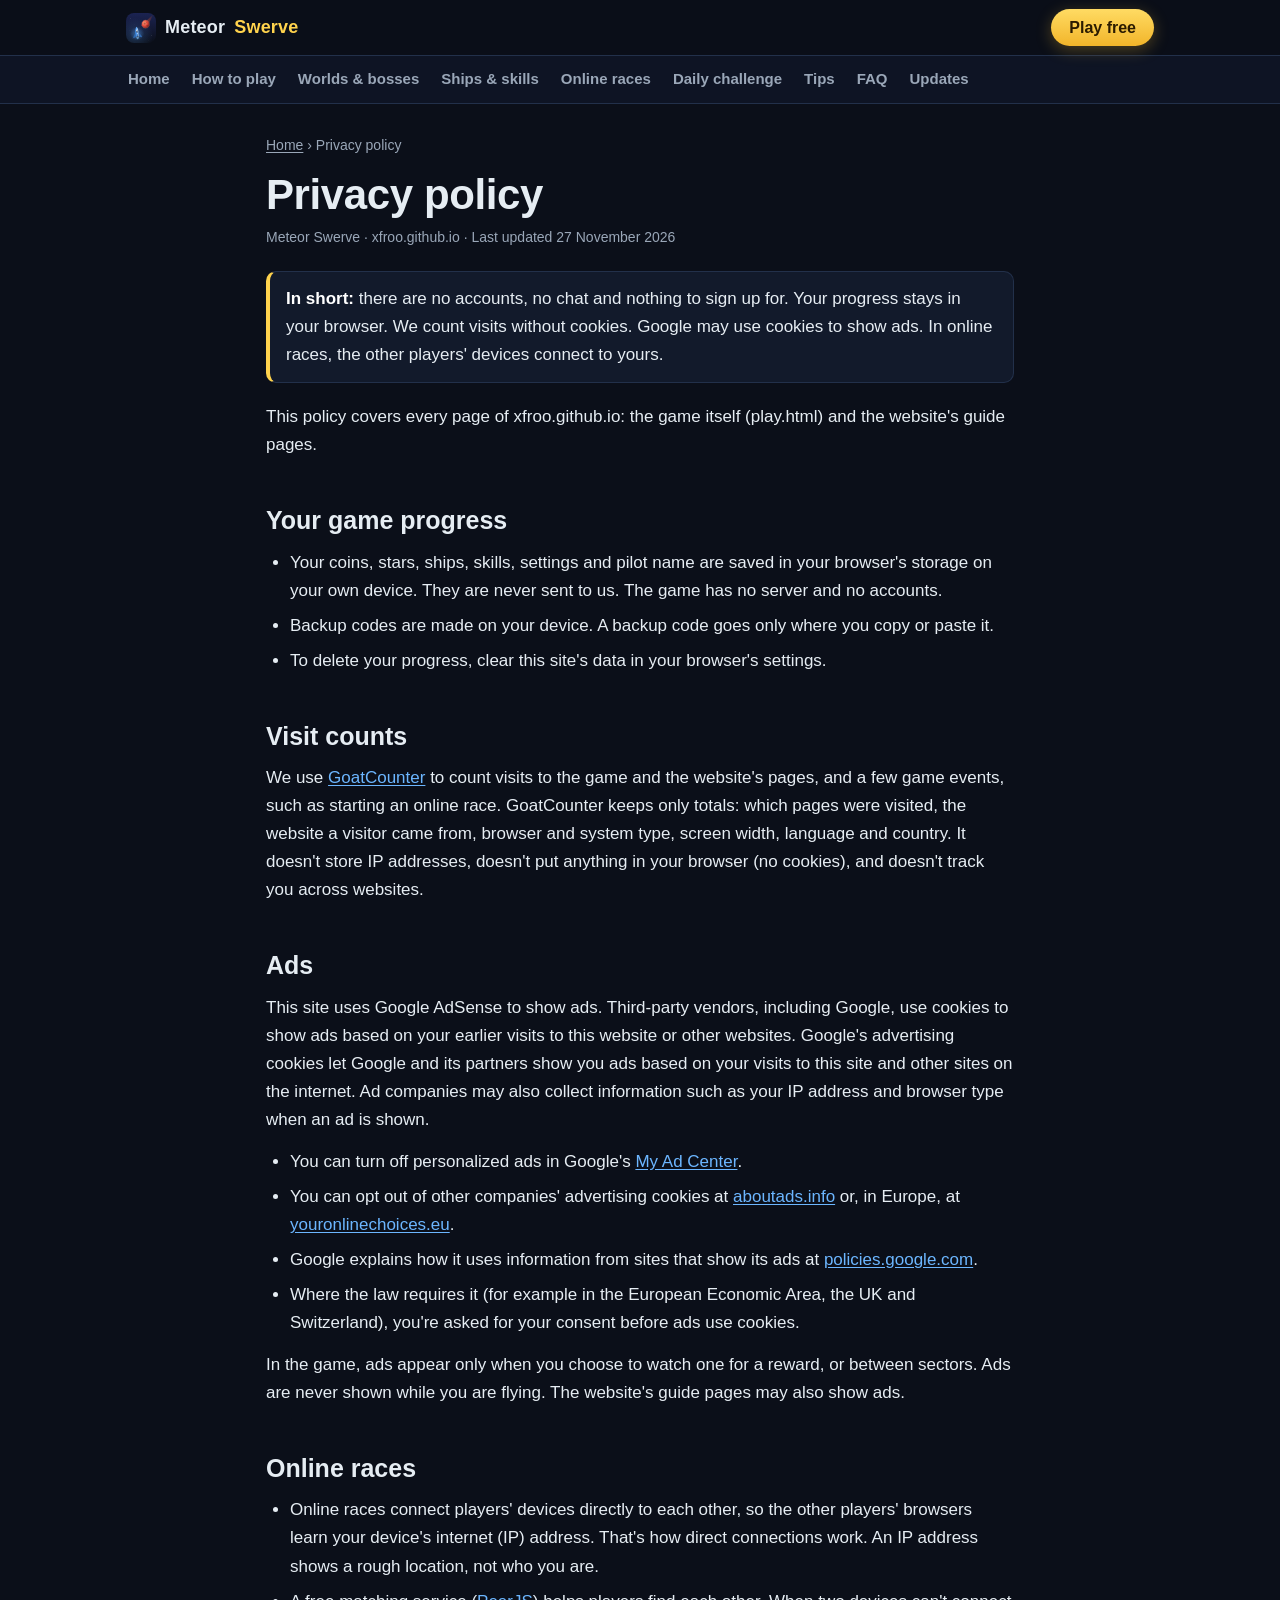
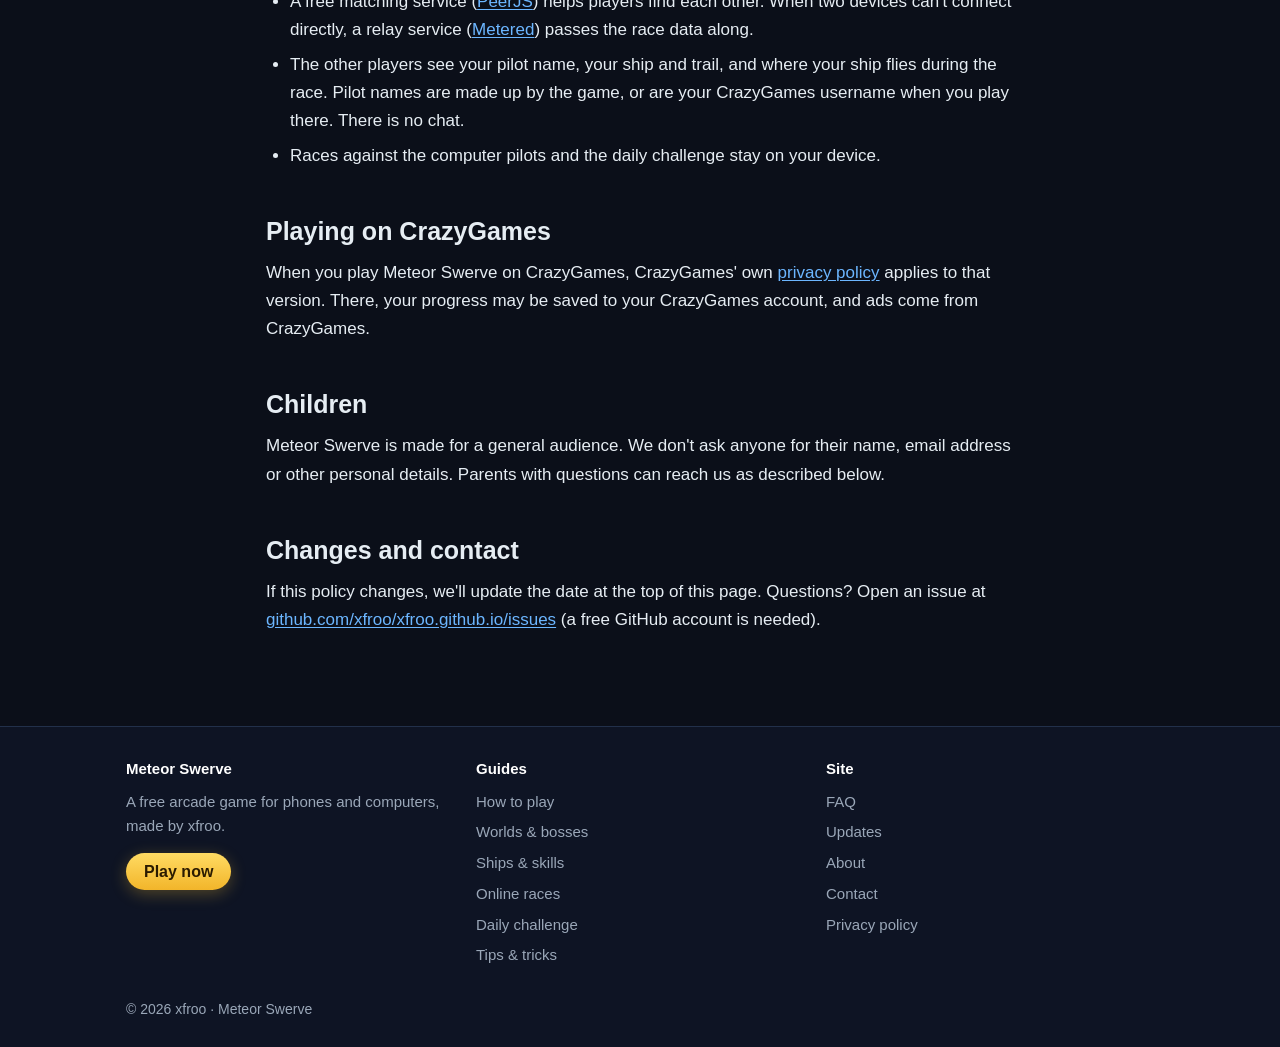
<file: privacy.html>
<!DOCTYPE html>
<html lang="en">
<head>
  <meta charset="UTF-8">
  <meta http-equiv="Content-Security-Policy" content="default-src 'none'; style-src 'self'; img-src 'self'; base-uri 'none'; form-action 'none'">
  <meta name="viewport" content="width=device-width, initial-scale=1">
  <meta name="theme-color" content="#0b0f19">
  <title>Privacy Policy · Meteor Swerve</title>
  <meta name="description" content="How Meteor Swerve and xfroo.github.io handle your data: saved progress, visit counts, ads and online races.">
  <link rel="canonical" href="https://xfroo.github.io/privacy.html">
  <link rel="icon" type="image/svg+xml" href="icon.svg">
  <link rel="apple-touch-icon" href="apple-touch-icon.png">
  <link rel="stylesheet" href="site.css">
</head>
<body>
<header class="top"><div class="top-in">
  <a class="brand" href="./"><img src="icon.svg" alt="" width="30" height="30">Meteor <span>Swerve</span></a>
  <a class="btn gold" href="play.html">Play free</a>
</div></header>
<nav class="nav" aria-label="Site"><div class="nav-in">
  <a href="./">Home</a>
  <a href="how-to-play.html">How to play</a>
  <a href="worlds.html">Worlds &amp; bosses</a>
  <a href="ships.html">Ships &amp; skills</a>
  <a href="online-races.html">Online races</a>
  <a href="daily.html">Daily challenge</a>
  <a href="tips.html">Tips</a>
  <a href="faq.html">FAQ</a>
  <a href="updates.html">Updates</a>
</div></nav>

<main>
  <p class="crumbs"><a href="./">Home</a> › Privacy policy</p>
  <h1>Privacy policy</h1>
  <p class="meta">Meteor Swerve · xfroo.github.io · Last updated 27 November 2026</p>

  <div class="note">
    <p><b>In short:</b> there are no accounts, no chat and nothing to sign up for. Your progress stays in your browser.
      We count visits without cookies. Google may use cookies to show ads. In online races, the other players' devices
      connect to yours.</p>
  </div>
  <p>This policy covers every page of xfroo.github.io: the game itself (play.html) and the website's guide pages.</p>

  <h2 id="progress">Your game progress</h2>
  <ul>
    <li>Your coins, stars, ships, skills, settings and pilot name are saved in your browser's storage on your own device.
      They are never sent to us. The game has no server and no accounts.</li>
    <li>Backup codes are made on your device. A backup code goes only where you copy or paste it.</li>
    <li>To delete your progress, clear this site's data in your browser's settings.</li>
  </ul>

  <h2 id="visits">Visit counts</h2>
  <p>We use <a href="https://www.goatcounter.com/help/privacy">GoatCounter</a> to count visits to the game and the
    website's pages, and a few game events, such as starting an online race. GoatCounter keeps only totals: which pages
    were visited, the website a visitor came from, browser and system type, screen width, language and country. It
    doesn't store IP addresses, doesn't put anything in your browser (no cookies), and doesn't track you across
    websites.</p>

  <h2 id="ads">Ads</h2>
  <p>This site uses Google AdSense to show ads. Third-party vendors, including Google, use cookies to show ads based on
    your earlier visits to this website or other websites. Google's advertising cookies let Google and its partners
    show you ads based on your visits to this site and other sites on the internet. Ad companies may also collect
    information such as your IP address and browser type when an ad is shown.</p>
  <ul>
    <li>You can turn off personalized ads in Google's <a href="https://myadcenter.google.com/">My Ad Center</a>.</li>
    <li>You can opt out of other companies' advertising cookies at <a href="https://optout.aboutads.info/">aboutads.info</a>
      or, in Europe, at <a href="https://www.youronlinechoices.eu/">youronlinechoices.eu</a>.</li>
    <li>Google explains how it uses information from sites that show its ads at
      <a href="https://policies.google.com/technologies/partner-sites">policies.google.com</a>.</li>
    <li>Where the law requires it (for example in the European Economic Area, the UK and Switzerland), you're asked
      for your consent before ads use cookies.</li>
  </ul>
  <p>In the game, ads appear only when you choose to watch one for a reward, or between sectors. Ads are never shown
    while you are flying. The website's guide pages may also show ads.</p>

  <h2 id="online-races">Online races</h2>
  <ul>
    <li>Online races connect players' devices directly to each other, so the other players' browsers learn your device's
      internet (IP) address. That's how direct connections work. An IP address shows a rough location, not who you are.</li>
    <li>A free matching service (<a href="https://peerjs.com/">PeerJS</a>) helps players find each other. When two
      devices can't connect directly, a relay service (<a href="https://www.metered.ca/privacy">Metered</a>) passes the
      race data along.</li>
    <li>The other players see your pilot name, your ship and trail, and where your ship flies during the race. Pilot
      names are made up by the game, or are your CrazyGames username when you play there. There is no chat.</li>
    <li>Races against the computer pilots and the daily challenge stay on your device.</li>
  </ul>

  <h2 id="crazygames">Playing on CrazyGames</h2>
  <p>When you play Meteor Swerve on CrazyGames, CrazyGames' own
    <a href="https://www.crazygames.com/privacy-policy">privacy policy</a> applies to that version. There, your
    progress may be saved to your CrazyGames account, and ads come from CrazyGames.</p>

  <h2 id="children">Children</h2>
  <p>Meteor Swerve is made for a general audience. We don't ask anyone for their name, email address or other personal
    details. Parents with questions can reach us as described below.</p>

  <h2 id="contact">Changes and contact</h2>
  <p>If this policy changes, we'll update the date at the top of this page. Questions? Open an issue at
    <a href="https://github.com/xfroo/xfroo.github.io/issues">github.com/xfroo/xfroo.github.io/issues</a>
    (a free GitHub account is needed).</p>
</main>

<footer class="foot"><div class="foot-in">
  <div class="foot-cols">
    <div><b>Meteor Swerve</b><p>A free arcade game for phones and computers, made by xfroo.</p><a class="btn gold" href="play.html">Play now</a></div>
    <div><b>Guides</b><a href="how-to-play.html">How to play</a><a href="worlds.html">Worlds &amp; bosses</a><a href="ships.html">Ships &amp; skills</a><a href="online-races.html">Online races</a><a href="daily.html">Daily challenge</a><a href="tips.html">Tips &amp; tricks</a></div>
    <div><b>Site</b><a href="faq.html">FAQ</a><a href="updates.html">Updates</a><a href="about.html">About</a><a href="about.html#contact">Contact</a><a href="privacy.html">Privacy policy</a></div>
  </div>
  <p class="copy">© 2026 xfroo · Meteor Swerve</p>
</div></footer>
</body>
</html>
</file>
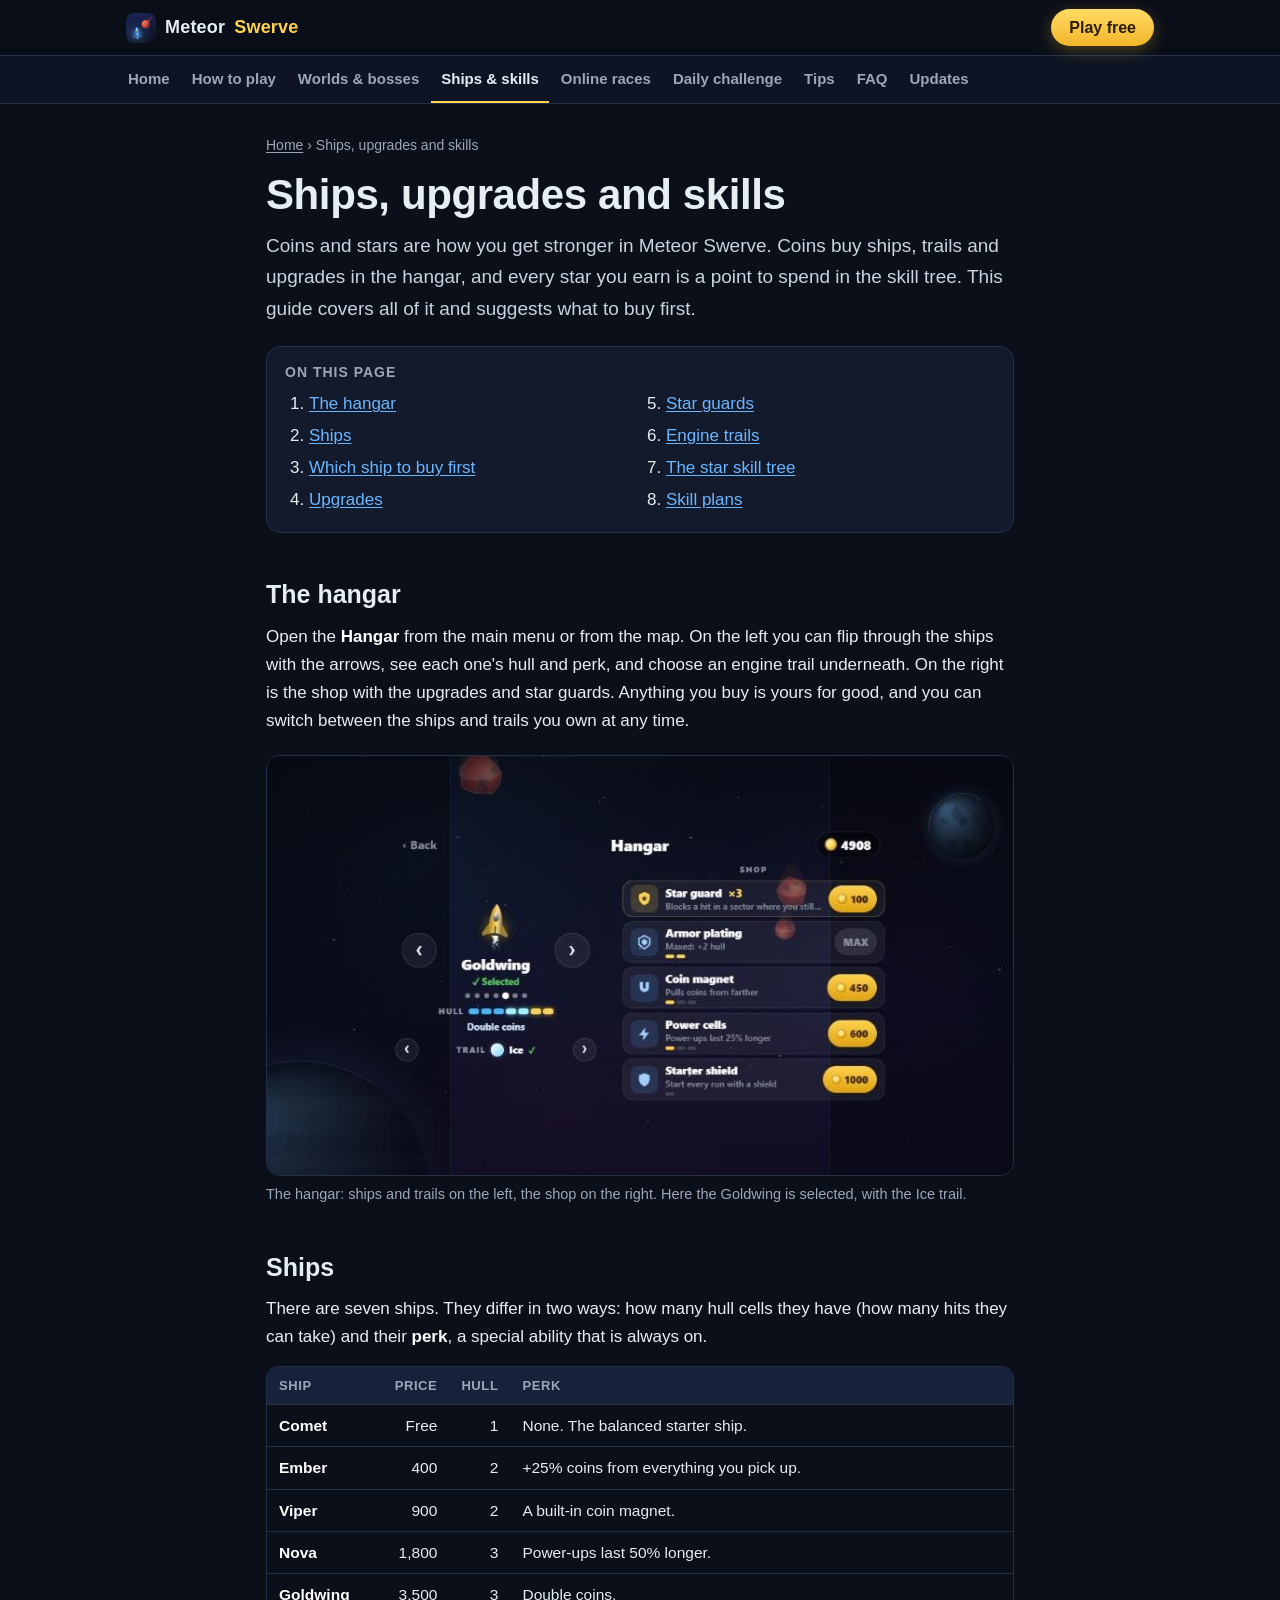
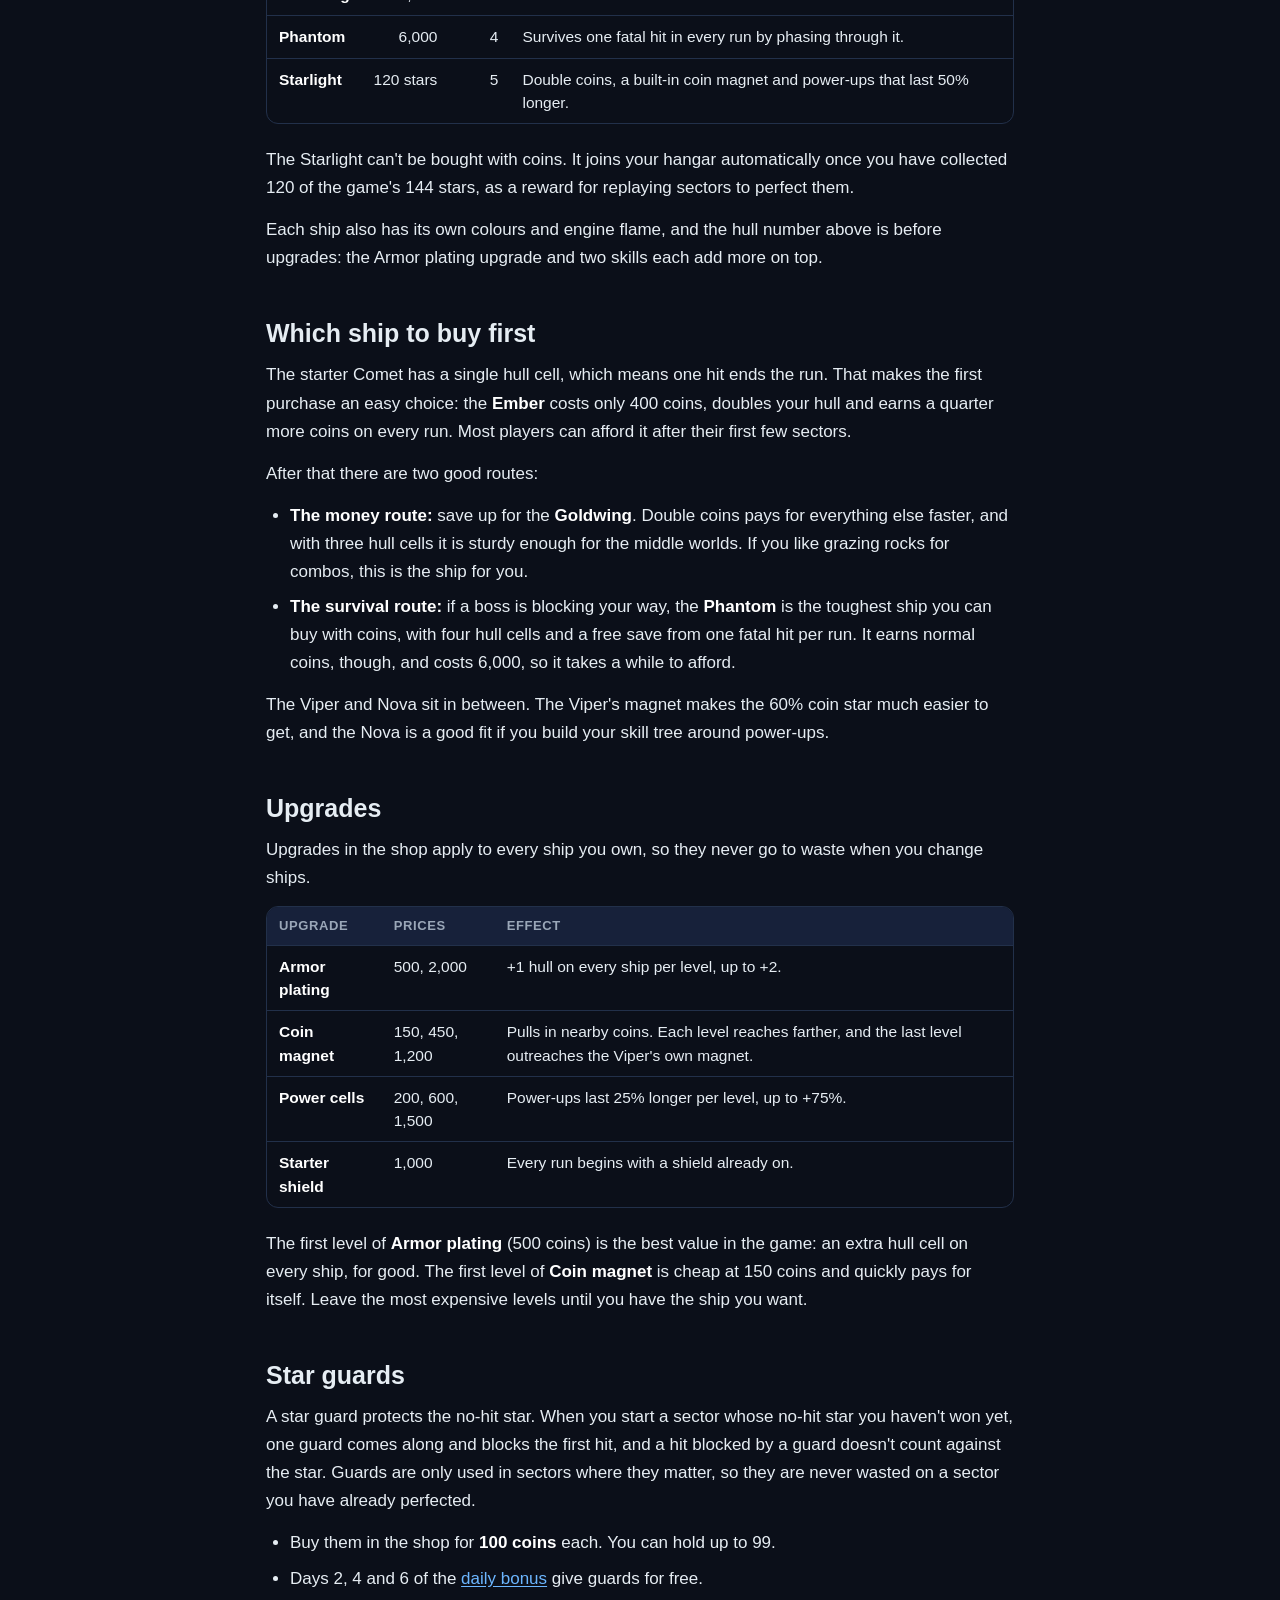
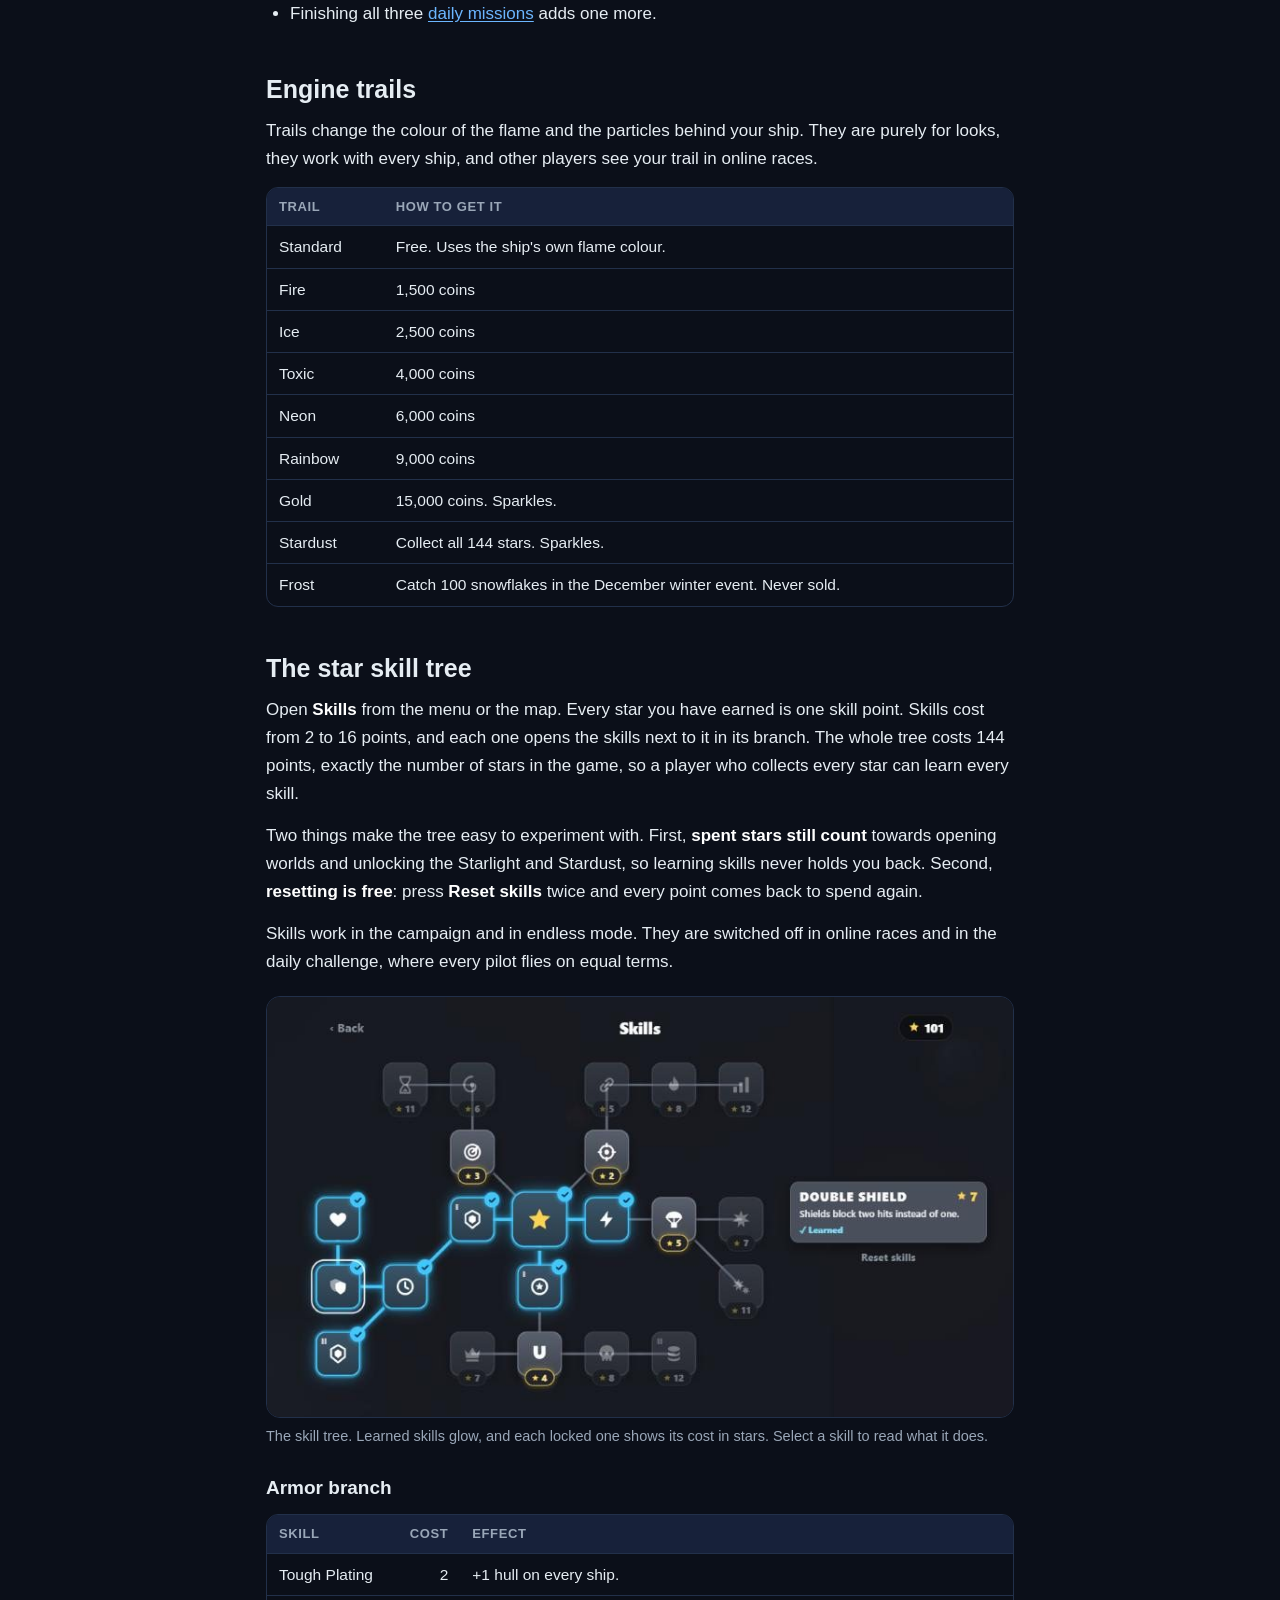
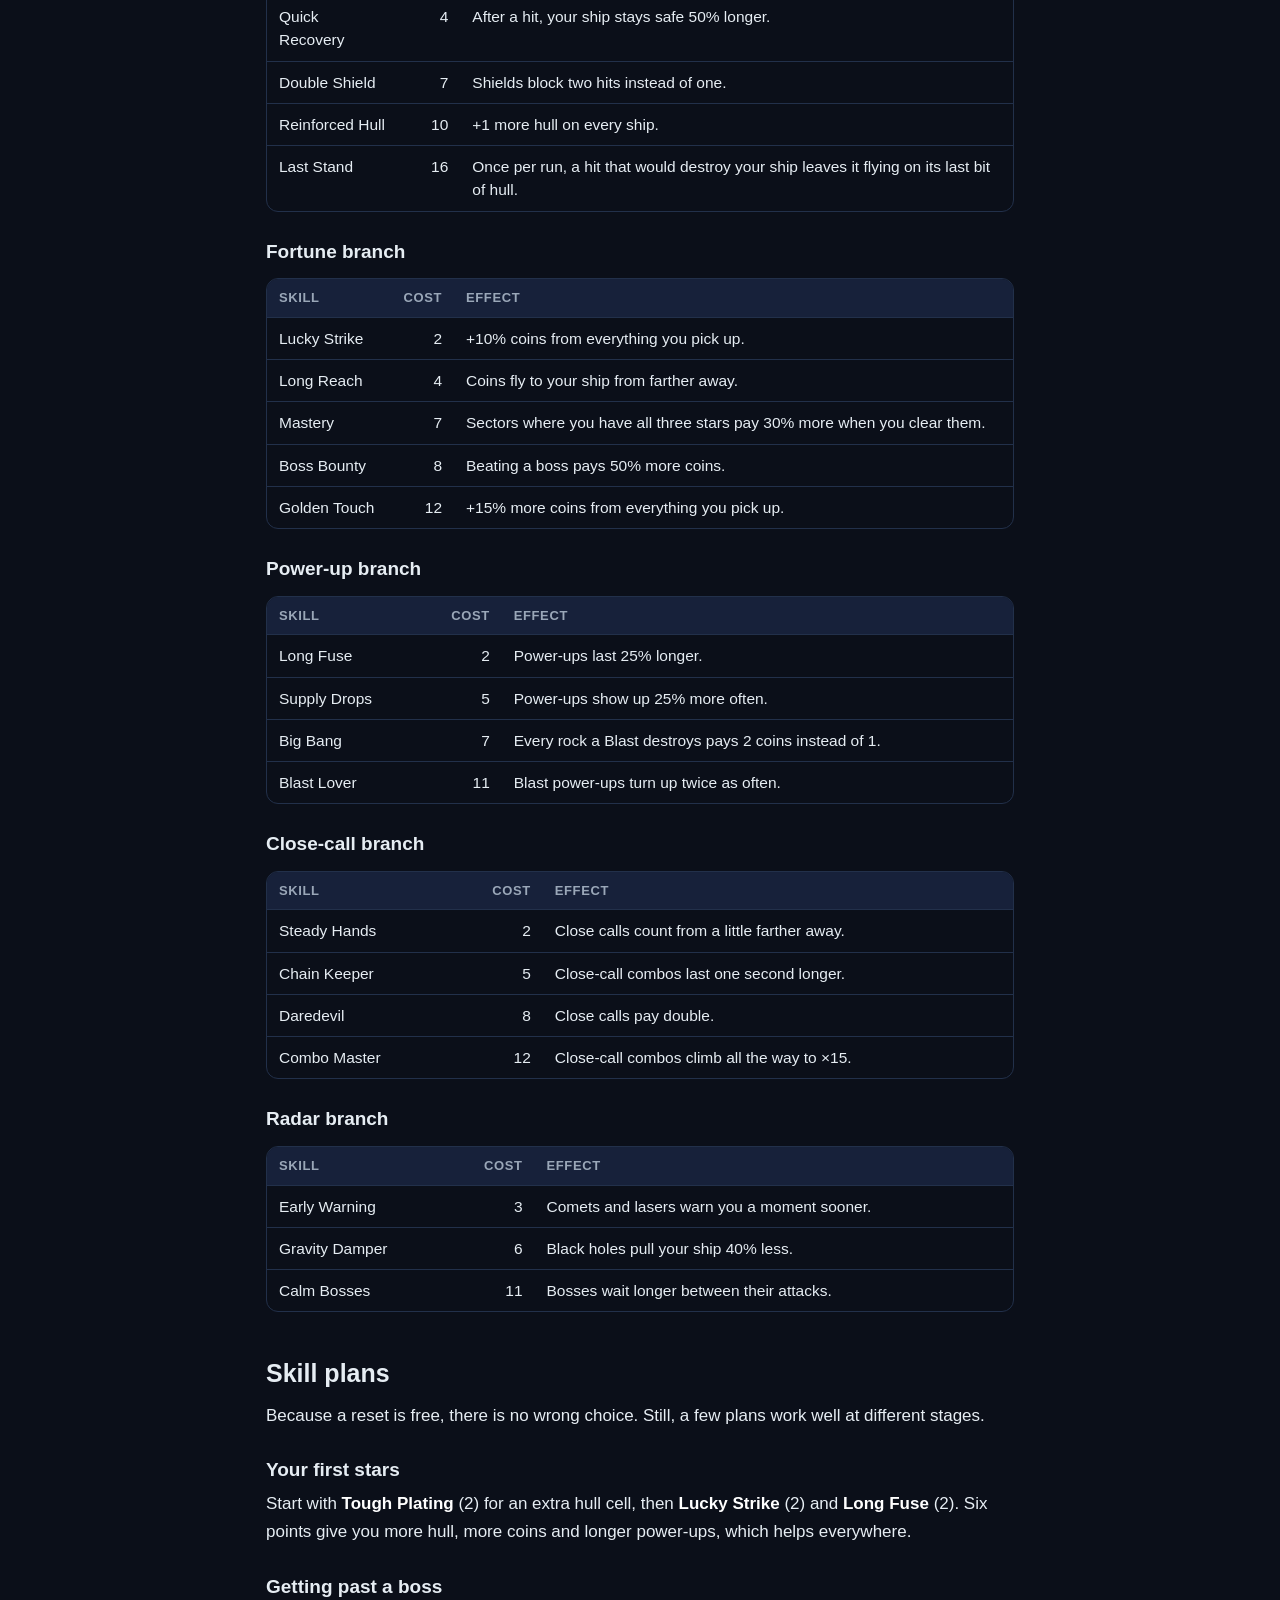
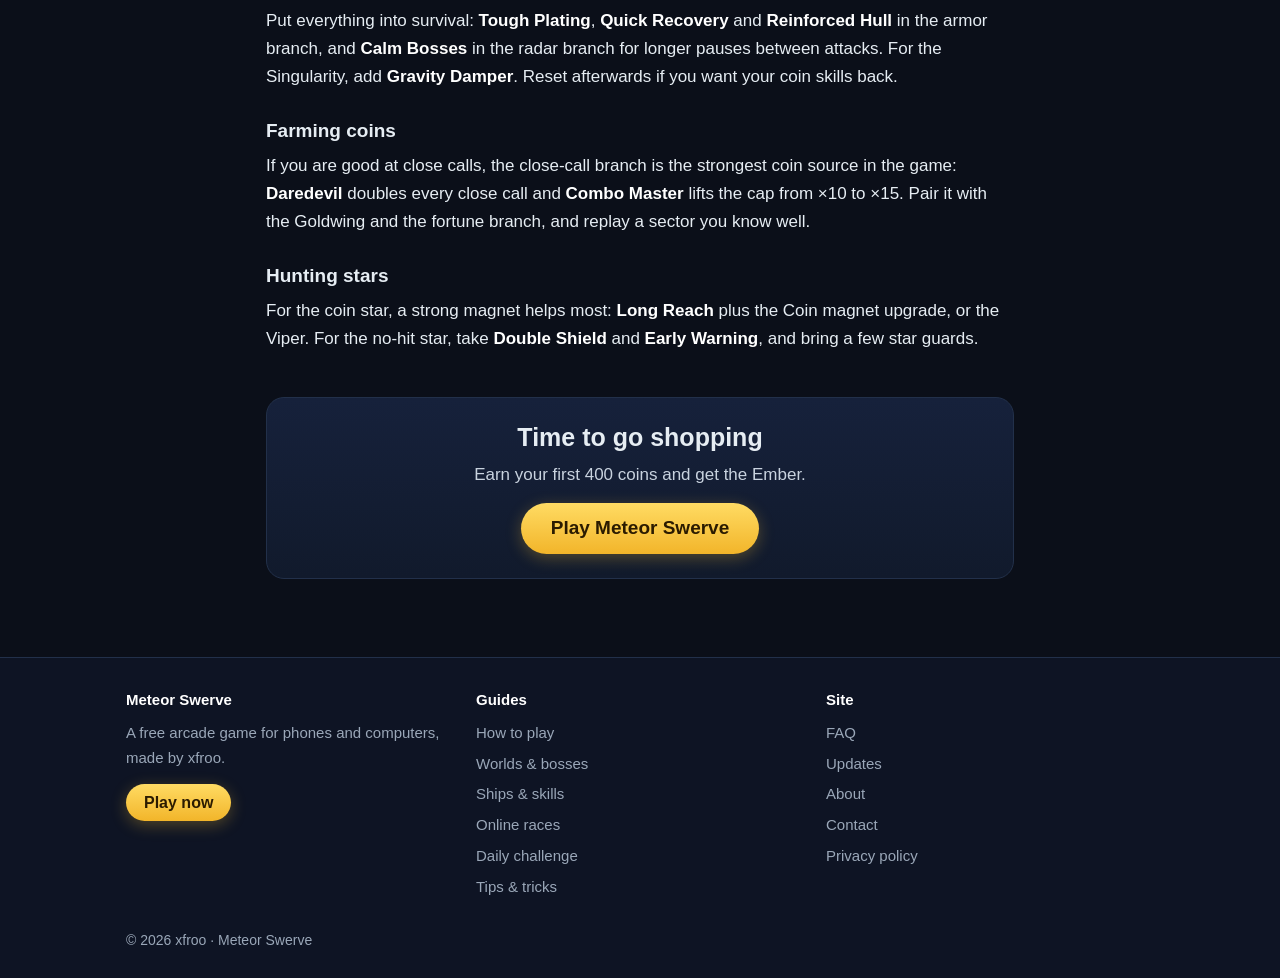
<file: ships.html>
<!DOCTYPE html>
<html lang="en">
<head>
  <meta charset="UTF-8">
  <meta http-equiv="Content-Security-Policy" content="object-src 'none'; base-uri 'self'; form-action 'none'">
  <meta name="viewport" content="width=device-width, initial-scale=1">
  <meta name="theme-color" content="#0b0f19">
  <title>Meteor Swerve Ships, Upgrades and Skill Tree Guide</title>
  <meta name="description" content="Every ship in Meteor Swerve compared, with prices, hull and perks, plus all engine trails, hangar upgrades, star guards and the 21-skill star tree, and what to buy first.">
  <link rel="canonical" href="https://xfroo.github.io/ships.html">
  <link rel="icon" type="image/svg+xml" href="icon.svg">
  <link rel="apple-touch-icon" href="apple-touch-icon.png">
  <link rel="stylesheet" href="site.css">
  <script async src="https://pagead2.googlesyndication.com/pagead/js/adsbygoogle.js?client=ca-pub-9115547121554320" crossorigin="anonymous"></script>
  <script src="site.js" defer></script>
</head>
<body>
<header class="top"><div class="top-in">
  <a class="brand" href="./"><img src="icon.svg" alt="" width="30" height="30">Meteor <span>Swerve</span></a>
  <a class="btn gold" href="play.html">Play free</a>
</div></header>
<nav class="nav" aria-label="Site"><div class="nav-in">
  <a href="./">Home</a>
  <a href="how-to-play.html">How to play</a>
  <a href="worlds.html">Worlds &amp; bosses</a>
  <a href="ships.html" aria-current="page">Ships &amp; skills</a>
  <a href="online-races.html">Online races</a>
  <a href="daily.html">Daily challenge</a>
  <a href="tips.html">Tips</a>
  <a href="faq.html">FAQ</a>
  <a href="updates.html">Updates</a>
</div></nav>

<main>
  <p class="crumbs"><a href="./">Home</a> › Ships, upgrades and skills</p>
  <h1>Ships, upgrades and skills</h1>
  <p class="lead">Coins and stars are how you get stronger in Meteor Swerve. Coins buy ships, trails and upgrades in the
    hangar, and every star you earn is a point to spend in the skill tree. This guide covers all of it and suggests
    what to buy first.</p>

  <nav class="toc" aria-label="On this page">
    <b>On this page</b>
    <ol>
      <li><a href="#hangar">The hangar</a></li>
      <li><a href="#ships">Ships</a></li>
      <li><a href="#first">Which ship to buy first</a></li>
      <li><a href="#upgrades">Upgrades</a></li>
      <li><a href="#guards">Star guards</a></li>
      <li><a href="#trails">Engine trails</a></li>
      <li><a href="#skills">The star skill tree</a></li>
      <li><a href="#builds">Skill plans</a></li>
    </ol>
  </nav>

  <h2 id="hangar">The hangar</h2>
  <p>Open the <b>Hangar</b> from the main menu or from the map. On the left you can flip through the ships with the
    arrows, see each one's hull and perk, and choose an engine trail underneath. On the right is the shop with the
    upgrades and star guards. Anything you buy is yours for good, and you can switch between the ships and trails you own
    at any time.</p>
  <figure><img src="img/hangar.jpg" width="800" height="450" loading="lazy"
    alt="The hangar screen showing the Goldwing ship with its hull and perk, the trail picker, and a shop with star guards, Armor plating, Coin magnet, Power cells and Starter shield">
    <figcaption>The hangar: ships and trails on the left, the shop on the right. Here the Goldwing is selected, with
      the Ice trail.</figcaption></figure>

  <h2 id="ships">Ships</h2>
  <p>There are seven ships. They differ in two ways: how many hull cells they have (how many hits they can take) and
    their <b>perk</b>, a special ability that is always on.</p>
  <div class="table-wrap">
    <table>
      <thead><tr><th>Ship</th><th class="num">Price</th><th class="num">Hull</th><th>Perk</th></tr></thead>
      <tbody>
        <tr><td><b>Comet</b></td><td class="num">Free</td><td class="num">1</td><td>None. The balanced starter ship.</td></tr>
        <tr><td><b>Ember</b></td><td class="num">400</td><td class="num">2</td><td>+25% coins from everything you pick up.</td></tr>
        <tr><td><b>Viper</b></td><td class="num">900</td><td class="num">2</td><td>A built-in coin magnet.</td></tr>
        <tr><td><b>Nova</b></td><td class="num">1,800</td><td class="num">3</td><td>Power-ups last 50% longer.</td></tr>
        <tr><td><b>Goldwing</b></td><td class="num">3,500</td><td class="num">3</td><td>Double coins.</td></tr>
        <tr><td><b>Phantom</b></td><td class="num">6,000</td><td class="num">4</td><td>Survives one fatal hit in every run by phasing through it.</td></tr>
        <tr><td><b>Starlight</b></td><td class="num">120 stars</td><td class="num">5</td><td>Double coins, a built-in coin magnet and power-ups that last 50% longer.</td></tr>
      </tbody>
    </table>
  </div>
  <p>The Starlight can't be bought with coins. It joins your hangar automatically once you have collected 120 of the
    game's 144 stars, as a reward for replaying sectors to perfect them.</p>
  <p>Each ship also has its own colours and engine flame, and the hull number above is before upgrades: the Armor
    plating upgrade and two skills each add more on top.</p>

  <h2 id="first">Which ship to buy first</h2>
  <p>The starter Comet has a single hull cell, which means one hit ends the run. That makes the first purchase an easy
    choice: the <b>Ember</b> costs only 400 coins, doubles your hull and earns a quarter more coins on every run. Most
    players can afford it after their first few sectors.</p>
  <p>After that there are two good routes:</p>
  <ul>
    <li><b>The money route:</b> save up for the <b>Goldwing</b>. Double coins pays for everything else faster, and with
      three hull cells it is sturdy enough for the middle worlds. If you like grazing rocks for combos, this is the ship
      for you.</li>
    <li><b>The survival route:</b> if a boss is blocking your way, the <b>Phantom</b> is the toughest ship you can buy
      with coins, with four hull cells and a free save from one fatal hit per run. It earns normal coins, though, and
      costs 6,000, so it takes a while to afford.</li>
  </ul>
  <p>The Viper and Nova sit in between. The Viper's magnet makes the 60% coin star much easier to get, and the Nova is
    a good fit if you build your skill tree around power-ups.</p>

  <h2 id="upgrades">Upgrades</h2>
  <p>Upgrades in the shop apply to every ship you own, so they never go to waste when you change ships.</p>
  <div class="table-wrap">
    <table>
      <thead><tr><th>Upgrade</th><th>Prices</th><th>Effect</th></tr></thead>
      <tbody>
        <tr><td><b>Armor plating</b></td><td>500, 2,000</td><td>+1 hull on every ship per level, up to +2.</td></tr>
        <tr><td><b>Coin magnet</b></td><td>150, 450, 1,200</td><td>Pulls in nearby coins. Each level reaches farther, and the last level outreaches the Viper's own magnet.</td></tr>
        <tr><td><b>Power cells</b></td><td>200, 600, 1,500</td><td>Power-ups last 25% longer per level, up to +75%.</td></tr>
        <tr><td><b>Starter shield</b></td><td>1,000</td><td>Every run begins with a shield already on.</td></tr>
      </tbody>
    </table>
  </div>
  <p>The first level of <b>Armor plating</b> (500 coins) is the best value in the game: an extra hull cell on every ship,
    for good. The first level of <b>Coin magnet</b> is cheap at 150 coins and quickly pays for itself. Leave the most
    expensive levels until you have the ship you want.</p>

  <h2 id="guards">Star guards</h2>
  <p>A star guard protects the no-hit star. When you start a sector whose no-hit star you haven't won yet, one guard
    comes along and blocks the first hit, and a hit blocked by a guard doesn't count against the star. Guards are only
    used in sectors where they matter, so they are never wasted on a sector you have already perfected.</p>
  <ul>
    <li>Buy them in the shop for <b>100 coins</b> each. You can hold up to 99.</li>
    <li>Days 2, 4 and 6 of the <a href="daily.html#bonus">daily bonus</a> give guards for free.</li>
    <li>Finishing all three <a href="daily.html#missions">daily missions</a> adds one more.</li>
  </ul>

  <h2 id="trails">Engine trails</h2>
  <p>Trails change the colour of the flame and the particles behind your ship. They are purely for looks, they work with
    every ship, and other players see your trail in online races.</p>
  <div class="table-wrap">
    <table>
      <thead><tr><th>Trail</th><th>How to get it</th></tr></thead>
      <tbody>
        <tr><td>Standard</td><td>Free. Uses the ship's own flame colour.</td></tr>
        <tr><td>Fire</td><td>1,500 coins</td></tr>
        <tr><td>Ice</td><td>2,500 coins</td></tr>
        <tr><td>Toxic</td><td>4,000 coins</td></tr>
        <tr><td>Neon</td><td>6,000 coins</td></tr>
        <tr><td>Rainbow</td><td>9,000 coins</td></tr>
        <tr><td>Gold</td><td>15,000 coins. Sparkles.</td></tr>
        <tr><td>Stardust</td><td>Collect all 144 stars. Sparkles.</td></tr>
        <tr><td>Frost</td><td>Catch 100 snowflakes in the December winter event. Never sold.</td></tr>
      </tbody>
    </table>
  </div>

  <h2 id="skills">The star skill tree</h2>
  <p>Open <b>Skills</b> from the menu or the map. Every star you have earned is one skill point. Skills cost from 2 to 16
    points, and each one opens the skills next to it in its branch. The whole tree costs 144 points, exactly the number
    of stars in the game, so a player who collects every star can learn every skill.</p>
  <p>Two things make the tree easy to experiment with. First, <b>spent stars still count</b> towards opening worlds and
    unlocking the Starlight and Stardust, so learning skills never holds you back. Second, <b>resetting is free</b>:
    press <b>Reset skills</b> twice and every point comes back to spend again.</p>
  <p>Skills work in the campaign and in endless mode. They are switched off in online races and in the daily challenge,
    where every pilot flies on equal terms.</p>
  <figure><img src="img/skills.jpg" width="800" height="450" loading="lazy"
    alt="The star skill tree with the Star Pilot node in the centre, learned skills glowing blue, locked skills grey with their star costs, and a card describing Double Shield">
    <figcaption>The skill tree. Learned skills glow, and each locked one shows its cost in stars. Select a skill to read
      what it does.</figcaption></figure>

  <h3>Armor branch</h3>
  <div class="table-wrap">
    <table>
      <thead><tr><th>Skill</th><th class="num">Cost</th><th>Effect</th></tr></thead>
      <tbody>
        <tr><td>Tough Plating</td><td class="num">2</td><td>+1 hull on every ship.</td></tr>
        <tr><td>Quick Recovery</td><td class="num">4</td><td>After a hit, your ship stays safe 50% longer.</td></tr>
        <tr><td>Double Shield</td><td class="num">7</td><td>Shields block two hits instead of one.</td></tr>
        <tr><td>Reinforced Hull</td><td class="num">10</td><td>+1 more hull on every ship.</td></tr>
        <tr><td>Last Stand</td><td class="num">16</td><td>Once per run, a hit that would destroy your ship leaves it flying on its last bit of hull.</td></tr>
      </tbody>
    </table>
  </div>
  <h3>Fortune branch</h3>
  <div class="table-wrap">
    <table>
      <thead><tr><th>Skill</th><th class="num">Cost</th><th>Effect</th></tr></thead>
      <tbody>
        <tr><td>Lucky Strike</td><td class="num">2</td><td>+10% coins from everything you pick up.</td></tr>
        <tr><td>Long Reach</td><td class="num">4</td><td>Coins fly to your ship from farther away.</td></tr>
        <tr><td>Mastery</td><td class="num">7</td><td>Sectors where you have all three stars pay 30% more when you clear them.</td></tr>
        <tr><td>Boss Bounty</td><td class="num">8</td><td>Beating a boss pays 50% more coins.</td></tr>
        <tr><td>Golden Touch</td><td class="num">12</td><td>+15% more coins from everything you pick up.</td></tr>
      </tbody>
    </table>
  </div>
  <h3>Power-up branch</h3>
  <div class="table-wrap">
    <table>
      <thead><tr><th>Skill</th><th class="num">Cost</th><th>Effect</th></tr></thead>
      <tbody>
        <tr><td>Long Fuse</td><td class="num">2</td><td>Power-ups last 25% longer.</td></tr>
        <tr><td>Supply Drops</td><td class="num">5</td><td>Power-ups show up 25% more often.</td></tr>
        <tr><td>Big Bang</td><td class="num">7</td><td>Every rock a Blast destroys pays 2 coins instead of 1.</td></tr>
        <tr><td>Blast Lover</td><td class="num">11</td><td>Blast power-ups turn up twice as often.</td></tr>
      </tbody>
    </table>
  </div>
  <h3>Close-call branch</h3>
  <div class="table-wrap">
    <table>
      <thead><tr><th>Skill</th><th class="num">Cost</th><th>Effect</th></tr></thead>
      <tbody>
        <tr><td>Steady Hands</td><td class="num">2</td><td>Close calls count from a little farther away.</td></tr>
        <tr><td>Chain Keeper</td><td class="num">5</td><td>Close-call combos last one second longer.</td></tr>
        <tr><td>Daredevil</td><td class="num">8</td><td>Close calls pay double.</td></tr>
        <tr><td>Combo Master</td><td class="num">12</td><td>Close-call combos climb all the way to ×15.</td></tr>
      </tbody>
    </table>
  </div>
  <h3>Radar branch</h3>
  <div class="table-wrap">
    <table>
      <thead><tr><th>Skill</th><th class="num">Cost</th><th>Effect</th></tr></thead>
      <tbody>
        <tr><td>Early Warning</td><td class="num">3</td><td>Comets and lasers warn you a moment sooner.</td></tr>
        <tr><td>Gravity Damper</td><td class="num">6</td><td>Black holes pull your ship 40% less.</td></tr>
        <tr><td>Calm Bosses</td><td class="num">11</td><td>Bosses wait longer between their attacks.</td></tr>
      </tbody>
    </table>
  </div>

  <h2 id="builds">Skill plans</h2>
  <p>Because a reset is free, there is no wrong choice. Still, a few plans work well at different stages.</p>
  <h3>Your first stars</h3>
  <p>Start with <b>Tough Plating</b> (2) for an extra hull cell, then <b>Lucky Strike</b> (2) and <b>Long Fuse</b> (2).
    Six points give you more hull, more coins and longer power-ups, which helps everywhere.</p>
  <h3>Getting past a boss</h3>
  <p>Put everything into survival: <b>Tough Plating</b>, <b>Quick Recovery</b> and <b>Reinforced Hull</b> in the armor
    branch, and <b>Calm Bosses</b> in the radar branch for longer pauses between attacks. For the Singularity, add
    <b>Gravity Damper</b>. Reset afterwards if you want your coin skills back.</p>
  <h3>Farming coins</h3>
  <p>If you are good at close calls, the close-call branch is the strongest coin source in the game: <b>Daredevil</b>
    doubles every close call and <b>Combo Master</b> lifts the cap from ×10 to ×15. Pair it with the Goldwing and the
    fortune branch, and replay a sector you know well.</p>
  <h3>Hunting stars</h3>
  <p>For the coin star, a strong magnet helps most: <b>Long Reach</b> plus the Coin magnet upgrade, or the Viper. For the
    no-hit star, take <b>Double Shield</b> and <b>Early Warning</b>, and bring a few star guards.</p>

  <div class="end-cta">
    <h2>Time to go shopping</h2>
    <p>Earn your first 400 coins and get the Ember.</p>
    <a class="btn gold big" href="play.html">Play Meteor Swerve</a>
  </div>
</main>

<footer class="foot"><div class="foot-in">
  <div class="foot-cols">
    <div><b>Meteor Swerve</b><p>A free arcade game for phones and computers, made by xfroo.</p><a class="btn gold" href="play.html">Play now</a></div>
    <div><b>Guides</b><a href="how-to-play.html">How to play</a><a href="worlds.html">Worlds &amp; bosses</a><a href="ships.html">Ships &amp; skills</a><a href="online-races.html">Online races</a><a href="daily.html">Daily challenge</a><a href="tips.html">Tips &amp; tricks</a></div>
    <div><b>Site</b><a href="faq.html">FAQ</a><a href="updates.html">Updates</a><a href="about.html">About</a><a href="about.html#contact">Contact</a><a href="privacy.html">Privacy policy</a></div>
  </div>
  <p class="copy">© 2026 xfroo · Meteor Swerve</p>
</div></footer>
</body>
</html>
</file>
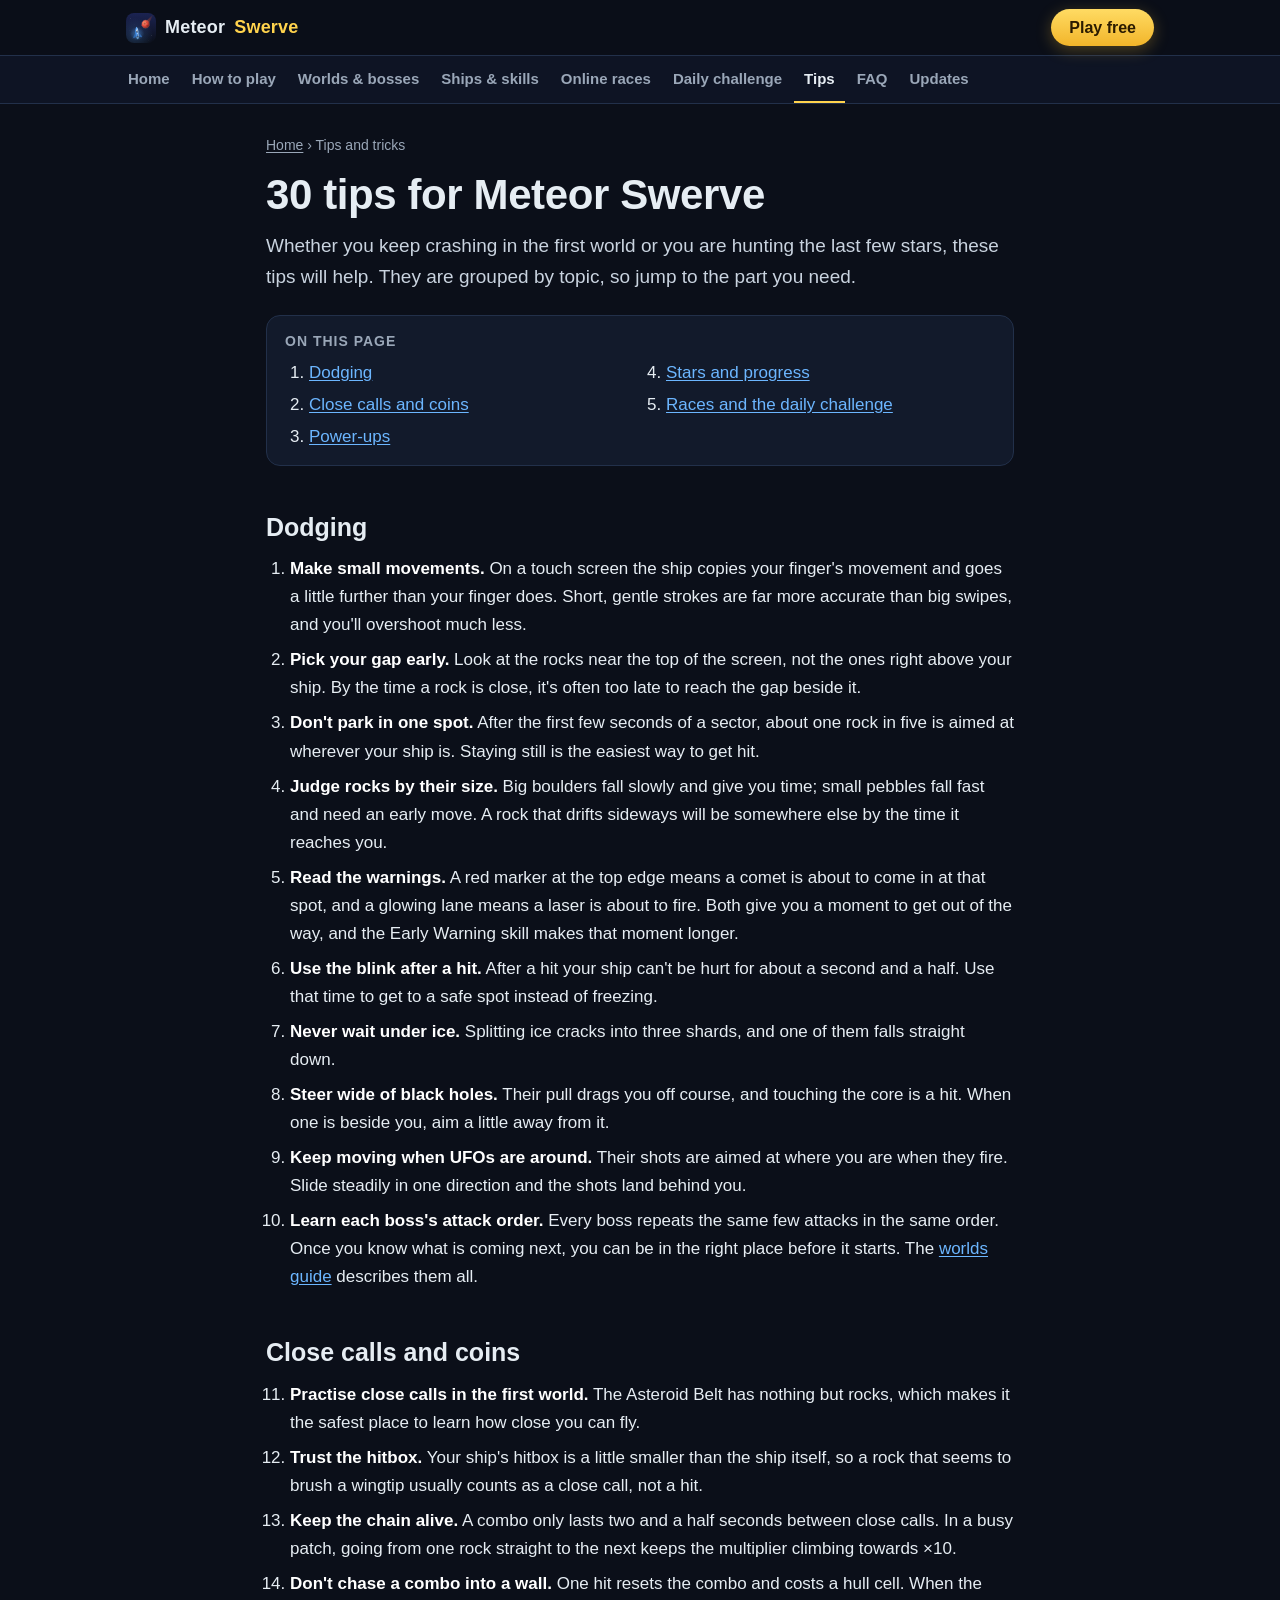
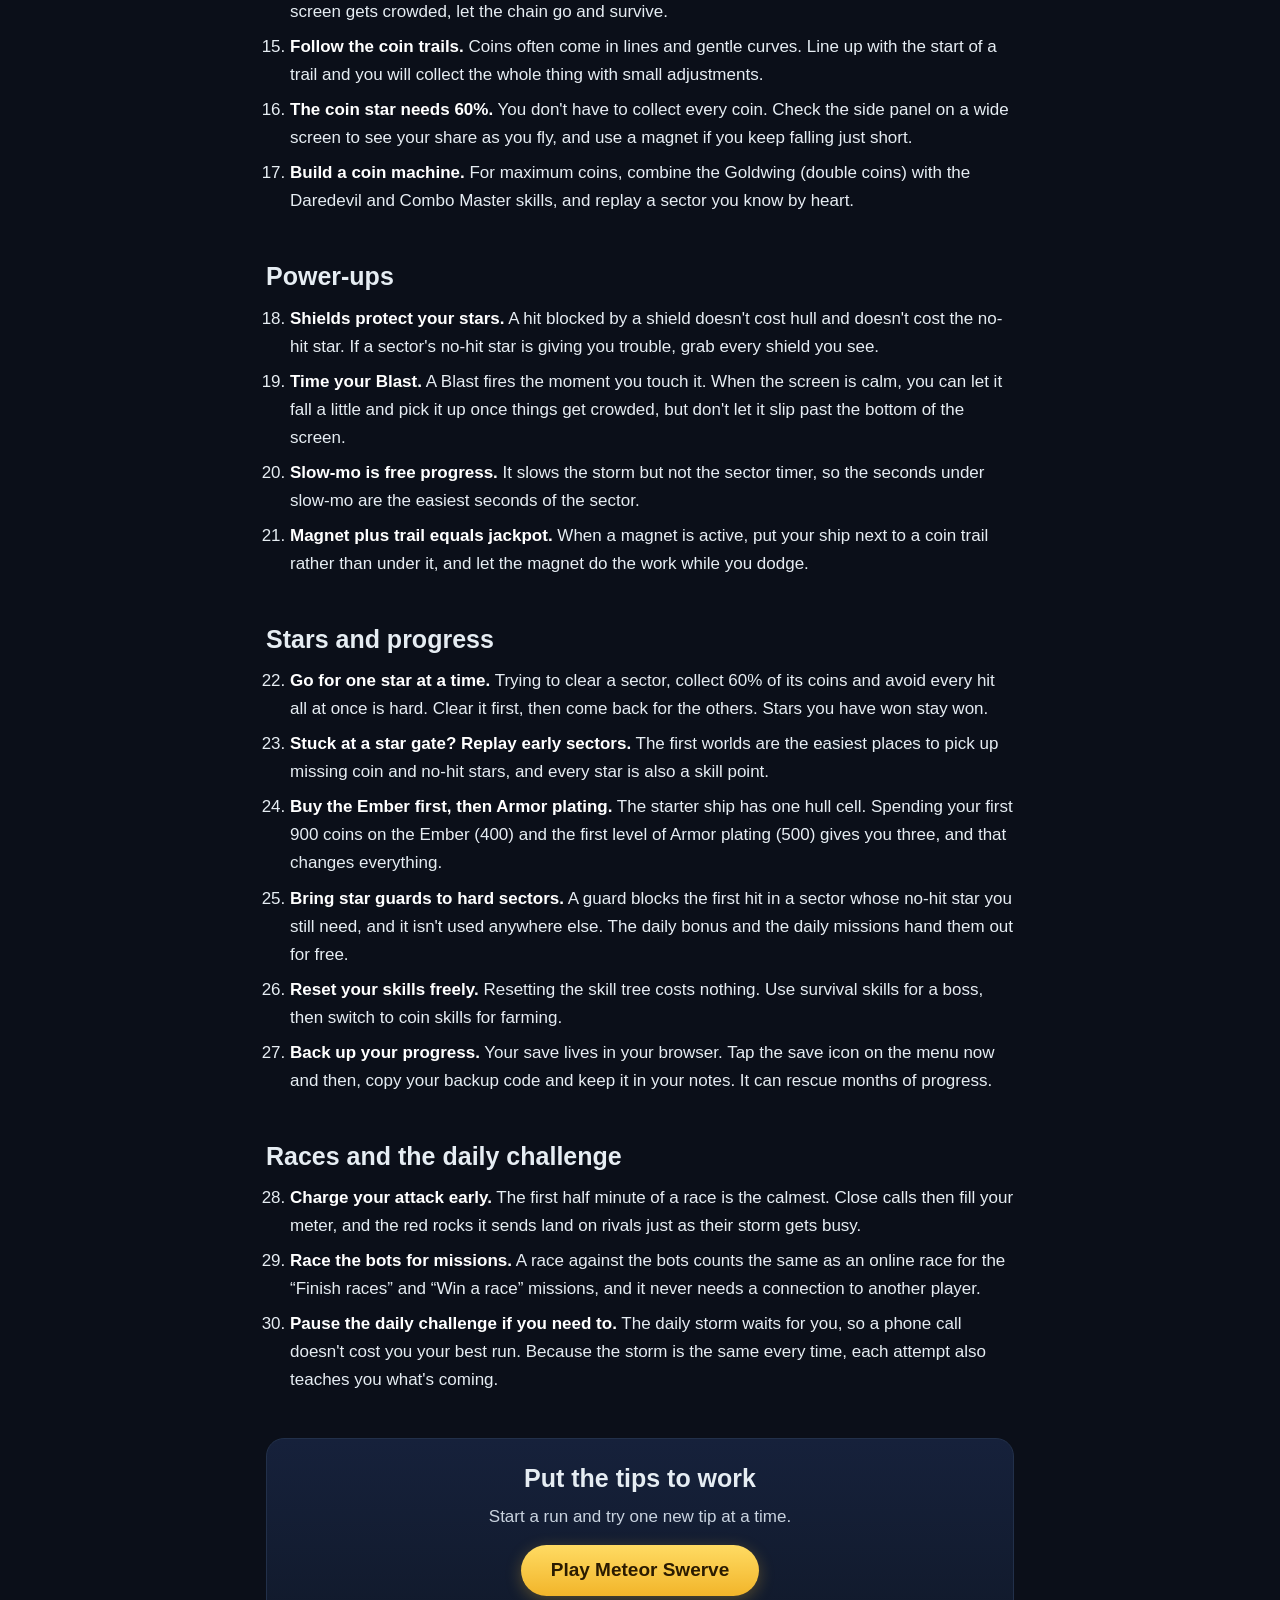
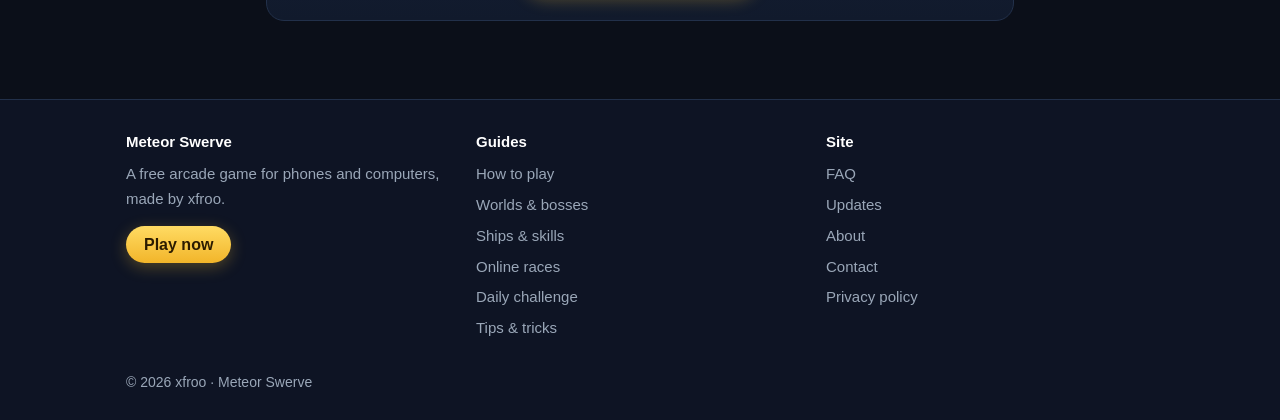
<file: tips.html>
<!DOCTYPE html>
<html lang="en">
<head>
  <meta charset="UTF-8">
  <meta http-equiv="Content-Security-Policy" content="object-src 'none'; base-uri 'self'; form-action 'none'">
  <meta name="viewport" content="width=device-width, initial-scale=1">
  <meta name="theme-color" content="#0b0f19">
  <title>30 Meteor Swerve Tips · Dodge Better, Earn More Coins, Get Every Star</title>
  <meta name="description" content="Thirty practical Meteor Swerve tips for dodging, close-call combos, power-ups, collecting all three stars, spending coins wisely, and winning online races and the daily challenge.">
  <link rel="canonical" href="https://xfroo.github.io/tips.html">
  <link rel="icon" type="image/svg+xml" href="icon.svg">
  <link rel="apple-touch-icon" href="apple-touch-icon.png">
  <link rel="stylesheet" href="site.css">
  <script async src="https://pagead2.googlesyndication.com/pagead/js/adsbygoogle.js?client=ca-pub-9115547121554320" crossorigin="anonymous"></script>
  <script src="site.js" defer></script>
</head>
<body>
<header class="top"><div class="top-in">
  <a class="brand" href="./"><img src="icon.svg" alt="" width="30" height="30">Meteor <span>Swerve</span></a>
  <a class="btn gold" href="play.html">Play free</a>
</div></header>
<nav class="nav" aria-label="Site"><div class="nav-in">
  <a href="./">Home</a>
  <a href="how-to-play.html">How to play</a>
  <a href="worlds.html">Worlds &amp; bosses</a>
  <a href="ships.html">Ships &amp; skills</a>
  <a href="online-races.html">Online races</a>
  <a href="daily.html">Daily challenge</a>
  <a href="tips.html" aria-current="page">Tips</a>
  <a href="faq.html">FAQ</a>
  <a href="updates.html">Updates</a>
</div></nav>

<main>
  <p class="crumbs"><a href="./">Home</a> › Tips and tricks</p>
  <h1>30 tips for Meteor Swerve</h1>
  <p class="lead">Whether you keep crashing in the first world or you are hunting the last few stars, these tips will
    help. They are grouped by topic, so jump to the part you need.</p>

  <nav class="toc" aria-label="On this page">
    <b>On this page</b>
    <ol>
      <li><a href="#dodging">Dodging</a></li>
      <li><a href="#combos">Close calls and coins</a></li>
      <li><a href="#power-ups">Power-ups</a></li>
      <li><a href="#progress">Stars and progress</a></li>
      <li><a href="#races">Races and the daily challenge</a></li>
    </ol>
  </nav>

  <h2 id="dodging">Dodging</h2>
  <ol>
    <li><b>Make small movements.</b> On a touch screen the ship copies your finger's movement and goes a little further
      than your finger does. Short, gentle strokes are far more accurate than big swipes, and you'll overshoot much less.</li>
    <li><b>Pick your gap early.</b> Look at the rocks near the top of the screen, not the ones right above your ship.
      By the time a rock is close, it's often too late to reach the gap beside it.</li>
    <li><b>Don't park in one spot.</b> After the first few seconds of a sector, about one rock in five is aimed at
      wherever your ship is. Staying still is the easiest way to get hit.</li>
    <li><b>Judge rocks by their size.</b> Big boulders fall slowly and give you time; small pebbles fall fast and need
      an early move. A rock that drifts sideways will be somewhere else by the time it reaches you.</li>
    <li><b>Read the warnings.</b> A red marker at the top edge means a comet is about to come in at that spot, and a
      glowing lane means a laser is about to fire. Both give you a moment to get out of the way, and the Early Warning
      skill makes that moment longer.</li>
    <li><b>Use the blink after a hit.</b> After a hit your ship can't be hurt for about a second and a half. Use that
      time to get to a safe spot instead of freezing.</li>
    <li><b>Never wait under ice.</b> Splitting ice cracks into three shards, and one of them falls straight down.</li>
    <li><b>Steer wide of black holes.</b> Their pull drags you off course, and touching the core is a hit. When one is
      beside you, aim a little away from it.</li>
    <li><b>Keep moving when UFOs are around.</b> Their shots are aimed at where you are when they fire. Slide steadily
      in one direction and the shots land behind you.</li>
    <li><b>Learn each boss's attack order.</b> Every boss repeats the same few attacks in the same order. Once you know
      what is coming next, you can be in the right place before it starts. The <a href="worlds.html">worlds guide</a>
      describes them all.</li>
  </ol>

  <h2 id="combos">Close calls and coins</h2>
  <ol start="11">
    <li><b>Practise close calls in the first world.</b> The Asteroid Belt has nothing but rocks, which makes it the
      safest place to learn how close you can fly.</li>
    <li><b>Trust the hitbox.</b> Your ship's hitbox is a little smaller than the ship itself, so a rock that seems to
      brush a wingtip usually counts as a close call, not a hit.</li>
    <li><b>Keep the chain alive.</b> A combo only lasts two and a half seconds between close calls. In a busy patch,
      going from one rock straight to the next keeps the multiplier climbing towards ×10.</li>
    <li><b>Don't chase a combo into a wall.</b> One hit resets the combo and costs a hull cell. When the screen gets
      crowded, let the chain go and survive.</li>
    <li><b>Follow the coin trails.</b> Coins often come in lines and gentle curves. Line up with the start of a trail and
      you will collect the whole thing with small adjustments.</li>
    <li><b>The coin star needs 60%.</b> You don't have to collect every coin. Check the side panel on a wide screen to
      see your share as you fly, and use a magnet if you keep falling just short.</li>
    <li><b>Build a coin machine.</b> For maximum coins, combine the Goldwing (double coins) with the Daredevil and Combo
      Master skills, and replay a sector you know by heart.</li>
  </ol>

  <h2 id="power-ups">Power-ups</h2>
  <ol start="18">
    <li><b>Shields protect your stars.</b> A hit blocked by a shield doesn't cost hull and doesn't cost the no-hit star.
      If a sector's no-hit star is giving you trouble, grab every shield you see.</li>
    <li><b>Time your Blast.</b> A Blast fires the moment you touch it. When the screen is calm, you can let it fall a
      little and pick it up once things get crowded, but don't let it slip past the bottom of the screen.</li>
    <li><b>Slow-mo is free progress.</b> It slows the storm but not the sector timer, so the seconds under slow-mo are
      the easiest seconds of the sector.</li>
    <li><b>Magnet plus trail equals jackpot.</b> When a magnet is active, put your ship next to a coin trail rather than
      under it, and let the magnet do the work while you dodge.</li>
  </ol>

  <h2 id="progress">Stars and progress</h2>
  <ol start="22">
    <li><b>Go for one star at a time.</b> Trying to clear a sector, collect 60% of its coins and avoid every hit all at
      once is hard. Clear it first, then come back for the others. Stars you have won stay won.</li>
    <li><b>Stuck at a star gate? Replay early sectors.</b> The first worlds are the easiest places to pick up missing
      coin and no-hit stars, and every star is also a skill point.</li>
    <li><b>Buy the Ember first, then Armor plating.</b> The starter ship has one hull cell. Spending your first 900
      coins on the Ember (400) and the first level of Armor plating (500) gives you three, and that changes everything.</li>
    <li><b>Bring star guards to hard sectors.</b> A guard blocks the first hit in a sector whose no-hit star you still
      need, and it isn't used anywhere else. The daily bonus and the daily missions hand them out for free.</li>
    <li><b>Reset your skills freely.</b> Resetting the skill tree costs nothing. Use survival skills for a boss, then
      switch to coin skills for farming.</li>
    <li><b>Back up your progress.</b> Your save lives in your browser. Tap the save icon on the menu now and then, copy
      your backup code and keep it in your notes. It can rescue months of progress.</li>
  </ol>

  <h2 id="races">Races and the daily challenge</h2>
  <ol start="28">
    <li><b>Charge your attack early.</b> The first half minute of a race is the calmest. Close calls then fill your
      meter, and the red rocks it sends land on rivals just as their storm gets busy.</li>
    <li><b>Race the bots for missions.</b> A race against the bots counts the same as an online race for the “Finish
      races” and “Win a race” missions, and it never needs a connection to another player.</li>
    <li><b>Pause the daily challenge if you need to.</b> The daily storm waits for you, so a phone call doesn't cost you
      your best run. Because the storm is the same every time, each attempt also teaches you what's coming.</li>
  </ol>

  <div class="end-cta">
    <h2>Put the tips to work</h2>
    <p>Start a run and try one new tip at a time.</p>
    <a class="btn gold big" href="play.html">Play Meteor Swerve</a>
  </div>
</main>

<footer class="foot"><div class="foot-in">
  <div class="foot-cols">
    <div><b>Meteor Swerve</b><p>A free arcade game for phones and computers, made by xfroo.</p><a class="btn gold" href="play.html">Play now</a></div>
    <div><b>Guides</b><a href="how-to-play.html">How to play</a><a href="worlds.html">Worlds &amp; bosses</a><a href="ships.html">Ships &amp; skills</a><a href="online-races.html">Online races</a><a href="daily.html">Daily challenge</a><a href="tips.html">Tips &amp; tricks</a></div>
    <div><b>Site</b><a href="faq.html">FAQ</a><a href="updates.html">Updates</a><a href="about.html">About</a><a href="about.html#contact">Contact</a><a href="privacy.html">Privacy policy</a></div>
  </div>
  <p class="copy">© 2026 xfroo · Meteor Swerve</p>
</div></footer>
</body>
</html>
</file>
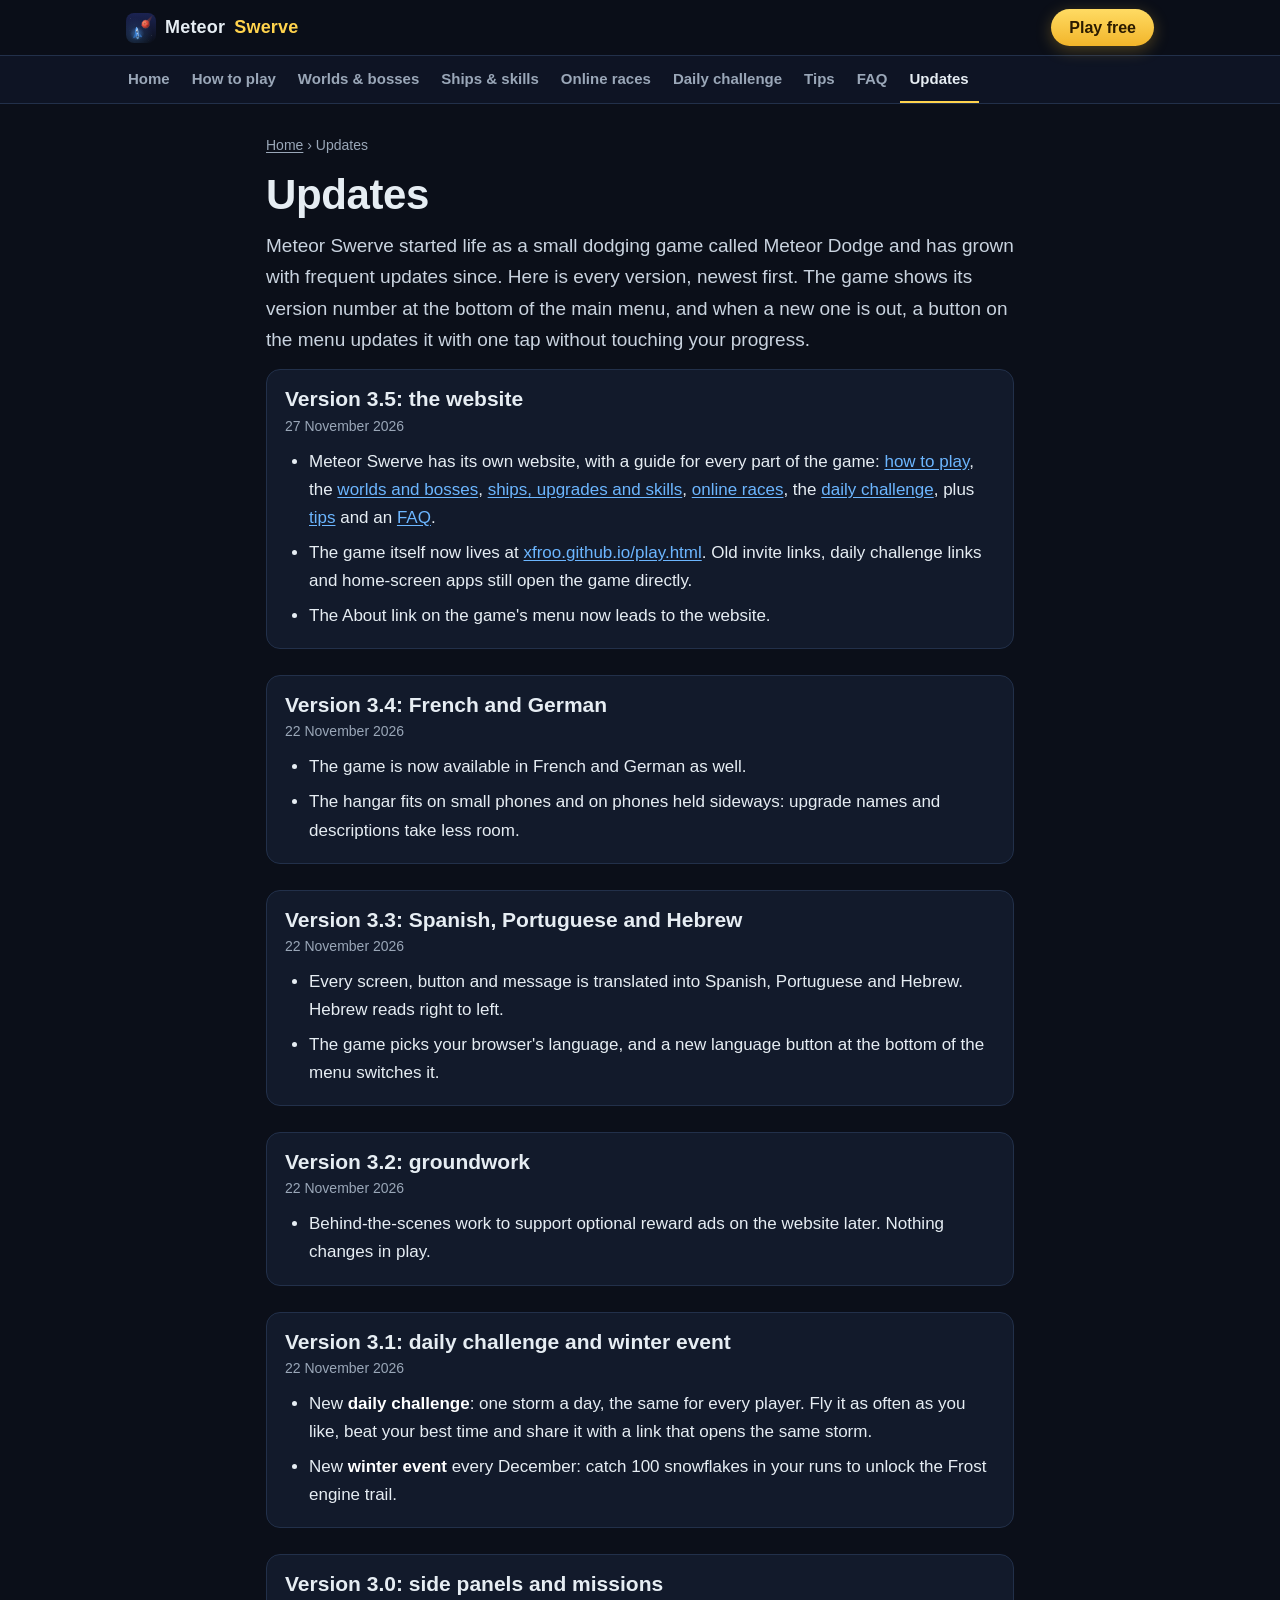
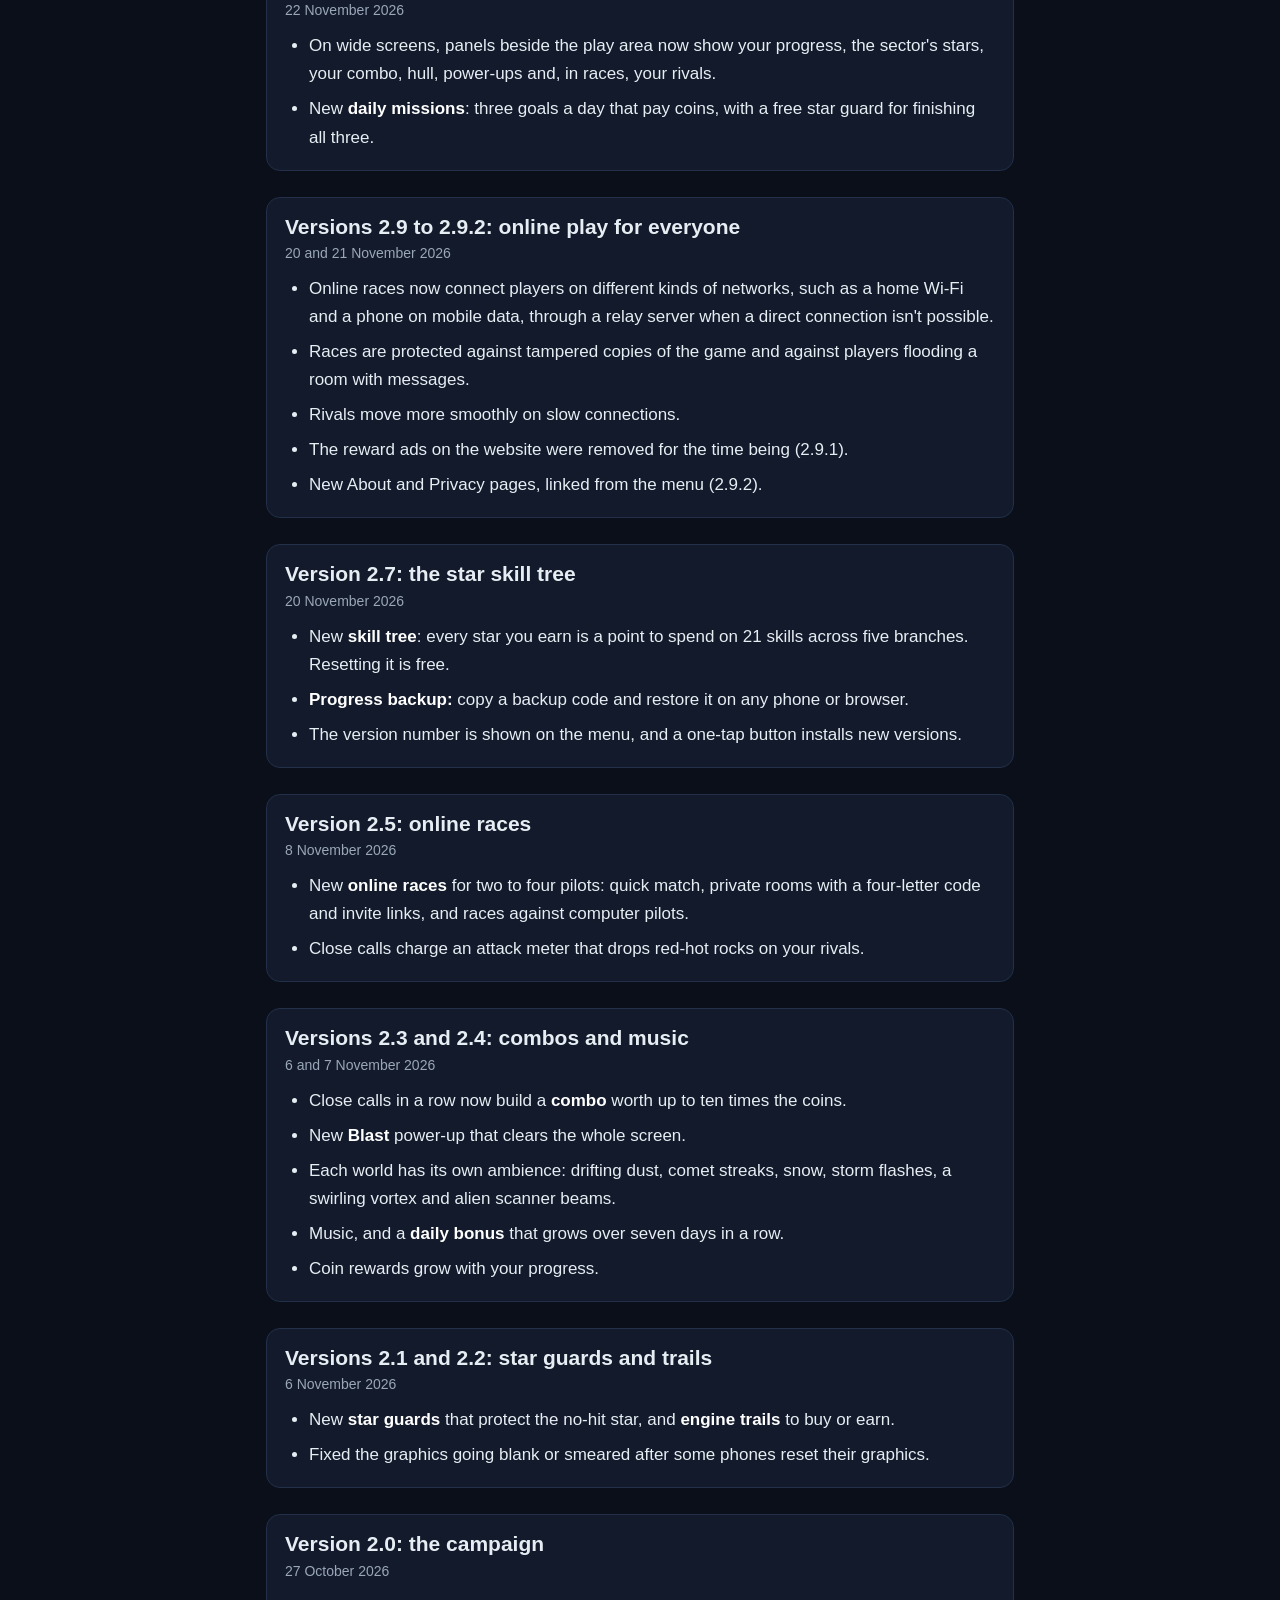
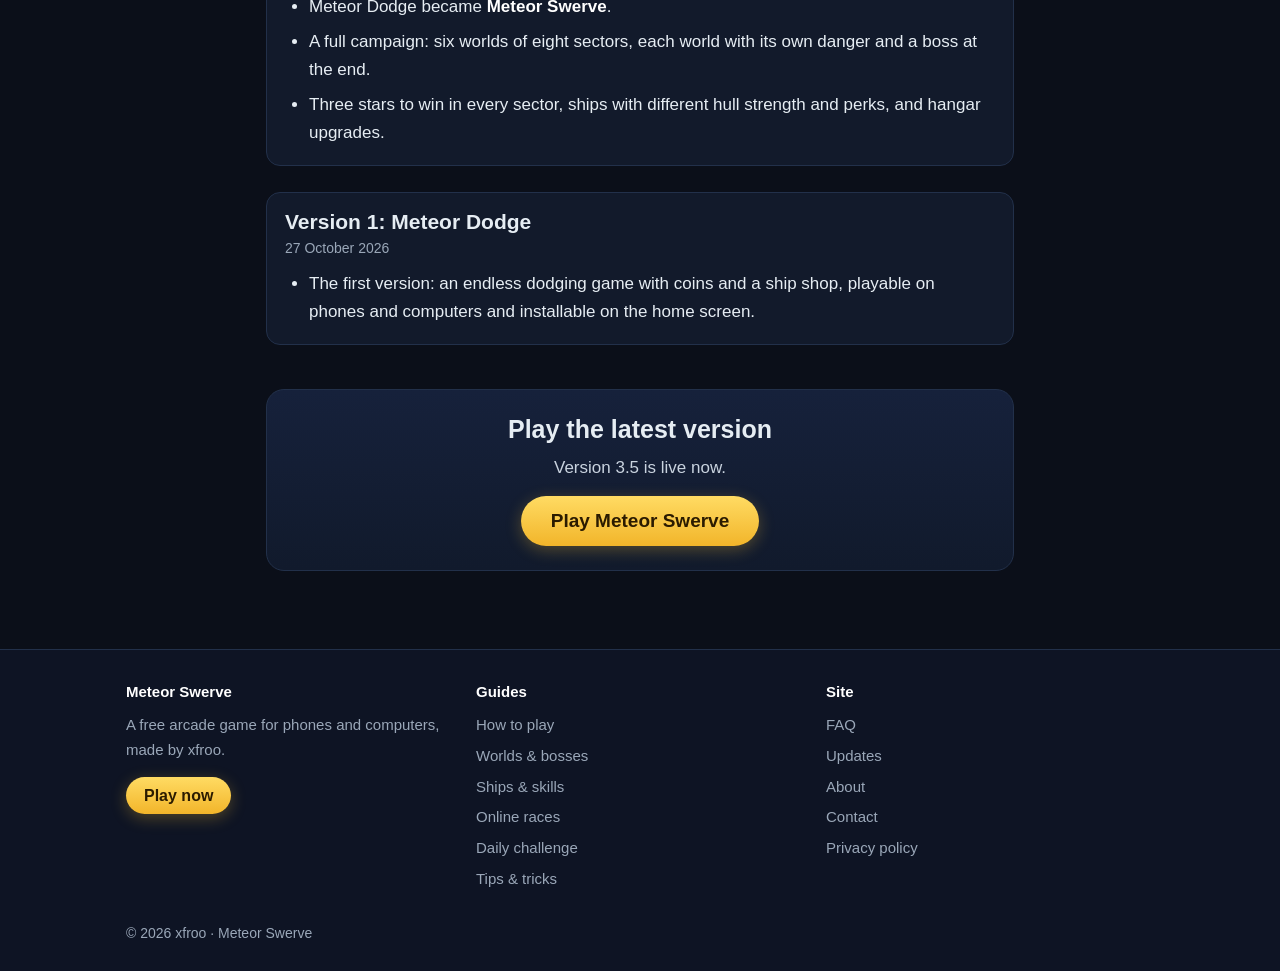
<file: updates.html>
<!DOCTYPE html>
<html lang="en">
<head>
  <meta charset="UTF-8">
  <meta http-equiv="Content-Security-Policy" content="object-src 'none'; base-uri 'self'; form-action 'none'">
  <meta name="viewport" content="width=device-width, initial-scale=1">
  <meta name="theme-color" content="#0b0f19">
  <title>Meteor Swerve Updates · Version History and Patch Notes</title>
  <meta name="description" content="The full Meteor Swerve version history, from the first version of Meteor Dodge to the campaign, online races, the skill tree, the daily challenge and six languages.">
  <link rel="canonical" href="https://xfroo.github.io/updates.html">
  <link rel="icon" type="image/svg+xml" href="icon.svg">
  <link rel="apple-touch-icon" href="apple-touch-icon.png">
  <link rel="stylesheet" href="site.css">
  <script async src="https://pagead2.googlesyndication.com/pagead/js/adsbygoogle.js?client=ca-pub-9115547121554320" crossorigin="anonymous"></script>
  <script src="site.js" defer></script>
</head>
<body>
<header class="top"><div class="top-in">
  <a class="brand" href="./"><img src="icon.svg" alt="" width="30" height="30">Meteor <span>Swerve</span></a>
  <a class="btn gold" href="play.html">Play free</a>
</div></header>
<nav class="nav" aria-label="Site"><div class="nav-in">
  <a href="./">Home</a>
  <a href="how-to-play.html">How to play</a>
  <a href="worlds.html">Worlds &amp; bosses</a>
  <a href="ships.html">Ships &amp; skills</a>
  <a href="online-races.html">Online races</a>
  <a href="daily.html">Daily challenge</a>
  <a href="tips.html">Tips</a>
  <a href="faq.html">FAQ</a>
  <a href="updates.html" aria-current="page">Updates</a>
</div></nav>

<main>
  <p class="crumbs"><a href="./">Home</a> › Updates</p>
  <h1>Updates</h1>
  <p class="lead">Meteor Swerve started life as a small dodging game called Meteor Dodge and has grown with frequent
    updates since. Here is every version, newest first. The game shows its version number at the bottom of the main
    menu, and when a new one is out, a button on the menu updates it with one tap without touching your progress.</p>

  <section class="release" id="v3-5">
    <h2>Version 3.5: the website</h2>
    <p class="date">27 November 2026</p>
    <ul>
      <li>Meteor Swerve has its own website, with a guide for every part of the game: <a href="how-to-play.html">how to
        play</a>, the <a href="worlds.html">worlds and bosses</a>, <a href="ships.html">ships, upgrades and skills</a>,
        <a href="online-races.html">online races</a>, the <a href="daily.html">daily challenge</a>, plus
        <a href="tips.html">tips</a> and an <a href="faq.html">FAQ</a>.</li>
      <li>The game itself now lives at <a href="play.html">xfroo.github.io/play.html</a>. Old invite links, daily
        challenge links and home-screen apps still open the game directly.</li>
      <li>The About link on the game's menu now leads to the website.</li>
    </ul>
  </section>

  <section class="release" id="v3-4">
    <h2>Version 3.4: French and German</h2>
    <p class="date">22 November 2026</p>
    <ul>
      <li>The game is now available in French and German as well.</li>
      <li>The hangar fits on small phones and on phones held sideways: upgrade names and descriptions take less room.</li>
    </ul>
  </section>

  <section class="release" id="v3-3">
    <h2>Version 3.3: Spanish, Portuguese and Hebrew</h2>
    <p class="date">22 November 2026</p>
    <ul>
      <li>Every screen, button and message is translated into Spanish, Portuguese and Hebrew. Hebrew reads right to left.</li>
      <li>The game picks your browser's language, and a new language button at the bottom of the menu switches it.</li>
    </ul>
  </section>

  <section class="release" id="v3-2">
    <h2>Version 3.2: groundwork</h2>
    <p class="date">22 November 2026</p>
    <ul>
      <li>Behind-the-scenes work to support optional reward ads on the website later. Nothing changes in play.</li>
    </ul>
  </section>

  <section class="release" id="v3-1">
    <h2>Version 3.1: daily challenge and winter event</h2>
    <p class="date">22 November 2026</p>
    <ul>
      <li>New <b>daily challenge</b>: one storm a day, the same for every player. Fly it as often as you like, beat your
        best time and share it with a link that opens the same storm.</li>
      <li>New <b>winter event</b> every December: catch 100 snowflakes in your runs to unlock the Frost engine trail.</li>
    </ul>
  </section>

  <section class="release" id="v3-0">
    <h2>Version 3.0: side panels and missions</h2>
    <p class="date">22 November 2026</p>
    <ul>
      <li>On wide screens, panels beside the play area now show your progress, the sector's stars, your combo, hull,
        power-ups and, in races, your rivals.</li>
      <li>New <b>daily missions</b>: three goals a day that pay coins, with a free star guard for finishing all three.</li>
    </ul>
  </section>

  <section class="release" id="v2-9">
    <h2>Versions 2.9 to 2.9.2: online play for everyone</h2>
    <p class="date">20 and 21 November 2026</p>
    <ul>
      <li>Online races now connect players on different kinds of networks, such as a home Wi-Fi and a phone on mobile
        data, through a relay server when a direct connection isn't possible.</li>
      <li>Races are protected against tampered copies of the game and against players flooding a room with messages.</li>
      <li>Rivals move more smoothly on slow connections.</li>
      <li>The reward ads on the website were removed for the time being (2.9.1).</li>
      <li>New About and Privacy pages, linked from the menu (2.9.2).</li>
    </ul>
  </section>

  <section class="release" id="v2-7">
    <h2>Version 2.7: the star skill tree</h2>
    <p class="date">20 November 2026</p>
    <ul>
      <li>New <b>skill tree</b>: every star you earn is a point to spend on 21 skills across five branches. Resetting it
        is free.</li>
      <li><b>Progress backup:</b> copy a backup code and restore it on any phone or browser.</li>
      <li>The version number is shown on the menu, and a one-tap button installs new versions.</li>
    </ul>
  </section>

  <section class="release" id="v2-5">
    <h2>Version 2.5: online races</h2>
    <p class="date">8 November 2026</p>
    <ul>
      <li>New <b>online races</b> for two to four pilots: quick match, private rooms with a four-letter code and invite
        links, and races against computer pilots.</li>
      <li>Close calls charge an attack meter that drops red-hot rocks on your rivals.</li>
    </ul>
  </section>

  <section class="release" id="v2-4">
    <h2>Versions 2.3 and 2.4: combos and music</h2>
    <p class="date">6 and 7 November 2026</p>
    <ul>
      <li>Close calls in a row now build a <b>combo</b> worth up to ten times the coins.</li>
      <li>New <b>Blast</b> power-up that clears the whole screen.</li>
      <li>Each world has its own ambience: drifting dust, comet streaks, snow, storm flashes, a swirling vortex and
        alien scanner beams.</li>
      <li>Music, and a <b>daily bonus</b> that grows over seven days in a row.</li>
      <li>Coin rewards grow with your progress.</li>
    </ul>
  </section>

  <section class="release" id="v2-1">
    <h2>Versions 2.1 and 2.2: star guards and trails</h2>
    <p class="date">6 November 2026</p>
    <ul>
      <li>New <b>star guards</b> that protect the no-hit star, and <b>engine trails</b> to buy or earn.</li>
      <li>Fixed the graphics going blank or smeared after some phones reset their graphics.</li>
    </ul>
  </section>

  <section class="release" id="v2-0">
    <h2>Version 2.0: the campaign</h2>
    <p class="date">27 October 2026</p>
    <ul>
      <li>Meteor Dodge became <b>Meteor Swerve</b>.</li>
      <li>A full campaign: six worlds of eight sectors, each world with its own danger and a boss at the end.</li>
      <li>Three stars to win in every sector, ships with different hull strength and perks, and hangar upgrades.</li>
    </ul>
  </section>

  <section class="release" id="v1">
    <h2>Version 1: Meteor Dodge</h2>
    <p class="date">27 October 2026</p>
    <ul>
      <li>The first version: an endless dodging game with coins and a ship shop, playable on phones and computers and
        installable on the home screen.</li>
    </ul>
  </section>

  <div class="end-cta">
    <h2>Play the latest version</h2>
    <p>Version 3.5 is live now.</p>
    <a class="btn gold big" href="play.html">Play Meteor Swerve</a>
  </div>
</main>

<footer class="foot"><div class="foot-in">
  <div class="foot-cols">
    <div><b>Meteor Swerve</b><p>A free arcade game for phones and computers, made by xfroo.</p><a class="btn gold" href="play.html">Play now</a></div>
    <div><b>Guides</b><a href="how-to-play.html">How to play</a><a href="worlds.html">Worlds &amp; bosses</a><a href="ships.html">Ships &amp; skills</a><a href="online-races.html">Online races</a><a href="daily.html">Daily challenge</a><a href="tips.html">Tips &amp; tricks</a></div>
    <div><b>Site</b><a href="faq.html">FAQ</a><a href="updates.html">Updates</a><a href="about.html">About</a><a href="about.html#contact">Contact</a><a href="privacy.html">Privacy policy</a></div>
  </div>
  <p class="copy">© 2026 xfroo · Meteor Swerve</p>
</div></footer>
</body>
</html>
</file>
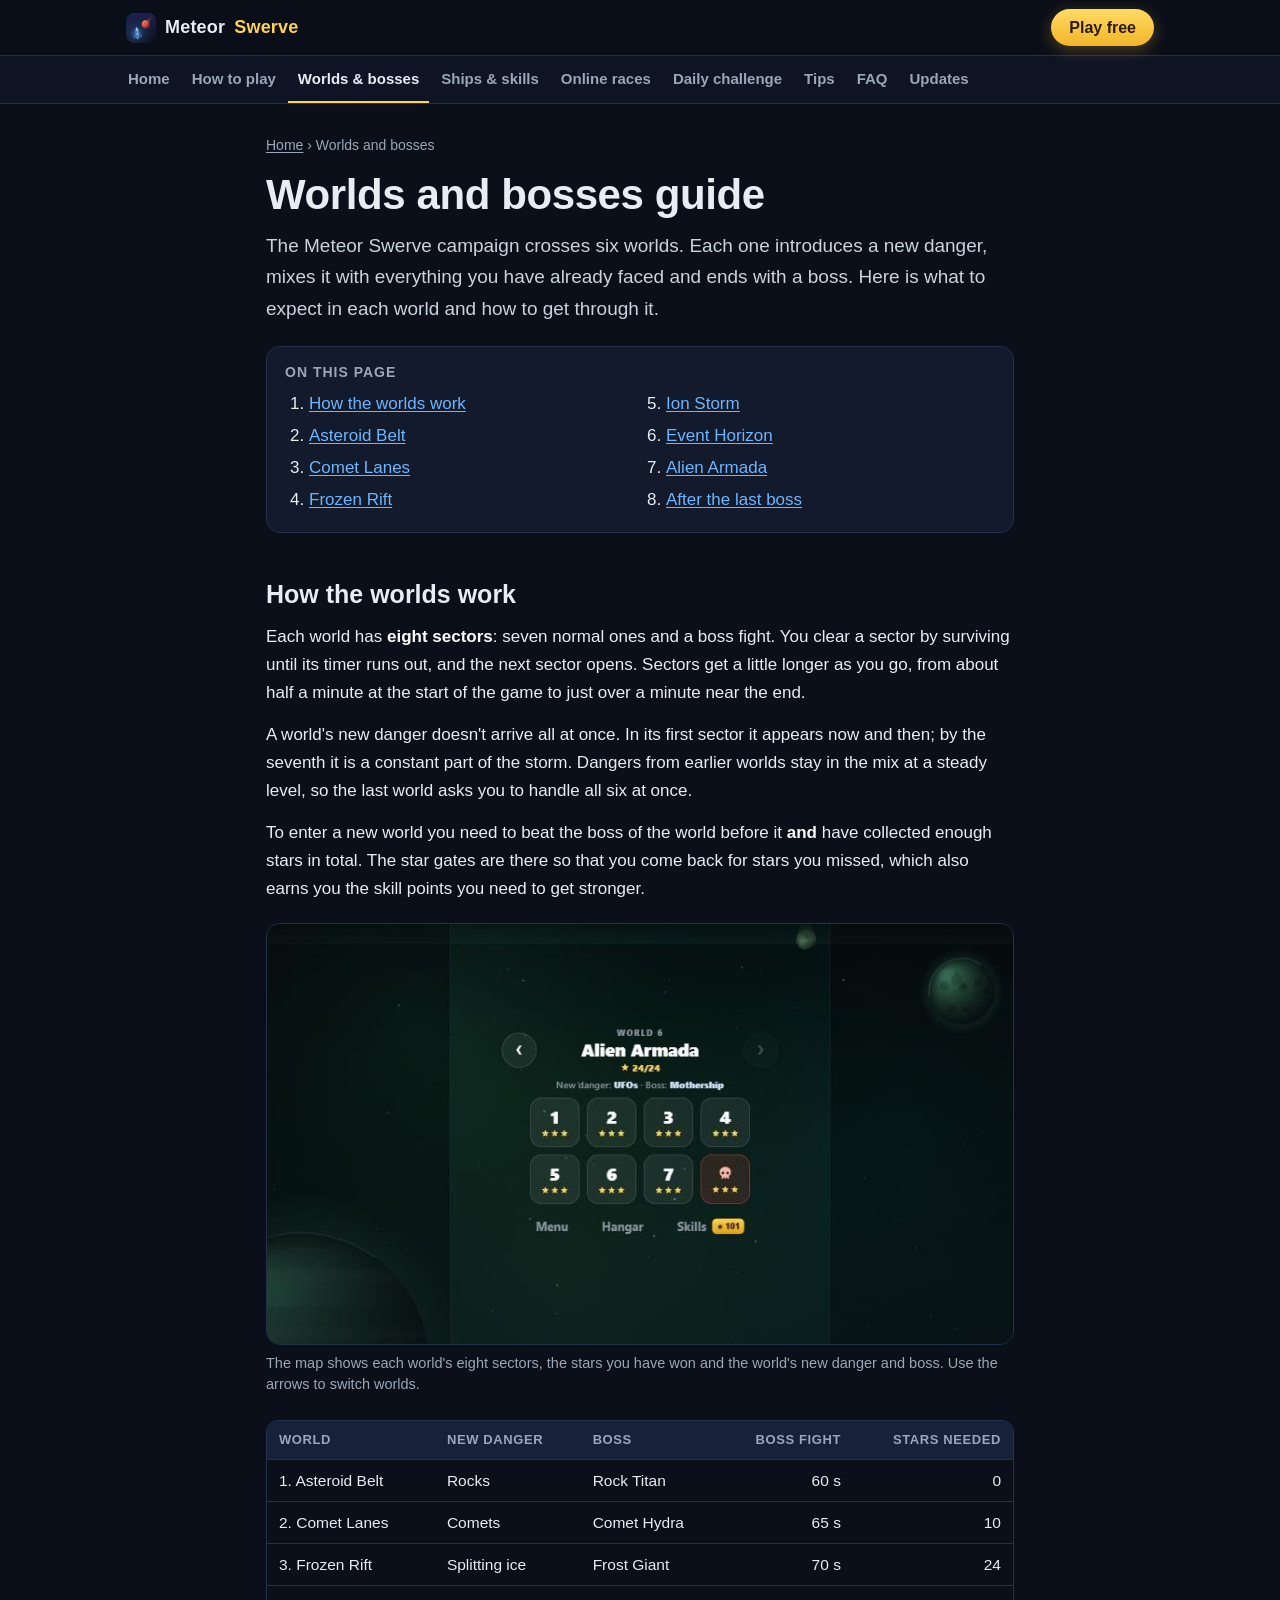
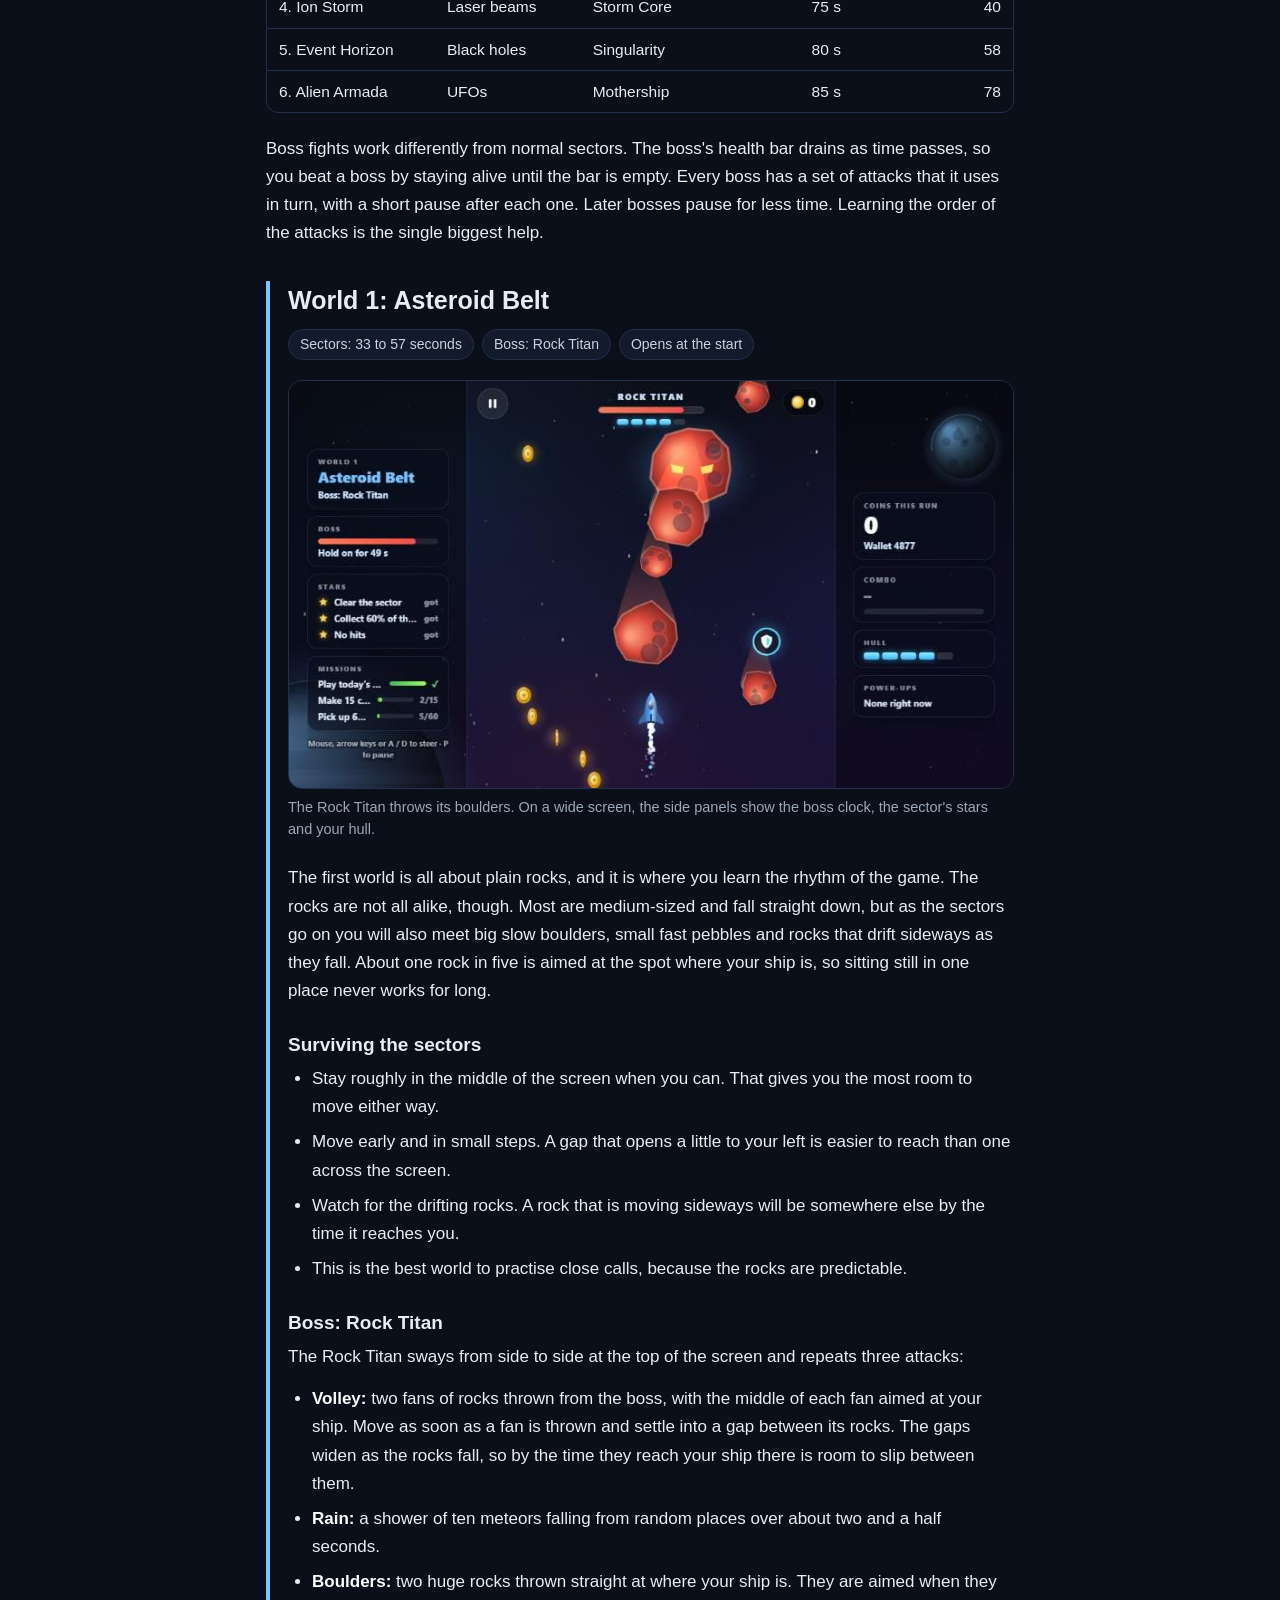
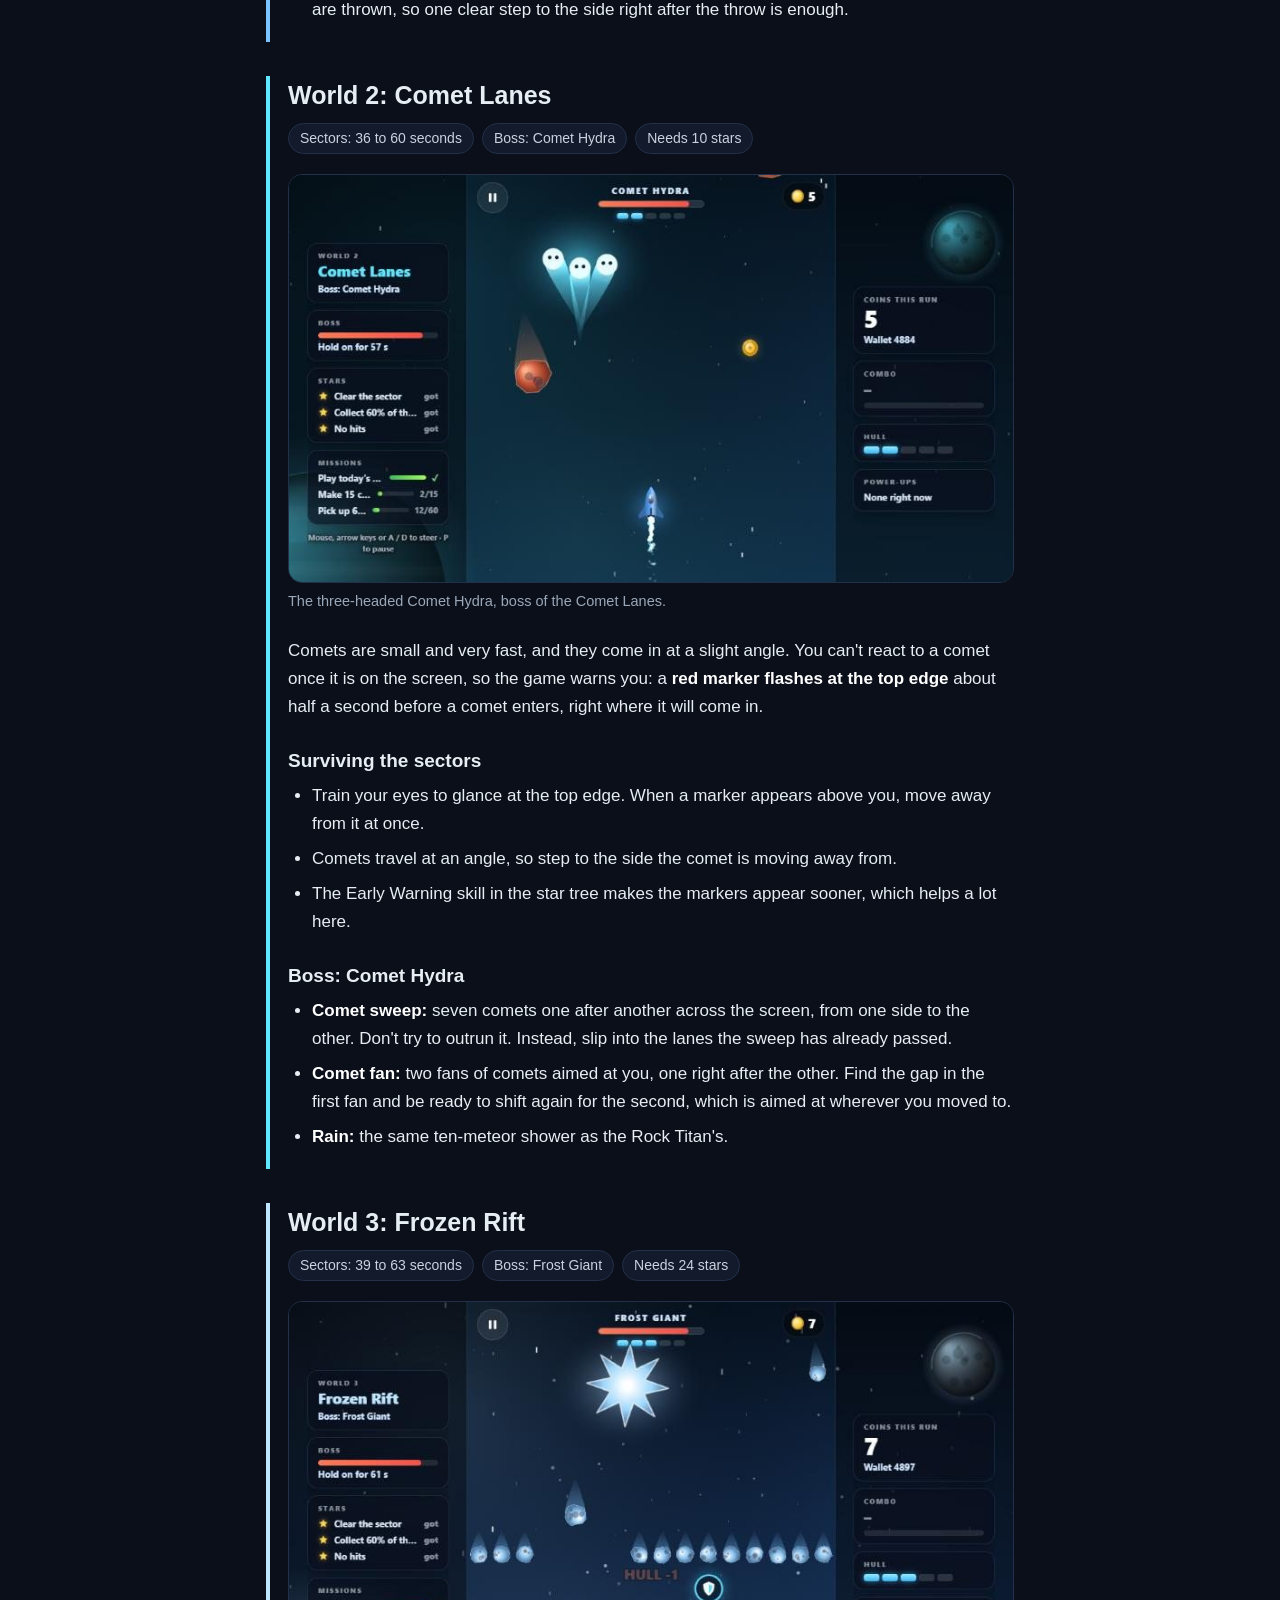
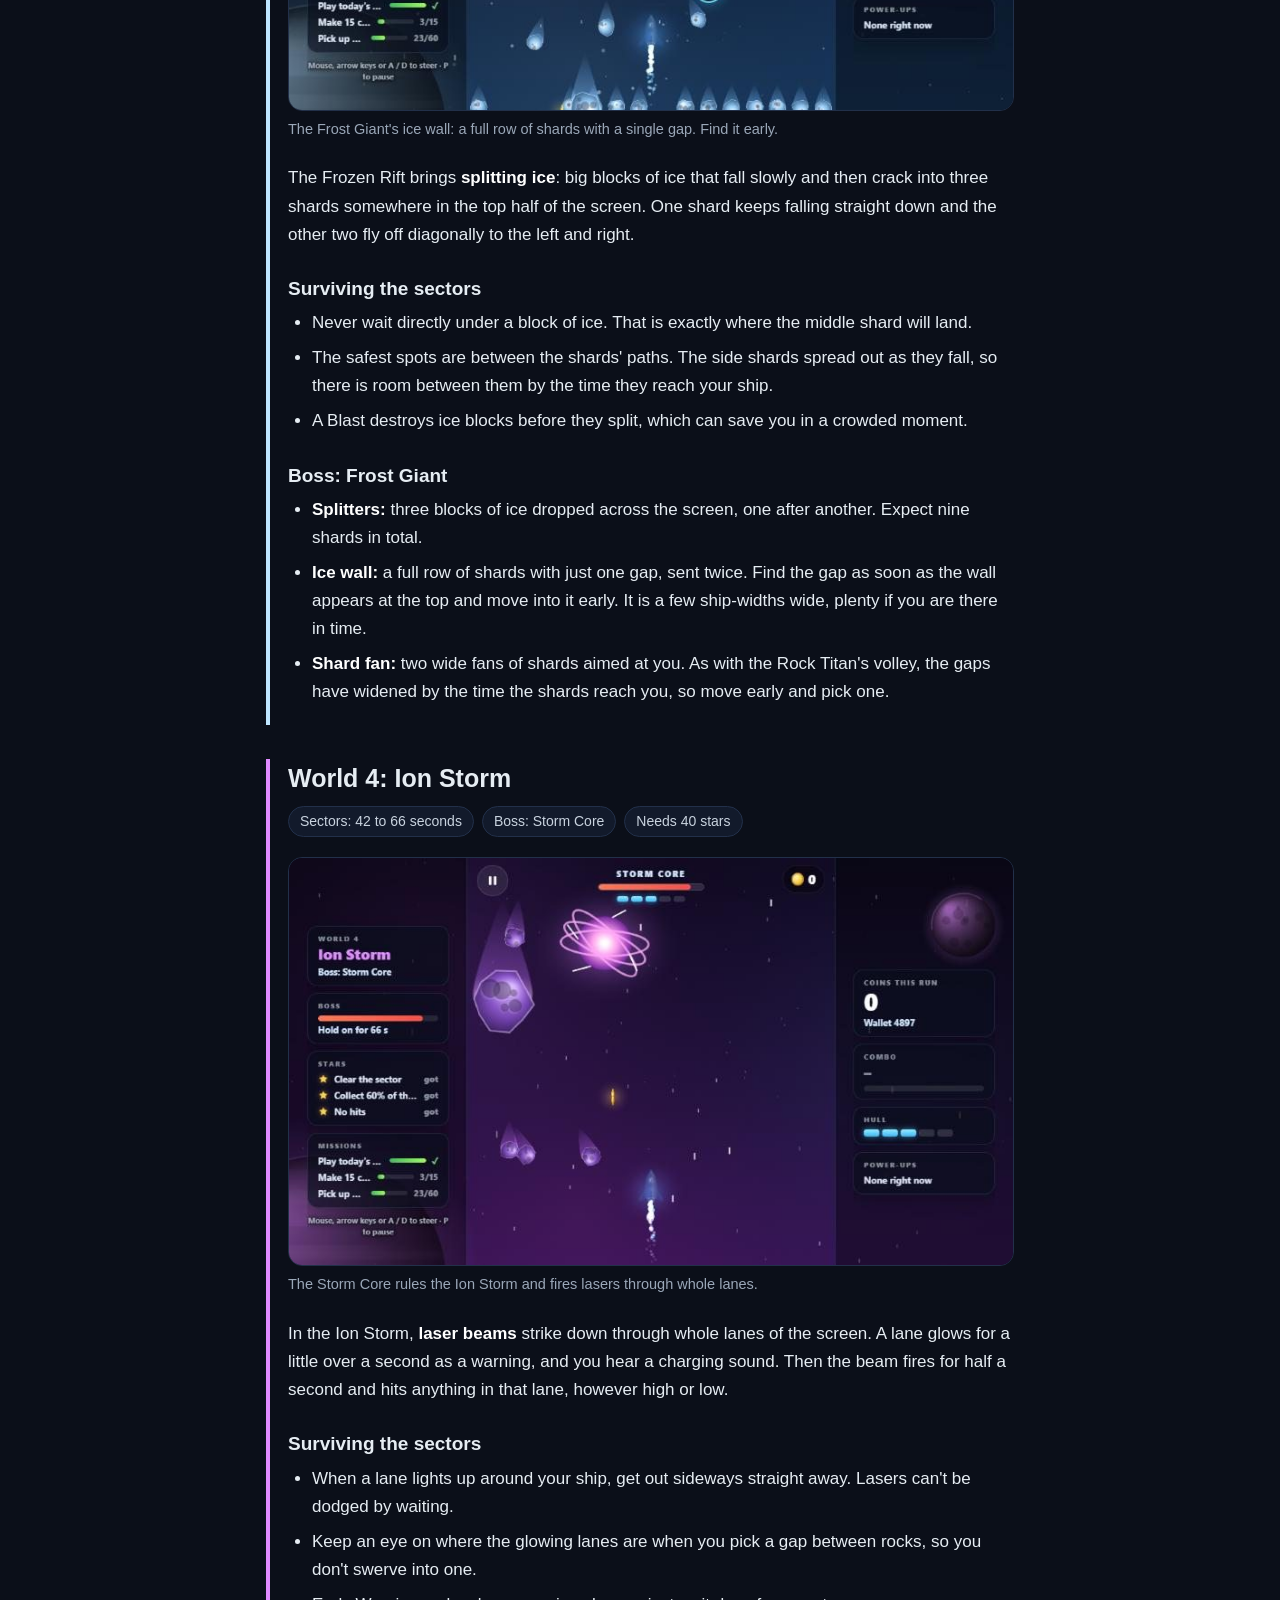
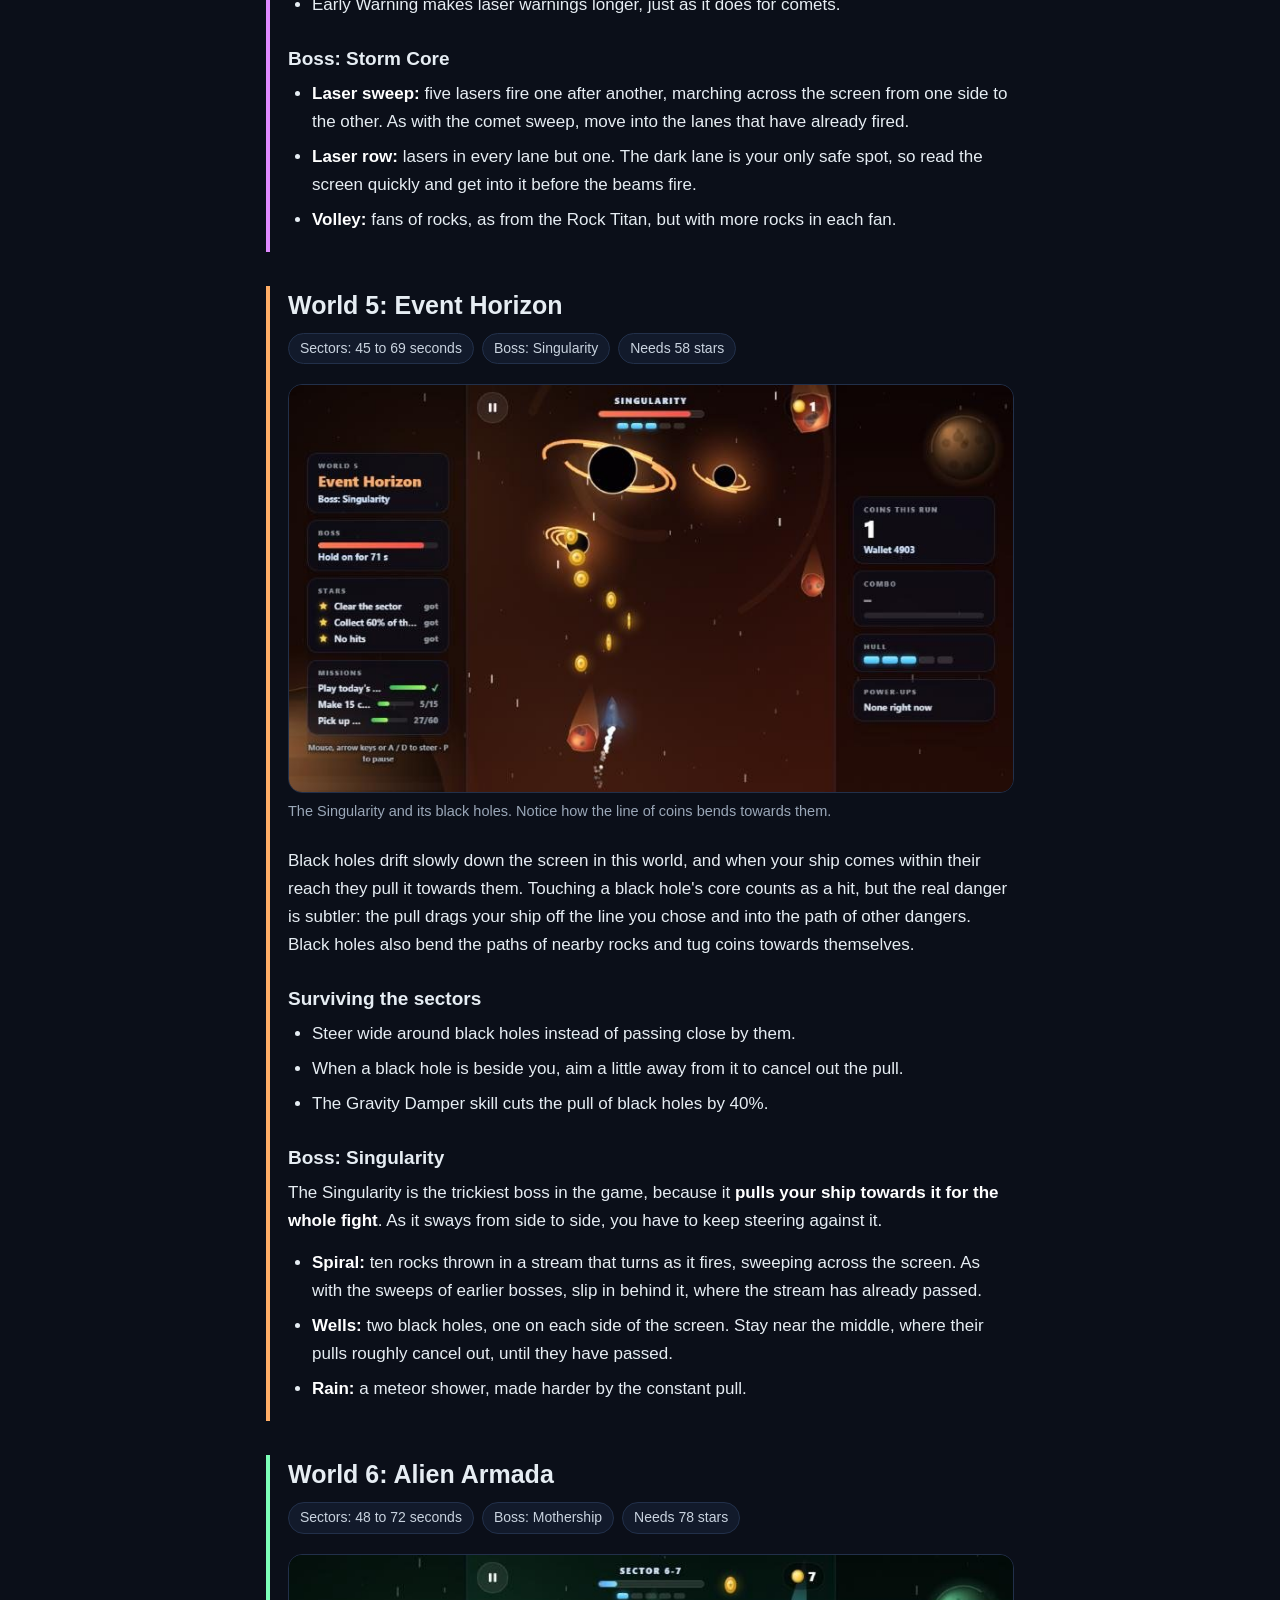
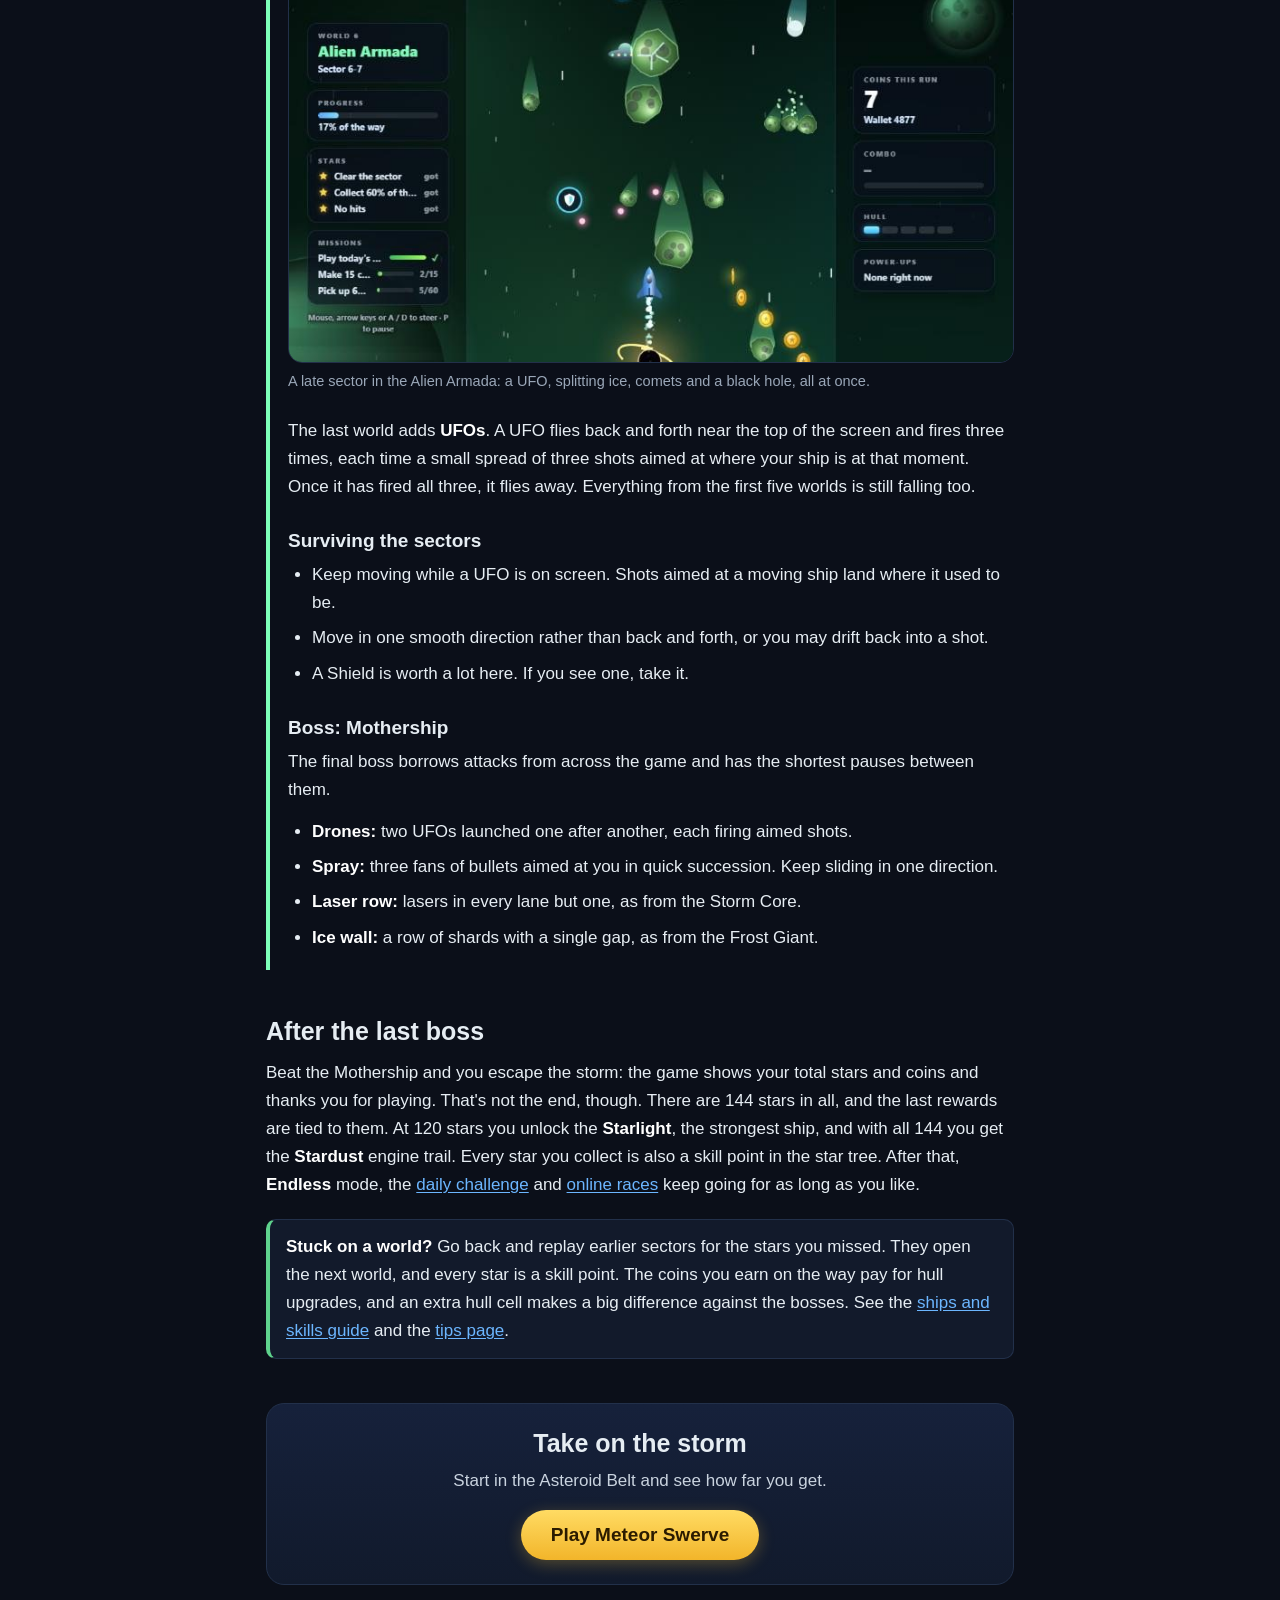
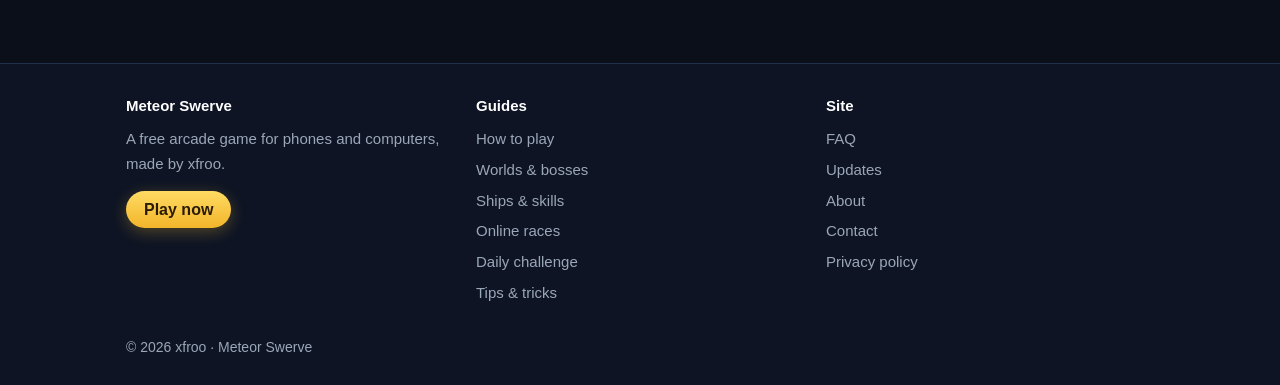
<file: worlds.html>
<!DOCTYPE html>
<html lang="en">
<head>
  <meta charset="UTF-8">
  <meta http-equiv="Content-Security-Policy" content="object-src 'none'; base-uri 'self'; form-action 'none'">
  <meta name="viewport" content="width=device-width, initial-scale=1">
  <meta name="theme-color" content="#0b0f19">
  <title>Meteor Swerve Worlds and Bosses Guide · All 6 Worlds and 48 Sectors</title>
  <meta name="description" content="A guide to every world in Meteor Swerve: the new danger each one adds, how many stars it takes to open, and how to survive the Rock Titan, Comet Hydra, Frost Giant, Storm Core, Singularity and Mothership.">
  <link rel="canonical" href="https://xfroo.github.io/worlds.html">
  <link rel="icon" type="image/svg+xml" href="icon.svg">
  <link rel="apple-touch-icon" href="apple-touch-icon.png">
  <link rel="stylesheet" href="site.css">
  <script async src="https://pagead2.googlesyndication.com/pagead/js/adsbygoogle.js?client=ca-pub-9115547121554320" crossorigin="anonymous"></script>
  <script src="site.js" defer></script>
</head>
<body>
<header class="top"><div class="top-in">
  <a class="brand" href="./"><img src="icon.svg" alt="" width="30" height="30">Meteor <span>Swerve</span></a>
  <a class="btn gold" href="play.html">Play free</a>
</div></header>
<nav class="nav" aria-label="Site"><div class="nav-in">
  <a href="./">Home</a>
  <a href="how-to-play.html">How to play</a>
  <a href="worlds.html" aria-current="page">Worlds &amp; bosses</a>
  <a href="ships.html">Ships &amp; skills</a>
  <a href="online-races.html">Online races</a>
  <a href="daily.html">Daily challenge</a>
  <a href="tips.html">Tips</a>
  <a href="faq.html">FAQ</a>
  <a href="updates.html">Updates</a>
</div></nav>

<main>
  <p class="crumbs"><a href="./">Home</a> › Worlds and bosses</p>
  <h1>Worlds and bosses guide</h1>
  <p class="lead">The Meteor Swerve campaign crosses six worlds. Each one introduces a new danger, mixes it with
    everything you have already faced and ends with a boss. Here is what to expect in each world and how to get through
    it.</p>

  <nav class="toc" aria-label="On this page">
    <b>On this page</b>
    <ol>
      <li><a href="#how">How the worlds work</a></li>
      <li><a href="#asteroid-belt">Asteroid Belt</a></li>
      <li><a href="#comet-lanes">Comet Lanes</a></li>
      <li><a href="#frozen-rift">Frozen Rift</a></li>
      <li><a href="#ion-storm">Ion Storm</a></li>
      <li><a href="#event-horizon">Event Horizon</a></li>
      <li><a href="#alien-armada">Alien Armada</a></li>
      <li><a href="#after">After the last boss</a></li>
    </ol>
  </nav>

  <h2 id="how">How the worlds work</h2>
  <p>Each world has <b>eight sectors</b>: seven normal ones and a boss fight. You clear a sector by surviving until its
    timer runs out, and the next sector opens. Sectors get a little longer as you go, from about half a minute at the
    start of the game to just over a minute near the end.</p>
  <p>A world's new danger doesn't arrive all at once. In its first sector it appears now and then; by the seventh it is a
    constant part of the storm. Dangers from earlier worlds stay in the mix at a steady level, so the last world asks you
    to handle all six at once.</p>
  <p>To enter a new world you need to beat the boss of the world before it <b>and</b> have collected enough stars in
    total. The star gates are there so that you come back for stars you missed, which also earns you the skill points
    you need to get stronger.</p>
  <figure><img src="img/map.jpg" width="800" height="450" loading="lazy"
    alt="The campaign map for World 6, Alien Armada, showing seven numbered sectors and a boss sector, each with three stars">
    <figcaption>The map shows each world's eight sectors, the stars you have won and the world's new danger and boss.
      Use the arrows to switch worlds.</figcaption></figure>
  <div class="table-wrap">
    <table>
      <thead><tr><th>World</th><th>New danger</th><th>Boss</th><th class="num">Boss fight</th><th class="num">Stars needed</th></tr></thead>
      <tbody>
        <tr><td>1. Asteroid Belt</td><td>Rocks</td><td>Rock Titan</td><td class="num">60 s</td><td class="num">0</td></tr>
        <tr><td>2. Comet Lanes</td><td>Comets</td><td>Comet Hydra</td><td class="num">65 s</td><td class="num">10</td></tr>
        <tr><td>3. Frozen Rift</td><td>Splitting ice</td><td>Frost Giant</td><td class="num">70 s</td><td class="num">24</td></tr>
        <tr><td>4. Ion Storm</td><td>Laser beams</td><td>Storm Core</td><td class="num">75 s</td><td class="num">40</td></tr>
        <tr><td>5. Event Horizon</td><td>Black holes</td><td>Singularity</td><td class="num">80 s</td><td class="num">58</td></tr>
        <tr><td>6. Alien Armada</td><td>UFOs</td><td>Mothership</td><td class="num">85 s</td><td class="num">78</td></tr>
      </tbody>
    </table>
  </div>
  <p>Boss fights work differently from normal sectors. The boss's health bar drains as time passes, so you beat a boss
    by staying alive until the bar is empty. Every boss has a set of attacks that it uses in turn, with a short pause
    after each one. Later bosses pause for less time. Learning the order of the attacks is the single biggest help.</p>

  <section class="world" id="asteroid-belt" style="--c: #7cc4ff">
    <h2>World 1: Asteroid Belt</h2>
    <ul class="facts"><li>Sectors: 33 to 57 seconds</li><li>Boss: Rock Titan</li><li>Opens at the start</li></ul>
    <figure><img src="img/world-1-rock-titan.jpg" width="800" height="450" loading="lazy"
      alt="The Rock Titan boss at the top of the screen throwing big red boulders towards the player's ship">
      <figcaption>The Rock Titan throws its boulders. On a wide screen, the side panels show the boss clock, the
        sector's stars and your hull.</figcaption></figure>
    <p>The first world is all about plain rocks, and it is where you learn the rhythm of the game. The rocks are not all
      alike, though. Most are medium-sized and fall straight down, but as the sectors go on you will also meet big slow
      boulders, small fast pebbles and rocks that drift sideways as they fall. About one rock in five is aimed at the
      spot where your ship is, so sitting still in one place never works for long.</p>
    <h3>Surviving the sectors</h3>
    <ul>
      <li>Stay roughly in the middle of the screen when you can. That gives you the most room to move either way.</li>
      <li>Move early and in small steps. A gap that opens a little to your left is easier to reach than one across the
        screen.</li>
      <li>Watch for the drifting rocks. A rock that is moving sideways will be somewhere else by the time it reaches you.</li>
      <li>This is the best world to practise close calls, because the rocks are predictable.</li>
    </ul>
    <h3>Boss: Rock Titan</h3>
    <p>The Rock Titan sways from side to side at the top of the screen and repeats three attacks:</p>
    <ul>
      <li><b>Volley:</b> two fans of rocks thrown from the boss, with the middle of each fan aimed at your ship. Move as
        soon as a fan is thrown and settle into a gap between its rocks. The gaps widen as the rocks fall, so by the
        time they reach your ship there is room to slip between them.</li>
      <li><b>Rain:</b> a shower of ten meteors falling from random places over about two and a half seconds.</li>
      <li><b>Boulders:</b> two huge rocks thrown straight at where your ship is. They are aimed when they are thrown, so
        one clear step to the side right after the throw is enough.</li>
    </ul>
  </section>

  <section class="world" id="comet-lanes" style="--c: #5ee7ff">
    <h2>World 2: Comet Lanes</h2>
    <ul class="facts"><li>Sectors: 36 to 60 seconds</li><li>Boss: Comet Hydra</li><li>Needs 10 stars</li></ul>
    <figure><img src="img/world-2-comet-hydra.jpg" width="800" height="450" loading="lazy"
      alt="The three-headed Comet Hydra boss glowing blue at the top of the screen above the player's ship">
      <figcaption>The three-headed Comet Hydra, boss of the Comet Lanes.</figcaption></figure>
    <p>Comets are small and very fast, and they come in at a slight angle. You can't react to a comet once it is on the
      screen, so the game warns you: a <b>red marker flashes at the top edge</b> about half a second before a comet
      enters, right where it will come in.</p>
    <h3>Surviving the sectors</h3>
    <ul>
      <li>Train your eyes to glance at the top edge. When a marker appears above you, move away from it at once.</li>
      <li>Comets travel at an angle, so step to the side the comet is moving away from.</li>
      <li>The Early Warning skill in the star tree makes the markers appear sooner, which helps a lot here.</li>
    </ul>
    <h3>Boss: Comet Hydra</h3>
    <ul>
      <li><b>Comet sweep:</b> seven comets one after another across the screen, from one side to the other. Don't try to
        outrun it. Instead, slip into the lanes the sweep has already passed.</li>
      <li><b>Comet fan:</b> two fans of comets aimed at you, one right after the other. Find the gap in the first fan and
        be ready to shift again for the second, which is aimed at wherever you moved to.</li>
      <li><b>Rain:</b> the same ten-meteor shower as the Rock Titan's.</li>
    </ul>
  </section>

  <section class="world" id="frozen-rift" style="--c: #bfe6ff">
    <h2>World 3: Frozen Rift</h2>
    <ul class="facts"><li>Sectors: 39 to 63 seconds</li><li>Boss: Frost Giant</li><li>Needs 24 stars</li></ul>
    <figure><img src="img/world-3-frost-giant.jpg" width="800" height="450" loading="lazy"
      alt="The Frost Giant boss sending a wall of ice shards across the screen, with one gap to fly through">
      <figcaption>The Frost Giant's ice wall: a full row of shards with a single gap. Find it early.</figcaption></figure>
    <p>The Frozen Rift brings <b>splitting ice</b>: big blocks of ice that fall slowly and then crack into three shards
      somewhere in the top half of the screen. One shard keeps falling straight down and the other two fly off
      diagonally to the left and right.</p>
    <h3>Surviving the sectors</h3>
    <ul>
      <li>Never wait directly under a block of ice. That is exactly where the middle shard will land.</li>
      <li>The safest spots are between the shards' paths. The side shards spread out as they fall, so there is room
        between them by the time they reach your ship.</li>
      <li>A Blast destroys ice blocks before they split, which can save you in a crowded moment.</li>
    </ul>
    <h3>Boss: Frost Giant</h3>
    <ul>
      <li><b>Splitters:</b> three blocks of ice dropped across the screen, one after another. Expect nine shards in total.</li>
      <li><b>Ice wall:</b> a full row of shards with just one gap, sent twice. Find the gap as soon as the wall appears at
        the top and move into it early. It is a few ship-widths wide, plenty if you are there in time.</li>
      <li><b>Shard fan:</b> two wide fans of shards aimed at you. As with the Rock Titan's volley, the gaps have widened
        by the time the shards reach you, so move early and pick one.</li>
    </ul>
  </section>

  <section class="world" id="ion-storm" style="--c: #e08bff">
    <h2>World 4: Ion Storm</h2>
    <ul class="facts"><li>Sectors: 42 to 66 seconds</li><li>Boss: Storm Core</li><li>Needs 40 stars</li></ul>
    <figure><img src="img/world-4-storm-core.jpg" width="800" height="450" loading="lazy"
      alt="The Storm Core boss, a glowing purple orb with rings, above purple crystal rocks in the Ion Storm">
      <figcaption>The Storm Core rules the Ion Storm and fires lasers through whole lanes.</figcaption></figure>
    <p>In the Ion Storm, <b>laser beams</b> strike down through whole lanes of the screen. A lane glows for a little over
      a second as a warning, and you hear a charging sound. Then the beam fires for half a second and hits anything in
      that lane, however high or low.</p>
    <h3>Surviving the sectors</h3>
    <ul>
      <li>When a lane lights up around your ship, get out sideways straight away. Lasers can't be dodged by waiting.</li>
      <li>Keep an eye on where the glowing lanes are when you pick a gap between rocks, so you don't swerve into one.</li>
      <li>Early Warning makes laser warnings longer, just as it does for comets.</li>
    </ul>
    <h3>Boss: Storm Core</h3>
    <ul>
      <li><b>Laser sweep:</b> five lasers fire one after another, marching across the screen from one side to the other.
        As with the comet sweep, move into the lanes that have already fired.</li>
      <li><b>Laser row:</b> lasers in every lane but one. The dark lane is your only safe spot, so read the screen quickly
        and get into it before the beams fire.</li>
      <li><b>Volley:</b> fans of rocks, as from the Rock Titan, but with more rocks in each fan.</li>
    </ul>
  </section>

  <section class="world" id="event-horizon" style="--c: #ffad66">
    <h2>World 5: Event Horizon</h2>
    <ul class="facts"><li>Sectors: 45 to 69 seconds</li><li>Boss: Singularity</li><li>Needs 58 stars</li></ul>
    <figure><img src="img/world-5-singularity.jpg" width="800" height="450" loading="lazy"
      alt="The Singularity boss and its black holes bending a line of coins, while the player's ship is pulled sideways">
      <figcaption>The Singularity and its black holes. Notice how the line of coins bends towards them.</figcaption></figure>
    <p>Black holes drift slowly down the screen in this world, and when your ship comes within their reach they pull it
      towards them. Touching a black hole's core counts as a hit, but the real danger is subtler: the pull drags your
      ship off the line you chose and into the path of other dangers. Black holes also bend the paths of nearby rocks
      and tug coins towards themselves.</p>
    <h3>Surviving the sectors</h3>
    <ul>
      <li>Steer wide around black holes instead of passing close by them.</li>
      <li>When a black hole is beside you, aim a little away from it to cancel out the pull.</li>
      <li>The Gravity Damper skill cuts the pull of black holes by 40%.</li>
    </ul>
    <h3>Boss: Singularity</h3>
    <p>The Singularity is the trickiest boss in the game, because it <b>pulls your ship towards it for the whole
      fight</b>. As it sways from side to side, you have to keep steering against it.</p>
    <ul>
      <li><b>Spiral:</b> ten rocks thrown in a stream that turns as it fires, sweeping across the screen. As with the
        sweeps of earlier bosses, slip in behind it, where the stream has already passed.</li>
      <li><b>Wells:</b> two black holes, one on each side of the screen. Stay near the middle, where their pulls roughly
        cancel out, until they have passed.</li>
      <li><b>Rain:</b> a meteor shower, made harder by the constant pull.</li>
    </ul>
  </section>

  <section class="world" id="alien-armada" style="--c: #7dffb8">
    <h2>World 6: Alien Armada</h2>
    <ul class="facts"><li>Sectors: 48 to 72 seconds</li><li>Boss: Mothership</li><li>Needs 78 stars</li></ul>
    <figure><img src="img/world-6-alien-armada.jpg" width="800" height="450" loading="lazy"
      alt="A sector in the Alien Armada with a UFO firing, splitting ice, comets, coins and a black hole at the bottom of the screen">
      <figcaption>A late sector in the Alien Armada: a UFO, splitting ice, comets and a black hole, all at once.</figcaption></figure>
    <p>The last world adds <b>UFOs</b>. A UFO flies back and forth near the top of the screen and fires three times,
      each time a small spread of three shots aimed at where your ship is at that moment. Once it has fired all three, it
      flies away. Everything from the first five worlds is still falling too.</p>
    <h3>Surviving the sectors</h3>
    <ul>
      <li>Keep moving while a UFO is on screen. Shots aimed at a moving ship land where it used to be.</li>
      <li>Move in one smooth direction rather than back and forth, or you may drift back into a shot.</li>
      <li>A Shield is worth a lot here. If you see one, take it.</li>
    </ul>
    <h3>Boss: Mothership</h3>
    <p>The final boss borrows attacks from across the game and has the shortest pauses between them.</p>
    <ul>
      <li><b>Drones:</b> two UFOs launched one after another, each firing aimed shots.</li>
      <li><b>Spray:</b> three fans of bullets aimed at you in quick succession. Keep sliding in one direction.</li>
      <li><b>Laser row:</b> lasers in every lane but one, as from the Storm Core.</li>
      <li><b>Ice wall:</b> a row of shards with a single gap, as from the Frost Giant.</li>
    </ul>
  </section>

  <h2 id="after">After the last boss</h2>
  <p>Beat the Mothership and you escape the storm: the game shows your total stars and coins and thanks you for
    playing. That's not the end, though. There are 144 stars in all, and the last rewards are tied to them. At 120 stars
    you unlock the <b>Starlight</b>, the strongest ship, and with all 144 you get the <b>Stardust</b> engine trail. Every
    star you collect is also a skill point in the star tree. After that, <b>Endless</b> mode, the
    <a href="daily.html">daily challenge</a> and <a href="online-races.html">online races</a> keep going for as long as
    you like.</p>

  <div class="note tip"><p><b>Stuck on a world?</b> Go back and replay earlier sectors for the stars you missed. They
    open the next world, and every star is a skill point. The coins you earn on the way pay for hull upgrades, and an
    extra hull cell makes a big difference against the bosses. See the
    <a href="ships.html">ships and skills guide</a> and the <a href="tips.html">tips page</a>.</p></div>

  <div class="end-cta">
    <h2>Take on the storm</h2>
    <p>Start in the Asteroid Belt and see how far you get.</p>
    <a class="btn gold big" href="play.html">Play Meteor Swerve</a>
  </div>
</main>

<footer class="foot"><div class="foot-in">
  <div class="foot-cols">
    <div><b>Meteor Swerve</b><p>A free arcade game for phones and computers, made by xfroo.</p><a class="btn gold" href="play.html">Play now</a></div>
    <div><b>Guides</b><a href="how-to-play.html">How to play</a><a href="worlds.html">Worlds &amp; bosses</a><a href="ships.html">Ships &amp; skills</a><a href="online-races.html">Online races</a><a href="daily.html">Daily challenge</a><a href="tips.html">Tips &amp; tricks</a></div>
    <div><b>Site</b><a href="faq.html">FAQ</a><a href="updates.html">Updates</a><a href="about.html">About</a><a href="about.html#contact">Contact</a><a href="privacy.html">Privacy policy</a></div>
  </div>
  <p class="copy">© 2026 xfroo · Meteor Swerve</p>
</div></footer>
</body>
</html>
</file>
<file: site.css>
/* Shared look of the website pages (the game itself is play.html and has its own styles) */
:root {
  --bg: #0b0f19; --bg2: #0e1424; --panel: #121a2b; --panel2: #17213a; --line: #22304a;
  --text: #e6edf3; --soft: #c9d3df; --muted: #9aa7b8; --accent: #6cb6ff; --gold: #ffd34d; --red: #ff7a5c; --green: #5fd38d;
  color-scheme: dark;
}
* { box-sizing: border-box; }
html { -webkit-text-size-adjust: 100%; scroll-padding-top: 76px; }
body { margin: 0; background: var(--bg); color: var(--text); font: 17px/1.65 -apple-system, BlinkMacSystemFont, "Segoe UI", Roboto, Helvetica, Arial, sans-serif; }
a { color: var(--accent); text-underline-offset: 2px; }
a:hover { color: #a3d2ff; }
img { max-width: 100%; height: auto; display: block; }
b, strong { color: #fff; }

/* Top bar and navigation */
.top { position: sticky; top: 0; z-index: 10; background: rgba(11, 15, 25, .94); border-bottom: 1px solid var(--line); backdrop-filter: blur(8px); -webkit-backdrop-filter: blur(8px); }
.top-in { max-width: 1060px; margin: 0 auto; padding: 9px 16px; display: flex; align-items: center; gap: 12px; }
.brand { display: flex; align-items: center; gap: 9px; margin-right: auto; color: var(--text); text-decoration: none; font-weight: 800; font-size: 18px; letter-spacing: .2px; }
.brand img { width: 30px; height: 30px; border-radius: 8px; }
.brand span { color: var(--gold); }
.brand:hover { color: #fff; }
.nav { background: var(--bg2); border-bottom: 1px solid var(--line); }
.nav-in { max-width: 1060px; margin: 0 auto; padding: 0 8px; display: flex; gap: 2px; overflow-x: auto; scrollbar-width: none; }
.nav-in::-webkit-scrollbar { display: none; }
.nav a { flex: none; padding: 11px 10px 9px; border-bottom: 2px solid transparent; color: var(--muted); text-decoration: none; font-weight: 700; font-size: 15px; }
.nav a:hover { color: var(--text); }
.nav a[aria-current="page"] { color: var(--text); border-bottom-color: var(--gold); }

/* Buttons */
.btn { display: inline-flex; align-items: center; justify-content: center; gap: 8px; padding: 9px 18px; border-radius: 999px; border: 0;
  background: linear-gradient(180deg, #3d8ff8, #2c6ddc); color: #fff; text-decoration: none; font-weight: 800; font-size: 16px; line-height: 1.2;
  box-shadow: 0 4px 14px rgba(47, 129, 247, .3); }
.btn:hover { color: #fff; filter: brightness(1.1); }
.btn.gold { background: linear-gradient(180deg, #ffdb63, #f2b52a); color: #2b1b00; box-shadow: 0 4px 16px rgba(255, 196, 50, .28); }
.btn.gold:hover { color: #2b1b00; }
.btn.ghost { background: transparent; color: var(--text); border: 1px solid #33466a; box-shadow: none; }
.btn.big { padding: 14px 30px; font-size: 19px; }
.btn svg { width: 18px; height: 18px; fill: currentColor; }

/* Page body */
main { max-width: 780px; margin: 0 auto; padding: 30px 16px 48px; }
main.wide { max-width: 1060px; }
.narrow { max-width: 780px; }
h1 { margin: 0 0 12px; font-size: clamp(30px, 6vw, 42px); line-height: 1.12; letter-spacing: -.4px; }
h2 { margin: 46px 0 12px; font-size: 25px; line-height: 1.25; }
h3 { margin: 28px 0 8px; font-size: 19px; line-height: 1.3; }
p, ul, ol { margin: 0 0 14px; }
ul, ol { padding-left: 24px; }
li { margin-bottom: 7px; }
.lead { font-size: 19px; color: var(--soft); }
.muted { color: var(--muted); }
.kicker { display: inline-block; margin-bottom: 8px; color: var(--gold); font-size: 13px; font-weight: 800; letter-spacing: 1.3px; text-transform: uppercase; }
.crumbs { margin: 0 0 14px; font-size: 14px; color: var(--muted); }
.crumbs a { color: var(--muted); }
.meta { margin: -4px 0 22px; font-size: 14px; color: var(--muted); }
kbd { display: inline-block; min-width: 24px; padding: 1px 7px; border: 1px solid #3a4d70; border-bottom-width: 3px; border-radius: 6px; background: var(--panel2);
  color: #fff; font: 700 14px/1.5 ui-monospace, Consolas, monospace; text-align: center; }

/* On-this-page box */
.toc { margin: 22px 0 8px; padding: 14px 18px; background: var(--panel); border: 1px solid var(--line); border-radius: 14px; }
.toc b { display: block; margin-bottom: 6px; font-size: 14px; color: var(--muted); text-transform: uppercase; letter-spacing: 1px; }
.toc ol { margin: 0; columns: 2 220px; column-gap: 28px; }
.toc li { margin-bottom: 4px; break-inside: avoid; }

/* Cards and notes */
.cards { display: grid; grid-template-columns: repeat(auto-fill, minmax(230px, 1fr)); gap: 12px; margin: 16px 0 22px; }
.card { padding: 16px 16px 15px; background: var(--panel); border: 1px solid var(--line); border-radius: 14px; }
.card h3 { margin: 0 0 6px; font-size: 17px; }
.card p { margin: 0; color: var(--muted); font-size: 15.5px; line-height: 1.55; }
a.card { display: block; color: inherit; text-decoration: none; transition: border-color .15s, transform .15s; }
a.card:hover { border-color: #41608f; transform: translateY(-2px); }
a.card h3 { color: var(--accent); }
.card .tag { display: inline-block; margin-bottom: 6px; color: var(--gold); font-size: 12px; font-weight: 800; letter-spacing: 1px; text-transform: uppercase; }
.note { margin: 20px 0; padding: 13px 16px; background: var(--panel); border: 1px solid var(--line); border-left: 4px solid var(--gold); border-radius: 10px; }
.note p:last-child, .note ul:last-child { margin-bottom: 0; }
.note.tip { border-left-color: var(--green); }

/* Tables */
.table-wrap { margin: 14px 0 22px; overflow-x: auto; border: 1px solid var(--line); border-radius: 12px; }
table { width: 100%; border-collapse: collapse; font-size: 15.5px; line-height: 1.5; }
th, td { padding: 9px 12px; border-bottom: 1px solid var(--line); text-align: left; vertical-align: top; }
th { background: var(--panel2); color: var(--muted); font-size: 13px; letter-spacing: .6px; text-transform: uppercase; white-space: nowrap; }
tr:last-child td { border-bottom: 0; }
td.num, th.num { text-align: right; white-space: nowrap; }

/* Figures */
figure { margin: 20px 0 24px; }
figure img { width: 100%; border-radius: 14px; border: 1px solid var(--line); }
figcaption { margin-top: 8px; color: var(--muted); font-size: 14.5px; line-height: 1.5; }
.shots { display: grid; grid-template-columns: repeat(auto-fit, minmax(280px, 1fr)); gap: 14px; margin: 16px 0 24px; }
.shots figure { margin: 0; }

/* World sections in the worlds guide */
.world { margin: 34px 0; padding: 4px 0 4px 18px; border-left: 4px solid var(--c, var(--accent)); }
.world h2 { margin-top: 0; }
.world .facts { display: flex; flex-wrap: wrap; gap: 8px; margin: 0 0 14px; padding: 0; list-style: none; }
.world .facts li { margin: 0; padding: 3px 11px; background: var(--panel); border: 1px solid var(--line); border-radius: 999px; font-size: 14px; color: var(--soft); }

/* Home page */
.hero { display: grid; grid-template-columns: 1fr; gap: 26px; align-items: center; margin: 4px 0 10px; }
@media (min-width: 900px) { .hero { grid-template-columns: 1fr 1.08fr; gap: 40px; } }
.hero h1 { font-size: clamp(38px, 8vw, 58px); text-transform: uppercase; letter-spacing: 0; line-height: 1.02; }
.hero h1 .t1 { color: #e3f0ff; }
.hero h1 .t2 { color: #ff8166; }
.hero .cta { display: flex; flex-wrap: wrap; gap: 10px; margin: 20px 0 16px; }
.hero-img img { border-radius: 18px; border: 1px solid var(--line); box-shadow: 0 18px 50px rgba(0, 0, 0, .45); }
.chips { display: flex; flex-wrap: wrap; gap: 8px; margin: 0; padding: 0; list-style: none; }
.chips li { margin: 0; padding: 4px 12px; background: var(--panel); border: 1px solid var(--line); border-radius: 999px; font-size: 14px; color: var(--soft); }
.qa { margin: 0 0 18px; }
.qa h3 { margin: 0 0 4px; font-size: 17px; }
.qa p { margin: 0; color: var(--soft); }
.end-cta { margin: 44px 0 0; padding: 24px 20px; text-align: center; background: linear-gradient(180deg, #16213b, #111a2c); border: 1px solid var(--line); border-radius: 18px; }
.end-cta h2 { margin: 0 0 8px; }
.end-cta p { color: var(--soft); }

/* FAQ */
details.faq { margin: 0 0 10px; background: var(--panel); border: 1px solid var(--line); border-radius: 12px; }
details.faq summary { padding: 13px 16px; cursor: pointer; font-weight: 700; color: #fff; list-style-position: outside; }
details.faq[open] summary { border-bottom: 1px solid var(--line); }
details.faq > div { padding: 12px 16px 4px; color: var(--soft); }

/* Update history */
.release { margin: 0 0 26px; padding: 16px 18px 4px; background: var(--panel); border: 1px solid var(--line); border-radius: 14px; }
.release h2 { margin: 0 0 2px; font-size: 21px; }
.release .date { margin: 0 0 10px; color: var(--muted); font-size: 14px; }

/* Footer */
.foot { margin-top: 30px; background: var(--bg2); border-top: 1px solid var(--line); font-size: 15px; }
.foot-in { max-width: 1060px; margin: 0 auto; padding: 30px 16px 26px; }
.foot-cols { display: grid; grid-template-columns: repeat(auto-fit, minmax(180px, 1fr)); gap: 22px; }
.foot-cols b { display: block; margin-bottom: 8px; }
.foot-cols a { display: block; margin-bottom: 6px; color: var(--muted); text-decoration: none; }
.foot-cols a:hover { color: var(--text); }
.foot-cols a.btn { display: inline-flex; margin-top: 4px; color: #2b1b00; }
.foot-cols p { margin: 0 0 10px; color: var(--muted); }
.copy { margin: 24px 0 0; color: var(--muted); font-size: 14px; }
</file>
